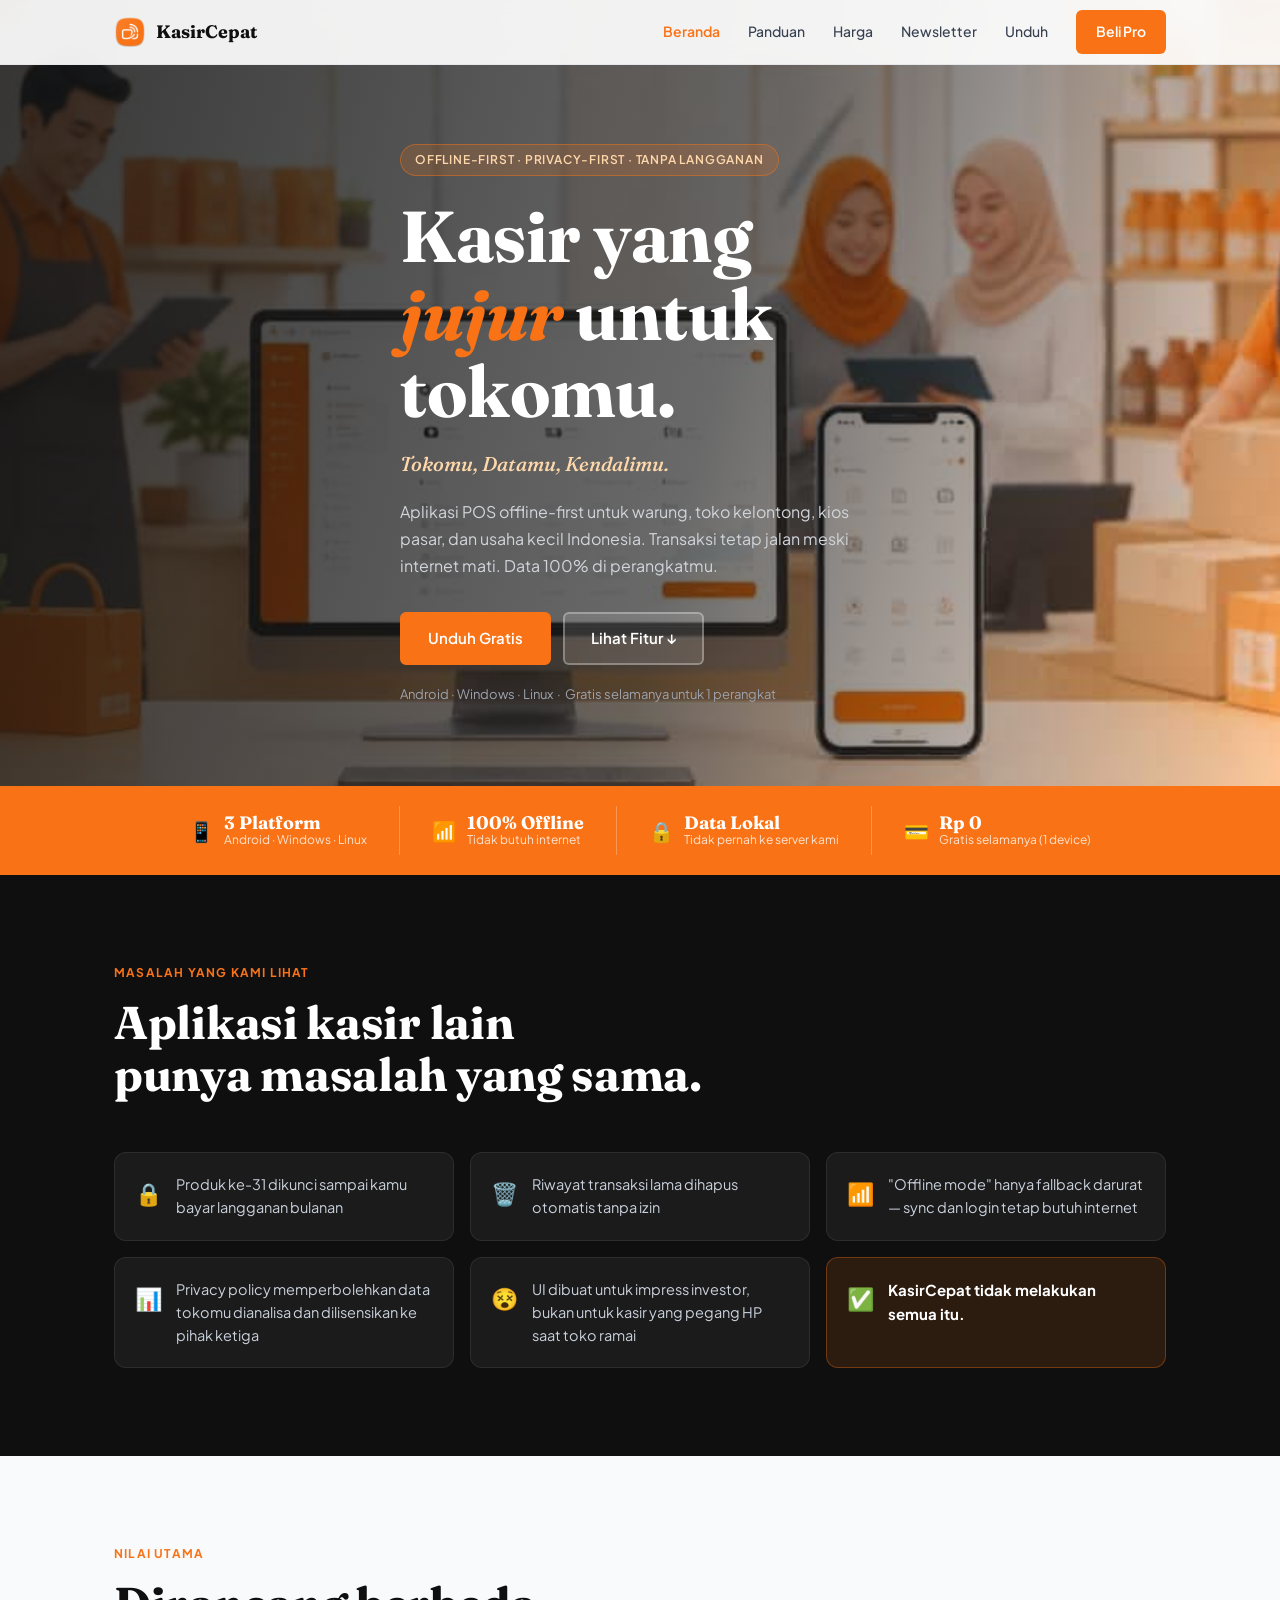
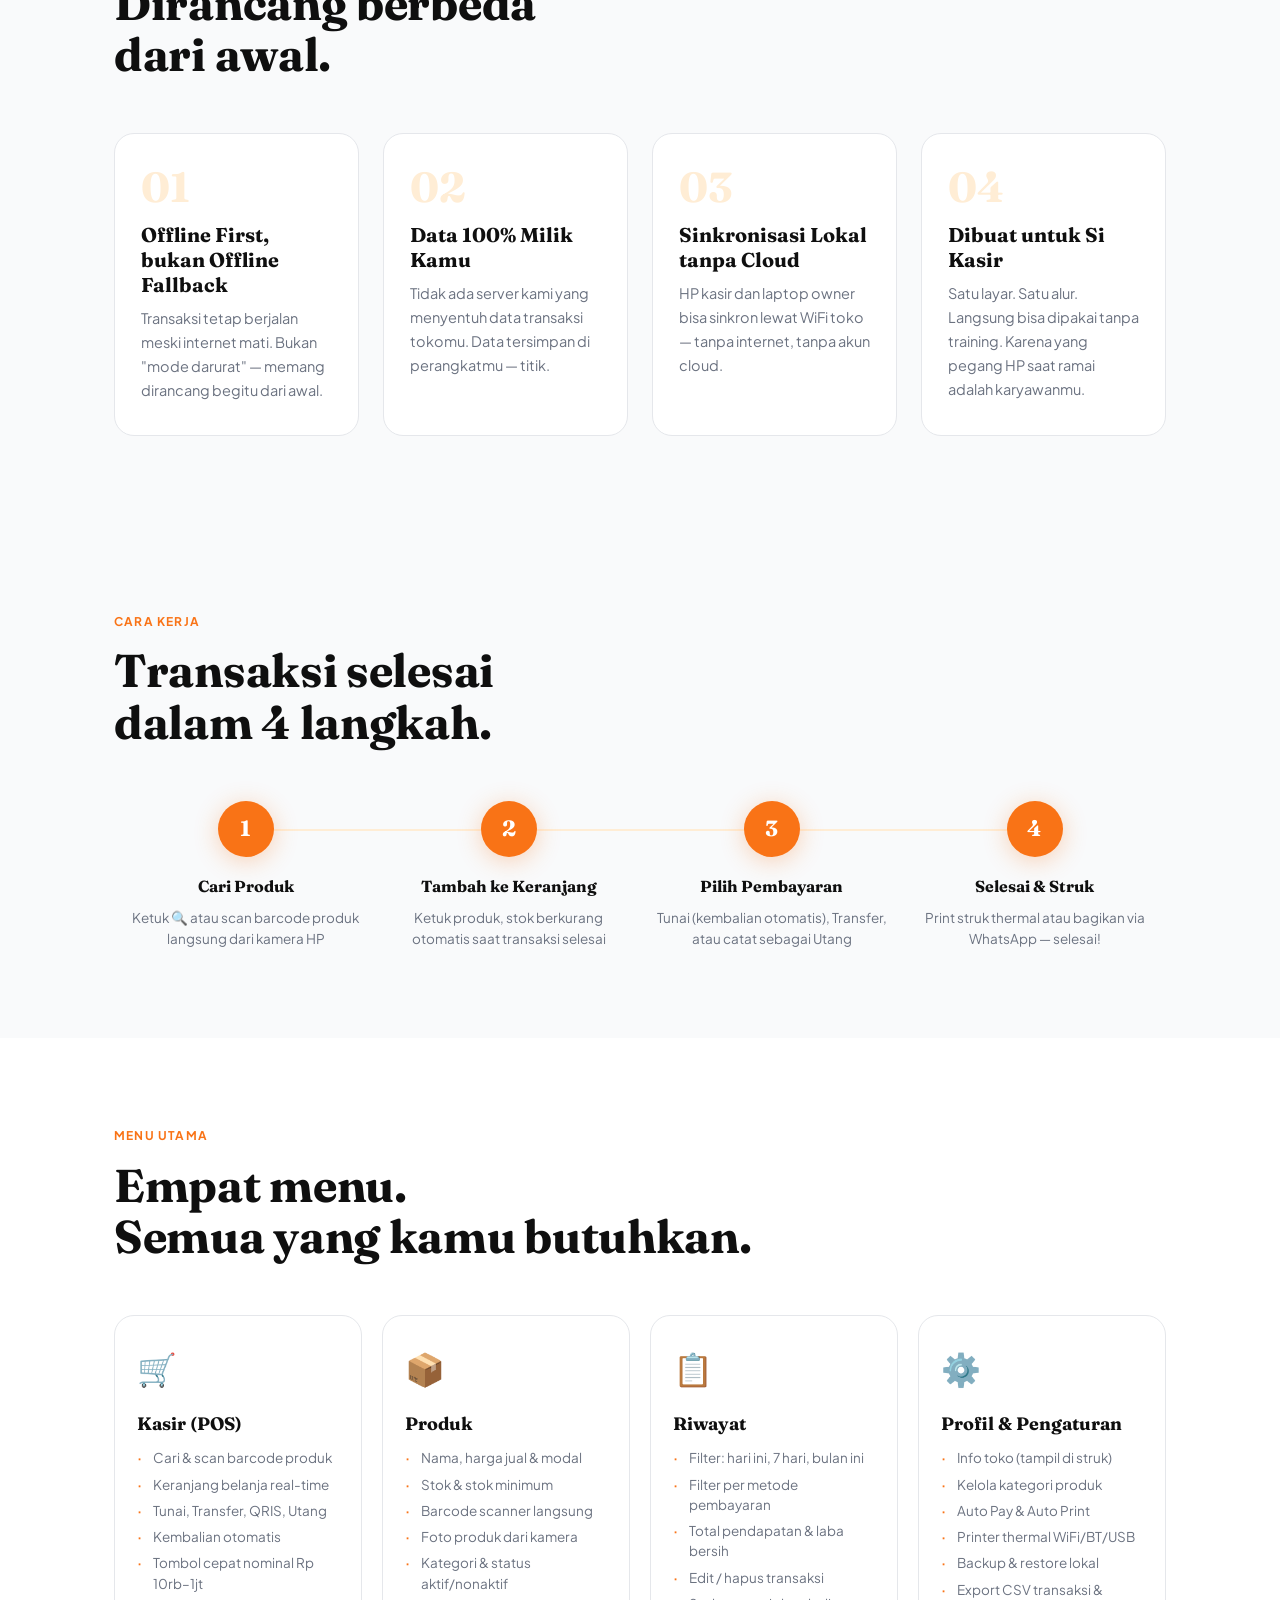
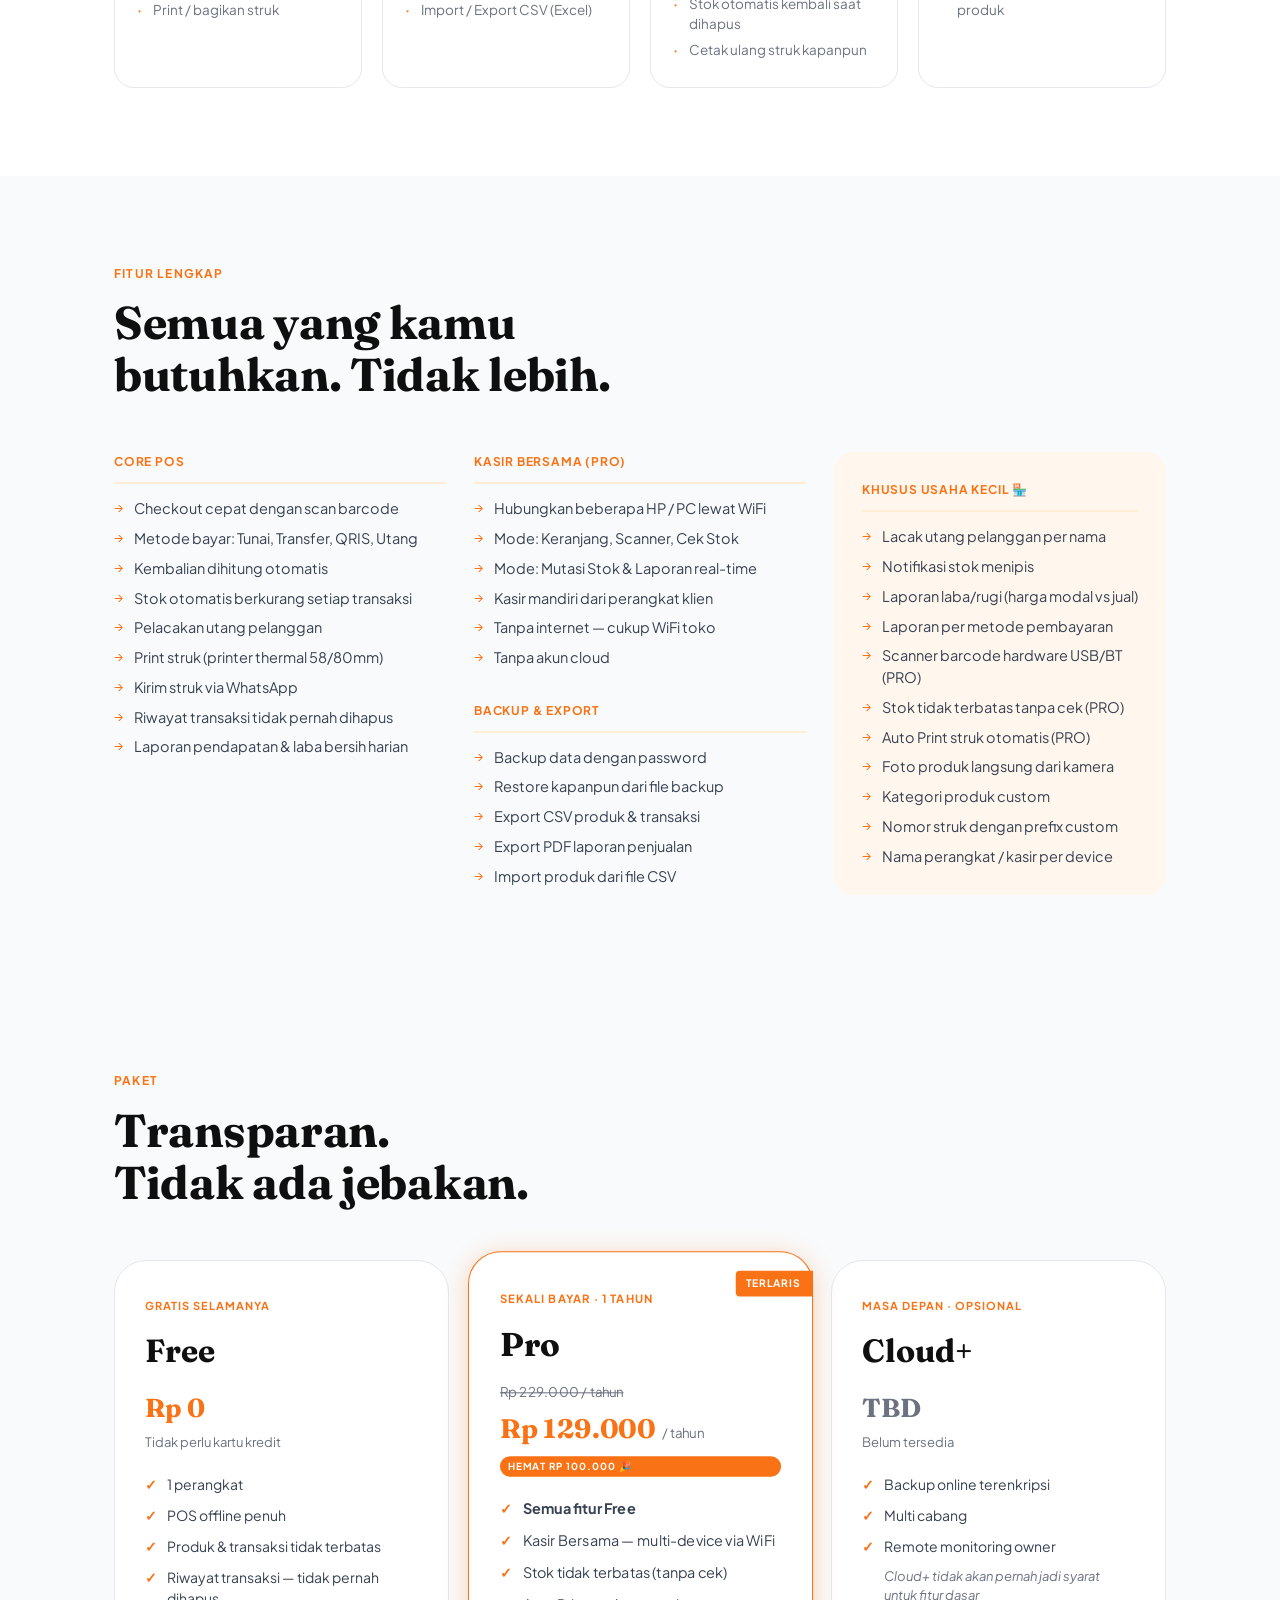
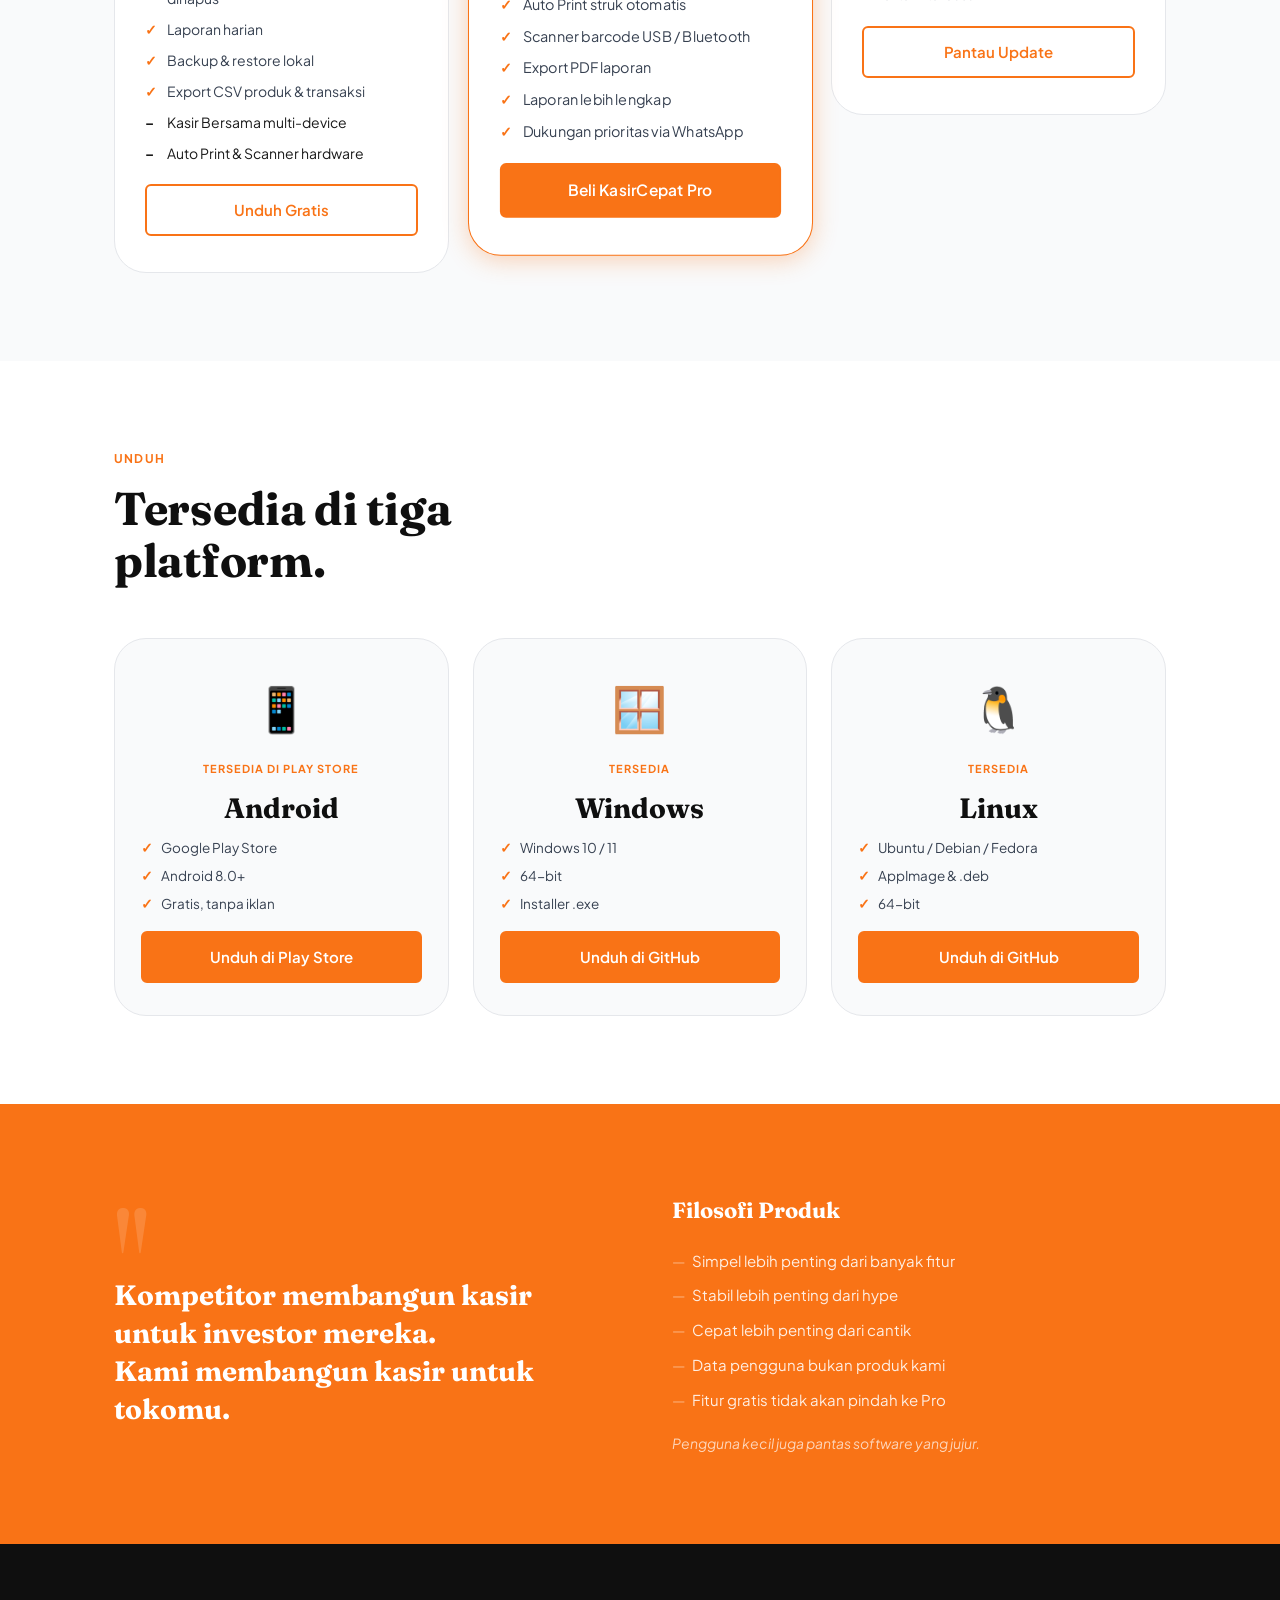
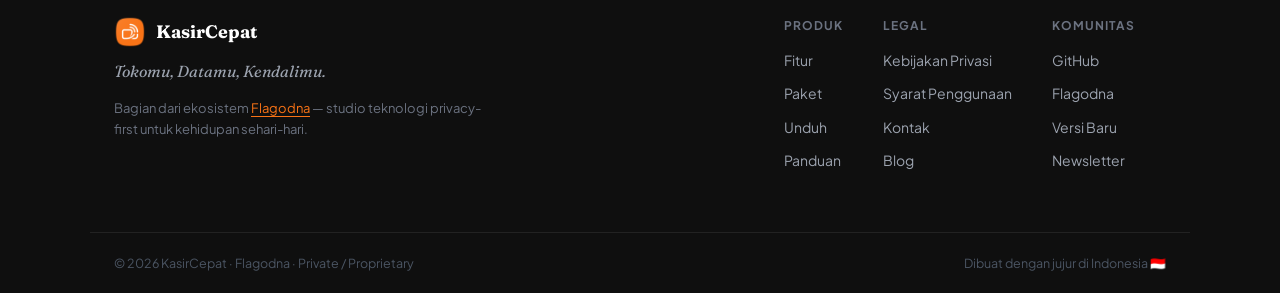
<file: index.html>
<head>
    <meta charset="UTF-8" />
    <meta name="viewport" content="width=device-width, initial-scale=1.0" />
    <title>KasirCepat — Tokomu, Datamu, Kendalimu</title>
    <meta
      name="description"
      content="Aplikasi kasir offline-first untuk warung, toko kelontong, kios pasar, dan usaha kecil Indonesia. Data 100% milik kamu."
    />
    <meta property="og:title" content="KasirCepat" />
    <meta
      property="og:description"
      content="Aplikasi kasir offline-first untuk warung, toko kelontong, kios pasar, dan usaha kecil Indonesia. Data 100% milik kamu."
    />
    <link
      rel="sitemap"
      type="application/xml"
      href="https://flagodna.com/kasir-cepat/sitemap.xml"
    />
    <link
      rel="icon"
      type="image/png"
      href="https://flagodna-developer.github.io/kasir-cepat/assets/icon/kasir-cepat.png"
    />
    <meta
      property="og:image"
      content="https://flagodna-developer.github.io/kasir-cepat/assets/images/banner.jpg"
    />
    <link rel="stylesheet" href="assets/css/home.css" />
    <link rel="preconnect" href="https://fonts.googleapis.com" />
    <link rel="preconnect" href="https://fonts.gstatic.com" crossorigin />
    <link
      href="https://fonts.googleapis.com/css2?family=Plus+Jakarta+Sans:wght@400;500;600;700;800&family=Fraunces:ital,opsz,wght@0,9..144,700;1,9..144,500&display=swap"
      rel="stylesheet"
    />

    <script type="application/ld+json">
{
  "@context": "https://schema.org",
  "@graph": [
    {
      "@type": "Organization",
      "@id": "https://flagodna.com/#organization",
      "name": "FlagoDNA",
      "url": "https://flagodna.com",
      "logo": {
        "@type": "ImageObject",
        "url": "https://flagodna-developer.github.io/data/icon/flagodna/flagodna_32.jpg"
      }
    },
    {
      "@type": "Person",
      "@id": "https://www.wikidata.org/wiki/Q138566666",
      "name": "Cahyanudien Aziz Saputra",
      "alternateName": [
        "Cahyanudien",
        "Introversoul"
      ],
      "url": "https://www.cahyanudien.site",
      "image": "https://avatars.githubusercontent.com/cas8398",
      "sameAs": [
        "https://github.com/cas8398",
        "https://linkedin.com/in/cahyanudien",
        "https://x.com/cas8398",
        "https://www.wikidata.org/wiki/Q138566666"
      ]
    },
    {
      "@type": "WebSite",
      "@id": "https://flagodna.com/kasir-cepat/#website",
      "url": "https://flagodna.com/kasir-cepat/",
      "name": "KasirCepat",
      "publisher": {
        "@id": "https://flagodna.com/#organization"
      },
      "inLanguage": "id-ID"
    },
    {
      "@type": "WebPage",
      "@id": "https://flagodna.com/kasir-cepat/#webpage",
      "url": "https://flagodna.com/kasir-cepat/",
      "name": "KasirCepat - Aplikasi Kasir Offline untuk UMKM Indonesia",
      "description": "Aplikasi kasir offline-first untuk warung, toko kelontong, kios pasar, dan UMKM Indonesia.",
      "isPartOf": {
        "@id": "https://flagodna.com/kasir-cepat/#website"
      },
      "about": {
        "@id": "https://flagodna.com/kasir-cepat/#app"
      },
      "inLanguage": "id-ID"
    },
    {
      "@type": "SoftwareApplication",
      "@id": "https://flagodna.com/kasir-cepat/#app",
      "name": "KasirCepat",
      "url": "https://flagodna.com/kasir-cepat/",
      "image": "https://flagodna.com/kasir-cepat/assets/icon/kasir-cepat.png",
      "applicationCategory": "BusinessApplication",
      "applicationSubCategory": "PointOfSale",
      "operatingSystem": [
        "Android",
        "Windows",
        "Linux"
      ],
      "description": "Aplikasi kasir offline-first untuk warung, toko kelontong, kios pasar, dan UMKM Indonesia. Kelola penjualan, stok barang, laporan, pelanggan, dan transaksi dalam satu aplikasi.",
      "author": {
        "@id": "https://www.wikidata.org/wiki/Q138566666"
      },
      "creator": {
        "@id": "https://www.wikidata.org/wiki/Q138566666"
      },
      "publisher": {
        "@id": "https://flagodna.com/#organization"
      },
      "installUrl": "https://play.google.com/store/apps/details?id=com.flagodna.kasircepat",
      "sameAs": [
        "https://flagodna.com/kasir-cepat/blog/",
        "https://www.instagram.com/kasircepat.app/",
        "https://www.tiktok.com/@kasircepat.app",
        "https://www.youtube.com/@kasircepat"
      ],
      "keywords": [
        "aplikasi kasir",
        "POS Android",
        "kasir offline",
        "point of sale",
        "manajemen stok",
        "stok barang",
        "UMKM Indonesia",
        "warung",
        "toko kelontong"
      ],
      "offers": {
        "@type": "Offer",
        "price": "0",
        "priceCurrency": "USD"
      },
      "featureList": [
        "Offline-first POS system",
        "Product management with categories",
        "Sales history and daily reports",
        "Debt tracking for customers",
        "Local Wi-Fi synchronization",
        "Bluetooth printer support",
        "WhatsApp receipt sharing",
        "Export to CSV",
        "Export to PDF",
        "Barcode scanner support",
        "Stock management with alerts",
        "Import products from CSV"
      ]
    }
  ]
}
</script>
  </head>
<body>

<!-- ░░ NAV ░░ -->
<nav class="nav">
  <div class="nav-inner container">
    <a href="#" class="nav-logo">
      <img src="./assets/icon/kasir-cepat.png" alt="KasirCepat Logo" class="logo-image" onerror="this.style.display='none';this.nextElementSibling.style.display='flex'" />
      <span style="display:none;width:36px;height:36px;border-radius:9px;background:var(--orange);color:#fff;font-family:var(--font-display);font-weight:700;font-size:14px;align-items:center;justify-content:center">KC</span>
      <span class="logo-text">KasirCepat</span>
    </a>
    <div class="nav-links">
      <a href="#" style="color:var(--orange);font-weight:600">Beranda</a>
      <a href="./panduan/index.html">Panduan</a>
      <a href="./harga/index.html">Harga</a> 
      <a href="./newsletter/index.html">Newsletter</a>
      <a href="#download">Unduh</a>
      <a href="./beli/index.html" class="nav-cta btn" style="padding:8px 18px;font-size:14px">Beli Pro</a>
    </div>
  </div>
</nav>

<!-- ░░ HERO ░░ -->
<header class="hero">
  <div class="hero-banner">
    <img src="assets/images/banner.jpg" alt="KasirCepat Banner" class="banner-img" />
    <div class="banner-overlay"></div>
  </div>
  <div class="hero-content container">
    <div class="hero-badge">Offline-First · Privacy-First · Tanpa Langganan</div>
    <h1 class="hero-title">
      Kasir yang<br />
      <em>jujur</em> untuk<br />
      tokomu.
    </h1>
    <p class="hero-tagline">Tokomu, Datamu, Kendalimu.</p>
    <p class="hero-sub">
      Aplikasi POS offline-first untuk warung, toko kelontong, kios pasar, dan usaha kecil Indonesia.
      Transaksi tetap jalan meski internet mati. Data 100% di perangkatmu.
    </p>
    <div class="hero-actions">
      <a href="#download" class="btn btn-primary">Unduh Gratis</a>
      <a href="#fitur" class="btn btn-ghost">Lihat Fitur ↓</a>
    </div>
    <p class="hero-note">Android · Windows · Linux &nbsp;·&nbsp; Gratis selamanya untuk 1 perangkat</p>
  </div>
</header>

<!-- ░░ STAT STRIP ░░ -->
<div class="stat-strip">
  <div class="container stat-inner">
    <div class="stat-item">
      <span class="stat-icon">📱</span>
      <div><div class="stat-val">3 Platform</div><div class="stat-desc">Android · Windows · Linux</div></div>
    </div>
    <div class="stat-item">
      <span class="stat-icon">📶</span>
      <div><div class="stat-val">100% Offline</div><div class="stat-desc">Tidak butuh internet</div></div>
    </div>
    <div class="stat-item">
      <span class="stat-icon">🔒</span>
      <div><div class="stat-val">Data Lokal</div><div class="stat-desc">Tidak pernah ke server kami</div></div>
    </div>
    <div class="stat-item">
      <span class="stat-icon">💳</span>
      <div><div class="stat-val">Rp 0</div><div class="stat-desc">Gratis selamanya (1 device)</div></div>
    </div>
  </div>
</div>

<!-- ░░ PROBLEMS ░░ -->
<section class="section problems">
  <div class="container">
    <div class="section-label">Masalah yang Kami Lihat</div>
    <h2 class="section-title">Aplikasi kasir lain<br />punya masalah yang sama.</h2>
    <div class="problems-grid">
      <div class="problem-item">
        <span class="problem-icon">🔒</span>
        <p>Produk ke-31 dikunci sampai kamu bayar langganan bulanan</p>
      </div>
      <div class="problem-item">
        <span class="problem-icon">🗑️</span>
        <p>Riwayat transaksi lama dihapus otomatis tanpa izin</p>
      </div>
      <div class="problem-item">
        <span class="problem-icon">📶</span>
        <p>"Offline mode" hanya fallback darurat — sync dan login tetap butuh internet</p>
      </div>
      <div class="problem-item">
        <span class="problem-icon">📊</span>
        <p>Privacy policy memperbolehkan data tokomu dianalisa dan dilisensikan ke pihak ketiga</p>
      </div>
      <div class="problem-item">
        <span class="problem-icon">😵</span>
        <p>UI dibuat untuk impress investor, bukan untuk kasir yang pegang HP saat toko ramai</p>
      </div>
      <div class="problem-item problem-answer">
        <span class="problem-icon">✅</span>
        <p><strong>KasirCepat tidak melakukan semua itu.</strong></p>
      </div>
    </div>
  </div>
</section>

<!-- ░░ VALUES ░░ -->
<section class="section values">
  <div class="container">
    <div class="section-label">Nilai Utama</div>
    <h2 class="section-title">Dirancang berbeda<br />dari awal.</h2>
    <div class="values-grid">
      <div class="value-card">
        <div class="value-num">01</div>
        <h3>Offline First, bukan Offline Fallback</h3>
        <p>Transaksi tetap berjalan meski internet mati. Bukan "mode darurat" — memang dirancang begitu dari awal.</p>
      </div>
      <div class="value-card">
        <div class="value-num">02</div>
        <h3>Data 100% Milik Kamu</h3>
        <p>Tidak ada server kami yang menyentuh data transaksi tokomu. Data tersimpan di perangkatmu — titik.</p>
      </div>
      <div class="value-card">
        <div class="value-num">03</div>
        <h3>Sinkronisasi Lokal tanpa Cloud</h3>
        <p>HP kasir dan laptop owner bisa sinkron lewat WiFi toko — tanpa internet, tanpa akun cloud.</p>
      </div>
      <div class="value-card">
        <div class="value-num">04</div>
        <h3>Dibuat untuk Si Kasir</h3>
        <p>Satu layar. Satu alur. Langsung bisa dipakai tanpa training. Karena yang pegang HP saat ramai adalah karyawanmu.</p>
      </div>
    </div>
  </div>
</section>

<!-- ░░ HOW IT WORKS ░░ -->
<section class="section how">
  <div class="container">
    <div class="section-label">Cara Kerja</div>
    <h2 class="section-title">Transaksi selesai<br />dalam 4 langkah.</h2>
    <div class="how-steps">
      <div class="how-step">
        <div class="how-step-num">1</div>
        <h4>Cari Produk</h4>
        <p>Ketuk 🔍 atau scan barcode produk langsung dari kamera HP</p>
      </div>
      <div class="how-step">
        <div class="how-step-num">2</div>
        <h4>Tambah ke Keranjang</h4>
        <p>Ketuk produk, stok berkurang otomatis saat transaksi selesai</p>
      </div>
      <div class="how-step">
        <div class="how-step-num">3</div>
        <h4>Pilih Pembayaran</h4>
        <p>Tunai (kembalian otomatis), Transfer, atau catat sebagai Utang</p>
      </div>
      <div class="how-step">
        <div class="how-step-num">4</div>
        <h4>Selesai &amp; Struk</h4>
        <p>Print struk thermal atau bagikan via WhatsApp — selesai!</p>
      </div>
    </div>
  </div>
</section>

<!-- ░░ MENU HIGHLIGHTS ░░ -->
<section class="section menus" id="fitur">
  <div class="container">
    <div class="section-label">Menu Utama</div>
    <h2 class="section-title">Empat menu.<br />Semua yang kamu butuhkan.</h2>
    <div class="menu-grid">
      <div class="menu-card">
        <div class="menu-card-icon">🛒</div>
        <h3>Kasir (POS)</h3>
        <ul>
          <li>Cari &amp; scan barcode produk</li>
          <li>Keranjang belanja real-time</li>
          <li>Tunai, Transfer, QRIS, Utang</li>
          <li>Kembalian otomatis</li>
          <li>Tombol cepat nominal Rp 10rb–1jt</li>
          <li>Print / bagikan struk</li>
        </ul>
      </div>
      <div class="menu-card">
        <div class="menu-card-icon">📦</div>
        <h3>Produk</h3>
        <ul>
          <li>Nama, harga jual &amp; modal</li>
          <li>Stok &amp; stok minimum</li>
          <li>Barcode scanner langsung</li>
          <li>Foto produk dari kamera</li>
          <li>Kategori &amp; status aktif/nonaktif</li>
          <li>Import / Export CSV (Excel)</li>
        </ul>
      </div>
      <div class="menu-card">
        <div class="menu-card-icon">📋</div>
        <h3>Riwayat</h3>
        <ul>
          <li>Filter: hari ini, 7 hari, bulan ini</li>
          <li>Filter per metode pembayaran</li>
          <li>Total pendapatan &amp; laba bersih</li>
          <li>Edit / hapus transaksi</li>
          <li>Stok otomatis kembali saat dihapus</li>
          <li>Cetak ulang struk kapanpun</li>
        </ul>
      </div>
      <div class="menu-card">
        <div class="menu-card-icon">⚙️</div>
        <h3>Profil &amp; Pengaturan</h3>
        <ul>
          <li>Info toko (tampil di struk)</li>
          <li>Kelola kategori produk</li>
          <li>Auto Pay &amp; Auto Print</li>
          <li>Printer thermal WiFi/BT/USB</li>
          <li>Backup &amp; restore lokal</li>
          <li>Export CSV transaksi &amp; produk</li>
        </ul>
      </div>
    </div>
  </div>
</section>

<!-- ░░ FEATURES DETAIL ░░ -->
<section class="section features" style="background:var(--gray-100)">
  <div class="container">
    <div class="section-label">Fitur Lengkap</div>
    <h2 class="section-title">Semua yang kamu<br />butuhkan. Tidak lebih.</h2>
    <div class="features-cols">
      <div>
        <h4 class="feature-col-title">Core POS</h4>
        <ul class="feature-list">
          <li>Checkout cepat dengan scan barcode</li>
          <li>Metode bayar: Tunai, Transfer, QRIS, Utang</li>
          <li>Kembalian dihitung otomatis</li>
          <li>Stok otomatis berkurang setiap transaksi</li>
          <li>Pelacakan utang pelanggan</li>
          <li>Print struk (printer thermal 58/80mm)</li>
          <li>Kirim struk via WhatsApp</li>
          <li>Riwayat transaksi tidak pernah dihapus</li>
          <li>Laporan pendapatan &amp; laba bersih harian</li>
        </ul>
      </div>
      <div>
        <h4 class="feature-col-title">Kasir Bersama (PRO)</h4>
        <ul class="feature-list">
          <li>Hubungkan beberapa HP / PC lewat WiFi</li>
          <li>Mode: Keranjang, Scanner, Cek Stok</li>
          <li>Mode: Mutasi Stok &amp; Laporan real-time</li>
          <li>Kasir mandiri dari perangkat klien</li>
          <li>Tanpa internet — cukup WiFi toko</li>
          <li>Tanpa akun cloud</li>
        </ul>
        <h4 class="feature-col-title" style="margin-top:2rem">Backup &amp; Export</h4>
        <ul class="feature-list">
          <li>Backup data dengan password</li>
          <li>Restore kapanpun dari file backup</li>
          <li>Export CSV produk &amp; transaksi</li>
          <li>Export PDF laporan penjualan</li>
          <li>Import produk dari file CSV</li>
        </ul>
      </div>
      <div class="feature-unique">
        <h4 class="feature-col-title">Khusus Usaha Kecil 🏪</h4>
        <ul class="feature-list">
          <li>Lacak utang pelanggan per nama</li>
          <li>Notifikasi stok menipis</li>
          <li>Laporan laba/rugi (harga modal vs jual)</li>
          <li>Laporan per metode pembayaran</li>
          <li>Scanner barcode hardware USB/BT (PRO)</li>
          <li>Stok tidak terbatas tanpa cek (PRO)</li>
          <li>Auto Print struk otomatis (PRO)</li>
          <li>Foto produk langsung dari kamera</li>
          <li>Kategori produk custom</li>
          <li>Nomor struk dengan prefix custom</li>
          <li>Nama perangkat / kasir per device</li>
        </ul>
      </div>
    </div>
  </div>
</section>

<!-- ░░ PRICING ░░ -->
<section class="section pricing" id="paket">
  <div class="container">
    <div class="section-label">Paket</div>
    <h2 class="section-title">Transparan.<br />Tidak ada jebakan.</h2>
    <div class="pricing-grid">

      <!-- FREE -->
      <div class="pricing-card">
        <div class="pricing-badge">Gratis Selamanya</div>
        <h3 class="pricing-name">Free</h3>
        <div class="pricing-price-wrap">
          <div class="pricing-price">Rp 0</div>
          <div class="pricing-period">Tidak perlu kartu kredit</div>
        </div>
        <ul class="pricing-features">
          <li>1 perangkat</li>
          <li>POS offline penuh</li>
          <li>Produk &amp; transaksi tidak terbatas</li>
          <li>Riwayat transaksi — tidak pernah dihapus</li>
          <li>Laporan harian</li>
          <li>Backup &amp; restore lokal</li>
          <li>Export CSV produk &amp; transaksi</li>
          <li class="pricing-na">Kasir Bersama multi-device</li>
          <li class="pricing-na">Auto Print &amp; Scanner hardware</li>
        </ul>
        <a href="#download" class="btn btn-outline">Unduh Gratis</a>
      </div>

      <!-- PRO -->
      <div class="pricing-card pricing-featured">
        <div style="position:absolute;top:18px;right:-1px;background:var(--orange);color:#fff;font-size:10px;font-weight:700;letter-spacing:.8px;text-transform:uppercase;padding:4px 12px 4px 10px;border-radius:4px 0 0 4px">TERLARIS</div>
        <div class="pricing-badge">Sekali Bayar · 1 Tahun</div>
        <h3 class="pricing-name">Pro</h3>
        <div class="pricing-price-wrap">
          <div class="pricing-price-original">Rp 229.000 / tahun</div>
          <div style="display:flex;align-items:baseline;gap:6px">
            <div class="pricing-price">Rp 129.000</div>
            <div class="pricing-period">/ tahun</div>
          </div>
          <span class="pricing-save">Hemat Rp 100.000 🎉</span>
        </div>
        <ul class="pricing-features">
          <li><strong>Semua fitur Free</strong></li>
          <li>Kasir Bersama — multi-device via WiFi</li>
          <li>Stok tidak terbatas (tanpa cek)</li>
          <li>Auto Print struk otomatis</li>
          <li>Scanner barcode USB / Bluetooth</li>
          <li>Export PDF laporan</li>
          <li>Laporan lebih lengkap</li>
          <li>Dukungan prioritas via WhatsApp</li>
        </ul>
        <a href="./beli/index.html" class="btn btn-primary">Beli KasirCepat Pro</a>
      </div>

      <!-- CLOUD+ -->
      <div class="pricing-card">
        <div class="pricing-badge">Masa Depan · Opsional</div>
        <h3 class="pricing-name">Cloud+</h3>
        <div class="pricing-price-wrap">
          <div class="pricing-price" style="color:var(--gray-500)">TBD</div>
          <div class="pricing-period">Belum tersedia</div>
        </div>
        <ul class="pricing-features">
          <li>Backup online terenkripsi</li>
          <li>Multi cabang</li>
          <li>Remote monitoring owner</li>
          <li class="pricing-note">Cloud+ tidak akan pernah jadi syarat untuk fitur dasar</li>
        </ul>
        <a href="https://github.com/Flagodna-Developer/kasir-cepat/releases" target="_blank" class="btn btn-outline">Pantau Update</a>
      </div>

    </div>
  </div>
</section>

<!-- ░░ DOWNLOAD ░░ -->
<section class="section download" id="download">
  <div class="container">
    <div class="section-label">Unduh</div>
    <h2 class="section-title">Tersedia di tiga<br />platform.</h2>
    <div class="download-grid">
      <div class="download-card">
        <div class="download-icon">📱</div>
        <div class="download-badge">Tersedia di Play Store</div>
        <h3 class="download-name">Android</h3>
        <ul class="download-specs">
          <li>Google Play Store</li>
          <li>Android 8.0+</li>
          <li>Gratis, tanpa iklan</li>
        </ul>
        <a href="https://play.google.com/store/apps/details?id=com.flagodna.kasircepat" target="_blank" rel="noopener" class="btn btn-primary" style="width:100%;justify-content:center">Unduh di Play Store</a>
      </div>
      <div class="download-card">
        <div class="download-icon">🪟</div>
        <div class="download-badge">Tersedia</div>
        <h3 class="download-name">Windows</h3>
        <ul class="download-specs">
          <li>Windows 10 / 11</li>
          <li>64-bit</li>
          <li>Installer .exe</li>
        </ul>
        <a href="https://github.com/Flagodna-Developer/kasir-cepat/releases" target="_blank" rel="noopener" class="btn btn-primary" style="width:100%;justify-content:center">Unduh di GitHub</a>
      </div>
      <div class="download-card">
        <div class="download-icon">🐧</div>
        <div class="download-badge">Tersedia</div>
        <h3 class="download-name">Linux</h3>
        <ul class="download-specs">
          <li>Ubuntu / Debian / Fedora</li>
          <li>AppImage &amp; .deb</li>
          <li>64-bit</li>
        </ul>
        <a href="https://github.com/Flagodna-Developer/kasir-cepat/releases" target="_blank" rel="noopener" class="btn btn-primary" style="width:100%;justify-content:center">Unduh di GitHub</a>
      </div>
    </div>
  </div>
</section>

<!-- ░░ PROMISE ░░ -->
<section class="section promise">
  <div class="container promise-inner">
    <div class="promise-quote">
      <span class="quote-mark">"</span>
      <blockquote>Kompetitor membangun kasir untuk investor mereka.<br />Kami membangun kasir untuk tokomu.</blockquote>
    </div>
    <div class="promise-text">
      <h3>Filosofi Produk</h3>
      <ul class="philosophy-list">
        <li>Simpel lebih penting dari banyak fitur</li>
        <li>Stabil lebih penting dari hype</li>
        <li>Cepat lebih penting dari cantik</li>
        <li>Data pengguna bukan produk kami</li>
        <li>Fitur gratis tidak akan pindah ke Pro</li>
      </ul>
      <p class="philosophy-close">Pengguna kecil juga pantas software yang jujur.</p>
    </div>
  </div>
</section>

<!-- ░░ FOOTER ░░ -->
<footer class="footer">
  <div class="container footer-inner">
    <div class="footer-brand">
      <a href="/" class="nav-logo">
        <img src="assets/icon/kasir-cepat.png" alt="KasirCepat Logo" class="logo-image" onerror="this.style.display='none'" />
        <span class="logo-text">KasirCepat</span>
      </a>
      <p class="footer-tagline">Tokomu, Datamu, Kendalimu.</p>
      <p class="footer-flagodna">Bagian dari ekosistem <a href="https://flagodna.com" target="_blank" rel="noopener">Flagodna</a> — studio teknologi privacy-first untuk kehidupan sehari-hari.</p>
    </div>
    <div class="footer-links">
      <div class="footer-col">
        <h5>Produk</h5>
        <a href="#fitur">Fitur</a>
        <a href="#paket">Paket</a>
        <a href="#download">Unduh</a>
        <a href="./panduan/index.html">Panduan</a>
      </div>
      <div class="footer-col">
        <h5>Legal</h5>
        <a href="./documents/kebijakan-privasi/index.html">Kebijakan Privasi</a>
        <a href="./documents/syarat-penggunaan/index.html">Syarat Penggunaan</a>
        <a href="./documents/kontak/index.html">Kontak</a>
        <a href="https://flagodna.com/kasir-cepat/blog/" target="_blank">Blog</a>
      </div>
      <div class="footer-col">
        <h5>Komunitas</h5>
        <a href="https://github.com/Flagodna-Developer/kasir-cepat" target="_blank" rel="noopener">GitHub</a>
        <a href="https://flagodna.com" target="_blank" rel="noopener">Flagodna</a>
        <a href="./versi-baru/index.html">Versi Baru</a>
        <a href="./newsletter/index.html">Newsletter</a>
      </div>
    </div>
  </div>
  <div class="footer-bottom container">
    <p>© 2026 KasirCepat · Flagodna · Private / Proprietary</p>
    <p>Dibuat dengan jujur di Indonesia 🇮🇩</p>
  </div>
</footer>

</body>
</html>
</file>
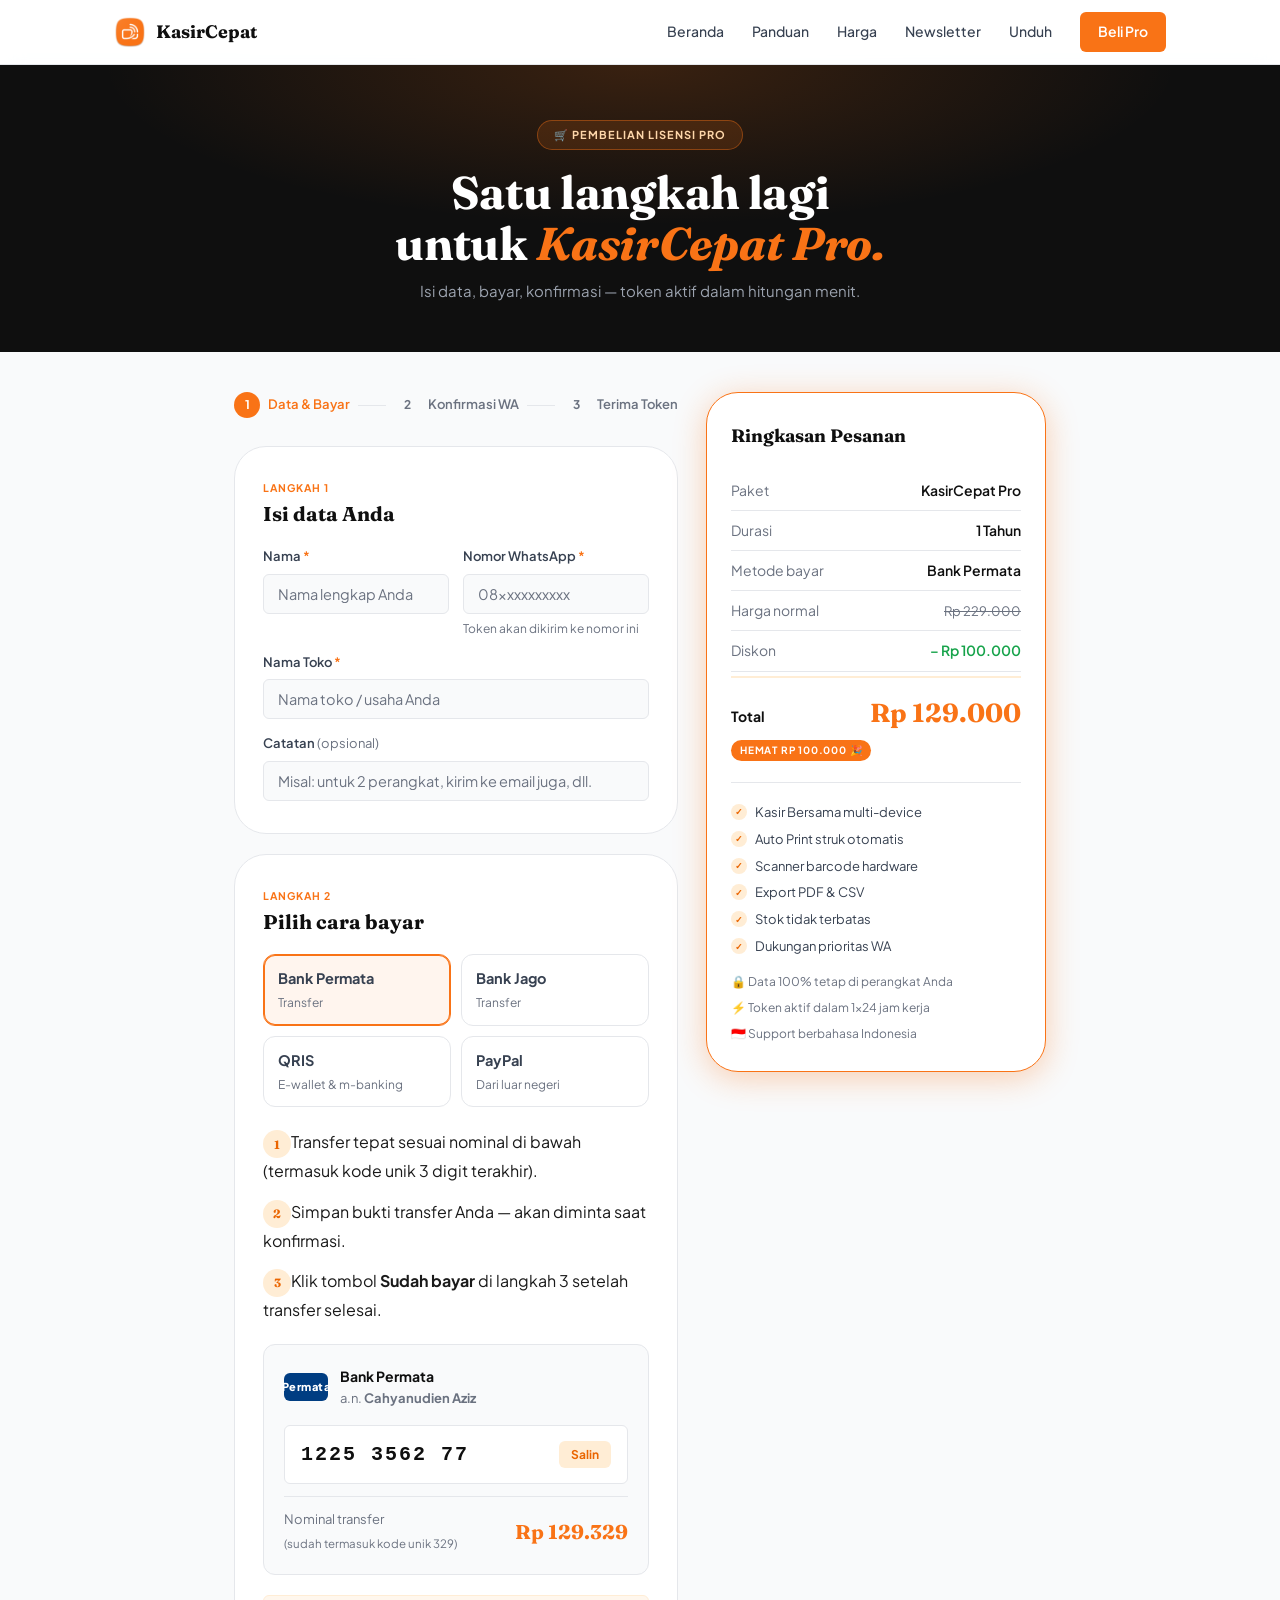
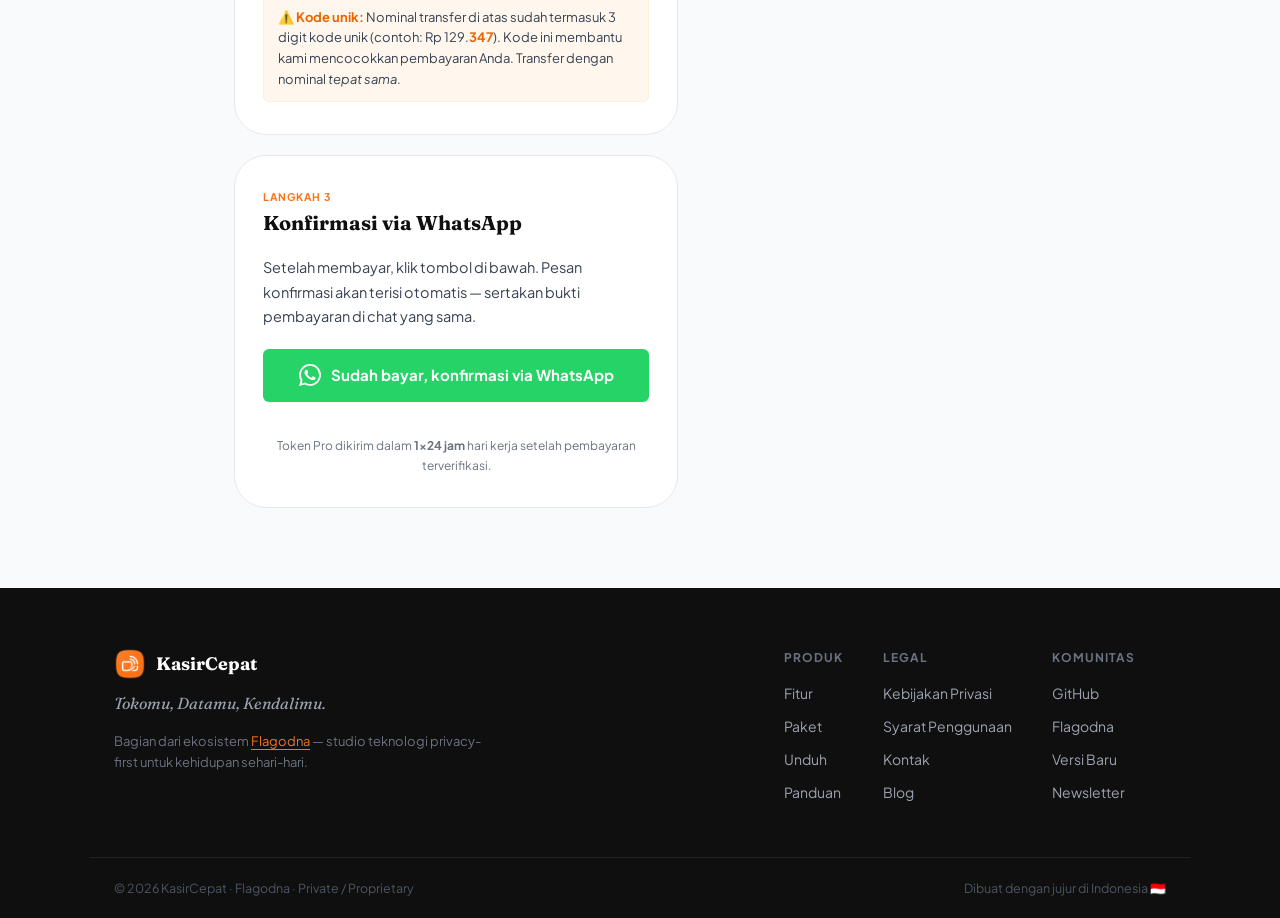
<file: beli/index.html>
<!DOCTYPE html>
<html lang="id">
  <head>
    <meta charset="UTF-8" />
    <meta name="viewport" content="width=device-width, initial-scale=1.0" />
    <title>Beli Pro — KasirCepat</title>
    <link rel="preconnect" href="https://fonts.googleapis.com" />
    <link rel="preconnect" href="https://fonts.gstatic.com" crossorigin />
    <link
      href="https://fonts.googleapis.com/css2?family=Fraunces:ital,wght@0,400;0,700;1,400;1,700&family=Plus+Jakarta+Sans:wght@400;500;600;700&display=swap"
      rel="stylesheet"
    />
    <link
      rel="icon"
      type="image/png"
      href="https://flagodna-developer.github.io/kasir-cepat/assets/icon/kasir-cepat.png"
    />
    <!-- CSS pemilih metode pembayaran (.pay-*) ada di bagian bawah buy.css -->
    <link rel="stylesheet" href="../assets/css/buy.css" />
  </head>
  <body>
    <!-- ░░ NAV ░░ -->
    <nav class="nav">
      <div class="container nav-inner">
        <a href="../index.html" class="nav-logo">
          <img
            src="https://flagodna-developer.github.io/kasir-cepat/assets/icon/kasir-cepat.png"
            alt="KasirCepat"
            class="logo-image"
            onerror="this.style.display='none';this.nextElementSibling.style.display='inline-flex'"
          />
          <span class="logo-mark" style="display: none">KC</span>
          <span class="logo-text">KasirCepat</span>
        </a>
        <div class="nav-links">
          <a href="../index.html">Beranda</a>
          <a href="../panduan/index.html">Panduan</a>
          <a href="../harga/index.html">Harga</a>
          <a href="../newsletter/index.html">Newsletter</a>
          <a href="../index.html#download">Unduh</a>
          <a href="#" class="nav-cta" style="padding: 8px 18px; font-size: 14px"
            >Beli Pro</a
          >
        </div>
      </div>
    </nav>

    <div class="page">
      <!-- ░░ HERO ░░ -->
      <div class="checkout-hero">
        <div class="container">
          <span class="checkout-hero-badge">🛒 Pembelian Lisensi Pro</span>
          <h1>Satu langkah lagi<br />untuk <em>KasirCepat Pro.</em></h1>
          <p>Isi data, bayar, konfirmasi — token aktif dalam hitungan menit.</p>
        </div>
      </div>

      <!-- ░░ CHECKOUT LAYOUT ░░ -->
      <div class="checkout-layout">
        <!-- ── LEFT: Main form ── -->
        <div>
          <!-- Steps -->
          <div class="steps">
            <div class="step active">
              <span class="step-num">1</span>Data &amp; Bayar
            </div>
            <div class="step-line"></div>
            <div class="step"><span class="step-num">2</span>Konfirmasi WA</div>
            <div class="step-line"></div>
            <div class="step"><span class="step-num">3</span>Terima Token</div>
          </div>

          <!-- ── LANGKAH 1: Data pembeli ── -->
          <div class="card" style="margin-bottom: 20px">
            <span class="card-label">Langkah 1</span>
            <div class="card-title">Isi data Anda</div>

            <div class="form-row">
              <div class="form-group" style="margin-bottom: 0">
                <label for="inputNama">Nama <span>*</span></label>
                <input
                  type="text"
                  class="form-control"
                  id="inputNama"
                  placeholder="Nama lengkap Anda"
                  autocomplete="name"
                />
              </div>
              <div class="form-group" style="margin-bottom: 0">
                <label for="inputWA">Nomor WhatsApp <span>*</span></label>
                <input
                  type="tel"
                  class="form-control"
                  id="inputWA"
                  placeholder="08xxxxxxxxxx"
                  autocomplete="tel"
                />
                <span class="form-hint">Token akan dikirim ke nomor ini</span>
              </div>
            </div>

            <div class="form-group">
              <label for="inputToko">Nama Toko <span>*</span></label>
              <input
                type="text"
                class="form-control"
                id="inputToko"
                placeholder="Nama toko / usaha Anda"
              />
            </div>

            <div class="form-group" style="margin-bottom: 0">
              <label for="inputCatatan"
                >Catatan
                <span style="color: var(--gray-500); font-weight: 400"
                  >(opsional)</span
                ></label
              >
              <input
                type="text"
                class="form-control"
                id="inputCatatan"
                placeholder="Misal: untuk 2 perangkat, kirim ke email juga, dll."
              />
            </div>
          </div>

          <!-- ── LANGKAH 2: Pilih metode & bayar ── -->
          <div class="card" style="margin-bottom: 20px">
            <span class="card-label">Langkah 2</span>
            <div class="card-title">Pilih cara bayar</div>

            <div class="pay-tabs" role="tablist" aria-label="Metode pembayaran">
              <button
                type="button"
                class="pay-tab"
                role="tab"
                id="tab-permata"
                data-method="permata"
                aria-selected="true"
                aria-controls="panel-permata"
              >
                <span class="pay-tab-name">Bank Permata</span>
                <span class="pay-tab-sub">Transfer</span>
              </button>
              <button
                type="button"
                class="pay-tab"
                role="tab"
                id="tab-jago"
                data-method="jago"
                aria-selected="false"
                aria-controls="panel-jago"
                tabindex="-1"
              >
                <span class="pay-tab-name">Bank Jago</span>
                <span class="pay-tab-sub">Transfer</span>
              </button>
              <button
                type="button"
                class="pay-tab"
                role="tab"
                id="tab-qris"
                data-method="qris"
                aria-selected="false"
                aria-controls="panel-qris"
                tabindex="-1"
              >
                <span class="pay-tab-name">QRIS</span>
                <span class="pay-tab-sub">E-wallet &amp; m-banking</span>
              </button>
              <button
                type="button"
                class="pay-tab"
                role="tab"
                id="tab-paypal"
                data-method="paypal"
                aria-selected="false"
                aria-controls="panel-paypal"
                tabindex="-1"
              >
                <span class="pay-tab-name">PayPal</span>
                <span class="pay-tab-sub">Dari luar negeri</span>
              </button>
            </div>

            <!-- Panel: Permata -->
            <div
              class="pay-panel"
              role="tabpanel"
              id="panel-permata"
              aria-labelledby="tab-permata"
            >
              <ul class="instr-list">
                <li>
                  <span class="instr-num">1</span>Transfer tepat sesuai nominal
                  di bawah (termasuk kode unik 3 digit terakhir).
                </li>
                <li>
                  <span class="instr-num">2</span>Simpan bukti transfer Anda —
                  akan diminta saat konfirmasi.
                </li>
                <li>
                  <span class="instr-num">3</span>Klik tombol
                  <strong>Sudah bayar</strong> di langkah 3 setelah transfer
                  selesai.
                </li>
              </ul>
              <div class="bank-card" data-bank="permata">
                <div class="bank-header">
                  <div class="bank-logo">Permata</div>
                  <div>
                    <div class="bank-name">Bank Permata</div>
                    <div class="bank-holder">
                      a.n. <strong data-field="holder"></strong>
                    </div>
                  </div>
                </div>
                <div class="bank-number-wrap">
                  <span class="bank-number" data-field="number"></span>
                  <button type="button" class="copy-btn" data-field="copy">
                    Salin
                  </button>
                </div>
                <div class="bank-amount-row">
                  <div>
                    <div class="bank-amount-label">Nominal transfer</div>
                    <div class="bank-amount-note" data-fill="unique"></div>
                  </div>
                  <div style="text-align: right">
                    <div class="bank-amount-value" data-fill="amount"></div>
                  </div>
                </div>
              </div>
              <div class="unique-notice">
                <strong>⚠️ Kode unik:</strong> Nominal transfer di atas sudah
                termasuk 3 digit kode unik (contoh: Rp
                129.<strong>347</strong>). Kode ini membantu kami mencocokkan
                pembayaran Anda. Transfer dengan nominal <em>tepat sama</em>.
              </div>
            </div>

            <!-- Panel: Jago -->
            <div
              class="pay-panel"
              role="tabpanel"
              id="panel-jago"
              aria-labelledby="tab-jago"
              hidden
            >
              <ul class="instr-list">
                <li>
                  <span class="instr-num">1</span>Transfer tepat sesuai nominal
                  di bawah (termasuk kode unik 3 digit terakhir).
                </li>
                <li>
                  <span class="instr-num">2</span>Simpan bukti transfer Anda —
                  akan diminta saat konfirmasi.
                </li>
                <li>
                  <span class="instr-num">3</span>Klik tombol
                  <strong>Sudah bayar</strong> di langkah 3 setelah transfer
                  selesai.
                </li>
              </ul>
              <div class="bank-card" data-bank="jago">
                <div class="bank-header">
                  <div class="bank-logo">Jago</div>
                  <div>
                    <div class="bank-name">Bank Jago</div>
                    <div class="bank-holder">
                      a.n. <strong data-field="holder"></strong>
                    </div>
                  </div>
                </div>
                <div class="bank-number-wrap">
                  <span class="bank-number" data-field="number"></span>
                  <button type="button" class="copy-btn" data-field="copy">
                    Salin
                  </button>
                </div>
                <div class="bank-amount-row">
                  <div>
                    <div class="bank-amount-label">Nominal transfer</div>
                    <div class="bank-amount-note" data-fill="unique"></div>
                  </div>
                  <div style="text-align: right">
                    <div class="bank-amount-value" data-fill="amount"></div>
                  </div>
                </div>
              </div>
              <div class="unique-notice">
                <strong>⚠️ Kode unik:</strong> Nominal transfer di atas sudah
                termasuk 3 digit kode unik (contoh: Rp
                129.<strong>347</strong>). Kode ini membantu kami mencocokkan
                pembayaran Anda. Transfer dengan nominal <em>tepat sama</em>.
              </div>
            </div>

            <!-- Panel: QRIS -->
            <div
              class="pay-panel"
              role="tabpanel"
              id="panel-qris"
              aria-labelledby="tab-qris"
              hidden
            >
              <ul class="instr-list">
                <li>
                  <span class="instr-num">1</span>Simpan atau screenshot gambar
                  QRIS di bawah ke galeri HP Anda.
                </li>
                <li>
                  <span class="instr-num">2</span>Buka aplikasi e-wallet atau
                  m-banking Anda (GoPay, OVO, Dana, ShopeePay, BCA, dll).
                </li>
                <li>
                  <span class="instr-num">3</span>Pilih menu Scan QR atau QRIS.
                </li>
                <li>
                  <span class="instr-num">4</span>Arahkan kamera ke kode QRIS di
                  bawah (atau pilih gambarnya dari galeri), lalu masukkan
                  nominal sesuai total di bawah.
                </li>
                <li>
                  <span class="instr-num">5</span>Selesaikan pembayaran, simpan
                  buktinya, lalu klik tombol <strong>Sudah bayar</strong> di
                  langkah 3.
                </li>
              </ul>

              <figure class="qris-box">
                <img
                  class="qris-img"
                  id="qrisImg"
                  src="https://cdn.flagodna.com/image/qr/donasi/qris-flagodna.jpeg"
                  alt="Kode QRIS atas nama FLAGODNA"
                  loading="lazy"
                />
                <figcaption class="qris-caption">
                  QRIS a.n. <strong>FLAGODNA</strong>
                </figcaption>
                <a
                  class="pay-link"
                  href="https://cdn.flagodna.com/image/qr/donasi/qris-flagodna.jpeg"
                  target="_blank"
                  rel="noopener"
                  >Buka gambar penuh</a
                >
              </figure>

              <div class="pay-amount">
                <div>
                  <div class="pay-amount-label">Nominal pembayaran</div>
                  <div class="pay-amount-note" data-fill="unique"></div>
                </div>
                <div class="pay-amount-value" data-fill="amount"></div>
              </div>

              <div class="unique-notice">
                <strong>⚠️ Periksa penerima:</strong> Sebelum membayar, pastikan
                nama penerima yang tampil di aplikasi Anda adalah
                <strong>FLAGODNA</strong>. Masukkan nominal yang
                <em>tepat sama</em>, termasuk kode unik.
              </div>
            </div>

            <!-- Panel: PayPal (tab ini disembunyikan otomatis jika CONFIG.paypal belum diisi) -->
            <div
              class="pay-panel"
              role="tabpanel"
              id="panel-paypal"
              aria-labelledby="tab-paypal"
              hidden
            >
              <ul class="instr-list">
                <li>
                  <span class="instr-num">1</span>Kirim pembayaran ke akun
                  PayPal di bawah dengan nominal yang tertera.
                </li>
                <li>
                  <span class="instr-num">2</span>Tulis nama toko Anda di
                  catatan pembayaran, lalu simpan bukti pembayarannya.
                </li>
                <li>
                  <span class="instr-num">3</span>Isi email PayPal Anda di
                  bawah, lalu klik tombol <strong>Sudah bayar</strong> di
                  langkah 3.
                </li>
              </ul>

              <div class="pay-recipient">
                <div>
                  <div class="pay-recipient-label">Kirim ke akun PayPal</div>
                  <div class="pay-recipient-value" id="paypalEmailText"></div>
                </div>
                <button type="button" class="copy-btn" id="paypalCopy">
                  Salin
                </button>
              </div>
              <a
                class="pay-link"
                id="paypalLink"
                href="#"
                target="_blank"
                rel="noopener"
                hidden
                >Buka halaman pembayaran PayPal</a
              >

              <div class="pay-amount" id="paypalAmountRow" hidden>
                <div>
                  <div class="pay-amount-label">Nominal pembayaran</div>
                  <div class="pay-amount-note">Setara dengan Rp 129.000</div>
                </div>
                <div class="pay-amount-value" id="paypalAmount"></div>
              </div>

              <div class="form-group">
                <label for="inputPaypalEmail"
                  >Email PayPal Anda <span>*</span></label
                >
                <input
                  type="email"
                  class="form-control"
                  id="inputPaypalEmail"
                  placeholder="email@paypal-anda.com"
                  autocomplete="email"
                />
                <span class="form-hint"
                  >Kami mencocokkan pembayaran lewat email ini. Kode unik tidak
                  dipakai untuk PayPal.</span
                >
              </div>
            </div>
          </div>

          <!-- ── LANGKAH 3: Konfirmasi WA ── -->
          <div class="card">
            <span class="card-label">Langkah 3</span>
            <div class="card-title">Konfirmasi via WhatsApp</div>
            <p
              style="
                font-size: 14.5px;
                color: var(--gray-700);
                line-height: 1.7;
                margin-bottom: 4px;
              "
            >
              Setelah membayar, klik tombol di bawah. Pesan konfirmasi akan
              terisi otomatis — sertakan bukti pembayaran di chat yang sama.
            </p>

            <a href="#" class="wa-btn" id="waBtn">
              <!-- WhatsApp SVG icon -->
              <svg
                class="wa-icon"
                viewBox="0 0 24 24"
                fill="white"
                xmlns="http://www.w3.org/2000/svg"
                aria-hidden="true"
              >
                <path
                  d="M17.472 14.382c-.297-.149-1.758-.867-2.03-.967-.273-.099-.471-.148-.67.15-.197.297-.767.966-.94 1.164-.173.199-.347.223-.644.075-.297-.15-1.255-.463-2.39-1.475-.883-.788-1.48-1.761-1.653-2.059-.173-.297-.018-.458.13-.606.134-.133.298-.347.446-.52.149-.174.198-.298.298-.497.099-.198.05-.371-.025-.52-.075-.149-.669-1.612-.916-2.207-.242-.579-.487-.5-.669-.51-.173-.008-.371-.01-.57-.01-.198 0-.52.074-.792.372-.272.297-1.04 1.016-1.04 2.479 0 1.462 1.065 2.875 1.213 3.074.149.198 2.096 3.2 5.077 4.487.709.306 1.262.489 1.694.625.712.227 1.36.195 1.871.118.571-.085 1.758-.719 2.006-1.413.248-.694.248-1.289.173-1.413-.074-.124-.272-.198-.57-.347m-5.421 7.403h-.004a9.87 9.87 0 01-5.031-1.378l-.361-.214-3.741.982.998-3.648-.235-.374a9.86 9.86 0 01-1.51-5.26c.001-5.45 4.436-9.884 9.888-9.884 2.64 0 5.122 1.03 6.988 2.898a9.825 9.825 0 012.893 6.994c-.003 5.45-4.437 9.884-9.885 9.884m8.413-18.297A11.815 11.815 0 0012.05 0C5.495 0 .16 5.335.157 11.892c0 2.096.547 4.142 1.588 5.945L.057 24l6.305-1.654a11.882 11.882 0 005.683 1.448h.005c6.554 0 11.89-5.335 11.893-11.893a11.821 11.821 0 00-3.48-8.413z"
                />
              </svg>
              Sudah bayar, konfirmasi via WhatsApp
            </a>
            <p class="wa-error" id="waError" role="alert"></p>
            <p
              style="
                font-size: 12px;
                color: var(--gray-500);
                margin-top: 4px;
                text-align: center;
              "
            >
              Token Pro dikirim dalam <strong>1×24 jam</strong> hari kerja
              setelah pembayaran terverifikasi.
            </p>
          </div>
        </div>

        <!-- ── RIGHT: Order summary ── -->
        <div>
          <div class="summary-card">
            <div class="summary-title">Ringkasan Pesanan</div>

            <div class="summary-item">
              <span class="summary-item-label">Paket</span>
              <span class="summary-item-val">KasirCepat Pro</span>
            </div>
            <div class="summary-item">
              <span class="summary-item-label">Durasi</span>
              <span class="summary-item-val">1 Tahun</span>
            </div>
            <div class="summary-item">
              <span class="summary-item-label">Metode bayar</span>
              <span class="summary-item-val" id="summaryMethod"
                >Bank Permata</span
              >
            </div>
            <div class="summary-item">
              <span class="summary-item-label">Harga normal</span>
              <span class="summary-strike">Rp 229.000</span>
            </div>
            <div class="summary-item">
              <span class="summary-item-label">Diskon</span>
              <span class="summary-item-val" style="color: var(--green)"
                >– Rp 100.000</span
              >
            </div>

            <div class="summary-total">
              <span class="summary-total-label">Total</span>
              <div style="text-align: right">
                <div class="summary-total-val">Rp 129.000</div>
              </div>
            </div>
            <span class="summary-save">Hemat Rp 100.000 🎉</span>

            <ul class="summary-features">
              <li><span class="sf-check">✓</span>Kasir Bersama multi-device</li>
              <li><span class="sf-check">✓</span>Auto Print struk otomatis</li>
              <li><span class="sf-check">✓</span>Scanner barcode hardware</li>
              <li><span class="sf-check">✓</span>Export PDF &amp; CSV</li>
              <li><span class="sf-check">✓</span>Stok tidak terbatas</li>
              <li><span class="sf-check">✓</span>Dukungan prioritas WA</li>
            </ul>

            <div class="summary-guarantee">
              <div class="g-row">🔒 Data 100% tetap di perangkat Anda</div>
              <div class="g-row">⚡ Token aktif dalam 1×24 jam kerja</div>
              <div class="g-row">🇮🇩 Support berbahasa Indonesia</div>
            </div>
          </div>
        </div>
      </div>
      <!-- /checkout-layout -->
    </div>
    <!-- /page -->

    <!-- ░░ FOOTER ░░ -->
    <footer class="footer">
      <div class="container footer-inner">
        <div>
          <a href="../index.html" class="nav-logo">
            <img
              src="https://flagodna-developer.github.io/kasir-cepat/assets/icon/kasir-cepat.png"
              alt="KasirCepat"
              class="logo-image"
              onerror="this.style.display='none';this.nextElementSibling.style.display='inline-flex'"
            />
            <span class="logo-mark" style="display: none">KC</span>
            <span class="logo-text">KasirCepat</span>
          </a>
          <p class="footer-tagline">Tokomu, Datamu, Kendalimu.</p>
          <p class="footer-flagodna">
            Bagian dari ekosistem
            <a href="https://flagodna.com" target="_blank" rel="noopener"
              >Flagodna</a
            >
            — studio teknologi privacy-first untuk kehidupan sehari-hari.
          </p>
        </div>
        <div class="footer-links">
          <div class="footer-col">
            <h5>Produk</h5>
            <a href="../index.html#fitur">Fitur</a>
            <a href="../harga/index.html">Paket</a>
            <a href="../index.html#download">Unduh</a>
            <a href="../panduan/index.html">Panduan</a>
          </div>
          <div class="footer-col">
            <h5>Legal</h5>
            <a href="../documents/kebijakan-privasi/index.html"
              >Kebijakan Privasi</a
            >
            <a href="../documents/syarat-penggunaan/index.html"
              >Syarat Penggunaan</a
            >
            <a href="../documents/kontak/index.html">Kontak</a>
            <a href="https://flagodna.com/kasir-cepat/blog/" target="_blank"
              >Blog</a
            >
          </div>
          <div class="footer-col">
            <h5>Komunitas</h5>
            <a
              href="https://github.com/Flagodna-Developer/kasir-cepat"
              target="_blank"
              rel="noopener"
              >GitHub</a
            >
            <a href="https://flagodna.com" target="_blank" rel="noopener"
              >Flagodna</a
            >
            <a href="../versi-baru/index.html">Versi Baru</a>
            <a href="../newsletter/index.html">Newsletter</a>
          </div>
        </div>
      </div>
      <div class="footer-bottom container">
        <p>© 2026 KasirCepat · Flagodna · Private / Proprietary</p>
        <p>Dibuat dengan jujur di Indonesia 🇮🇩</p>
      </div>
    </footer>

    <script>
      /* ─────────────────────────────────────────────
         PENGATURAN
         PayPal: isi email (dan/atau link PayPal.me) serta nominal USD.
         Selama email dan link kosong, tab PayPal disembunyikan otomatis.
      ───────────────────────────────────────────── */
      const CONFIG = {
        baseAmount: 129000, // harga dasar (Rp)
        waNumber: "6285781426568",
        banks: {
          permata: {
            label: "Bank Permata",
            number: "1225 3562 77",
            holder: "Cahyanudien Aziz",
          },
          jago: {
            label: "Bank Jago",
            number: "1068 4944 9829",
            holder: "Cahyanudien Aziz",
          },
        },
        qris: { label: "QRIS", holder: "FLAGODNA" },
        paypal: {
          label: "PayPal",
          holder: "Cahyanudien Aziz",
          email: "", // opsional, contoh: "pembayaran@domainanda.com"
          link: "https://www.paypal.com/paypalme/cas8398",
          usd: 8,
        },
      };

      const METHOD_LABELS = {
        permata: CONFIG.banks.permata.label,
        jago: CONFIG.banks.jago.label,
        qris: CONFIG.qris.label,
        paypal: CONFIG.paypal.label,
      };

      /* ── Kode unik per sesi (bank & QRIS) ── */
      const uniqueCode = Math.floor(Math.random() * 900) + 100; // 100–999
      const totalAmount = CONFIG.baseAmount + uniqueCode;
      const totalText = "Rp " + totalAmount.toLocaleString("id-ID");

      document
        .querySelectorAll('[data-fill="amount"]')
        .forEach((el) => (el.textContent = totalText));
      document
        .querySelectorAll('[data-fill="unique"]')
        .forEach(
          (el) => (el.textContent = `(sudah termasuk kode unik ${uniqueCode})`)
        );

      /* ── Salin ke clipboard (dengan cadangan untuk browser lama) ── */
      async function copyText(text) {
        try {
          await navigator.clipboard.writeText(text);
          return true;
        } catch (_) {
          const ta = document.createElement("textarea");
          ta.value = text;
          ta.style.position = "fixed";
          ta.style.opacity = "0";
          document.body.appendChild(ta);
          ta.select();
          let ok = false;
          try {
            ok = document.execCommand("copy");
          } catch (_) {}
          ta.remove();
          return ok;
        }
      }

      function bindCopy(btn, text) {
        btn.addEventListener("click", async () => {
          const ok = await copyText(text);
          btn.textContent = ok ? "✓ Disalin!" : "Gagal, salin manual";
          btn.classList.toggle("copied", ok);
          setTimeout(() => {
            btn.textContent = "Salin";
            btn.classList.remove("copied");
          }, 2000);
        });
      }

      /* ── Isi kartu bank ── */
      document.querySelectorAll("[data-bank]").forEach((card) => {
        const bank = CONFIG.banks[card.dataset.bank];
        card.querySelector('[data-field="number"]').textContent = bank.number;
        card.querySelector('[data-field="holder"]').textContent = bank.holder;
        bindCopy(
          card.querySelector('[data-field="copy"]'),
          bank.number.replace(/[^0-9]/g, "")
        );
      });

      /* ── PayPal ── */
      const pp = CONFIG.paypal;
      const paypalReady = Boolean(pp.email || pp.link);
      if (!paypalReady) {
        document.getElementById("tab-paypal").remove();
        document.getElementById("panel-paypal").remove();
      } else {
        const emailText = document.getElementById("paypalEmailText");
        const copyBtn = document.getElementById("paypalCopy");
        const shortLink = pp.link.replace(/^https?:\/\/(www\.)?/, "");
        // Nama penerima + akun (email jika ada, jika tidak tautan PayPal.me)
        emailText.textContent = pp.holder
          ? `${pp.holder} · ${pp.email || shortLink}`
          : pp.email || shortLink;
        bindCopy(copyBtn, pp.email || pp.link);
        if (pp.link) {
          const a = document.getElementById("paypalLink");
          // PayPal.me menerima nominal di ujung tautan, mis. .../cas8398/8USD
          a.href =
            pp.usd > 0
              ? pp.link.replace(/\/$/, "") + "/" + pp.usd + "USD"
              : pp.link;
          a.hidden = false;
        }
        if (pp.usd > 0) {
          document.getElementById("paypalAmount").textContent =
            "US$ " + pp.usd.toLocaleString("en-US");
          document.getElementById("paypalAmountRow").hidden = false;
        }
      }

      /* ── QRIS: pesan jika gambar gagal dimuat ── */
      document.getElementById("qrisImg").addEventListener("error", (e) => {
        const box = document.createElement("div");
        box.className = "qris-fallback";
        box.textContent =
          "Gambar QRIS gagal dimuat. Muat ulang halaman, atau pilih metode transfer bank.";
        e.target.replaceWith(box);
      });

      /* ── Tab metode pembayaran ── */
      const tabs = Array.from(document.querySelectorAll(".pay-tab"));
      let currentMethod = "permata";

      function selectMethod(method, focus) {
        currentMethod = method;
        tabs.forEach((tab) => {
          const active = tab.dataset.method === method;
          tab.setAttribute("aria-selected", active);
          tab.tabIndex = active ? 0 : -1;
          document.getElementById("panel-" + tab.dataset.method).hidden =
            !active;
          if (active && focus) tab.focus();
        });
        document.getElementById("summaryMethod").textContent =
          METHOD_LABELS[method];
        document.getElementById("waError").textContent = "";
      }

      tabs.forEach((tab, i) => {
        tab.addEventListener("click", () => selectMethod(tab.dataset.method));
        tab.addEventListener("keydown", (e) => {
          let next = null;
          if (e.key === "ArrowRight") next = (i + 1) % tabs.length;
          if (e.key === "ArrowLeft") next = (i - 1 + tabs.length) % tabs.length;
          if (e.key === "Home") next = 0;
          if (e.key === "End") next = tabs.length - 1;
          if (next !== null) {
            e.preventDefault();
            selectMethod(tabs[next].dataset.method, true);
          }
        });
      });

      /* ── WA konfirmasi ── */
      document.getElementById("waBtn").addEventListener("click", (e) => {
        e.preventDefault();
        const errEl = document.getElementById("waError");
        errEl.textContent = "";

        const nama = document.getElementById("inputNama").value.trim();
        const wa = document.getElementById("inputWA").value.trim();
        const toko = document.getElementById("inputToko").value.trim();
        const note = document.getElementById("inputCatatan").value.trim();
        const ppEmail =
          document.getElementById("inputPaypalEmail")?.value.trim() ?? "";

        if (!nama || !wa || !toko) {
          errEl.textContent =
            "Isi nama, nomor WhatsApp, dan nama toko di langkah 1 terlebih dahulu.";
          return;
        }
        if (currentMethod === "paypal" && !ppEmail) {
          errEl.textContent = "Isi email PayPal Anda di langkah 2.";
          return;
        }

        const paymentLines = [];
        if (currentMethod === "paypal") {
          paymentLines.push(`*Metode:* PayPal`);
          if (pp.usd > 0) paymentLines.push(`*Nominal:* US$ ${pp.usd}`);
          paymentLines.push(`*Email PayPal:* ${ppEmail}`);
        } else if (currentMethod === "qris") {
          paymentLines.push(`*Metode:* QRIS (a.n. ${CONFIG.qris.holder})`);
          paymentLines.push(`*Nominal:* ${totalText}`);
          paymentLines.push(`*Kode Unik:* ${uniqueCode}`);
        } else {
          paymentLines.push(
            `*Metode:* Transfer ${METHOD_LABELS[currentMethod]}`
          );
          paymentLines.push(`*Nominal Transfer:* ${totalText}`);
          paymentLines.push(`*Kode Unik:* ${uniqueCode}`);
        }

        const msg = [
          `Halo, saya ingin konfirmasi pembelian *KasirCepat Pro* 🧾`,
          ``,
          `*Nama:* ${nama}`,
          `*WhatsApp:* ${wa}`,
          `*Nama Toko:* ${toko}`,
          note ? `*Catatan:* ${note}` : null,
          ``,
          ...paymentLines,
          ``,
          `_(Bukti pembayaran terlampir)_`,
        ]
          .filter((l) => l !== null)
          .join("\n");

        const url = `https://wa.me/${CONFIG.waNumber}?text=${encodeURIComponent(
          msg
        )}`;
        window.open(url, "_blank", "noopener");
      });
    </script>
  </body>
</html>
</file>
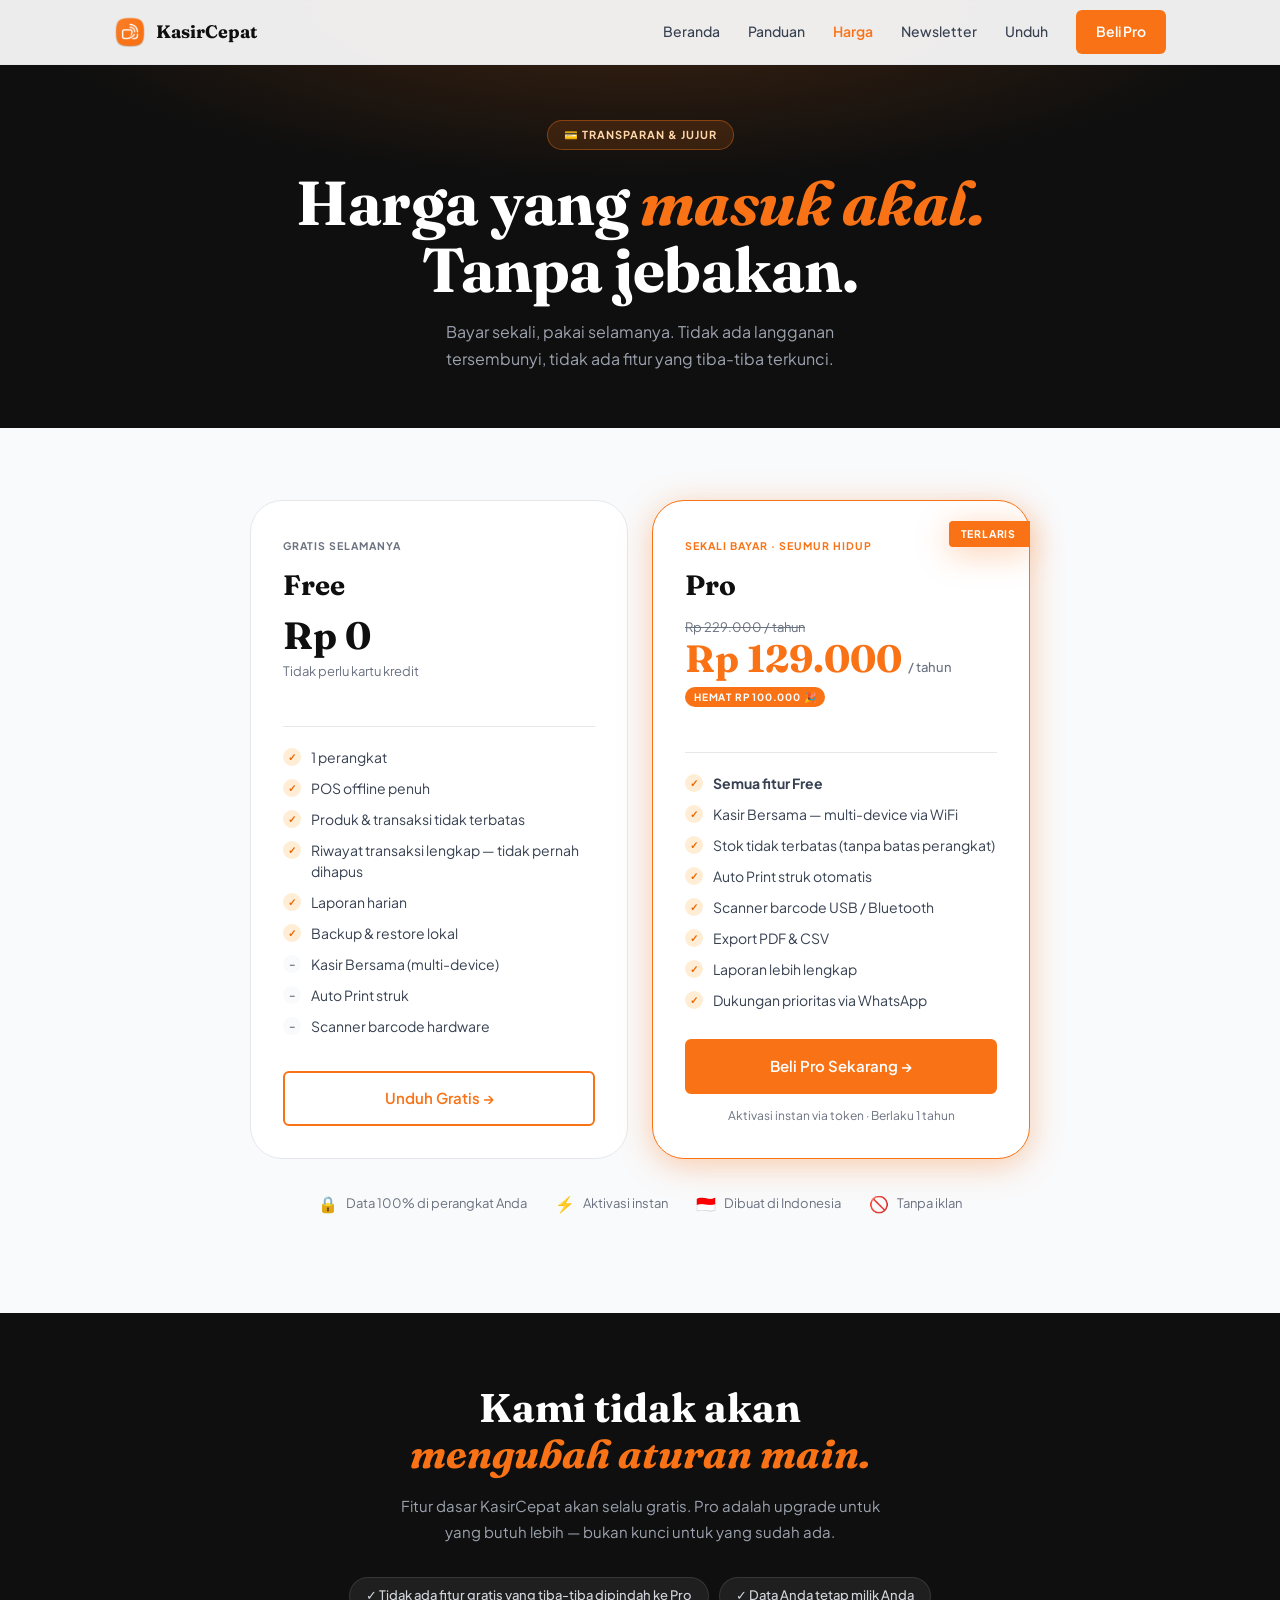
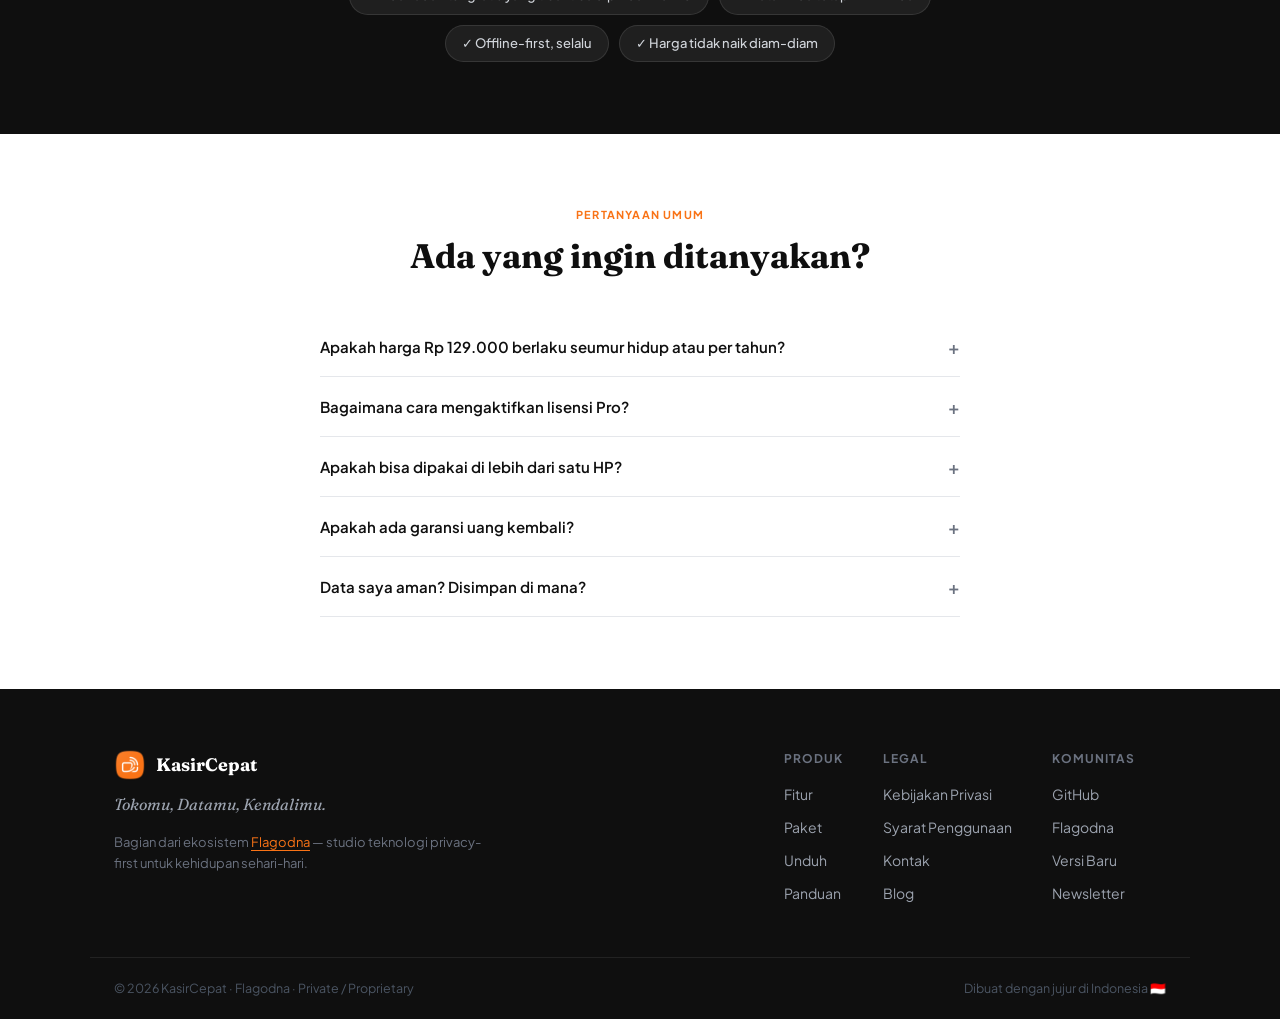
<file: harga/index.html>
<!DOCTYPE html>
<html lang="id">
  <head>
    <meta charset="UTF-8" />
    <meta name="viewport" content="width=device-width, initial-scale=1.0" />
    <title>Harga — KasirCepat</title>
    <link rel="preconnect" href="https://fonts.googleapis.com" />
    <link rel="preconnect" href="https://fonts.gstatic.com" crossorigin />
    <link
      href="https://fonts.googleapis.com/css2?family=Fraunces:ital,wght@0,400;0,700;1,400;1,700&family=Plus+Jakarta+Sans:wght@400;500;600;700&display=swap"
      rel="stylesheet"
    />
    <link
      rel="icon"
      type="image/png"
      href="https://flagodna-developer.github.io/kasir-cepat/assets/icon/kasir-cepat.png"
    />
    <link rel="stylesheet" href="../assets/css/pricing.css" />
  </head>
  <body>
    <!-- ░░ NAV ░░ -->
    <nav class="nav">
      <div class="container nav-inner">
        <a href="../index.html" class="nav-logo">
          <img
            src="https://flagodna-developer.github.io/kasir-cepat/assets/icon/kasir-cepat.png"
            alt="KasirCepat"
            class="logo-image"
            onerror="this.style.display='none';this.nextElementSibling.style.display='inline-flex'"
          />
          <span class="logo-mark" style="display: none">KC</span>
          <span class="logo-text">KasirCepat</span>
        </a>
        <div class="nav-links">
          <a href="../index.html">Beranda</a>
          <a href="../panduan/index.html">Panduan</a>
          <a href="#" style="color: var(--orange); font-weight: 600">Harga</a>
          <a href="../newsletter/index.html">Newsletter</a>
          <a href="../index.html#download">Unduh</a>
          <a
            href="../beli/index.html"
            class="nav-cta btn"
            style="padding: 8px 18px; font-size: 14px"
            >Beli Pro</a
          >
        </div>
      </div>
    </nav>

    <!-- ░░ HERO ░░ -->
    <div class="price-hero">
      <div class="container">
        <span class="price-hero-badge">💳 Transparan &amp; Jujur</span>
        <h1>Harga yang <em>masuk akal.</em><br />Tanpa jebakan.</h1>
        <p>
          Bayar sekali, pakai selamanya. Tidak ada langganan tersembunyi, tidak
          ada fitur yang tiba-tiba terkunci.
        </p>
      </div>
    </div>

    <!-- ░░ PRICING ░░ -->
    <section class="pricing-section" id="paket">
      <div class="container">
        <div class="pricing-grid">
          <!-- FREE CARD -->
          <div class="p-card">
            <span class="p-badge">Gratis Selamanya</span>
            <div class="p-name">Free</div>
            <div class="p-price-block">
              <div class="p-price-row">
                <span class="p-price-free">Rp 0</span>
              </div>
              <div
                style="font-size: 13px; color: var(--gray-500); margin-top: 6px"
              >
                Tidak perlu kartu kredit
              </div>
            </div>
            <hr class="p-divider" />
            <ul class="p-features">
              <li><span class="p-check">✓</span>1 perangkat</li>
              <li><span class="p-check">✓</span>POS offline penuh</li>
              <li>
                <span class="p-check">✓</span>Produk &amp; transaksi tidak
                terbatas
              </li>
              <li>
                <span class="p-check">✓</span>Riwayat transaksi lengkap — tidak
                pernah dihapus
              </li>
              <li><span class="p-check">✓</span>Laporan harian</li>
              <li><span class="p-check">✓</span>Backup &amp; restore lokal</li>
              <li>
                <span class="p-check-plain">–</span
                ><span style="color: var(--gray-400)"
                  >Kasir Bersama (multi-device)</span
                >
              </li>
              <li>
                <span class="p-check-plain">–</span
                ><span style="color: var(--gray-400)">Auto Print struk</span>
              </li>
              <li>
                <span class="p-check-plain">–</span
                ><span style="color: var(--gray-400)"
                  >Scanner barcode hardware</span
                >
              </li>
            </ul>
            <a href="../index.html#download" class="btn btn-outline btn-full"
              >Unduh Gratis →</a
            >
          </div>

          <!-- PRO CARD -->
          <div class="p-card p-card-featured">
            <!-- Ribbon -->
            <div
              style="
                position: absolute;
                top: 20px;
                right: -1px;
                background: var(--orange);
                color: var(--white);
                font-size: 10.5px;
                font-weight: 700;
                letter-spacing: 0.8px;
                text-transform: uppercase;
                padding: 4px 14px 4px 12px;
                border-radius: 4px 0 0 4px;
                box-shadow: var(--shadow-orange);
              "
            >
              TERLARIS
            </div>

            <span class="p-badge p-badge-hot">Sekali Bayar · Seumur Hidup</span>
            <div class="p-name">Pro</div>
            <div class="p-price-block">
              <div class="p-price-original">Rp 229.000 / tahun</div>
              <div class="p-price-row">
                <span class="p-price-amount">Rp 129.000</span>
                <span class="p-price-period">/ tahun</span>
              </div>
              <span class="p-price-save">Hemat Rp 100.000 🎉</span>
            </div>
            <hr class="p-divider" />
            <ul class="p-features">
              <li>
                <span class="p-check">✓</span><strong>Semua fitur Free</strong>
              </li>
              <li>
                <span class="p-check">✓</span>Kasir Bersama — multi-device via
                WiFi
              </li>
              <li>
                <span class="p-check">✓</span>Stok tidak terbatas (tanpa batas
                perangkat)
              </li>
              <li><span class="p-check">✓</span>Auto Print struk otomatis</li>
              <li>
                <span class="p-check">✓</span>Scanner barcode USB / Bluetooth
              </li>
              <li><span class="p-check">✓</span>Export PDF &amp; CSV</li>
              <li><span class="p-check">✓</span>Laporan lebih lengkap</li>
              <li>
                <span class="p-check">✓</span>Dukungan prioritas via WhatsApp
              </li>
            </ul>
            <a href="../beli/index.html" class="btn btn-primary btn-full"
              >Beli Pro Sekarang →</a
            >
            <p
              style="
                font-size: 12px;
                color: var(--gray-500);
                text-align: center;
                margin-top: 12px;
              "
            >
              Aktivasi instan via token · Berlaku 1 tahun
            </p>
          </div>
        </div>

        <!-- Guarantee strip -->
        <div class="guarantee">
          <div class="g-item">
            <span class="g-icon">🔒</span>Data 100% di perangkat Anda
          </div>
          <div class="g-item">
            <span class="g-icon">⚡</span>Aktivasi instan
          </div>
          <div class="g-item">
            <span class="g-icon">🇮🇩</span>Dibuat di Indonesia
          </div>
          <div class="g-item"><span class="g-icon">🚫</span>Tanpa iklan</div>
        </div>
      </div>
    </section>

    <!-- ░░ PROMISE ░░ -->
    <section class="promise-section">
      <div class="container">
        <div class="promise-inner">
          <h2>Kami tidak akan<br /><em>mengubah aturan main.</em></h2>
          <p>
            Fitur dasar KasirCepat akan selalu gratis. Pro adalah upgrade untuk
            yang butuh lebih — bukan kunci untuk yang sudah ada.
          </p>
          <div class="promise-pills">
            <span class="p-pill"
              >✓ Tidak ada fitur gratis yang tiba-tiba dipindah ke Pro</span
            >
            <span class="p-pill">✓ Data Anda tetap milik Anda</span>
            <span class="p-pill">✓ Offline-first, selalu</span>
            <span class="p-pill">✓ Harga tidak naik diam-diam</span>
          </div>
        </div>
      </div>
    </section>

    <!-- ░░ FAQ ░░ -->
    <section class="faq-section">
      <div class="container">
        <div class="faq-inner">
          <span class="faq-label">Pertanyaan Umum</span>
          <h2 class="faq-title">Ada yang ingin ditanyakan?</h2>

          <div class="faq-item">
            <button class="faq-q">
              Apakah harga Rp 129.000 berlaku seumur hidup atau per tahun?<span
                class="faq-icon"
                >+</span
              >
            </button>
            <div class="faq-a">
              Harga ini berlaku per tahun. Setelah satu tahun, Anda dapat
              memperbarui dengan harga yang sama atau harga yang berlaku saat
              itu. Fitur Free tetap bisa digunakan tanpa batas waktu meski tidak
              memperbarui Pro.
            </div>
          </div>
          <div class="faq-item">
            <button class="faq-q">
              Bagaimana cara mengaktifkan lisensi Pro?<span class="faq-icon"
                >+</span
              >
            </button>
            <div class="faq-a">
              Setelah pembelian, Anda akan menerima token format
              <strong>KASIR-XXXX-XXXX-XXXX</strong>. Masukkan token tersebut di
              Profil → Aktifkan Lisensi Pro. Aplikasi akan restart otomatis dan
              semua fitur Pro langsung aktif.
            </div>
          </div>
          <div class="faq-item">
            <button class="faq-q">
              Apakah bisa dipakai di lebih dari satu HP?<span class="faq-icon"
                >+</span
              >
            </button>
            <div class="faq-a">
              Ya. Fitur Kasir Bersama di paket Pro memungkinkan Anda
              menghubungkan beberapa perangkat dalam satu jaringan WiFi yang
              sama. Satu token Pro berlaku untuk satu "toko" (jaringan kasir
              bersama).
            </div>
          </div>
          <div class="faq-item">
            <button class="faq-q">
              Apakah ada garansi uang kembali?<span class="faq-icon">+</span>
            </button>
            <div class="faq-a">
              Silakan coba versi Free terlebih dahulu sebelum membeli — semua
              fitur dasar bisa diuji tanpa batas. Karena token langsung
              diaktifkan secara digital, kami tidak menyediakan pengembalian
              dana setelah aktivasi.
            </div>
          </div>
          <div class="faq-item">
            <button class="faq-q">
              Data saya aman? Disimpan di mana?<span class="faq-icon">+</span>
            </button>
            <div class="faq-a">
              Semua data disimpan sepenuhnya di perangkat Anda secara lokal.
              KasirCepat tidak mengirim data transaksi atau produk ke server
              manapun. Backup cloud bersifat opsional dan ada di tangan Anda.
            </div>
          </div>
        </div>
      </div>
    </section>

    <!-- ░░ FOOTER ░░ -->
    <footer class="footer">
      <div class="container footer-inner">
        <div>
          <a href="../index.html" class="nav-logo">
            <img
              src="https://flagodna-developer.github.io/kasir-cepat/assets/icon/kasir-cepat.png"
              alt="KasirCepat"
              class="logo-image"
              onerror="this.style.display='none';this.nextElementSibling.style.display='inline-flex'"
            />
            <span class="logo-mark" style="display: none">KC</span>
            <span class="logo-text">KasirCepat</span>
          </a>
          <p class="footer-tagline">Tokomu, Datamu, Kendalimu.</p>
          <p class="footer-flagodna">
            Bagian dari ekosistem
            <a href="https://flagodna.com" target="_blank" rel="noopener"
              >Flagodna</a
            >
            — studio teknologi privacy-first untuk kehidupan sehari-hari.
          </p>
        </div>
        <div class="footer-links">
          <div class="footer-col">
            <h5>Produk</h5>
            <a href="../index.html#fitur">Fitur</a>
            <a href="#paket">Paket</a>
            <a href="../index.html#download">Unduh</a>
            <a href="../panduan/index.html">Panduan</a>
          </div>
          <div class="footer-col">
            <h5>Legal</h5>
            <a href="../documents/kebijakan-privasi/index.html"
              >Kebijakan Privasi</a
            >
            <a href="../documents/syarat-penggunaan/index.html"
              >Syarat Penggunaan</a
            >
            <a href="../documents/kontak/index.html">Kontak</a>
            <a href="https://flagodna.com/kasir-cepat/blog/" target="_blank"
              >Blog</a
            >
          </div>
          <div class="footer-col">
            <h5>Komunitas</h5>
            <a
              href="https://github.com/Flagodna-Developer/kasir-cepat"
              target="_blank"
              rel="noopener"
              >GitHub</a
            >
            <a href="https://flagodna.com" target="_blank" rel="noopener"
              >Flagodna</a
            >
            <a href="../versi-baru/index.html">Versi Baru</a>
            <a href="../newsletter/index.html">Newsletter</a>
          </div>
        </div>
      </div>
      <div class="footer-bottom container">
        <p>© 2026 KasirCepat · Flagodna · Private / Proprietary</p>
        <p>Dibuat dengan jujur di Indonesia 🇮🇩</p>
      </div>
    </footer>

    <script>
      /* FAQ accordion */
      document.querySelectorAll(".faq-q").forEach((btn) => {
        btn.addEventListener("click", () => {
          const item = btn.closest(".faq-item");
          const isOpen = item.classList.contains("open");
          document
            .querySelectorAll(".faq-item.open")
            .forEach((i) => i.classList.remove("open"));
          if (!isOpen) item.classList.add("open");
        });
      });
    </script>
  </body>
</html>
</file>
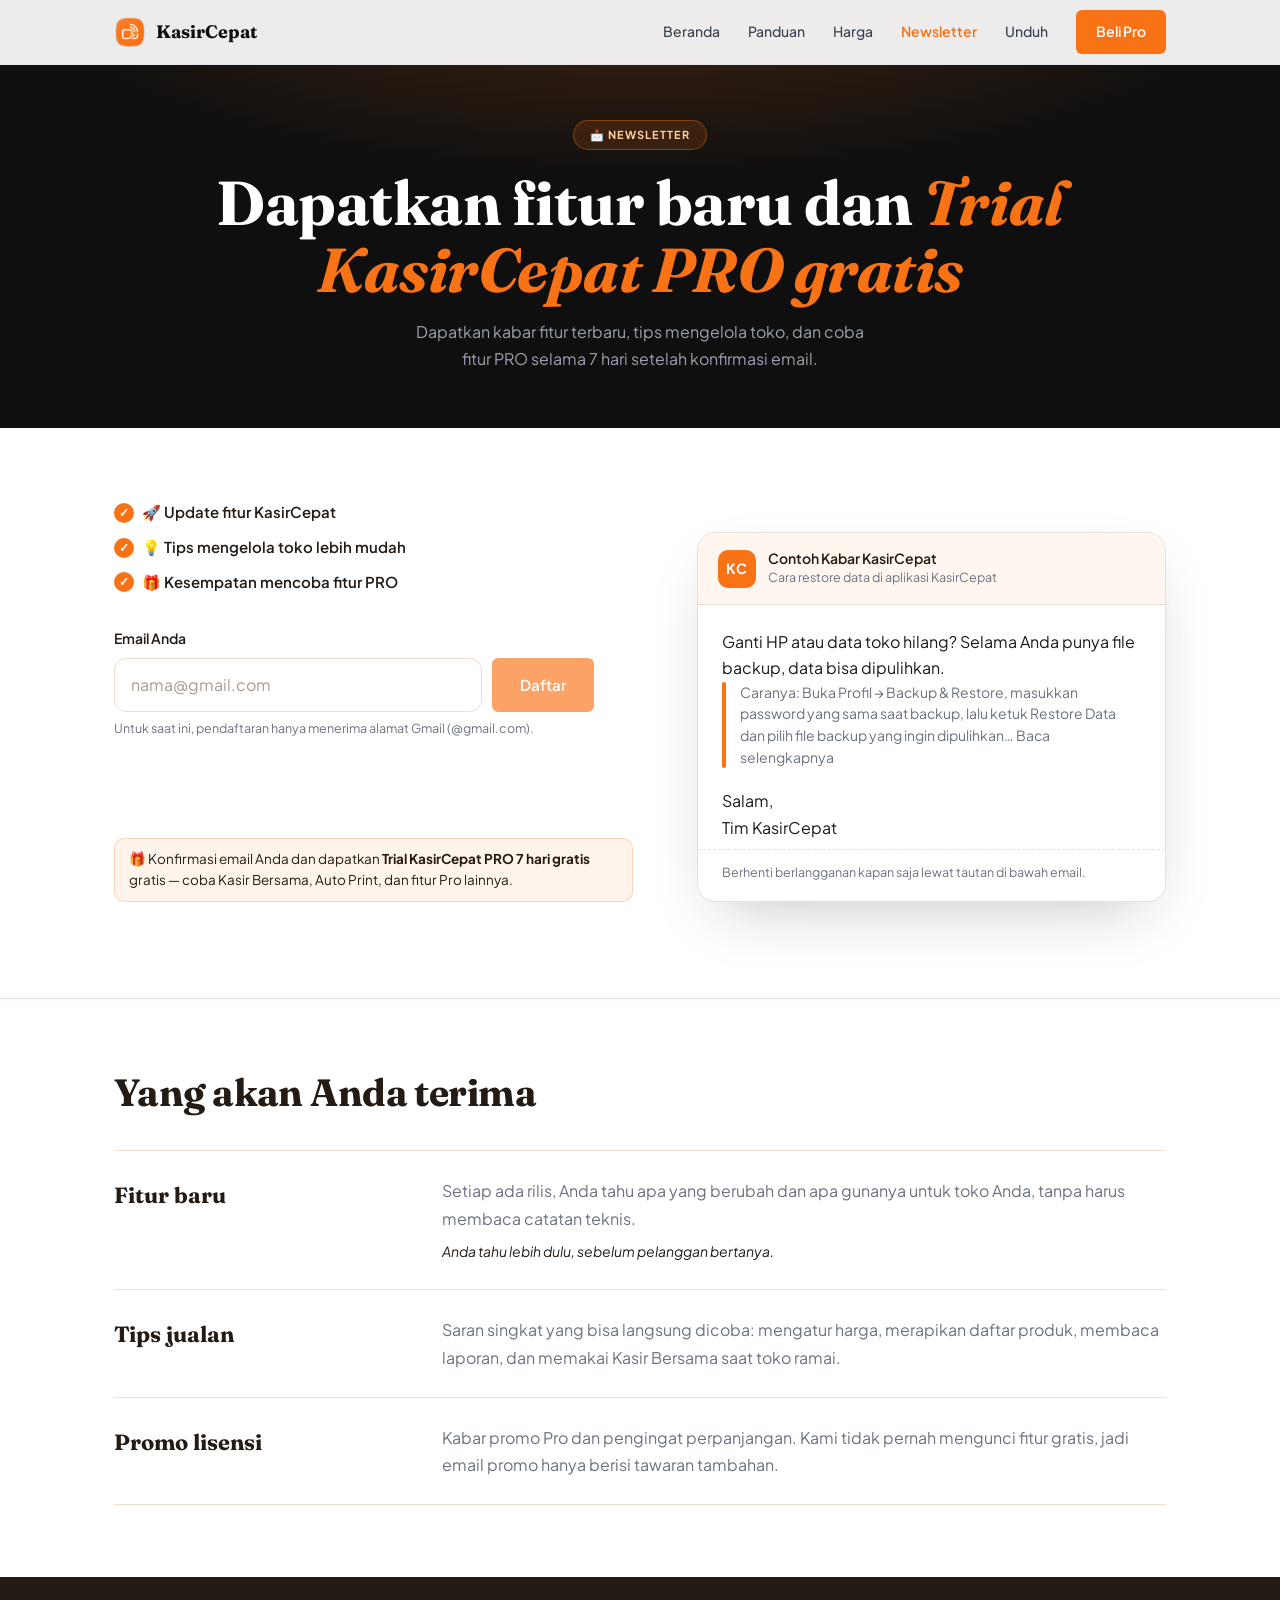
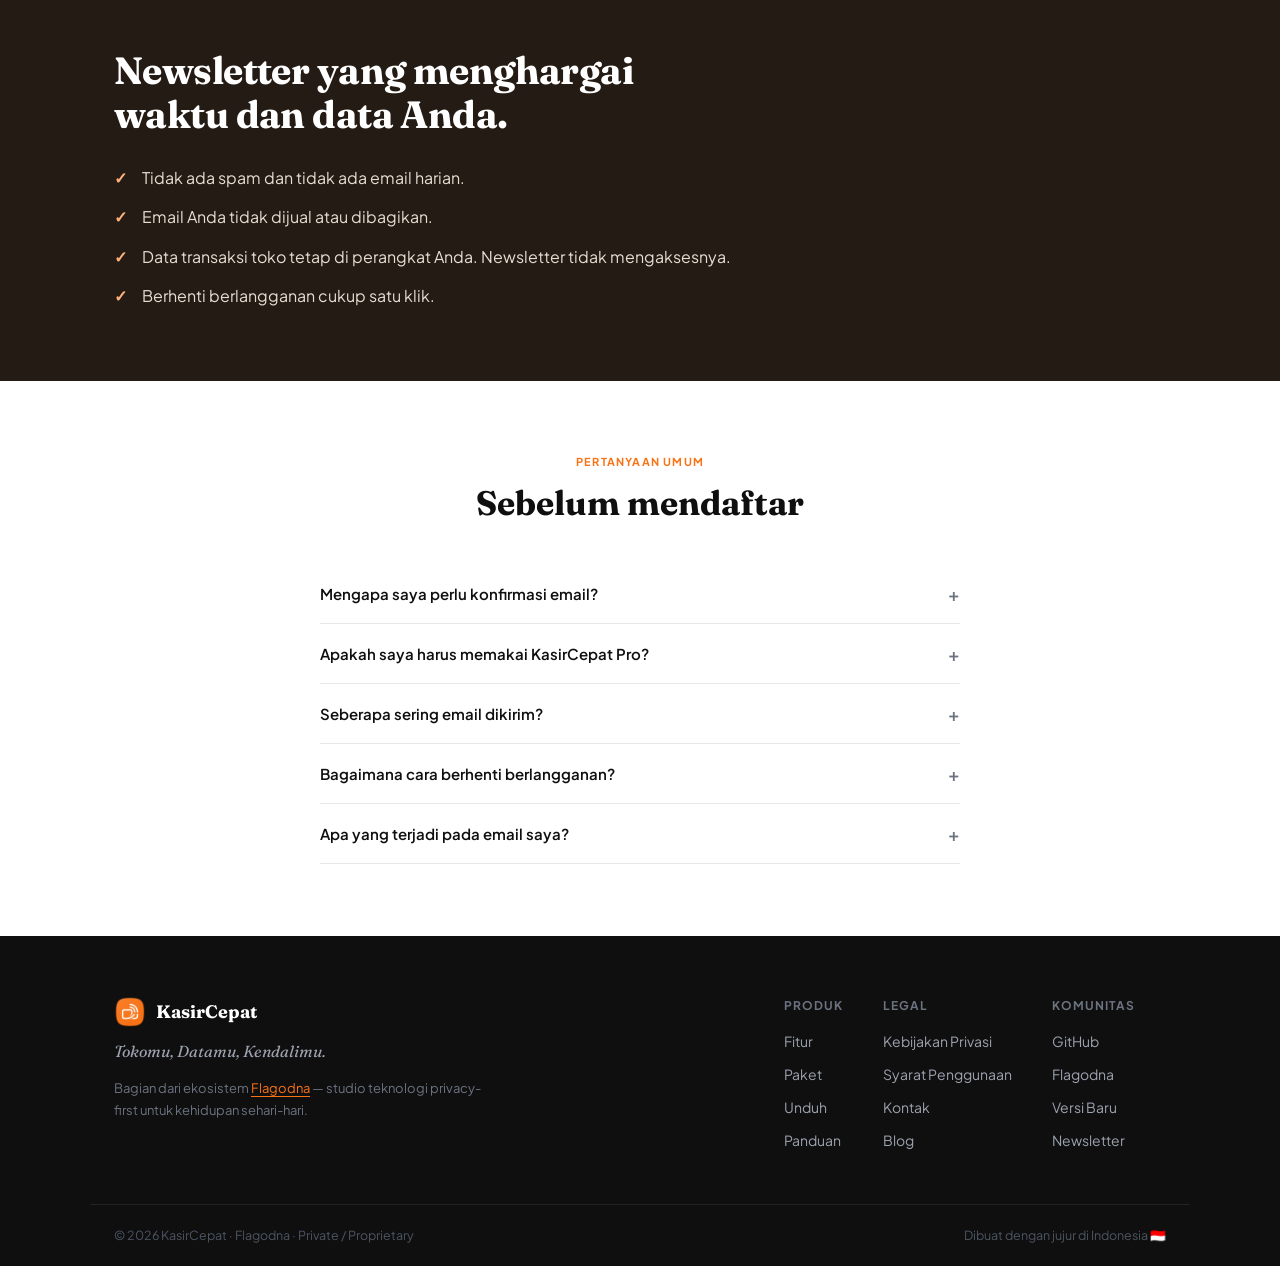
<file: newsletter/index.html>
<!DOCTYPE html>
<html lang="id">
  <head>
    <meta charset="UTF-8" />
    <meta name="viewport" content="width=device-width, initial-scale=1.0" />
    <title>Newsletter — KasirCepat</title>
    <meta
      name="description"
      content="Daftar newsletter KasirCepat: kabar fitur baru, tips jualan, dan promo lisensi Pro langsung ke email Anda."
    />
    <link rel="preconnect" href="https://fonts.googleapis.com" />
    <link rel="preconnect" href="https://fonts.gstatic.com" crossorigin />
    <link
      href="https://fonts.googleapis.com/css2?family=Fraunces:ital,wght@0,400;0,700;1,400;1,700&family=Plus+Jakarta+Sans:wght@400;500;600;700&display=swap"
      rel="stylesheet"
    />
    <script
      src="https://challenges.cloudflare.com/turnstile/v0/api.js"
      async
      defer
    ></script>
    <link rel="preconnect" href="https://challenges.cloudflare.com" />
    <link
      rel="icon"
      type="image/png"
      href="https://flagodna-developer.github.io/kasir-cepat/assets/icon/kasir-cepat.png"
    />
    <link rel="stylesheet" href="../assets/css/pricing.css" />
    <link rel="stylesheet" href="../assets/css/newsletter.css" />
  </head>
  <body>
    <!-- ░░ NAV ░░ -->
    <nav class="nav">
      <div class="container nav-inner">
        <a href="../index.html" class="nav-logo">
          <img
            src="https://flagodna-developer.github.io/kasir-cepat/assets/icon/kasir-cepat.png"
            alt="KasirCepat"
            class="logo-image"
            onerror="this.style.display='none';this.nextElementSibling.style.display='inline-flex'"
          />
          <span class="logo-mark" style="display: none">KC</span>
          <span class="logo-text">KasirCepat</span>
        </a>
        <div class="nav-links">
          <a href="../index.html">Beranda</a>
          <a href="../panduan/index.html">Panduan</a>
          <a href="../harga/index.html">Harga</a>
          <a href="#" style="color: var(--orange); font-weight: 600"
            >Newsletter</a
          >
          <a href="../index.html#download">Unduh</a>
          <a
            href="../beli/index.html"
            class="nav-cta btn"
            style="padding: 8px 18px; font-size: 14px"
            >Beli Pro</a
          >
        </div>
      </div>
    </nav>

    <main>
      <!-- ░░ HERO ░░ -->
      <div class="main-hero">
        <div class="container">
          <span class="main-hero-badge">📩 Newsletter</span>
          <h1>
            Dapatkan fitur baru dan
            <em>Trial KasirCepat PRO gratis</em>
          </h1>

          <p>
            Dapatkan kabar fitur terbaru, tips mengelola toko, dan coba fitur
            PRO selama 7 hari setelah konfirmasi email.
          </p>
        </div>
      </div>
      <!-- ░░ HERO + FORM ░░ -->
      <section class="nl-hero">
        <div class="container nl-hero-grid">
          <div>
            <ul class="nl-checks" aria-label="Isi newsletter">
              <li>🚀 Update fitur KasirCepat</li>
              <li>💡 Tips mengelola toko lebih mudah</li>
              <li>🎁 Kesempatan mencoba fitur PRO</li>
            </ul>

            <form id="nl-form" novalidate>
              <label class="nl-form-label" for="nl-email">Email Anda</label>
              <div class="nl-form-row">
                <input
                  class="nl-input"
                  id="nl-email"
                  name="email"
                  type="email"
                  inputmode="email"
                  autocomplete="email"
                  placeholder="nama@gmail.com"
                  required
                  aria-describedby="nl-status nl-gmail-hint"
                />

                <button
                  class="btn btn-primary nl-submit"
                  type="submit"
                  disabled
                >
                  Daftar
                </button>
              </div>
              <p class="nl-gmail-hint" id="nl-gmail-hint">
                Untuk saat ini, pendaftaran hanya menerima alamat Gmail
                (@gmail.com).
              </p>
              <!-- Honeypot -->
              <div class="nl-hp" aria-hidden="true">
                <label
                  >Jangan diisi
                  <input
                    type="text"
                    name="_gotcha"
                    tabindex="-1"
                    autocomplete="off"
                /></label>
              </div>

              <div class="nl-turnstile">
                <div
                  class="cf-turnstile"
                  data-sitekey="0x4AAAAAAE_HbIV7EN3wkzYs"
                  data-language="id"
                  data-callback="onTurnstileSuccess"
                  data-expired-callback="onTurnstileExpired"
                  data-error-callback="onTurnstileError"
                ></div>
              </div>
              <p class="nl-trial-note">
                🎁 Konfirmasi email Anda dan dapatkan
                <strong>Trial KasirCepat PRO 7 hari gratis</strong>
                gratis — coba Kasir Bersama, Auto Print, dan fitur Pro lainnya.
              </p>
              <p
                class="nl-status"
                id="nl-status"
                role="status"
                aria-live="polite"
              ></p>
            </form>

            <div class="nl-success" id="nl-success" hidden tabindex="-1">
              <h2>Satu langkah lagi</h2>
              <p>
                Kami sudah mengirim email konfirmasi. Buka email itu dan klik
                tautannya untuk menyelesaikan pendaftaran. Belum masuk? Cek
                folder spam.
              </p>
            </div>
          </div>

          <!-- Contoh isi email -->
          <aside aria-label="Contoh isi newsletter">
            <div class="nl-mail">
              <div class="nl-mail-bar">
                <span class="nl-avatar" aria-hidden="true">KC</span>
                <div>
                  <div class="nl-mail-from">Contoh Kabar KasirCepat</div>
                  <div class="nl-mail-meta">
                    Cara restore data di aplikasi KasirCepat
                  </div>
                </div>
              </div>
              <div class="nl-mail-body">
                <p class="nl-mail-hello">
                  Ganti HP atau data toko hilang? Selama Anda punya file backup,
                  data bisa dipulihkan.
                </p>
                <div class="nl-item">
                  <div>
                    <p>
                      Caranya: Buka Profil → Backup &amp; Restore, masukkan
                      password yang sama saat backup, lalu ketuk Restore Data
                      dan pilih file backup yang ingin dipulihkan…
                      <a href="../panduan/index.html#backup"
                        >Baca selengkapnya</a
                      >
                    </p>
                  </div>
                </div>
                <p class="nl-mail-sign">Salam,<br />Tim KasirCepat</p>
              </div>
              <div class="nl-mail-foot">
                Berhenti berlangganan kapan saja lewat tautan di bawah email.
              </div>
            </div>
          </aside>
        </div>
      </section>

      <!-- ░░ ISI NEWSLETTER ░░ -->
      <section class="nl-topics">
        <div class="container">
          <h2>Yang akan Anda terima</h2>

          <div class="nl-topic">
            <h3>Fitur baru</h3>
            <p>
              Setiap ada rilis, Anda tahu apa yang berubah dan apa gunanya untuk
              toko Anda, tanpa harus membaca catatan teknis.
              <em>Anda tahu lebih dulu, sebelum pelanggan bertanya.</em>
            </p>
          </div>
          <div class="nl-topic">
            <h3>Tips jualan</h3>
            <p>
              Saran singkat yang bisa langsung dicoba: mengatur harga, merapikan
              daftar produk, membaca laporan, dan memakai Kasir Bersama saat
              toko ramai.
            </p>
          </div>
          <div class="nl-topic">
            <h3>Promo lisensi</h3>
            <p>
              Kabar promo Pro dan pengingat perpanjangan. Kami tidak pernah
              mengunci fitur gratis, jadi email promo hanya berisi tawaran
              tambahan.
            </p>
          </div>
        </div>
      </section>

      <!-- ░░ JANJI ░░ -->
      <section class="nl-promise">
        <div class="container">
          <h2>Newsletter yang menghargai waktu dan data Anda.</h2>
          <ul>
            <li>Tidak ada spam dan tidak ada email harian.</li>
            <li>Email Anda tidak dijual atau dibagikan.</li>
            <li>
              Data transaksi toko tetap di perangkat Anda. Newsletter tidak
              mengaksesnya.
            </li>
            <li>Berhenti berlangganan cukup satu klik.</li>
          </ul>
        </div>
      </section>

      <!-- ░░ FAQ ░░ -->
      <section class="faq-section">
        <div class="container">
          <div class="faq-inner">
            <span class="faq-label">Pertanyaan Umum</span>
            <h2 class="faq-title">Sebelum mendaftar</h2>
            <div class="faq-item">
              <button class="faq-q">
                Mengapa saya perlu konfirmasi email?<span class="faq-icon"
                  >+</span
                >
              </button>
              <div class="faq-a">
                Kami melakukan konfirmasi untuk memastikan email yang digunakan
                benar-benar milik Anda. Setelah email dikonfirmasi, Anda akan
                mendapatkan akses
                <strong>Trial KasirCepat PRO selama 7 hari</strong> sebagai
                ucapan terima kasih.
              </div>
            </div>
            <div class="faq-item">
              <button class="faq-q">
                Apakah saya harus memakai KasirCepat Pro?<span class="faq-icon"
                  >+</span
                >
              </button>
              <div class="faq-a">
                Tidak. Newsletter terbuka untuk semua pengguna, termasuk versi
                Free, dan tidak mempengaruhi lisensi Anda.
              </div>
            </div>
            <div class="faq-item">
              <button class="faq-q">
                Seberapa sering email dikirim?<span class="faq-icon">+</span>
              </button>
              <div class="faq-a">
                Maksimal 2 kali sebulan. Jika belum ada kabar penting, kami
                tidak mengirim apa-apa.
              </div>
            </div>
            <div class="faq-item">
              <button class="faq-q">
                Bagaimana cara berhenti berlangganan?<span class="faq-icon"
                  >+</span
                >
              </button>
              <div class="faq-a">
                Klik tautan "Berhenti berlangganan" di bagian bawah setiap
                email. Prosesnya langsung, tanpa perlu login atau alasan.
              </div>
            </div>
            <div class="faq-item">
              <button class="faq-q">
                Apa yang terjadi pada email saya?<span class="faq-icon">+</span>
              </button>
              <div class="faq-a">
                Email hanya dipakai untuk mengirim newsletter KasirCepat. Kami
                tidak menjualnya dan tidak membagikannya ke pihak lain.
              </div>
            </div>
          </div>
        </div>
      </section>
    </main>

    <!-- ░░ FOOTER ░░ -->
    <footer class="footer">
      <div class="container footer-inner">
        <div>
          <a href="../index.html" class="nav-logo">
            <img
              src="https://flagodna-developer.github.io/kasir-cepat/assets/icon/kasir-cepat.png"
              alt="KasirCepat"
              class="logo-image"
              onerror="this.style.display='none';this.nextElementSibling.style.display='inline-flex'"
            />
            <span class="logo-mark" style="display: none">KC</span>
            <span class="logo-text">KasirCepat</span>
          </a>
          <p class="footer-tagline">Tokomu, Datamu, Kendalimu.</p>
          <p class="footer-flagodna">
            Bagian dari ekosistem
            <a href="https://flagodna.com" target="_blank" rel="noopener"
              >Flagodna</a
            >
            — studio teknologi privacy-first untuk kehidupan sehari-hari.
          </p>
        </div>
        <div class="footer-links">
          <div class="footer-col">
            <h5>Produk</h5>
            <a href="../index.html#fitur">Fitur</a>
            <a href="../harga/index.html#paket">Paket</a>
            <a href="../index.html#download">Unduh</a>
            <a href="../panduan/index.html">Panduan</a>
          </div>
          <div class="footer-col">
            <h5>Legal</h5>
            <a href="../documents/kebijakan-privasi/index.html"
              >Kebijakan Privasi</a
            >
            <a href="../documents/syarat-penggunaan/index.html"
              >Syarat Penggunaan</a
            >
            <a href="../documents/kontak/index.html">Kontak</a>
            <a href="https://flagodna.com/kasir-cepat/blog/" target="_blank"
              >Blog</a
            >
          </div>
          <div class="footer-col">
            <h5>Komunitas</h5>
            <a
              href="https://github.com/Flagodna-Developer/kasir-cepat"
              target="_blank"
              rel="noopener"
              >GitHub</a
            >
            <a href="https://flagodna.com" target="_blank" rel="noopener"
              >Flagodna</a
            >
            <a href="../versi-baru/index.html">Versi Baru</a>
            <a href="#">Newsletter</a>
          </div>
        </div>
      </div>
      <div class="footer-bottom container">
        <p>© 2026 KasirCepat · Flagodna · Private / Proprietary</p>
        <p>Dibuat dengan jujur di Indonesia 🇮🇩</p>
      </div>
    </footer>

    <script>
      const ENDPOINT =
        "https://api.flagodna.my.id/api/kasircepat/newsletter/subscribe";

      const form = document.getElementById("nl-form");
      const emailInput = document.getElementById("nl-email");
      const statusEl = document.getElementById("nl-status");
      const successEl = document.getElementById("nl-success");
      const submitBtn = form.querySelector(".nl-submit");

      function showError(msg) {
        statusEl.textContent = msg;
        emailInput.setAttribute("aria-invalid", "true");
        emailInput.focus();
      }

      function showSuccess() {
        form.hidden = true;
        successEl.hidden = false;
        successEl.focus();
      }

      /* Turnstile: tombol Daftar hanya aktif saat verifikasi valid */
      function onTurnstileSuccess() {
        statusEl.textContent = "";
        submitBtn.disabled = false;
      }
      function onTurnstileExpired() {
        submitBtn.disabled = true;
      }
      function onTurnstileError() {
        submitBtn.disabled = true;
        statusEl.textContent =
          "Verifikasi gagal dimuat. Muat ulang halaman lalu coba lagi.";
      }

      form.addEventListener("submit", async (e) => {
        e.preventDefault();
        statusEl.textContent = "";
        emailInput.removeAttribute("aria-invalid");

        const email = emailInput.value.trim();
        if (!email) return showError("Masukkan alamat email Anda.");
        if (!/^[^\s@]+@[^\s@]+\.[^\s@]{2,}$/.test(email)) {
          return showError("Format email belum benar. Contoh: nama@email.com");
        }
        if (!/@gmail\.com$/i.test(email)) {
          return showError(
            "Saat ini pendaftaran hanya menerima alamat Gmail (@gmail.com). Dukungan email lain menyusul."
          );
        }
        if (form.elements["_gotcha"]?.value) return showSuccess();

        const turnstileToken = form.elements["cf-turnstile-response"]?.value;
        if (!turnstileToken) {
          return showError("Tunggu verifikasi selesai, lalu coba lagi.");
        }

        submitBtn.disabled = true;
        submitBtn.textContent = "Mengirim…";
        try {
          const res = await fetch(ENDPOINT, {
            method: "POST",
            headers: {
              "Content-Type": "application/json",
              Accept: "application/json",
            },
            body: JSON.stringify({
              email: email,
              token: turnstileToken,
            }),
          });

          // Baca pesan error dari backend kalau ada
          let data = null;
          try {
            data = await res.json();
          } catch (_) {}

          if (!res.ok) {
            throw new Error(
              data?.message || data?.error || "HTTP " + res.status
            );
          }
          showSuccess();
        } catch (err) {
          showError(
            err.message ||
              "Pendaftaran belum berhasil. Periksa koneksi internet Anda lalu coba lagi."
          );
        } finally {
          submitBtn.textContent = "Daftar";
          submitBtn.disabled = true;
          if (window.turnstile) turnstile.reset();
        }
      });

      /* FAQ accordion */
      document.querySelectorAll(".faq-q").forEach((btn) => {
        btn.addEventListener("click", () => {
          const item = btn.closest(".faq-item");
          const isOpen = item.classList.contains("open");
          document
            .querySelectorAll(".faq-item.open")
            .forEach((i) => i.classList.remove("open"));
          if (!isOpen) item.classList.add("open");
        });
      });
    </script>
  </body>
</html>
</file>
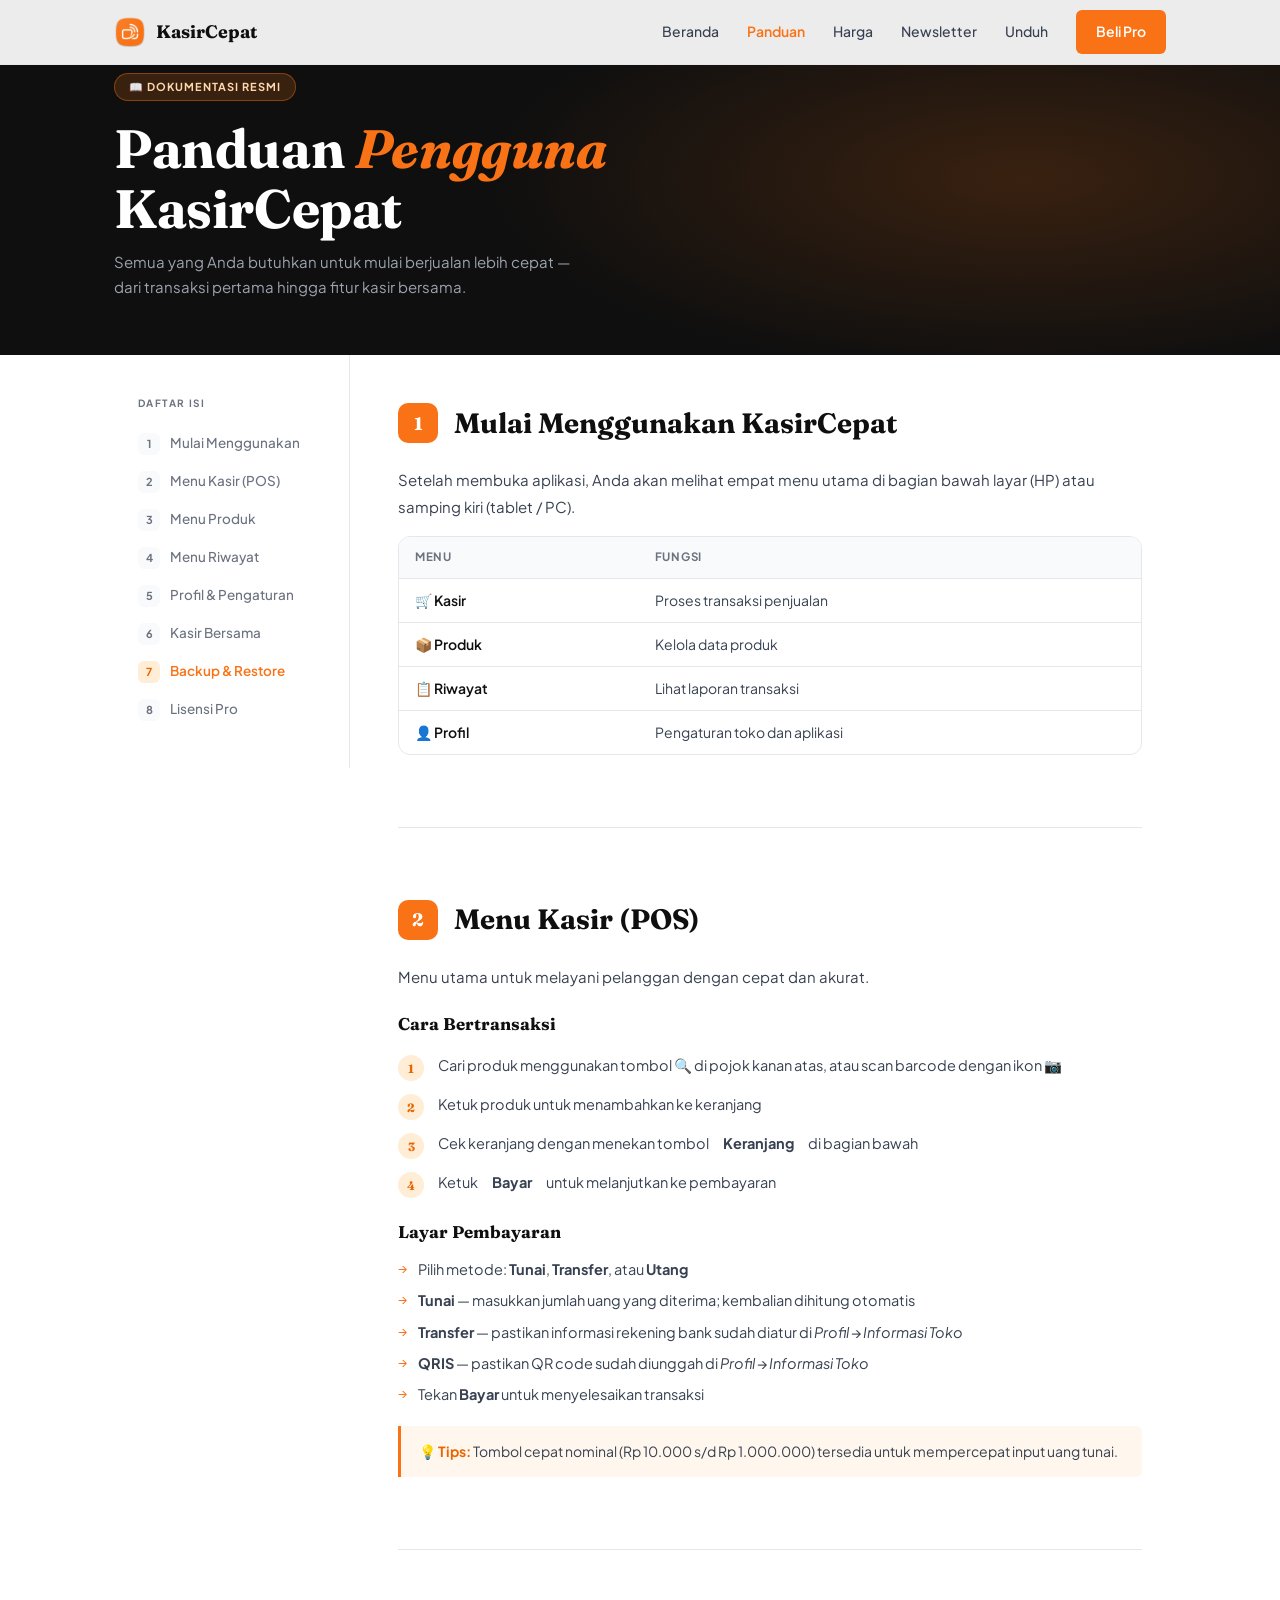
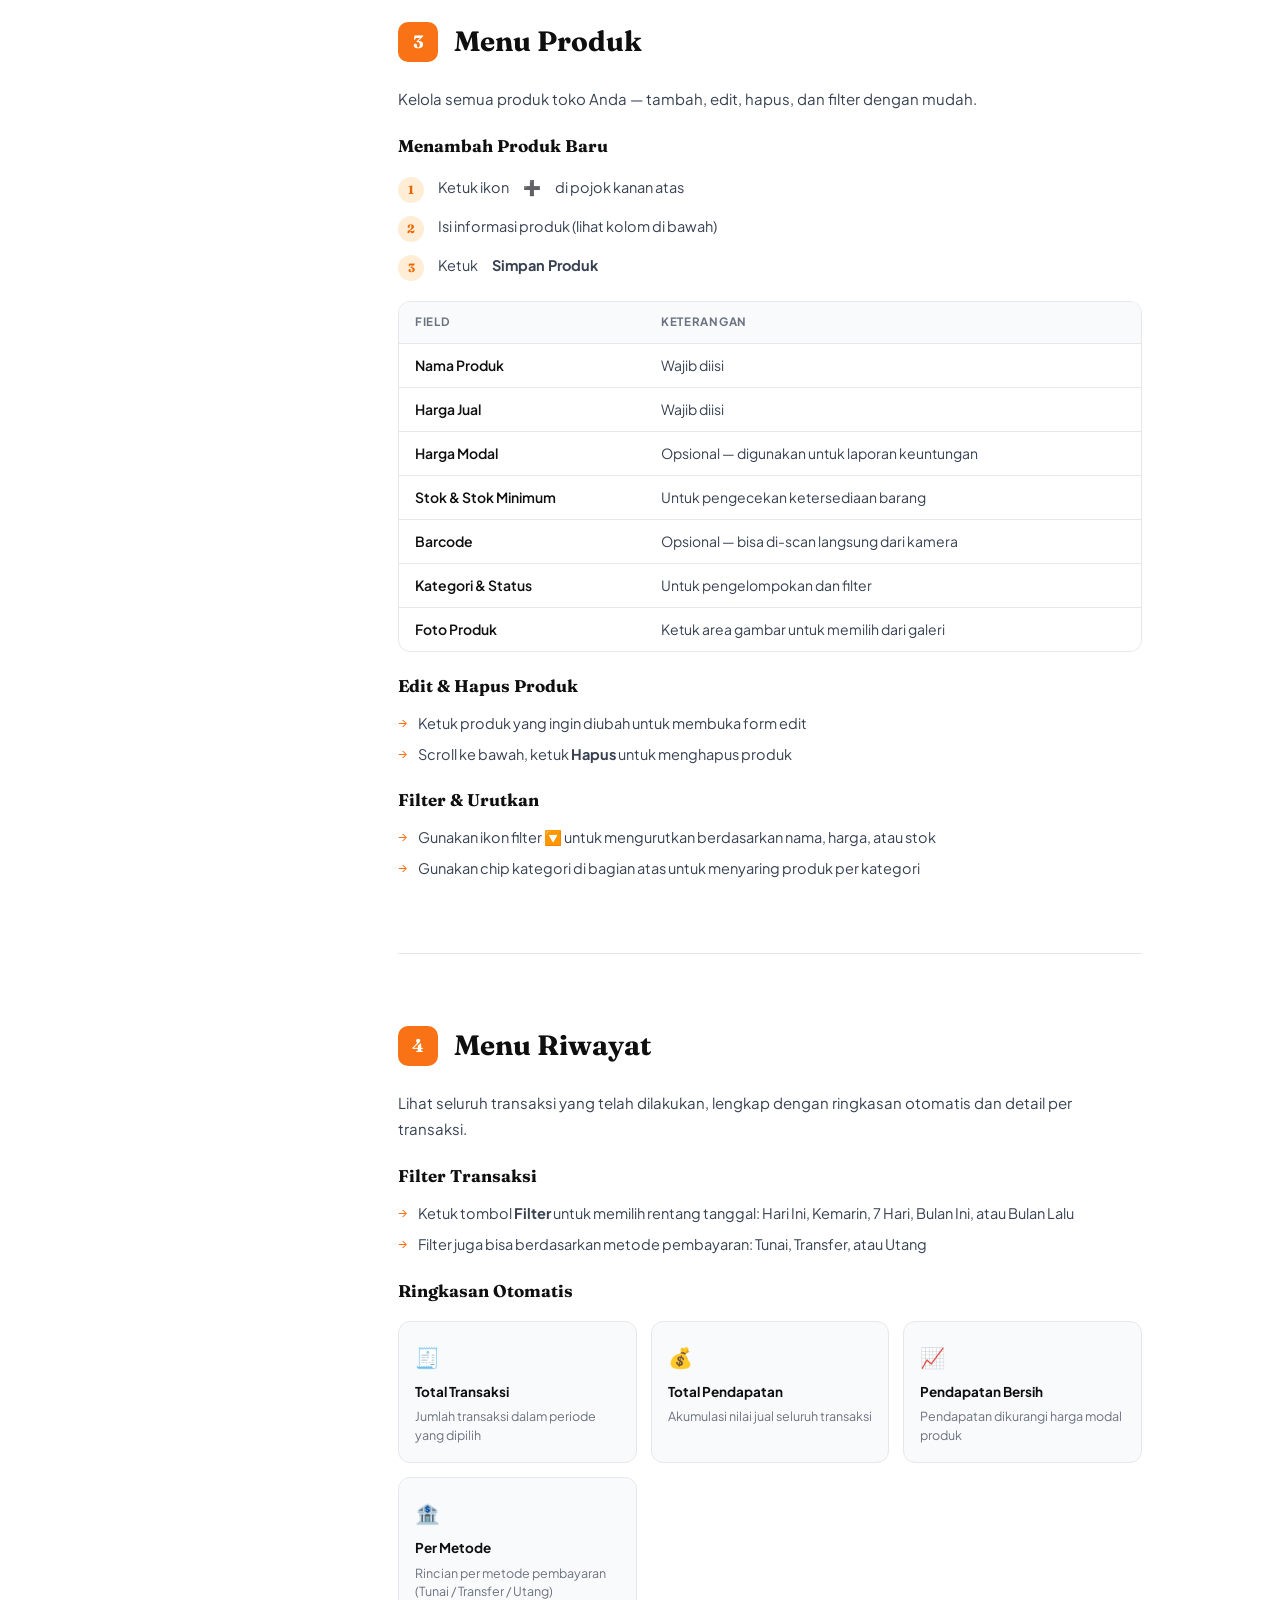
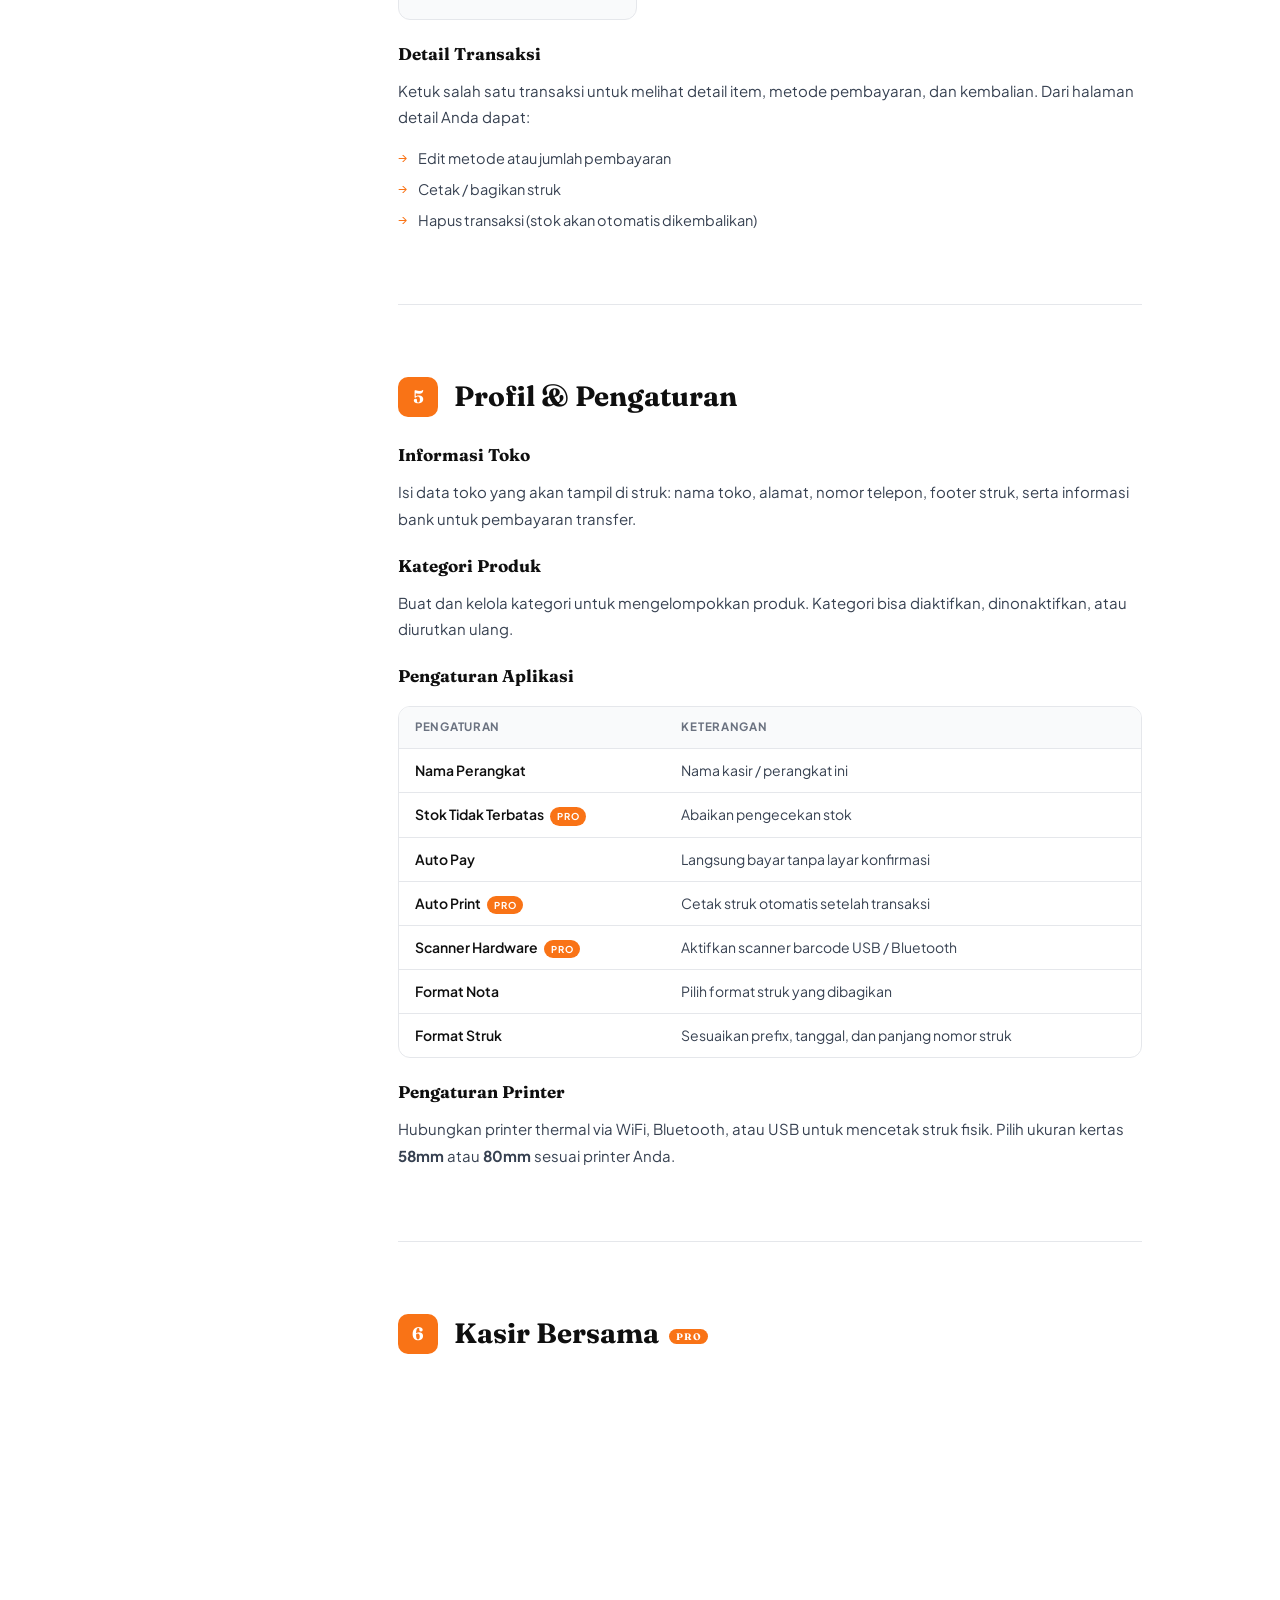
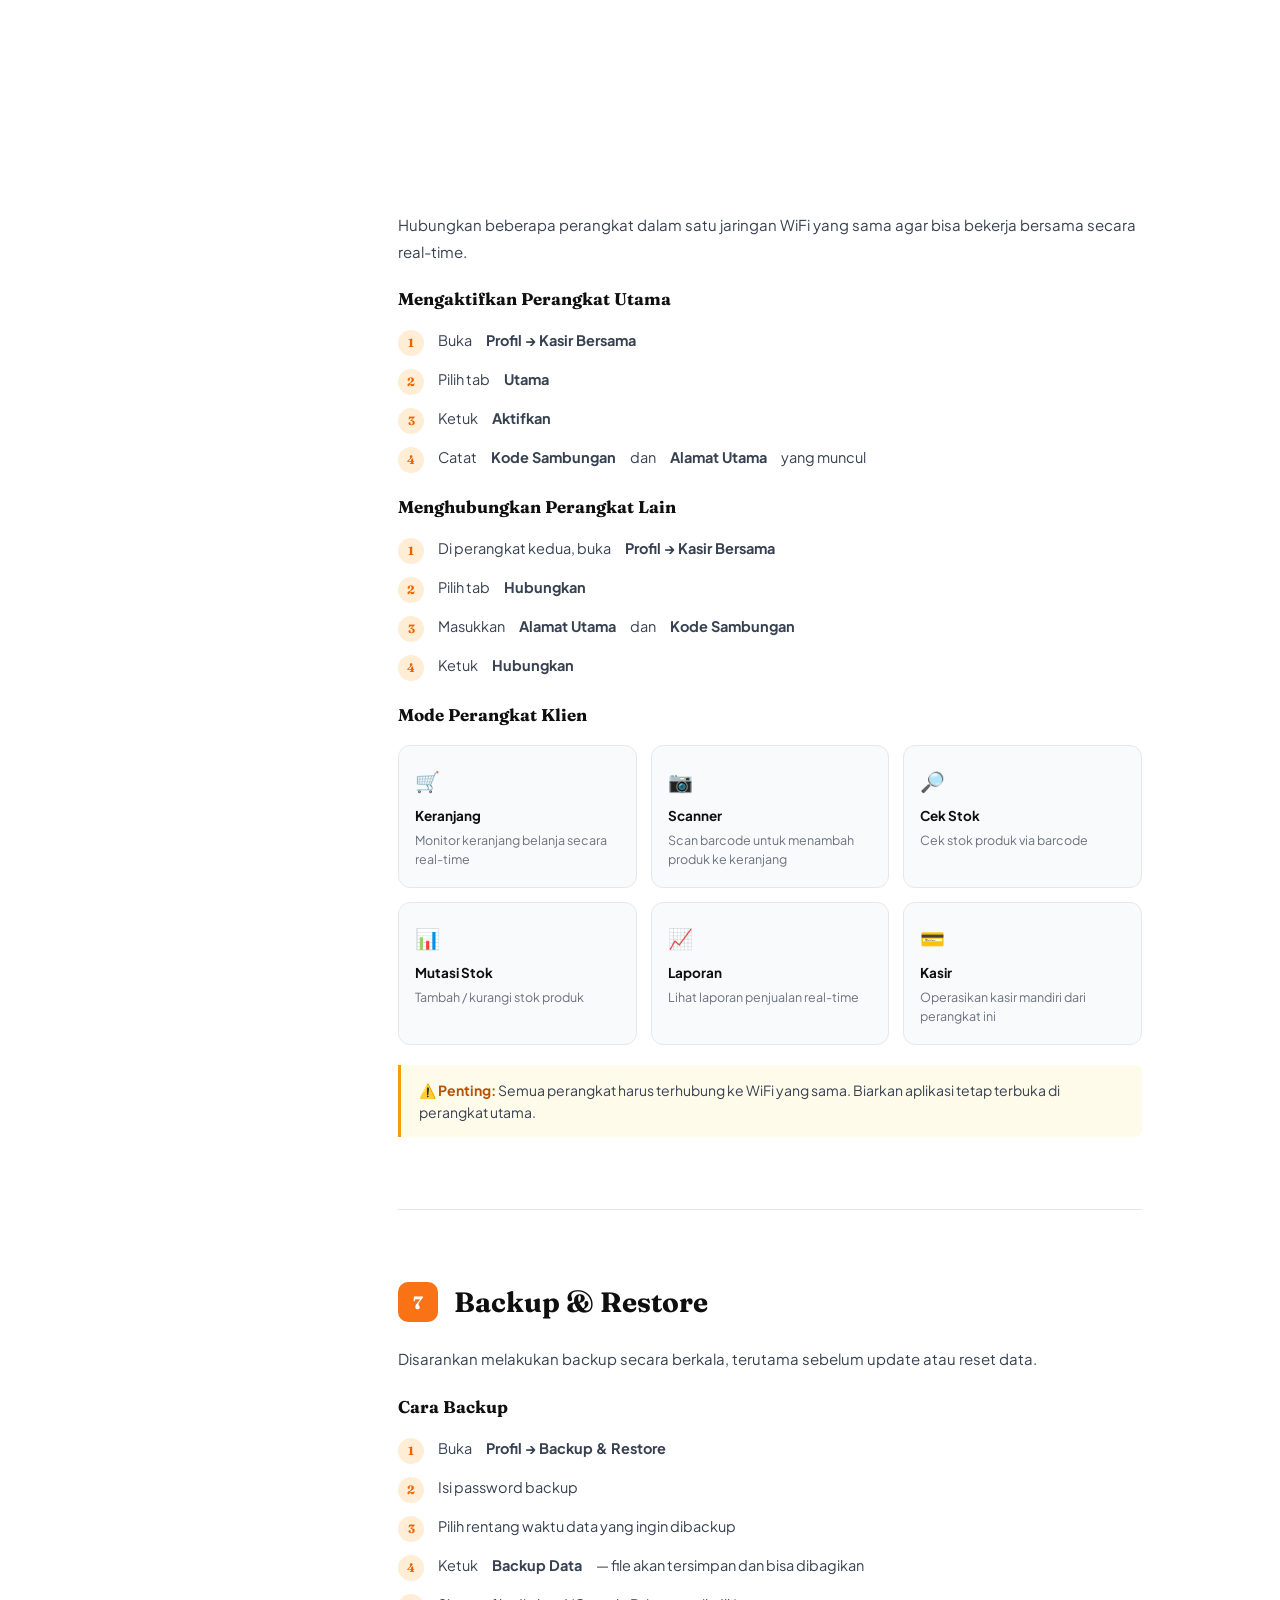
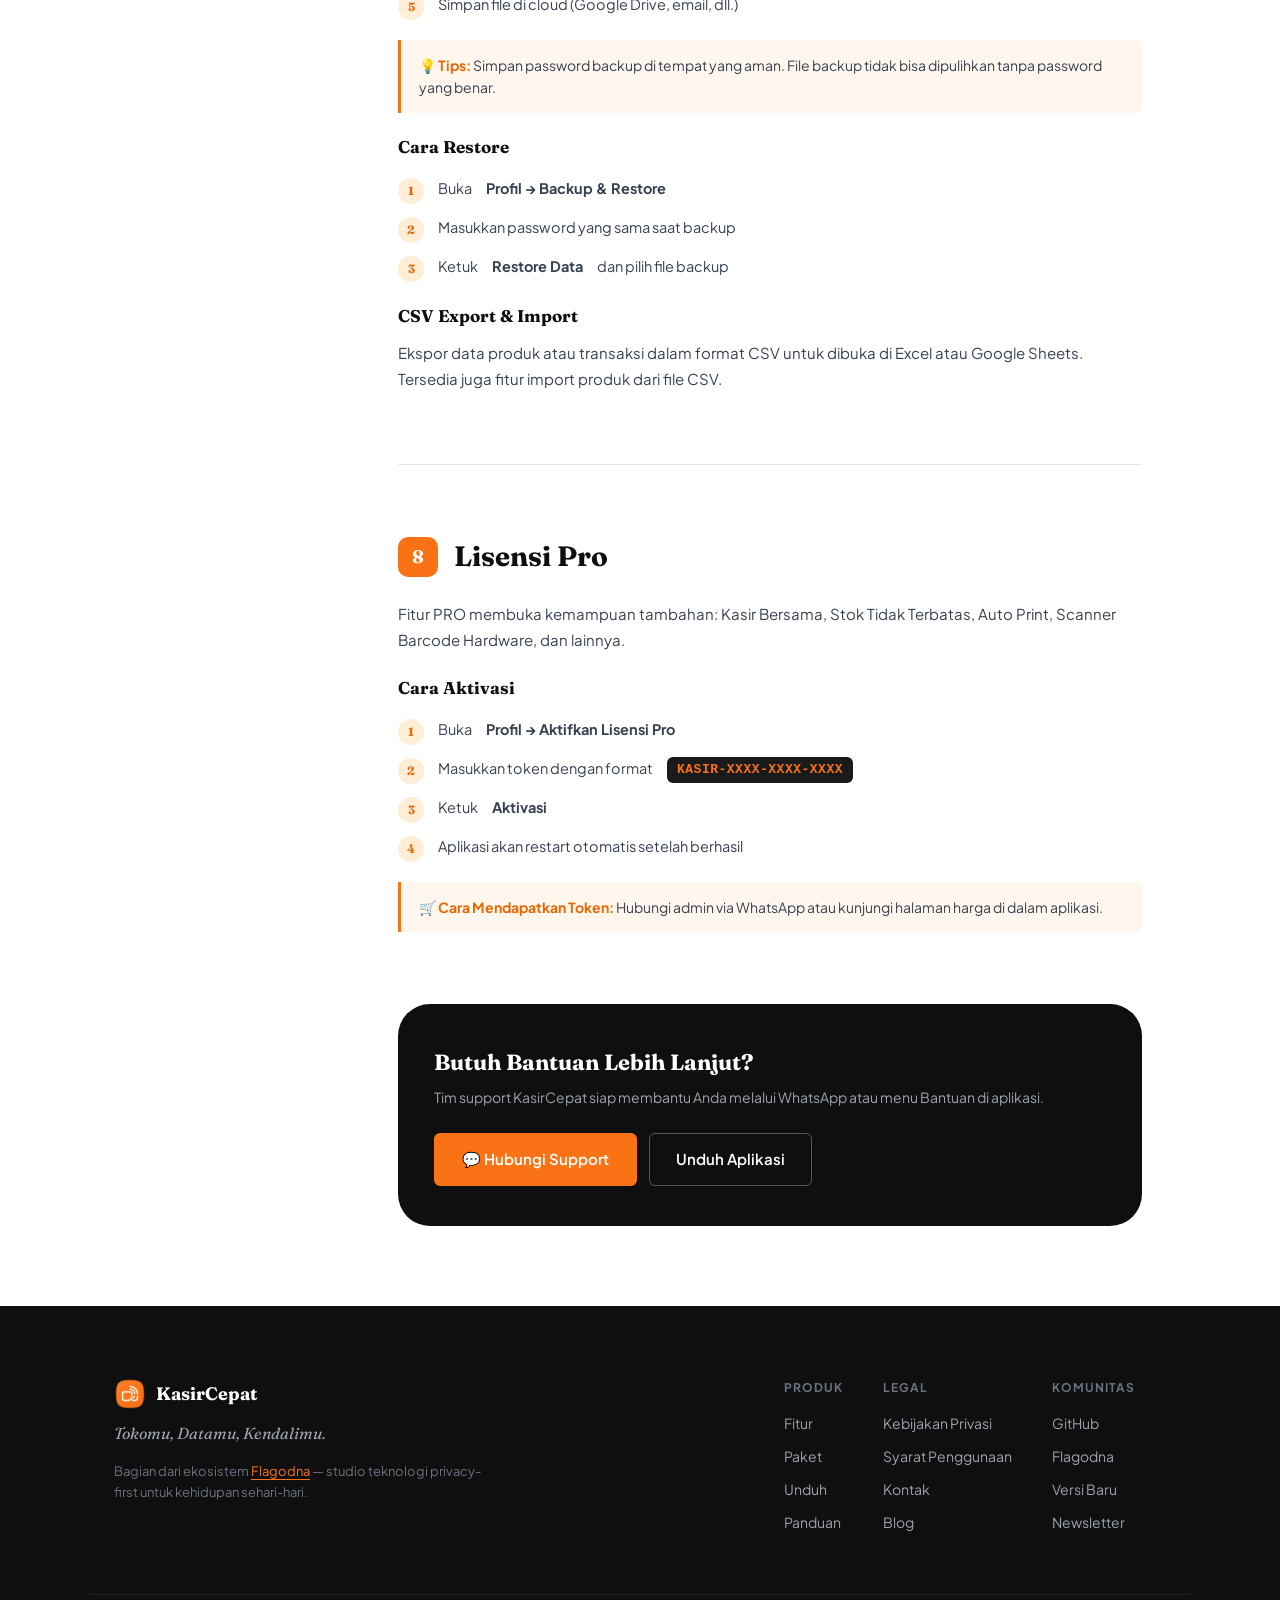
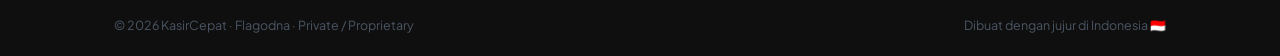
<file: panduan/index.html>
<!DOCTYPE html>
<html lang="id">
  <head>
    <meta charset="UTF-8" />
    <meta name="viewport" content="width=device-width, initial-scale=1.0" />
    <title>Panduan Pengguna — KasirCepat</title>
    <link rel="preconnect" href="https://fonts.googleapis.com" />
    <link rel="preconnect" href="https://fonts.gstatic.com" crossorigin />
    <link
      href="https://fonts.googleapis.com/css2?family=Fraunces:ital,wght@0,400;0,700;1,400;1,700&family=Plus+Jakarta+Sans:wght@400;500;600;700&display=swap"
      rel="stylesheet"
    />
    <link
      rel="icon"
      type="image/png"
      href="https://flagodna-developer.github.io/kasir-cepat/assets/icon/kasir-cepat.png"
    />

    <link rel="stylesheet" href="../assets/css/tutorial.css" />
    <link rel="stylesheet" href="../assets/css/style.css" />
  </head>
  <body>
    <!-- ░░ NAVIGATION ░░ -->
    <nav class="nav">
      <div class="container nav-inner">
        <a href="../index.html" class="nav-logo">
          <img
            src="../assets/icon/kasir-cepat.png"
            alt="KasirCepat Logo"
            class="logo-image"
          />
          <span class="logo-text">KasirCepat</span>
        </a>
        <div class="nav-links">
          <a href="../index.html">Beranda</a>
          <a href="#" style="color: var(--orange); font-weight: 600">Panduan</a>
          <a href="../harga/index.html">Harga</a>
          <a href="../newsletter/index.html">Newsletter</a>
          <a href="../index.html#download">Unduh</a>
          <a
            href="../beli/index.html"
            class="nav-cta btn"
            style="padding: 8px 18px; font-size: 14px"
            >Beli Pro</a
          >
        </div>
      </div>
    </nav>

    <!-- ░░ READ PROGRESS BAR ░░ -->
    <div class="tut-progress" id="progressBar"></div>

    <!-- ░░ HERO ░░ -->
    <div class="tut-hero">
      <div class="container">
        <span class="tut-hero-badge">📖 Dokumentasi Resmi</span>
        <h1>Panduan <em>Pengguna</em><br />KasirCepat</h1>
        <p>
          Semua yang Anda butuhkan untuk mulai berjualan lebih cepat — dari
          transaksi pertama hingga fitur kasir bersama.
        </p>
      </div>
    </div>

    <!-- ░░ LAYOUT ░░ -->
    <div class="container">
      <div class="tut-layout">
        <!-- ── SIDEBAR TOC ── -->
        <aside class="tut-sidebar">
          <span class="tut-sidebar-label">Daftar Isi</span>
          <ul class="tut-nav" id="tocNav">
            <li>
              <a href="#mulai"
                ><span class="tut-nav-num">1</span>Mulai Menggunakan</a
              >
            </li>
            <li>
              <a href="#kasir"
                ><span class="tut-nav-num">2</span>Menu Kasir (POS)</a
              >
            </li>
            <li>
              <a href="#produk"
                ><span class="tut-nav-num">3</span>Menu Produk</a
              >
            </li>
            <li>
              <a href="#riwayat"
                ><span class="tut-nav-num">4</span>Menu Riwayat</a
              >
            </li>
            <li>
              <a href="#profil"
                ><span class="tut-nav-num">5</span>Profil & Pengaturan</a
              >
            </li>
            <li>
              <a href="#kasir-bersama"
                ><span class="tut-nav-num">6</span>Kasir Bersama</a
              >
            </li>
            <li>
              <a href="#backup"
                ><span class="tut-nav-num">7</span>Backup & Restore</a
              >
            </li>
            <li>
              <a href="#lisensi"
                ><span class="tut-nav-num">8</span>Lisensi Pro</a
              >
            </li>
          </ul>
        </aside>

        <!-- ── MAIN CONTENT ── -->
        <main class="tut-content">
          <!-- ─────────────────────────────────────
           SECTION 1 — MULAI
           ───────────────────────────────────── -->
          <section class="tut-section" id="mulai">
            <div class="tut-section-header">
              <span class="tut-section-num">1</span>
              <h2>Mulai Menggunakan KasirCepat</h2>
            </div>
            <p>
              Setelah membuka aplikasi, Anda akan melihat empat menu utama di
              bagian bawah layar (HP) atau samping kiri (tablet / PC).
            </p>

            <div class="tut-table-wrap">
              <table class="tut-table">
                <thead>
                  <tr>
                    <th>Menu</th>
                    <th>Fungsi</th>
                  </tr>
                </thead>
                <tbody>
                  <tr>
                    <td>🛒 Kasir</td>
                    <td>Proses transaksi penjualan</td>
                  </tr>
                  <tr>
                    <td>📦 Produk</td>
                    <td>Kelola data produk</td>
                  </tr>
                  <tr>
                    <td>📋 Riwayat</td>
                    <td>Lihat laporan transaksi</td>
                  </tr>
                  <tr>
                    <td>👤 Profil</td>
                    <td>Pengaturan toko dan aplikasi</td>
                  </tr>
                </tbody>
              </table>
            </div>
          </section>
          <hr class="tut-divider" />

          <!-- ─────────────────────────────────────
           SECTION 2 — KASIR
           ───────────────────────────────────── -->
          <section class="tut-section" id="kasir">
            <div class="tut-section-header">
              <span class="tut-section-num">2</span>
              <h2>Menu Kasir (POS)</h2>
            </div>
            <p>Menu utama untuk melayani pelanggan dengan cepat dan akurat.</p>

            <h3
              style="
                font-family: var(--font-display);
                font-size: 17px;
                font-weight: 700;
                color: var(--black);
                margin: 20px 0 10px;
              "
            >
              Cara Bertransaksi
            </h3>
            <ol class="tut-steps">
              <li>
                <span class="tut-step-num">1</span>Cari produk menggunakan
                tombol 🔍 di pojok kanan atas, atau scan barcode dengan ikon 📷
              </li>
              <li>
                <span class="tut-step-num">2</span>Ketuk produk untuk
                menambahkan ke keranjang
              </li>
              <li>
                <span class="tut-step-num">3</span>Cek keranjang dengan menekan
                tombol <strong>Keranjang</strong> di bagian bawah
              </li>
              <li>
                <span class="tut-step-num">4</span>Ketuk
                <strong>Bayar</strong> untuk melanjutkan ke pembayaran
              </li>
            </ol>

            <h3
              style="
                font-family: var(--font-display);
                font-size: 17px;
                font-weight: 700;
                color: var(--black);
                margin: 20px 0 10px;
              "
            >
              Layar Pembayaran
            </h3>
            <ul class="tut-bullets">
              <li>
                Pilih metode: <strong>Tunai</strong>, <strong>Transfer</strong>,
                atau <strong>Utang</strong>
              </li>
              <li>
                <strong>Tunai</strong> — masukkan jumlah uang yang diterima;
                kembalian dihitung otomatis
              </li>
              <li>
                <strong>Transfer</strong> — pastikan informasi rekening bank
                sudah diatur di <em>Profil → Informasi Toko</em>
              </li>
              <li>
                <strong>QRIS</strong> — pastikan QR code sudah diunggah di
                <em>Profil → Informasi Toko</em>
              </li>
              <li>
                Tekan <strong>Bayar</strong> untuk menyelesaikan transaksi
              </li>
            </ul>

            <div class="tut-tip">
              <strong>💡 Tips:</strong> Tombol cepat nominal (Rp 10.000 s/d Rp
              1.000.000) tersedia untuk mempercepat input uang tunai.
            </div>
          </section>
          <hr class="tut-divider" />

          <!-- ─────────────────────────────────────
           SECTION 3 — PRODUK
           ───────────────────────────────────── -->
          <section class="tut-section" id="produk">
            <div class="tut-section-header">
              <span class="tut-section-num">3</span>
              <h2>Menu Produk</h2>
            </div>
            <p>
              Kelola semua produk toko Anda — tambah, edit, hapus, dan filter
              dengan mudah.
            </p>

            <h3
              style="
                font-family: var(--font-display);
                font-size: 17px;
                font-weight: 700;
                color: var(--black);
                margin: 20px 0 10px;
              "
            >
              Menambah Produk Baru
            </h3>
            <ol class="tut-steps">
              <li>
                <span class="tut-step-num">1</span>Ketuk ikon
                <strong>➕</strong> di pojok kanan atas
              </li>
              <li>
                <span class="tut-step-num">2</span>Isi informasi produk (lihat
                kolom di bawah)
              </li>
              <li>
                <span class="tut-step-num">3</span>Ketuk
                <strong>Simpan Produk</strong>
              </li>
            </ol>

            <div class="tut-table-wrap">
              <table class="tut-table">
                <thead>
                  <tr>
                    <th>Field</th>
                    <th>Keterangan</th>
                  </tr>
                </thead>
                <tbody>
                  <tr>
                    <td>Nama Produk</td>
                    <td>Wajib diisi</td>
                  </tr>
                  <tr>
                    <td>Harga Jual</td>
                    <td>Wajib diisi</td>
                  </tr>
                  <tr>
                    <td>Harga Modal</td>
                    <td>Opsional — digunakan untuk laporan keuntungan</td>
                  </tr>
                  <tr>
                    <td>Stok & Stok Minimum</td>
                    <td>Untuk pengecekan ketersediaan barang</td>
                  </tr>
                  <tr>
                    <td>Barcode</td>
                    <td>Opsional — bisa di-scan langsung dari kamera</td>
                  </tr>
                  <tr>
                    <td>Kategori & Status</td>
                    <td>Untuk pengelompokan dan filter</td>
                  </tr>
                  <tr>
                    <td>Foto Produk</td>
                    <td>Ketuk area gambar untuk memilih dari galeri</td>
                  </tr>
                </tbody>
              </table>
            </div>

            <h3
              style="
                font-family: var(--font-display);
                font-size: 17px;
                font-weight: 700;
                color: var(--black);
                margin: 20px 0 10px;
              "
            >
              Edit & Hapus Produk
            </h3>
            <ul class="tut-bullets">
              <li>Ketuk produk yang ingin diubah untuk membuka form edit</li>
              <li>
                Scroll ke bawah, ketuk <strong>Hapus</strong> untuk menghapus
                produk
              </li>
            </ul>

            <h3
              style="
                font-family: var(--font-display);
                font-size: 17px;
                font-weight: 700;
                color: var(--black);
                margin: 20px 0 10px;
              "
            >
              Filter & Urutkan
            </h3>
            <ul class="tut-bullets">
              <li>
                Gunakan ikon filter 🔽 untuk mengurutkan berdasarkan nama,
                harga, atau stok
              </li>
              <li>
                Gunakan chip kategori di bagian atas untuk menyaring produk per
                kategori
              </li>
            </ul>
          </section>
          <hr class="tut-divider" />

          <!-- ─────────────────────────────────────
           SECTION 4 — RIWAYAT
           ───────────────────────────────────── -->
          <section class="tut-section" id="riwayat">
            <div class="tut-section-header">
              <span class="tut-section-num">4</span>
              <h2>Menu Riwayat</h2>
            </div>
            <p>
              Lihat seluruh transaksi yang telah dilakukan, lengkap dengan
              ringkasan otomatis dan detail per transaksi.
            </p>

            <h3
              style="
                font-family: var(--font-display);
                font-size: 17px;
                font-weight: 700;
                color: var(--black);
                margin: 20px 0 10px;
              "
            >
              Filter Transaksi
            </h3>
            <ul class="tut-bullets">
              <li>
                Ketuk tombol <strong>Filter</strong> untuk memilih rentang
                tanggal: Hari Ini, Kemarin, 7 Hari, Bulan Ini, atau Bulan Lalu
              </li>
              <li>
                Filter juga bisa berdasarkan metode pembayaran: Tunai, Transfer,
                atau Utang
              </li>
            </ul>

            <h3
              style="
                font-family: var(--font-display);
                font-size: 17px;
                font-weight: 700;
                color: var(--black);
                margin: 20px 0 10px;
              "
            >
              Ringkasan Otomatis
            </h3>
            <div class="tut-card-grid">
              <div class="tut-card">
                <div class="tut-card-icon">🧾</div>
                <h4>Total Transaksi</h4>
                <p>Jumlah transaksi dalam periode yang dipilih</p>
              </div>
              <div class="tut-card">
                <div class="tut-card-icon">💰</div>
                <h4>Total Pendapatan</h4>
                <p>Akumulasi nilai jual seluruh transaksi</p>
              </div>
              <div class="tut-card">
                <div class="tut-card-icon">📈</div>
                <h4>Pendapatan Bersih</h4>
                <p>Pendapatan dikurangi harga modal produk</p>
              </div>
              <div class="tut-card">
                <div class="tut-card-icon">🏦</div>
                <h4>Per Metode</h4>
                <p>Rincian per metode pembayaran (Tunai / Transfer / Utang)</p>
              </div>
            </div>

            <h3
              style="
                font-family: var(--font-display);
                font-size: 17px;
                font-weight: 700;
                color: var(--black);
                margin: 20px 0 10px;
              "
            >
              Detail Transaksi
            </h3>
            <p>
              Ketuk salah satu transaksi untuk melihat detail item, metode
              pembayaran, dan kembalian. Dari halaman detail Anda dapat:
            </p>
            <ul class="tut-bullets">
              <li>Edit metode atau jumlah pembayaran</li>
              <li>Cetak / bagikan struk</li>
              <li>Hapus transaksi (stok akan otomatis dikembalikan)</li>
            </ul>
          </section>
          <hr class="tut-divider" />

          <!-- ─────────────────────────────────────
           SECTION 5 — PROFIL
           ───────────────────────────────────── -->
          <section class="tut-section" id="profil">
            <div class="tut-section-header">
              <span class="tut-section-num">5</span>
              <h2>Profil & Pengaturan</h2>
            </div>

            <h3
              style="
                font-family: var(--font-display);
                font-size: 17px;
                font-weight: 700;
                color: var(--black);
                margin: 0 0 10px;
              "
            >
              Informasi Toko
            </h3>
            <p>
              Isi data toko yang akan tampil di struk: nama toko, alamat, nomor
              telepon, footer struk, serta informasi bank untuk pembayaran
              transfer.
            </p>

            <h3
              style="
                font-family: var(--font-display);
                font-size: 17px;
                font-weight: 700;
                color: var(--black);
                margin: 20px 0 10px;
              "
            >
              Kategori Produk
            </h3>
            <p>
              Buat dan kelola kategori untuk mengelompokkan produk. Kategori
              bisa diaktifkan, dinonaktifkan, atau diurutkan ulang.
            </p>

            <h3
              style="
                font-family: var(--font-display);
                font-size: 17px;
                font-weight: 700;
                color: var(--black);
                margin: 20px 0 10px;
              "
            >
              Pengaturan Aplikasi
            </h3>
            <div class="tut-table-wrap">
              <table class="tut-table">
                <thead>
                  <tr>
                    <th>Pengaturan</th>
                    <th>Keterangan</th>
                  </tr>
                </thead>
                <tbody>
                  <tr>
                    <td>Nama Perangkat</td>
                    <td>Nama kasir / perangkat ini</td>
                  </tr>
                  <tr>
                    <td>
                      Stok Tidak Terbatas <span class="tut-badge-pro">PRO</span>
                    </td>
                    <td>Abaikan pengecekan stok</td>
                  </tr>
                  <tr>
                    <td>Auto Pay</td>
                    <td>Langsung bayar tanpa layar konfirmasi</td>
                  </tr>
                  <tr>
                    <td>Auto Print <span class="tut-badge-pro">PRO</span></td>
                    <td>Cetak struk otomatis setelah transaksi</td>
                  </tr>
                  <tr>
                    <td>
                      Scanner Hardware <span class="tut-badge-pro">PRO</span>
                    </td>
                    <td>Aktifkan scanner barcode USB / Bluetooth</td>
                  </tr>
                  <tr>
                    <td>Format Nota</td>
                    <td>Pilih format struk yang dibagikan</td>
                  </tr>
                  <tr>
                    <td>Format Struk</td>
                    <td>Sesuaikan prefix, tanggal, dan panjang nomor struk</td>
                  </tr>
                </tbody>
              </table>
            </div>

            <h3
              style="
                font-family: var(--font-display);
                font-size: 17px;
                font-weight: 700;
                color: var(--black);
                margin: 20px 0 10px;
              "
            >
              Pengaturan Printer
            </h3>
            <p>
              Hubungkan printer thermal via WiFi, Bluetooth, atau USB untuk
              mencetak struk fisik. Pilih ukuran kertas
              <strong>58mm</strong> atau <strong>80mm</strong> sesuai printer
              Anda.
            </p>
          </section>
          <hr class="tut-divider" />

          <!-- ─────────────────────────────────────
           SECTION 6 — KASIR BERSAMA
           ───────────────────────────────────── -->
          <section class="tut-section" id="kasir-bersama">
            <div class="tut-section-header">
              <span class="tut-section-num">6</span>
              <h2>
                Kasir Bersama
                <span class="tut-badge-pro" style="vertical-align: middle"
                  >PRO</span
                >
              </h2>
            </div>
            <div class="tut-video-wrap">
              <iframe
                src="https://www.youtube.com/embed/JkC6kgYaEYM"
                title="Tutorial Kasir Bersama"
                frameborder="0"
                allow="accelerometer; autoplay; clipboard-write; encrypted-media; gyroscope; picture-in-picture; web-share"
                referrerpolicy="strict-origin-when-cross-origin"
                allowfullscreen
              ></iframe>
            </div>
            <p>
              Hubungkan beberapa perangkat dalam satu jaringan WiFi yang sama
              agar bisa bekerja bersama secara real-time.
            </p>

            <h3
              style="
                font-family: var(--font-display);
                font-size: 17px;
                font-weight: 700;
                color: var(--black);
                margin: 20px 0 10px;
              "
            >
              Mengaktifkan Perangkat Utama
            </h3>
            <ol class="tut-steps">
              <li>
                <span class="tut-step-num">1</span>Buka
                <strong>Profil → Kasir Bersama</strong>
              </li>
              <li>
                <span class="tut-step-num">2</span>Pilih tab
                <strong>Utama</strong>
              </li>
              <li>
                <span class="tut-step-num">3</span>Ketuk
                <strong>Aktifkan</strong>
              </li>
              <li>
                <span class="tut-step-num">4</span>Catat
                <strong>Kode Sambungan</strong> dan
                <strong>Alamat Utama</strong> yang muncul
              </li>
            </ol>

            <h3
              style="
                font-family: var(--font-display);
                font-size: 17px;
                font-weight: 700;
                color: var(--black);
                margin: 20px 0 10px;
              "
            >
              Menghubungkan Perangkat Lain
            </h3>
            <ol class="tut-steps">
              <li>
                <span class="tut-step-num">1</span>Di perangkat kedua, buka
                <strong>Profil → Kasir Bersama</strong>
              </li>
              <li>
                <span class="tut-step-num">2</span>Pilih tab
                <strong>Hubungkan</strong>
              </li>
              <li>
                <span class="tut-step-num">3</span>Masukkan
                <strong>Alamat Utama</strong> dan
                <strong>Kode Sambungan</strong>
              </li>
              <li>
                <span class="tut-step-num">4</span>Ketuk
                <strong>Hubungkan</strong>
              </li>
            </ol>

            <h3
              style="
                font-family: var(--font-display);
                font-size: 17px;
                font-weight: 700;
                color: var(--black);
                margin: 20px 0 10px;
              "
            >
              Mode Perangkat Klien
            </h3>
            <div class="tut-card-grid">
              <div class="tut-card">
                <div class="tut-card-icon">🛒</div>
                <h4>Keranjang</h4>
                <p>Monitor keranjang belanja secara real-time</p>
              </div>
              <div class="tut-card">
                <div class="tut-card-icon">📷</div>
                <h4>Scanner</h4>
                <p>Scan barcode untuk menambah produk ke keranjang</p>
              </div>
              <div class="tut-card">
                <div class="tut-card-icon">🔎</div>
                <h4>Cek Stok</h4>
                <p>Cek stok produk via barcode</p>
              </div>
              <div class="tut-card">
                <div class="tut-card-icon">📊</div>
                <h4>Mutasi Stok</h4>
                <p>Tambah / kurangi stok produk</p>
              </div>
              <div class="tut-card">
                <div class="tut-card-icon">📈</div>
                <h4>Laporan</h4>
                <p>Lihat laporan penjualan real-time</p>
              </div>
              <div class="tut-card">
                <div class="tut-card-icon">💳</div>
                <h4>Kasir</h4>
                <p>Operasikan kasir mandiri dari perangkat ini</p>
              </div>
            </div>

            <div class="tut-warning">
              <strong>⚠️ Penting:</strong> Semua perangkat harus terhubung ke
              WiFi yang sama. Biarkan aplikasi tetap terbuka di perangkat utama.
            </div>
          </section>
          <hr class="tut-divider" />

          <!-- ─────────────────────────────────────
           SECTION 7 — BACKUP
           ───────────────────────────────────── -->
          <section class="tut-section" id="backup">
            <div class="tut-section-header">
              <span class="tut-section-num">7</span>
              <h2>Backup & Restore</h2>
            </div>
            <p>
              Disarankan melakukan backup secara berkala, terutama sebelum
              update atau reset data.
            </p>

            <h3
              style="
                font-family: var(--font-display);
                font-size: 17px;
                font-weight: 700;
                color: var(--black);
                margin: 20px 0 10px;
              "
            >
              Cara Backup
            </h3>
            <ol class="tut-steps">
              <li>
                <span class="tut-step-num">1</span>Buka
                <strong>Profil → Backup &amp; Restore</strong>
              </li>
              <li><span class="tut-step-num">2</span>Isi password backup</li>
              <li>
                <span class="tut-step-num">3</span>Pilih rentang waktu data yang
                ingin dibackup
              </li>
              <li>
                <span class="tut-step-num">4</span>Ketuk
                <strong>Backup Data</strong> — file akan tersimpan dan bisa
                dibagikan
              </li>
              <li>
                <span class="tut-step-num">5</span>Simpan file di cloud (Google
                Drive, email, dll.)
              </li>
            </ol>

            <div class="tut-tip">
              <strong>💡 Tips:</strong> Simpan password backup di tempat yang
              aman. File backup tidak bisa dipulihkan tanpa password yang benar.
            </div>

            <h3
              style="
                font-family: var(--font-display);
                font-size: 17px;
                font-weight: 700;
                color: var(--black);
                margin: 20px 0 10px;
              "
            >
              Cara Restore
            </h3>
            <ol class="tut-steps">
              <li>
                <span class="tut-step-num">1</span>Buka
                <strong>Profil → Backup &amp; Restore</strong>
              </li>
              <li>
                <span class="tut-step-num">2</span>Masukkan password yang sama
                saat backup
              </li>
              <li>
                <span class="tut-step-num">3</span>Ketuk
                <strong>Restore Data</strong> dan pilih file backup
              </li>
            </ol>

            <h3
              style="
                font-family: var(--font-display);
                font-size: 17px;
                font-weight: 700;
                color: var(--black);
                margin: 20px 0 10px;
              "
            >
              CSV Export &amp; Import
            </h3>
            <p>
              Ekspor data produk atau transaksi dalam format CSV untuk dibuka di
              Excel atau Google Sheets. Tersedia juga fitur import produk dari
              file CSV.
            </p>
          </section>
          <hr class="tut-divider" />

          <!-- ─────────────────────────────────────
           SECTION 8 — LISENSI
           ───────────────────────────────────── -->
          <section class="tut-section" id="lisensi">
            <div class="tut-section-header">
              <span class="tut-section-num">8</span>
              <h2>Lisensi Pro</h2>
            </div>
            <p>
              Fitur PRO membuka kemampuan tambahan: Kasir Bersama, Stok Tidak
              Terbatas, Auto Print, Scanner Barcode Hardware, dan lainnya.
            </p>

            <h3
              style="
                font-family: var(--font-display);
                font-size: 17px;
                font-weight: 700;
                color: var(--black);
                margin: 20px 0 10px;
              "
            >
              Cara Aktivasi
            </h3>
            <ol class="tut-steps">
              <li>
                <span class="tut-step-num">1</span>Buka
                <strong>Profil → Aktifkan Lisensi Pro</strong>
              </li>
              <li>
                <span class="tut-step-num">2</span>Masukkan token dengan format
                <span class="tut-code">KASIR-XXXX-XXXX-XXXX</span>
              </li>
              <li>
                <span class="tut-step-num">3</span>Ketuk
                <strong>Aktivasi</strong>
              </li>
              <li>
                <span class="tut-step-num">4</span>Aplikasi akan restart
                otomatis setelah berhasil
              </li>
            </ol>

            <div class="tut-tip">
              <strong>🛒 Cara Mendapatkan Token:</strong> Hubungi admin via
              WhatsApp atau kunjungi halaman harga di dalam aplikasi.
            </div>
          </section>

          <!-- ─────────────────────────────────────
           CTA BANNER
           ───────────────────────────────────── -->
          <div class="tut-cta">
            <div>
              <h3>Butuh Bantuan Lebih Lanjut?</h3>
              <p>
                Tim support KasirCepat siap membantu Anda melalui WhatsApp atau
                menu Bantuan di aplikasi.
              </p>
            </div>
            <div style="display: flex; gap: 12px; flex-wrap: wrap">
              <a href="../documents/kontak/index.html" class="btn btn-primary"
                >💬 Hubungi Support</a
              >
              <a
                href="../index.html#download"
                class="btn btn-outline"
                style="
                  border-color: rgba(255, 255, 255, 0.3);
                  color: var(--white);
                "
                >Unduh Aplikasi</a
              >
            </div>
          </div>
        </main>
      </div>
      <!-- /tut-layout -->
    </div>
    <!-- /container -->

    <!-- FOOTER -->
    <footer class="footer">
      <div class="container footer-inner">
        <div class="footer-brand">
          <a href="/" class="nav-logo">
            <img
              src="../assets/icon/kasir-cepat.png"
              alt="KasirCepat Logo"
              class="logo-image"
            />
            <span class="logo-text">KasirCepat</span>
          </a>
          <p class="footer-tagline">Tokomu, Datamu, Kendalimu.</p>
          <p class="footer-flagodna">
            Bagian dari ekosistem
            <a href="https://flagodna.com" target="_blank" rel="noopener"
              >Flagodna</a
            >
            — studio teknologi privacy-first untuk kehidupan sehari-hari.
          </p>
        </div>
        <div class="footer-links">
          <div class="footer-col">
            <h5>Produk</h5>
            <a href="../index.html#fitur">Fitur</a>
            <a href="../index.html#paket">Paket</a>
            <a href="../index.html#download">Unduh</a>
            <a href="#">Panduan</a>
          </div>
          <div class="footer-col">
            <h5>Legal</h5>
            <a href="../documents/kebijakan-privasi/index.html"
              >Kebijakan Privasi</a
            >
            <a href="../documents/syarat-penggunaan/index.html"
              >Syarat Penggunaan</a
            >
            <a href="./documents/kontak/index.html">Kontak</a>
            <a href="https://flagodna.com/kasir-cepat/blog/" target="_blank"
              >Blog</a
            >
          </div>
          <div class="footer-col">
            <h5>Komunitas</h5>
            <a
              href="https://github.com/Flagodna-Developer/kasir-cepat"
              target="_blank"
              rel="noopener"
              >GitHub</a
            >
            <a href="https://flagodna.com" target="_blank" rel="noopener"
              >Flagodna</a
            >
            <a href="../versi-baru/index.html">Versi Baru</a>
            <a href="../newsletter/index.html">Newsletter</a>
          </div>
        </div>
      </div>
      <div class="footer-bottom container">
        <p>© 2026 KasirCepat · Flagodna · Private / Proprietary</p>
        <p>Dibuat dengan jujur di Indonesia 🇮🇩</p>
      </div>
    </footer>

    <script>
      /* ── Progress bar ── */
      const bar = document.getElementById("progressBar");
      window.addEventListener("scroll", () => {
        const scrolled = window.scrollY;
        const maxScroll = document.body.scrollHeight - window.innerHeight;
        bar.style.width = (scrolled / maxScroll) * 100 + "%";
      });

      /* ── Active TOC link on scroll ── */
      const sections = document.querySelectorAll(".tut-section");
      const navLinks = document.querySelectorAll(".tut-nav a");
      const observer = new IntersectionObserver(
        (entries) => {
          entries.forEach((entry) => {
            if (entry.isIntersecting) {
              navLinks.forEach((a) => a.classList.remove("active"));
              const id = entry.target.getAttribute("id");
              const link = document.querySelector(`.tut-nav a[href="#${id}"]`);
              if (link) link.classList.add("active");
            }
          });
        },
        { rootMargin: "-30% 0px -60% 0px" }
      );
      sections.forEach((s) => observer.observe(s));

      /* ── Simple search/highlight ── */
      const searchInput = document.getElementById("searchInput");
      searchInput.addEventListener("input", () => {
        const q = searchInput.value.toLowerCase().trim();
        sections.forEach((sec) => {
          if (!q) {
            sec.style.opacity = "1";
            return;
          }
          const text = sec.textContent.toLowerCase();
          sec.style.opacity = text.includes(q) ? "1" : "0.25";
        });
      });
    </script>
  </body>
</html>
</file>
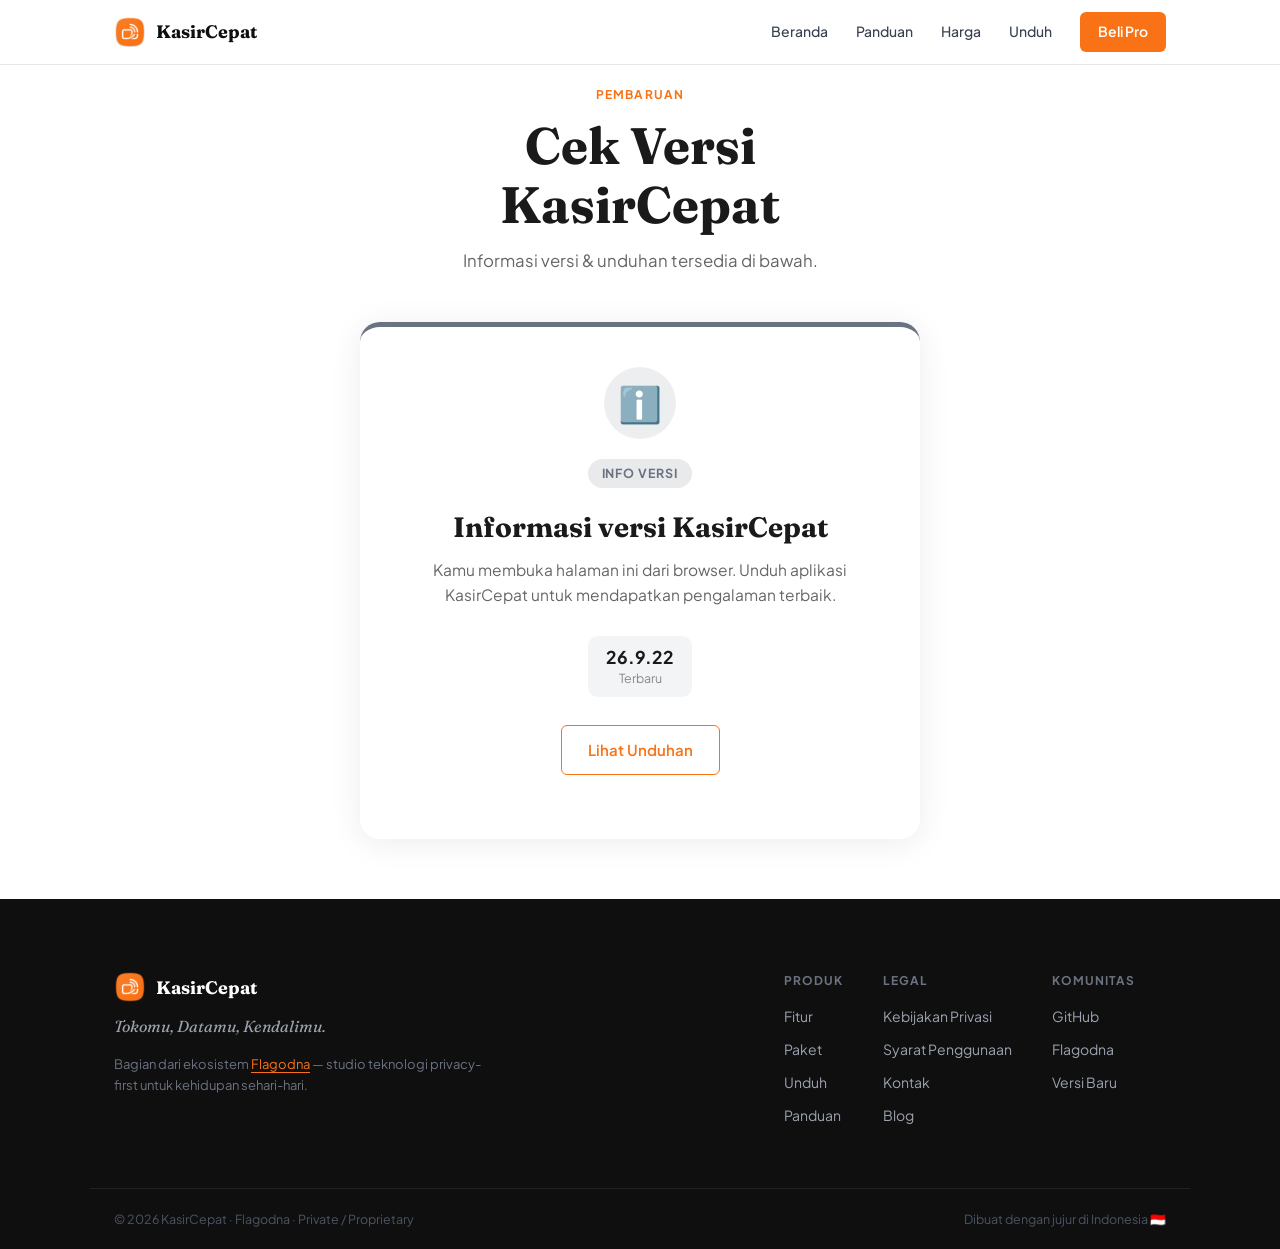
<file: versi-baru/index.html>
<!DOCTYPE html>
<html lang="id">
  <head>
    <meta charset="UTF-8" />
    <meta name="viewport" content="width=device-width, initial-scale=1.0" />
    <title>Versi Baru — KasirCepat</title>
    <link rel="preconnect" href="https://fonts.googleapis.com" />
    <link rel="preconnect" href="https://fonts.gstatic.com" crossorigin />
    <link
      href="https://fonts.googleapis.com/css2?family=Fraunces:ital,wght@0,400;0,700;1,400;1,700&family=Plus+Jakarta+Sans:wght@400;500;600;700&display=swap"
      rel="stylesheet"
    />
    <link
      rel="icon"
      type="image/png"
      href="https://flagodna-developer.github.io/kasir-cepat/assets/icon/kasir-cepat.png"
    />
    <link rel="stylesheet" href="../assets/css/style.css" />
    <link rel="stylesheet" href="../assets/css/version.css" />
  </head>

  <body>
    <!-- NAVIGATION -->
    <nav class="nav">
      <div class="container nav-inner">
        <a href="../index.html" class="nav-logo">
          <img
            src="../assets/icon/kasir-cepat.png"
            alt="KasirCepat Logo"
            class="logo-image"
          />
          <span class="logo-text">KasirCepat</span>
        </a>
        <div class="nav-links">
          <a href="../index.html">Beranda</a>
          <a href="../panduan/index.html">Panduan</a>
          <a href="../harga/index.html">Harga</a>
          <a href="../index.html#download">Unduh</a>
          <a
            href="../beli/index.html"
            class="nav-cta"
            style="padding: 8px 18px; font-size: 14px"
            >Beli Pro</a
          >
        </div>
      </div>
    </nav>

    <!-- HERO -->
    <section class="vc-hero">
      <div class="container">
        <div class="section-label">Pembaruan</div>
        <h1>Cek Versi<br />KasirCepat</h1>
        <p id="vc-subtitle">Memuat informasi versi…</p>
      </div>
    </section>

    <!-- STATUS CARD -->
    <div class="container">
      <!-- loading state -->
      <div class="vc-loading" id="vc-loading">
        <div class="spinner"></div>
        <span>Memeriksa versi…</span>
      </div>

      <!-- populated by JS -->
      <div class="vc-card" id="vc-card" style="display: none">
        <div class="vc-status-icon" id="vc-icon"></div>
        <div class="vc-status-label" id="vc-badge"></div>
        <div class="vc-title" id="vc-title"></div>
        <p class="vc-desc" id="vc-desc"></p>

        <div class="vc-versions" id="vc-versions"></div>
        <div class="vc-actions" id="vc-actions"></div>
        <p class="vc-platform-note" id="vc-platform-note"></p>
      </div>
    </div>

    <!-- FOOTER -->
    <footer class="footer">
      <div class="container footer-inner">
        <div class="footer-brand">
          <a href="/" class="nav-logo">
            <img
              src="../assets/icon/kasir-cepat.png"
              alt="KasirCepat Logo"
              class="logo-image"
            />
            <span class="logo-text">KasirCepat</span>
          </a>
          <p class="footer-tagline">Tokomu, Datamu, Kendalimu.</p>
          <p class="footer-flagodna">
            Bagian dari ekosistem
            <a href="https://flagodna.com" target="_blank" rel="noopener"
              >Flagodna</a
            >
            — studio teknologi privacy-first untuk kehidupan sehari-hari.
          </p>
        </div>
        <div class="footer-links">
          <div class="footer-col">
            <h5>Produk</h5>
            <a href="../index.html#fitur">Fitur</a>
            <a href="../index.html#paket">Paket</a>
            <a href="../index.html#download">Unduh</a>
            <a href="../panduan/index.html">Panduan</a>
          </div>
          <div class="footer-col">
            <h5>Legal</h5>
            <a href="../documents/kebijakan-privasi/index.html"
              >Kebijakan Privasi</a
            >
            <a href="../documents/syarat-penggunaan/index.html"
              >Syarat Penggunaan</a
            >
            <a href="../documents/kontak/index.html">Kontak</a>
            <a href="https://flagodna.com/kasir-cepat/blog/" target="_blank"
              >Blog</a
            >
          </div>
          <div class="footer-col">
            <h5>Komunitas</h5>
            <a
              href="https://github.com/Flagodna-Developer/kasir-cepat"
              target="_blank"
              rel="noopener"
              >GitHub</a
            >
            <a href="https://flagodna.com" target="_blank" rel="noopener"
              >Flagodna</a
            >
            <a href="#">Versi Baru</a>
          </div>
        </div>
      </div>
      <div class="footer-bottom container">
        <p>© 2026 KasirCepat · Flagodna · Private / Proprietary</p>
        <p>Dibuat dengan jujur di Indonesia 🇮🇩</p>
      </div>
    </footer>

    <script>
      // ─────────────────────────────────────────────
      // CONFIG
      // ─────────────────────────────────────────────
      const VERSIONS = {
        // latest stable per platform  (semver strings)
        android: "26.9.22",
        windows: "26.9.22",
        linux: "26.9.22",
        ios: null, // not released yet
        ios: null, // not released yet
        web: null,
        default: "26.9.22", // fallback when platform unknown
      };

      // download links per platform
      const DOWNLOAD_LINKS = {
        android:
          "https://play.google.com/store/apps/details?id=com.flagodna.kasircepat",
        windows: "https://flagodna-developer.github.io/kasir-cepat/#download",
        linux: "https://flagodna-developer.github.io/kasir-cepat/#download",
        macos: "https://flagodna-developer.github.io/kasir-cepat/#download",
        default: "https://flagodna-developer.github.io/kasir-cepat/#download",
      };

      // versions considered "critical" (security / data-loss fixes) — force update notice
      const CRITICAL_BELOW = {
        android: "1.0.0",
        windows: "1.0.0",
        linux: "1.0.0",
        macos: "1.0.0",
      };

      // platform display names
      const PLATFORM_NAMES = {
        android: "Android",
        windows: "Windows",
        linux: "Linux",
        macos: "macOS",
        ios: "iOS",
        web: "Web",
      };

      // ─────────────────────────────────────────────
      // SEMVER helpers
      // ─────────────────────────────────────────────
      function parseSemver(v) {
        if (!v) return null;
        const m = String(v)
          .trim()
          .replace(/^v/i, "")
          .match(/^(\d+)\.(\d+)\.(\d+)/);
        return m ? m.slice(1).map(Number) : null;
      }

      function compareSemver(a, b) {
        // returns -1, 0, 1
        for (let i = 0; i < 3; i++) {
          if (a[i] < b[i]) return -1;
          if (a[i] > b[i]) return 1;
        }
        return 0;
      }

      // ─────────────────────────────────────────────
      // STATUS DEFINITIONS
      // ─────────────────────────────────────────────
      const STATUS = {
        latest: {
          color: "#16a34a",
          icon: "✅",
          badge: "Sudah Terbaru",
          title: "Aplikasimu sudah versi terbaru!",
          desc: "Tidak ada pembaruan yang perlu dilakukan. Kamu sudah menggunakan versi paling mutakhir dari KasirCepat.",
        },
        update: {
          color: "#d97706",
          icon: "🔄",
          badge: "Ada Pembaruan",
          title: "Versi baru tersedia",
          desc: "Ada pembaruan yang direkomendasikan. Yuk perbarui untuk mendapatkan fitur dan perbaikan terbaru.",
        },
        critical: {
          color: "#dc2626",
          icon: "⚠️",
          badge: "Update Penting",
          title: "Pembaruan kritis diperlukan",
          desc: "Versi yang kamu pakai memiliki masalah penting (keamanan atau data). Segera perbarui aplikasi.",
        },
        unreleased: {
          color: "#7c3aed",
          icon: "🚀",
          badge: "Belum Dirilis",
          title: "Platform ini belum tersedia",
          desc: "KasirCepat belum tersedia untuk platform ini. Pantau update kami untuk mengetahui kapan dirilis.",
        },
        unknown: {
          color: "#6b7280",
          icon: "❓",
          badge: "Versi Tidak Dikenal",
          title: "Versi tidak dapat dikenali",
          desc: "Versi yang terdeteksi tidak dapat kami kenali. Pastikan kamu mengunduh aplikasi dari sumber resmi.",
        },
        browse: {
          color: "#6b7280",
          icon: "ℹ️",
          badge: "Info Versi",
          title: "Informasi versi KasirCepat",
          desc: "Kamu membuka halaman ini dari browser. Unduh aplikasi KasirCepat untuk mendapatkan pengalaman terbaik.",
        },
      };

      // ─────────────────────────────────────────────
      // RENDER
      // ─────────────────────────────────────────────
      function versionChip(label, version) {
        return `
          <div class="vc-ver-chip">
            <strong>${version ?? "—"}</strong>
            <span>${label}</span>
          </div>`;
      }

      function downloadBtn(platform) {
        const url = DOWNLOAD_LINKS[platform] ?? DOWNLOAD_LINKS.default;
        return `<a href="${url}" class="btn btn-primary">Unduh Sekarang</a>`;
      }

      function renderStatus(
        statusKey,
        { currentVersion, latestVersion, platform }
      ) {
        const s = STATUS[statusKey];

        // apply color
        document
          .querySelector(".vc-card")
          .style.setProperty("--status-color", s.color);

        document.getElementById("vc-icon").textContent = s.icon;
        document.getElementById("vc-badge").textContent = s.badge;
        document.getElementById("vc-title").textContent = s.title;
        document.getElementById("vc-desc").textContent = s.desc;

        // version chips
        const chips = [];
        if (currentVersion) chips.push(versionChip("Versimu", currentVersion));
        if (latestVersion) chips.push(versionChip("Terbaru", latestVersion));
        document.getElementById("vc-versions").innerHTML = chips.join("");

        // action buttons
        const btns = [];
        if (statusKey === "update" || statusKey === "critical") {
          btns.push(downloadBtn(platform));
        }
        if (statusKey === "unreleased" || statusKey === "browse") {
          btns.push(
            `<a href="${DOWNLOAD_LINKS.default}" class="btn btn-outline">Lihat Unduhan</a>`
          );
        }
        if (statusKey === "latest") {
          btns.push(
            `<a href="../index.html" class="btn btn-outline">Kembali ke Beranda</a>`
          );
        }
        document.getElementById("vc-actions").innerHTML = btns.join("");

        // platform note
        const pName = PLATFORM_NAMES[platform];
        document.getElementById("vc-platform-note").textContent = pName
          ? `Platform terdeteksi: ${pName}`
          : "";

        // subtitle
        document.getElementById("vc-subtitle").textContent =
          statusKey === "browse"
            ? "Informasi versi & unduhan tersedia di bawah."
            : `Status aplikasimu di ${pName ?? "perangkatmu"}.`;

        // show card, hide loader
        document.getElementById("vc-loading").style.display = "none";
        document.getElementById("vc-card").style.display = "";
      }

      // ─────────────────────────────────────────────
      // MAIN LOGIC
      // ─────────────────────────────────────────────
      (function () {
        const params = new URLSearchParams(window.location.search);
        const rawVer = params.get("version");
        const rawPlat = (params.get("platform") ?? "").toLowerCase().trim();

        // normalise platform key
        const platform = Object.keys(VERSIONS).includes(rawPlat)
          ? rawPlat
          : "default";

        const latestVersion = VERSIONS[platform];

        // no params → opened from browser directly
        if (!rawVer && !rawPlat) {
          renderStatus("browse", {
            currentVersion: null,
            latestVersion: VERSIONS.default,
            platform: "default",
          });
          return;
        }

        // platform not yet released
        if (latestVersion === null) {
          renderStatus("unreleased", {
            currentVersion: rawVer,
            latestVersion: null,
            platform,
          });
          return;
        }

        const current = parseSemver(rawVer);
        const latest = parseSemver(latestVersion);

        // version string unrecognisable
        if (!current) {
          renderStatus("unknown", {
            currentVersion: rawVer,
            latestVersion,
            platform,
          });
          return;
        }

        const cmp = compareSemver(current, latest);

        if (cmp >= 0) {
          // user is on latest (or somehow ahead — edge case)
          renderStatus("latest", {
            currentVersion: rawVer,
            latestVersion,
            platform,
          });
        } else {
          // check if critical
          const critFloor = parseSemver(CRITICAL_BELOW[platform]);
          const isCritical = critFloor && compareSemver(current, critFloor) < 0;

          renderStatus(isCritical ? "critical" : "update", {
            currentVersion: rawVer,
            latestVersion,
            platform,
          });
        }
      })();
    </script>
  </body>
</html>
</file>
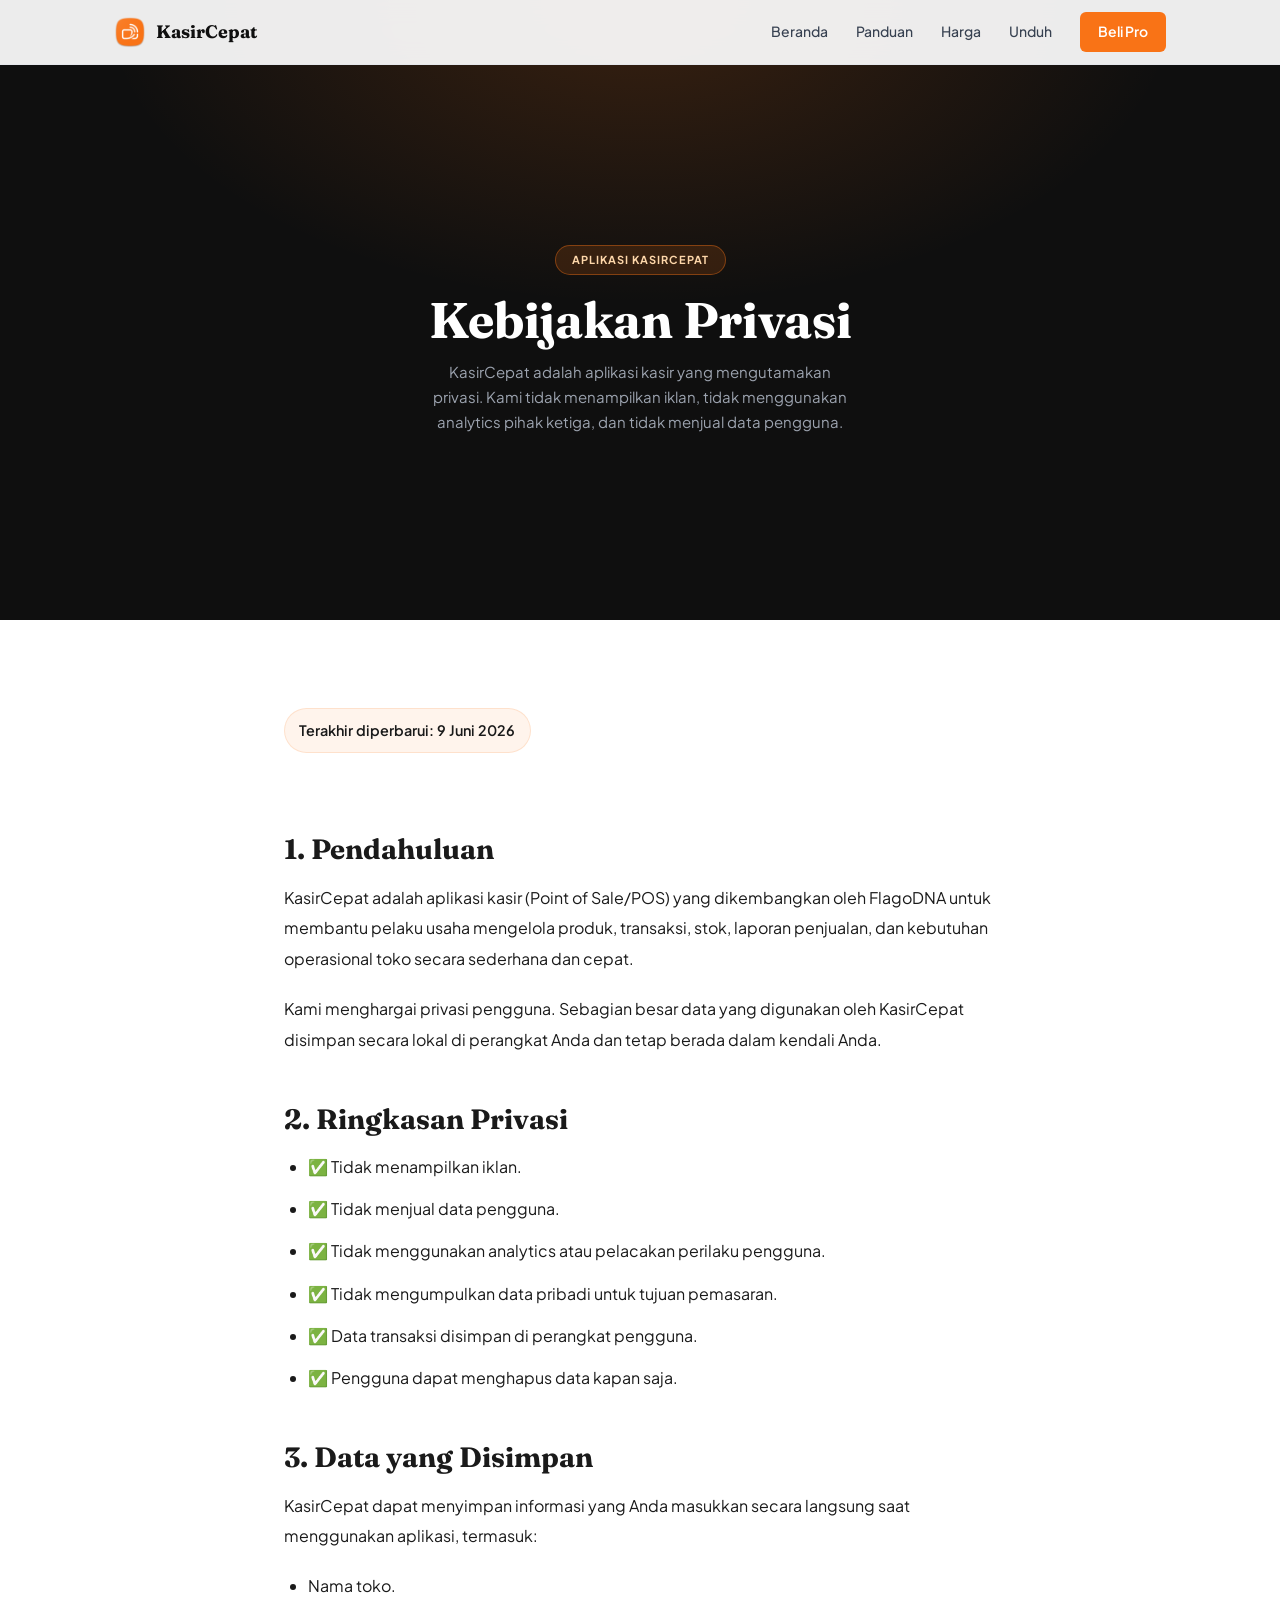
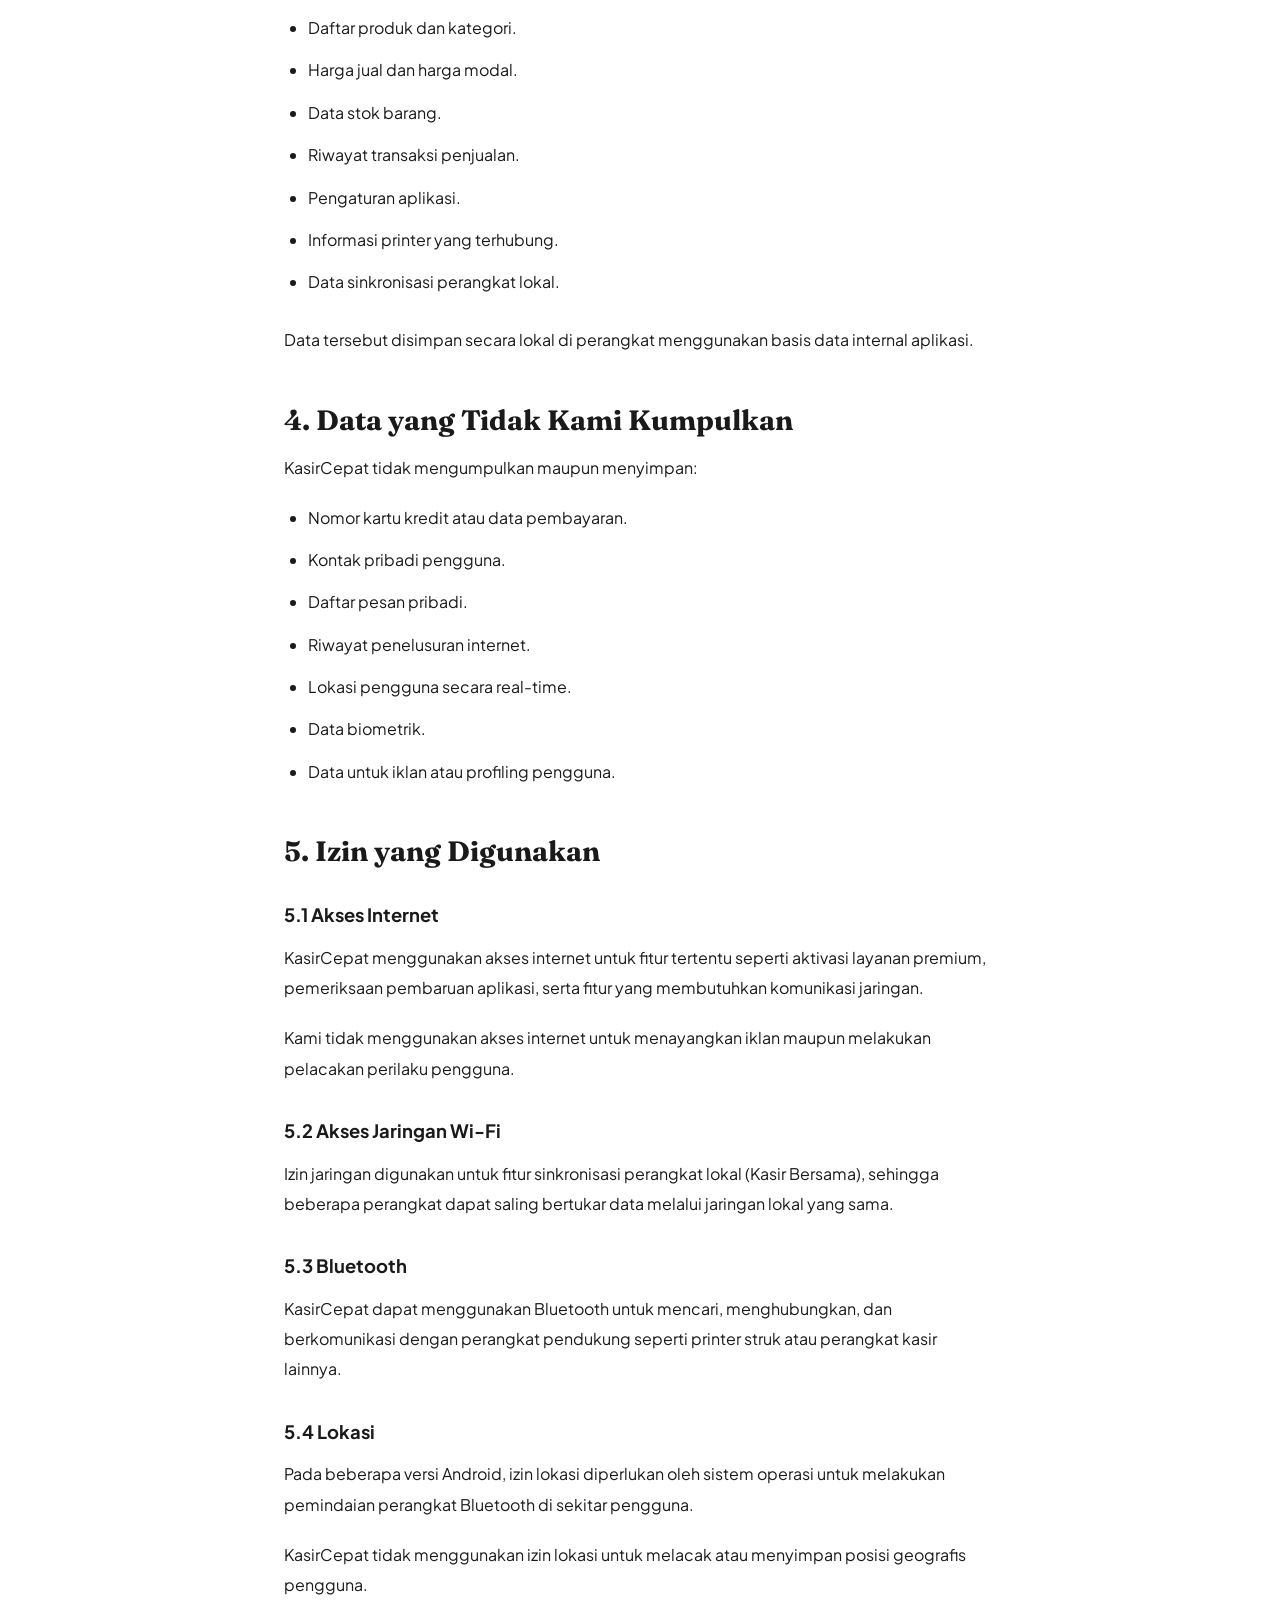
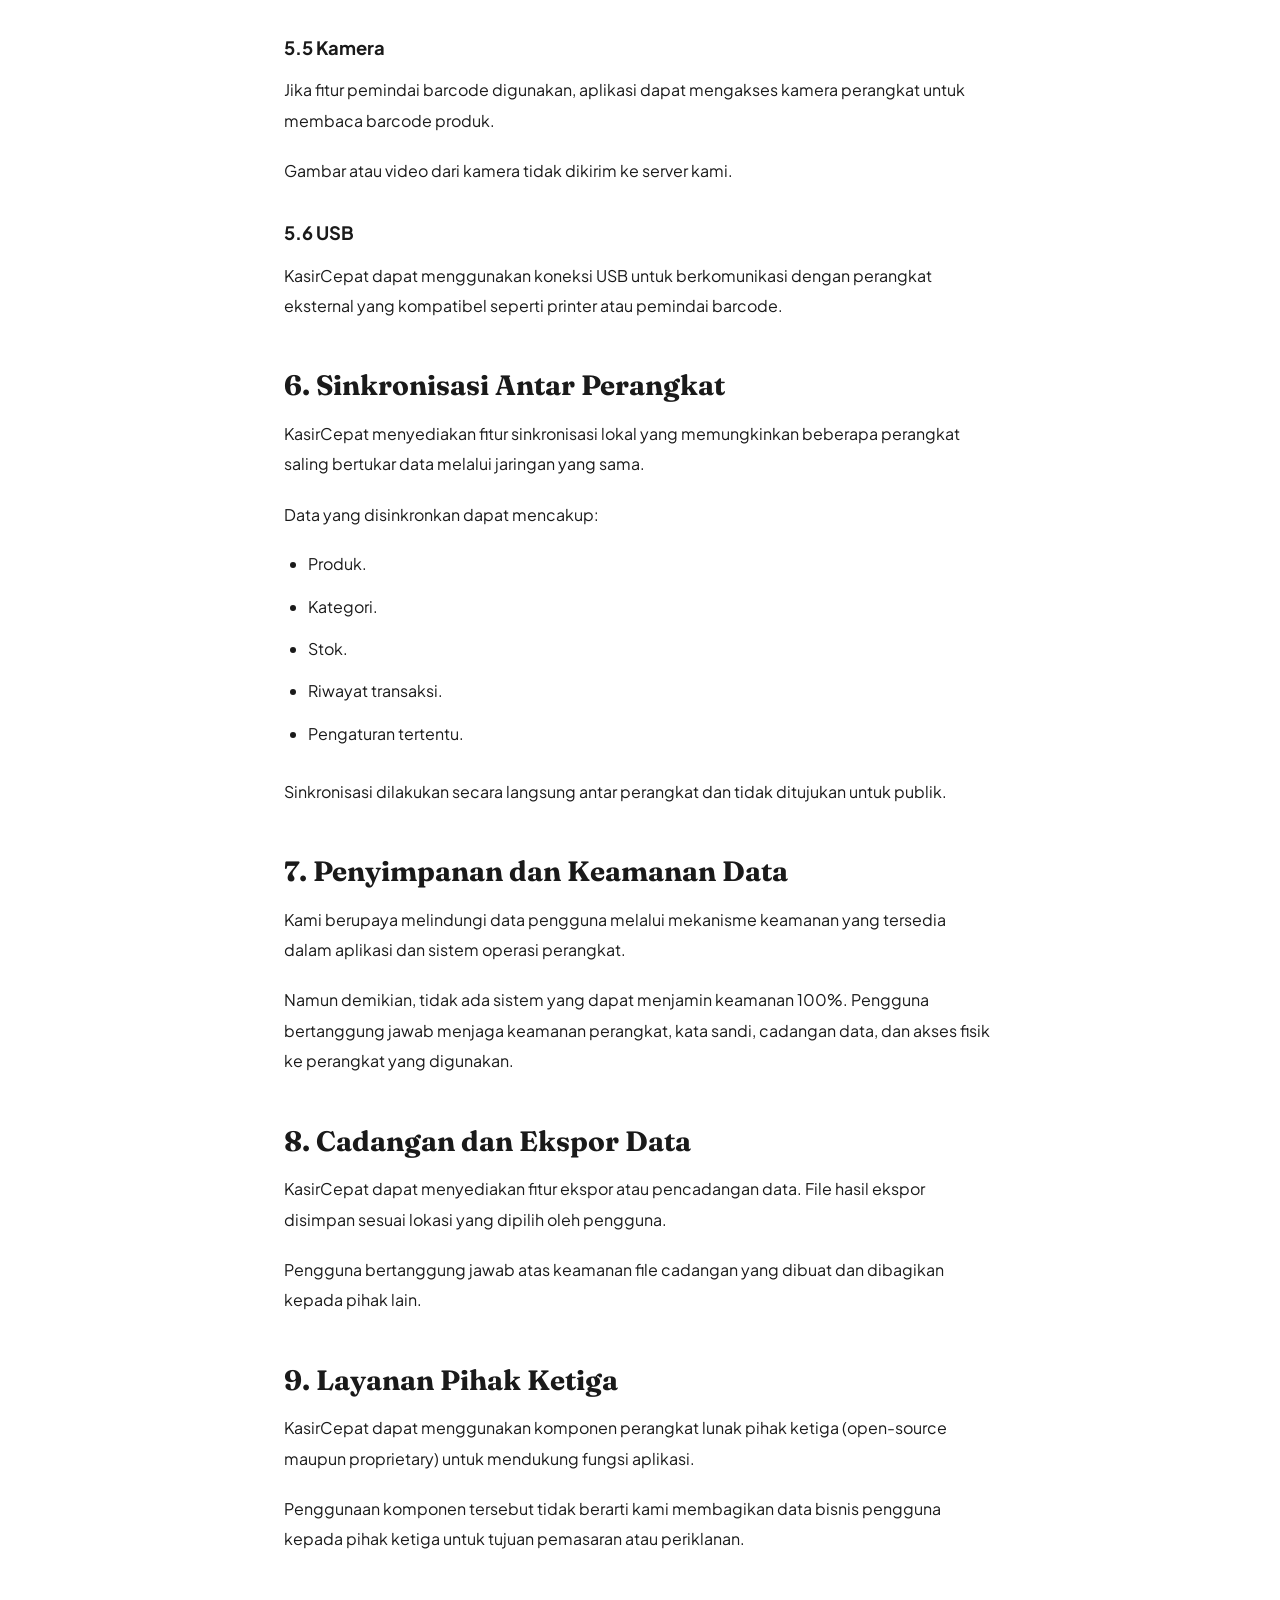
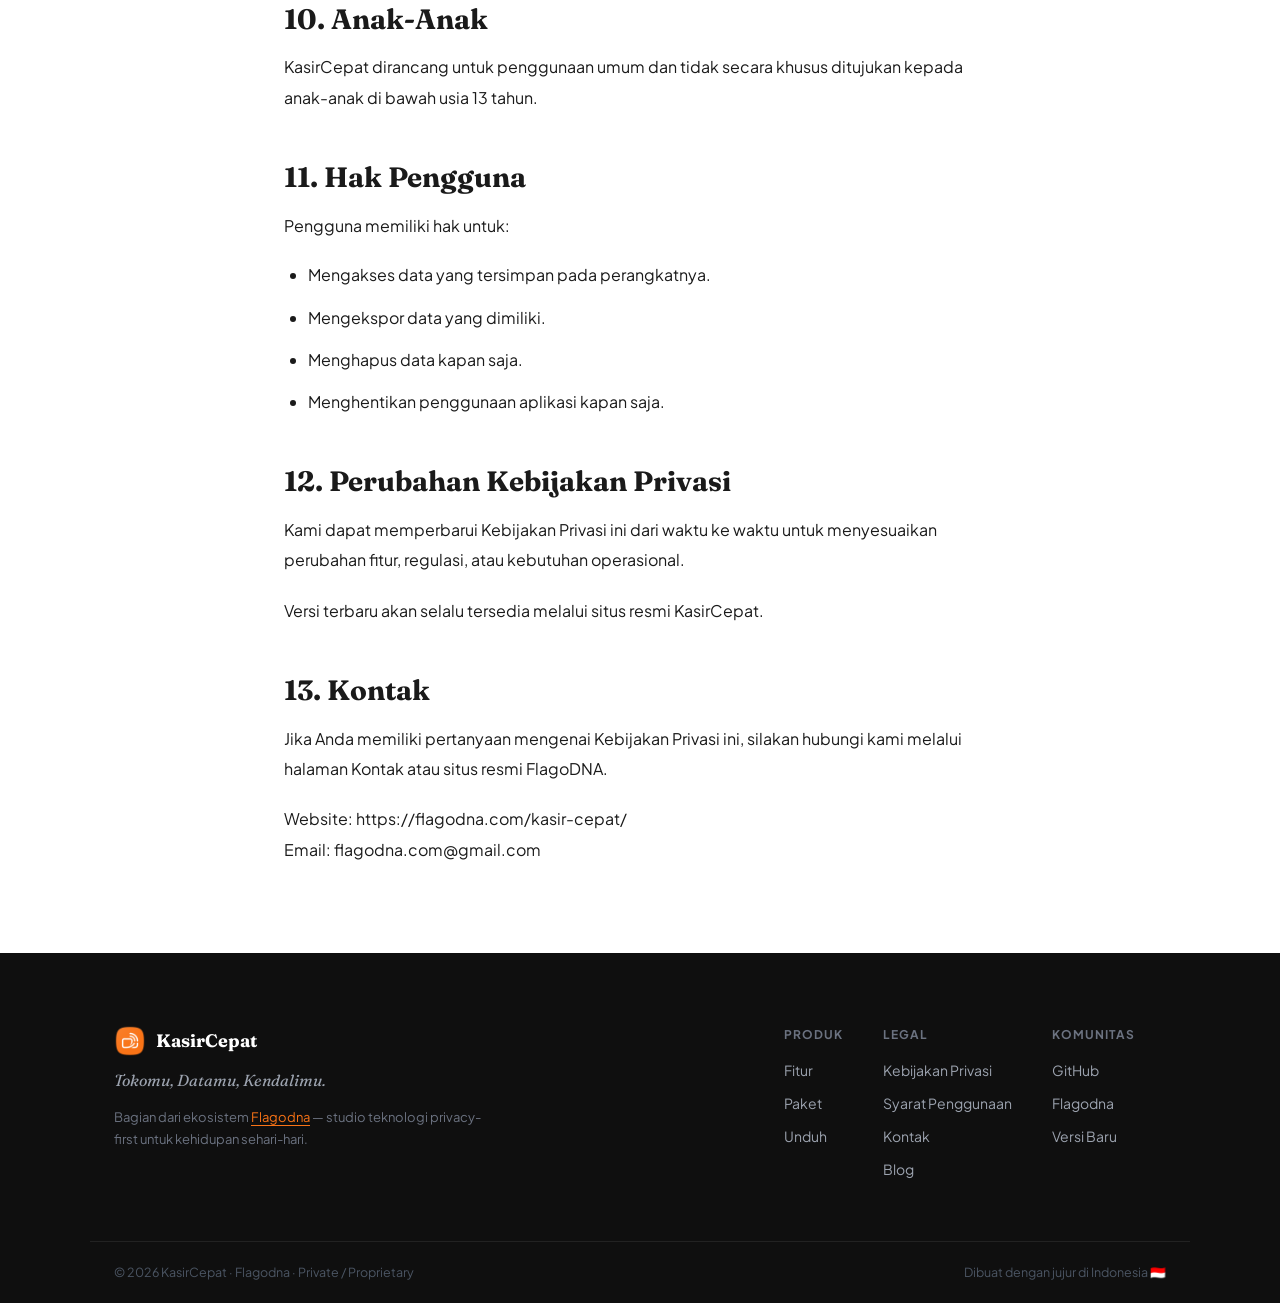
<file: documents/kebijakan-privasi/index.html>
<!DOCTYPE html>
<html lang="id">
  <head>
    <meta charset="UTF-8" />
    <meta name="viewport" content="width=device-width, initial-scale=1.0" />
    <title>Kebijakan Privasi — KasirCepat</title>
    <link rel="preconnect" href="https://fonts.googleapis.com" />
    <link rel="preconnect" href="https://fonts.gstatic.com" crossorigin />
    <link
      href="https://fonts.googleapis.com/css2?family=Fraunces:ital,wght@0,400;0,700;1,400;1,700&family=Plus+Jakarta+Sans:wght@400;500;600;700&display=swap"
      rel="stylesheet"
    />
    <link
      rel="icon"
      type="image/png"
      href="https://flagodna-developer.github.io/kasir-cepat/assets/icon/kasir-cepat.png"
    />

    <link rel="stylesheet" href="../../assets/css/style.css" />
    <link rel="stylesheet" href="../../assets/css/privacy.css" />
  </head>
  <body>
    <!-- ░░ NAV ░░ -->
    <nav class="nav">
      <div class="container nav-inner">
        <a href="../../index.html" class="nav-logo">
          <img
            src="https://flagodna-developer.github.io/kasir-cepat/assets/icon/kasir-cepat.png"
            alt="KasirCepat"
            class="logo-image"
            onerror="this.style.display='none';this.nextElementSibling.style.display='inline-flex'"
          />
          <span class="logo-mark" style="display: none">KC</span>
          <span class="logo-text">KasirCepat</span>
        </a>
        <div class="nav-links">
          <a href="../../index.html">Beranda</a>
          <a href="../../panduan/index.html">Panduan</a>
          <a href="../../harga/index.html">Harga</a>
          <a href="../../index.html#download">Unduh</a>
          <a href="../../beli/index.html" class="nav-cta">Beli Pro</a>
        </div>
      </div>
    </nav>

    <!-- ░░ HERO ░░ -->
    <div class="hero">
      <div class="container">
        <span class="hero-badge">Aplikasi KasirCepat</span>
        <h1>Kebijakan Privasi</h1>
        <p>
          KasirCepat adalah aplikasi kasir yang mengutamakan privasi. Kami tidak
          menampilkan iklan, tidak menggunakan analytics pihak ketiga, dan tidak
          menjual data pengguna.
        </p>
      </div>
    </div>

    <section class="section">
      <div class="container privacy-content">
        <p class="last-updated">Terakhir diperbarui: 9 Juni 2026</p>

        <h2>1. Pendahuluan</h2>
        <p>
          KasirCepat adalah aplikasi kasir (Point of Sale/POS) yang dikembangkan
          oleh FlagoDNA untuk membantu pelaku usaha mengelola produk, transaksi,
          stok, laporan penjualan, dan kebutuhan operasional toko secara
          sederhana dan cepat.
        </p>

        <p>
          Kami menghargai privasi pengguna. Sebagian besar data yang digunakan
          oleh KasirCepat disimpan secara lokal di perangkat Anda dan tetap
          berada dalam kendali Anda.
        </p>

        <h2>2. Ringkasan Privasi</h2>

        <ul>
          <li>✅ Tidak menampilkan iklan.</li>
          <li>✅ Tidak menjual data pengguna.</li>
          <li>
            ✅ Tidak menggunakan analytics atau pelacakan perilaku pengguna.
          </li>
          <li>✅ Tidak mengumpulkan data pribadi untuk tujuan pemasaran.</li>
          <li>✅ Data transaksi disimpan di perangkat pengguna.</li>
          <li>✅ Pengguna dapat menghapus data kapan saja.</li>
        </ul>

        <h2>3. Data yang Disimpan</h2>

        <p>
          KasirCepat dapat menyimpan informasi yang Anda masukkan secara
          langsung saat menggunakan aplikasi, termasuk:
        </p>

        <ul>
          <li>Nama toko.</li>
          <li>Daftar produk dan kategori.</li>
          <li>Harga jual dan harga modal.</li>
          <li>Data stok barang.</li>
          <li>Riwayat transaksi penjualan.</li>
          <li>Pengaturan aplikasi.</li>
          <li>Informasi printer yang terhubung.</li>
          <li>Data sinkronisasi perangkat lokal.</li>
        </ul>

        <p>
          Data tersebut disimpan secara lokal di perangkat menggunakan basis
          data internal aplikasi.
        </p>

        <h2>4. Data yang Tidak Kami Kumpulkan</h2>

        <p>KasirCepat tidak mengumpulkan maupun menyimpan:</p>

        <ul>
          <li>Nomor kartu kredit atau data pembayaran.</li>
          <li>Kontak pribadi pengguna.</li>
          <li>Daftar pesan pribadi.</li>
          <li>Riwayat penelusuran internet.</li>
          <li>Lokasi pengguna secara real-time.</li>
          <li>Data biometrik.</li>
          <li>Data untuk iklan atau profiling pengguna.</li>
        </ul>

        <h2>5. Izin yang Digunakan</h2>

        <h3>5.1 Akses Internet</h3>

        <p>
          KasirCepat menggunakan akses internet untuk fitur tertentu seperti
          aktivasi layanan premium, pemeriksaan pembaruan aplikasi, serta fitur
          yang membutuhkan komunikasi jaringan.
        </p>

        <p>
          Kami tidak menggunakan akses internet untuk menayangkan iklan maupun
          melakukan pelacakan perilaku pengguna.
        </p>

        <h3>5.2 Akses Jaringan Wi-Fi</h3>

        <p>
          Izin jaringan digunakan untuk fitur sinkronisasi perangkat lokal
          (Kasir Bersama), sehingga beberapa perangkat dapat saling bertukar
          data melalui jaringan lokal yang sama.
        </p>

        <h3>5.3 Bluetooth</h3>

        <p>
          KasirCepat dapat menggunakan Bluetooth untuk mencari, menghubungkan,
          dan berkomunikasi dengan perangkat pendukung seperti printer struk
          atau perangkat kasir lainnya.
        </p>

        <h3>5.4 Lokasi</h3>

        <p>
          Pada beberapa versi Android, izin lokasi diperlukan oleh sistem
          operasi untuk melakukan pemindaian perangkat Bluetooth di sekitar
          pengguna.
        </p>

        <p>
          KasirCepat tidak menggunakan izin lokasi untuk melacak atau menyimpan
          posisi geografis pengguna.
        </p>

        <h3>5.5 Kamera</h3>

        <p>
          Jika fitur pemindai barcode digunakan, aplikasi dapat mengakses kamera
          perangkat untuk membaca barcode produk.
        </p>

        <p>Gambar atau video dari kamera tidak dikirim ke server kami.</p>

        <h3>5.6 USB</h3>

        <p>
          KasirCepat dapat menggunakan koneksi USB untuk berkomunikasi dengan
          perangkat eksternal yang kompatibel seperti printer atau pemindai
          barcode.
        </p>

        <h2>6. Sinkronisasi Antar Perangkat</h2>

        <p>
          KasirCepat menyediakan fitur sinkronisasi lokal yang memungkinkan
          beberapa perangkat saling bertukar data melalui jaringan yang sama.
        </p>

        <p>Data yang disinkronkan dapat mencakup:</p>

        <ul>
          <li>Produk.</li>
          <li>Kategori.</li>
          <li>Stok.</li>
          <li>Riwayat transaksi.</li>
          <li>Pengaturan tertentu.</li>
        </ul>

        <p>
          Sinkronisasi dilakukan secara langsung antar perangkat dan tidak
          ditujukan untuk publik.
        </p>

        <h2>7. Penyimpanan dan Keamanan Data</h2>

        <p>
          Kami berupaya melindungi data pengguna melalui mekanisme keamanan yang
          tersedia dalam aplikasi dan sistem operasi perangkat.
        </p>

        <p>
          Namun demikian, tidak ada sistem yang dapat menjamin keamanan 100%.
          Pengguna bertanggung jawab menjaga keamanan perangkat, kata sandi,
          cadangan data, dan akses fisik ke perangkat yang digunakan.
        </p>

        <h2>8. Cadangan dan Ekspor Data</h2>

        <p>
          KasirCepat dapat menyediakan fitur ekspor atau pencadangan data. File
          hasil ekspor disimpan sesuai lokasi yang dipilih oleh pengguna.
        </p>

        <p>
          Pengguna bertanggung jawab atas keamanan file cadangan yang dibuat dan
          dibagikan kepada pihak lain.
        </p>

        <h2>9. Layanan Pihak Ketiga</h2>

        <p>
          KasirCepat dapat menggunakan komponen perangkat lunak pihak ketiga
          (open-source maupun proprietary) untuk mendukung fungsi aplikasi.
        </p>

        <p>
          Penggunaan komponen tersebut tidak berarti kami membagikan data bisnis
          pengguna kepada pihak ketiga untuk tujuan pemasaran atau periklanan.
        </p>

        <h2>10. Anak-Anak</h2>

        <p>
          KasirCepat dirancang untuk penggunaan umum dan tidak secara khusus
          ditujukan kepada anak-anak di bawah usia 13 tahun.
        </p>

        <h2>11. Hak Pengguna</h2>

        <p>Pengguna memiliki hak untuk:</p>

        <ul>
          <li>Mengakses data yang tersimpan pada perangkatnya.</li>
          <li>Mengekspor data yang dimiliki.</li>
          <li>Menghapus data kapan saja.</li>
          <li>Menghentikan penggunaan aplikasi kapan saja.</li>
        </ul>

        <h2>12. Perubahan Kebijakan Privasi</h2>

        <p>
          Kami dapat memperbarui Kebijakan Privasi ini dari waktu ke waktu untuk
          menyesuaikan perubahan fitur, regulasi, atau kebutuhan operasional.
        </p>

        <p>
          Versi terbaru akan selalu tersedia melalui situs resmi KasirCepat.
        </p>

        <h2>13. Kontak</h2>

        <p>
          Jika Anda memiliki pertanyaan mengenai Kebijakan Privasi ini, silakan
          hubungi kami melalui halaman Kontak atau situs resmi FlagoDNA.
        </p>

        <p>
          Website: https://flagodna.com/kasir-cepat/<br />
          Email: flagodna.com@gmail.com
        </p>
      </div>
    </section>

    <!-- FOOTER -->
    <footer class="footer">
      <div class="container footer-inner">
        <div class="footer-brand">
          <a href="/" class="nav-logo">
            <img
              src="../../assets/icon/kasir-cepat.png"
              alt="KasirCepat Logo"
              class="logo-image"
            />
            <span class="logo-text">KasirCepat</span>
          </a>
          <p class="footer-tagline">Tokomu, Datamu, Kendalimu.</p>
          <p class="footer-flagodna">
            Bagian dari ekosistem
            <a href="https://flagodna.com" target="_blank" rel="noopener"
              >Flagodna</a
            >
            — studio teknologi privacy-first untuk kehidupan sehari-hari.
          </p>
        </div>
        <div class="footer-links">
          <div class="footer-col">
            <h5>Produk</h5>
            <a href="../../index.html#fitur">Fitur</a>
            <a href="../../index.html#paket">Paket</a>
            <a href="../../index.html#download">Unduh</a>
          </div>
          <div class="footer-col">
            <h5>Legal</h5>
            <a href="#">Kebijakan Privasi</a>
            <a href="../syarat-penggunaan/index.html">Syarat Penggunaan</a>
            <a href="../kontak/index.html">Kontak</a>
            <a href="https://flagodna.com/kasir-cepat/blog/" target="_blank"
              >Blog</a
            >
          </div>
          <div class="footer-col">
            <h5>Komunitas</h5>
            <a
              href="https://github.com/Flagodna-Developer/kasir-cepat"
              target="_blank"
              rel="noopener"
              >GitHub</a
            >
            <a href="https://flagodna.com" target="_blank" rel="noopener"
              >Flagodna</a
            >
            <a href="../../versi-baru/index.html">Versi Baru</a>
          </div>
        </div>
      </div>
      <div class="footer-bottom container">
        <p>© 2026 KasirCepat · Flagodna · Private / Proprietary</p>
        <p>Dibuat dengan jujur di Indonesia 🇮🇩</p>
      </div>
    </footer>
  </body>
</html>
</file>
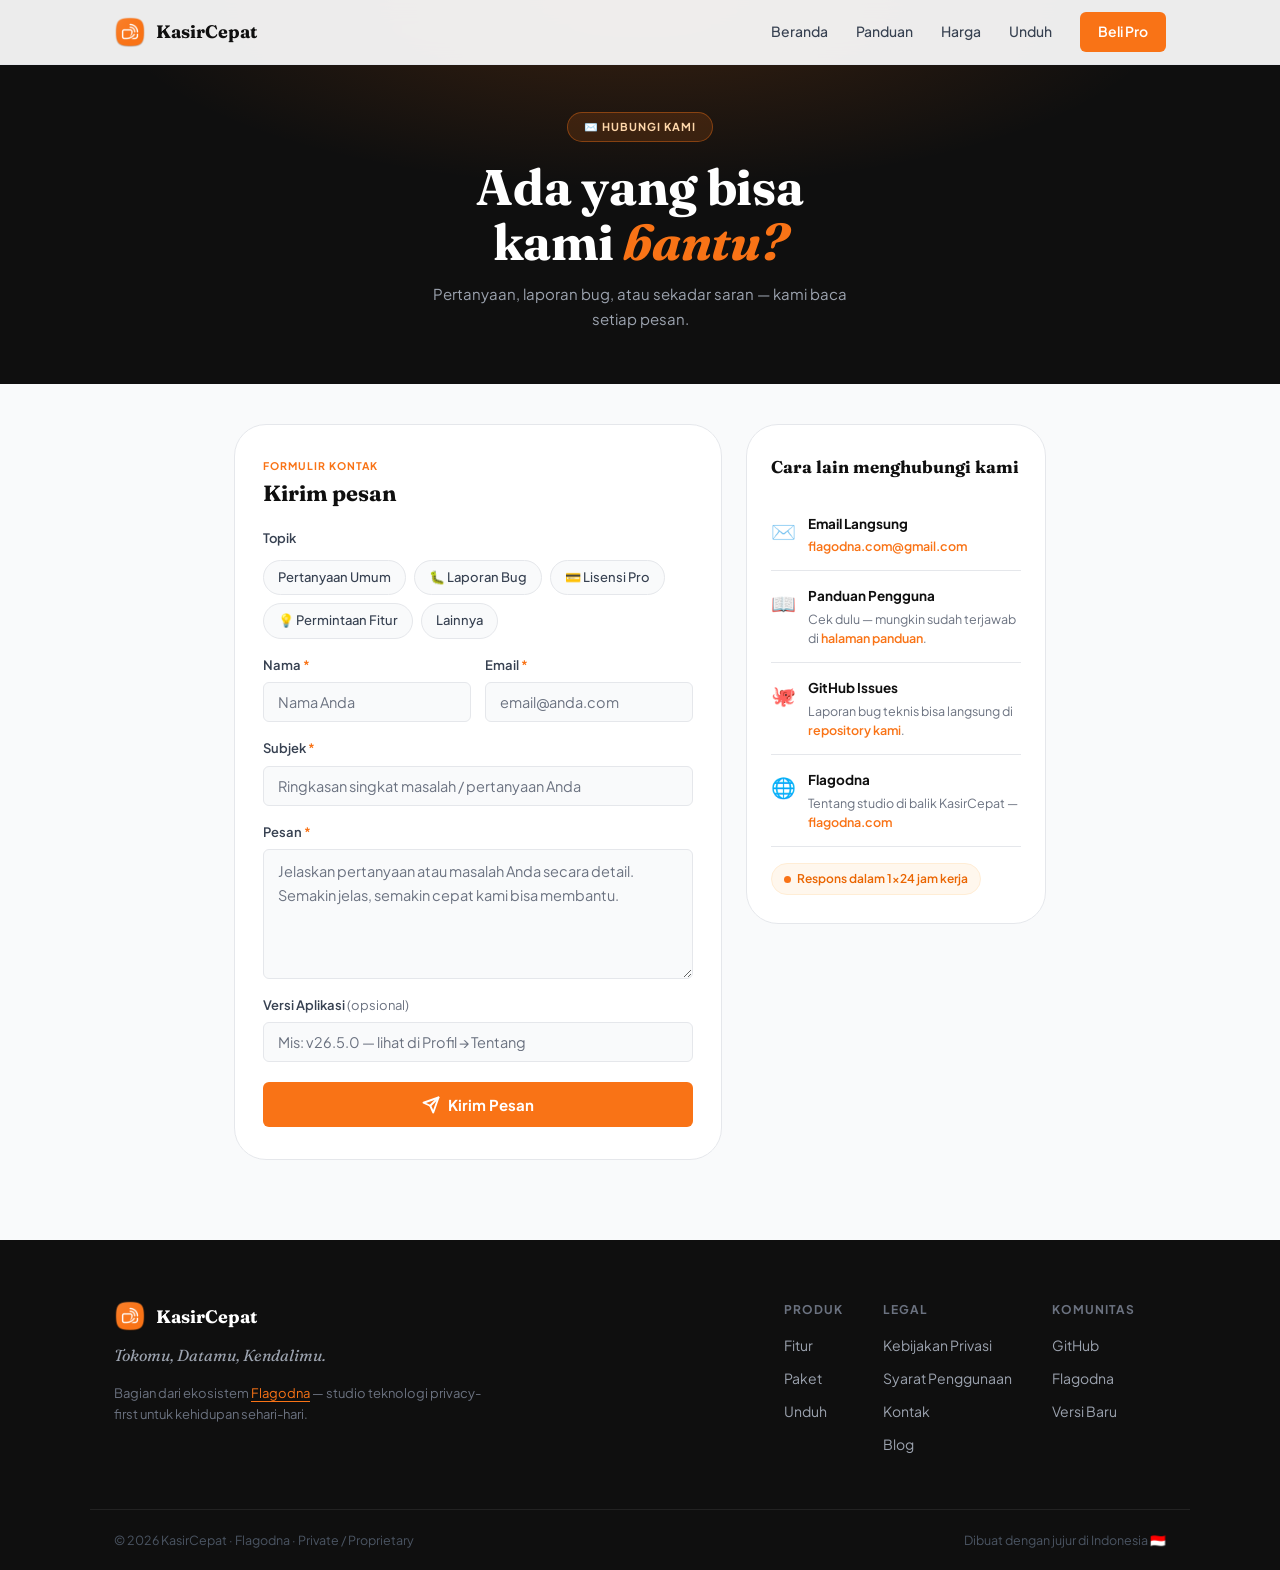
<file: documents/kontak/index.html>
<!DOCTYPE html>
<html lang="id">
  <head>
    <meta charset="UTF-8" />
    <meta name="viewport" content="width=device-width, initial-scale=1.0" />
    <title>Kontak — KasirCepat</title>
    <link rel="preconnect" href="https://fonts.googleapis.com" />
    <link rel="preconnect" href="https://fonts.gstatic.com" crossorigin />
    <link
      href="https://fonts.googleapis.com/css2?family=Fraunces:ital,wght@0,400;0,700;1,400;1,700&family=Plus+Jakarta+Sans:wght@400;500;600;700&display=swap"
      rel="stylesheet"
    />
    <link
      rel="icon"
      type="image/png"
      href="https://flagodna-developer.github.io/kasir-cepat/assets/icon/kasir-cepat.png"
    />
    <link rel="stylesheet" href="../../assets/css/contact.css" />
  </head>
  <body>
    <!-- ░░ NAV ░░ -->
    <nav class="nav">
      <div class="container nav-inner">
        <a href="../../index.html" class="nav-logo">
          <img
            src="https://flagodna-developer.github.io/kasir-cepat/assets/icon/kasir-cepat.png"
            alt="KasirCepat"
            class="logo-image"
            onerror="this.style.display='none';this.nextElementSibling.style.display='inline-flex'"
          />
          <span class="logo-mark" style="display: none">KC</span>
          <span class="logo-text">KasirCepat</span>
        </a>
        <div class="nav-links">
          <a href="../../index.html">Beranda</a>
          <a href="../../panduan/index.html">Panduan</a>
          <a href="../../harga/index.html">Harga</a>
          <a href="../../index.html#download">Unduh</a>
          <a href="../../beli/index.html" class="nav-cta">Beli Pro</a>
        </div>
      </div>
    </nav>

    <!-- ░░ HERO ░░ -->
    <div class="contact-hero">
      <div class="container">
        <span class="hero-badge">✉️ Hubungi Kami</span>
        <h1>Ada yang bisa<br />kami <em>bantu?</em></h1>
        <p>
          Pertanyaan, laporan bug, atau sekadar saran — kami baca setiap pesan.
        </p>
      </div>
    </div>

    <!-- ░░ LAYOUT ░░ -->
    <div class="contact-layout">
      <!-- ── LEFT: Form ── -->
      <div class="card">
        <span class="card-label">Formulir Kontak</span>
        <div class="card-title">Kirim pesan</div>

        <!-- Topik -->
        <div class="form-group">
          <label>Topik</label>
          <div class="topic-group" id="topicGroup">
            <span class="topic-chip" data-val="Pertanyaan Umum"
              >Pertanyaan Umum</span
            >
            <span class="topic-chip" data-val="Laporan Bug"
              >🐛 Laporan Bug</span
            >
            <span class="topic-chip" data-val="Lisensi Pro"
              >💳 Lisensi Pro</span
            >
            <span class="topic-chip" data-val="Permintaan Fitur"
              >💡 Permintaan Fitur</span
            >
            <span class="topic-chip" data-val="Lainnya">Lainnya</span>
          </div>
        </div>

        <!-- Nama & Email -->
        <div class="form-row">
          <div class="form-group" style="margin-bottom: 0">
            <label>Nama <span>*</span></label>
            <input
              type="text"
              class="form-control"
              id="inputNama"
              placeholder="Nama Anda"
            />
          </div>
          <div class="form-group" style="margin-bottom: 0">
            <label>Email <span>*</span></label>
            <input
              type="email"
              class="form-control"
              id="inputEmail"
              placeholder="email@anda.com"
            />
          </div>
        </div>

        <!-- Subjek -->
        <div class="form-group" style="margin-top: 16px">
          <label>Subjek <span>*</span></label>
          <input
            type="text"
            class="form-control"
            id="inputSubjek"
            placeholder="Ringkasan singkat masalah / pertanyaan Anda"
          />
        </div>

        <!-- Pesan -->
        <div class="form-group">
          <label>Pesan <span>*</span></label>
          <textarea
            class="form-control"
            id="inputPesan"
            placeholder="Jelaskan pertanyaan atau masalah Anda secara detail. Semakin jelas, semakin cepat kami bisa membantu."
          ></textarea>
        </div>

        <!-- Versi app (opsional) -->
        <div class="form-group">
          <label
            >Versi Aplikasi
            <span style="color: var(--gray-500); font-weight: 400"
              >(opsional)</span
            ></label
          >
          <input
            type="text"
            class="form-control"
            id="inputVersi"
            placeholder="Mis: v26.5.0 — lihat di Profil → Tentang"
          />
        </div>

        <button class="submit-btn" id="submitBtn" onclick="sendEmail()">
          <svg
            width="18"
            height="18"
            viewBox="0 0 24 24"
            fill="none"
            stroke="currentColor"
            stroke-width="2.5"
            stroke-linecap="round"
            stroke-linejoin="round"
          >
            <path d="M22 2 11 13" />
            <path d="M22 2 15 22 11 13 2 9l20-7z" />
          </svg>
          Kirim Pesan
        </button>

        <!-- Success box -->
        <div class="success-box" id="successBox">
          <div class="s-icon">✅</div>
          <h4>Pesan siap dikirim!</h4>
          <p>
            Klien email Anda akan terbuka. Klik <strong>Kirim</strong> di
            aplikasi email untuk menyelesaikan pengiriman.
          </p>
        </div>
      </div>

      <!-- ── RIGHT: Info sidebar ── -->
      <div>
        <div class="info-card">
          <div class="info-card-title">Cara lain menghubungi kami</div>

          <div class="info-item">
            <span class="info-icon">✉️</span>
            <div>
              <h5>Email Langsung</h5>
              <p>
                <a href="mailto:flagodna.com@gmail.com"
                  >flagodna.com@gmail.com</a
                >
              </p>
            </div>
          </div>

          <div class="info-item">
            <span class="info-icon">📖</span>
            <div>
              <h5>Panduan Pengguna</h5>
              <p>
                Cek dulu — mungkin sudah terjawab di
                <a href="../../panduan/index.html">halaman panduan</a>.
              </p>
            </div>
          </div>

          <div class="info-item">
            <span class="info-icon">🐙</span>
            <div>
              <h5>GitHub Issues</h5>
              <p>
                Laporan bug teknis bisa langsung di
                <a
                  href="https://github.com/Flagodna-Developer/kasir-cepat"
                  target="_blank"
                  rel="noopener"
                  >repository kami</a
                >.
              </p>
            </div>
          </div>

          <div class="info-item">
            <span class="info-icon">🌐</span>
            <div>
              <h5>Flagodna</h5>
              <p>
                Tentang studio di balik KasirCepat —
                <a href="https://flagodna.com" target="_blank" rel="noopener"
                  >flagodna.com</a
                >
              </p>
            </div>
          </div>

          <div class="resp-badge">
            <span class="resp-dot"></span>
            Respons dalam 1×24 jam kerja
          </div>
        </div>
      </div>
    </div>

    <!-- ░░ FOOTER ░░ -->
    <footer class="footer">
      <div class="container footer-inner">
        <div>
          <a href="../../index.html" class="nav-logo">
            <img
              src="https://flagodna-developer.github.io/kasir-cepat/assets/icon/kasir-cepat.png"
              alt="KasirCepat"
              class="logo-image"
              onerror="this.style.display='none';this.nextElementSibling.style.display='inline-flex'"
            />
            <span class="logo-mark" style="display: none">KC</span>
            <span class="logo-text">KasirCepat</span>
          </a>
          <p class="footer-tagline">Tokomu, Datamu, Kendalimu.</p>
          <p class="footer-flagodna">
            Bagian dari ekosistem
            <a href="https://flagodna.com" target="_blank" rel="noopener"
              >Flagodna</a
            >
            — studio teknologi privacy-first untuk kehidupan sehari-hari.
          </p>
        </div>
        <div class="footer-links">
          <div class="footer-col">
            <h5>Produk</h5>
            <a href="../../index.html#fitur">Fitur</a>
            <a href="../../harga/index.html">Paket</a>
            <a href="../../index.html#download">Unduh</a>
          </div>
          <div class="footer-col">
            <h5>Legal</h5>
            <a href="../kebijakan-privasi/index.html">Kebijakan Privasi</a>
            <a href="../syarat-penggunaan/index.html">Syarat Penggunaan</a>
            <a href="#">Kontak</a>
            <a href="https://flagodna.com/kasir-cepat/blog/" target="_blank"
              >Blog</a
            >
          </div>
          <div class="footer-col">
            <h5>Komunitas</h5>
            <a
              href="https://github.com/Flagodna-Developer/kasir-cepat"
              target="_blank"
              rel="noopener"
              >GitHub</a
            >
            <a href="https://flagodna.com" target="_blank" rel="noopener"
              >Flagodna</a
            >
            <a href="../../versi-baru/index.html">Versi Baru</a>
          </div>
        </div>
      </div>
      <div class="footer-bottom container">
        <p>© 2026 KasirCepat · Flagodna · Private / Proprietary</p>
        <p>Dibuat dengan jujur di Indonesia 🇮🇩</p>
      </div>
    </footer>

    <script>
      const RECIPIENT = "flagodna.com@gmail.com";

      /* ── Topic chip selection ── */
      let selectedTopic = "";
      document.querySelectorAll(".topic-chip").forEach((chip) => {
        chip.addEventListener("click", () => {
          document
            .querySelectorAll(".topic-chip")
            .forEach((c) => c.classList.remove("selected"));
          chip.classList.add("selected");
          selectedTopic = chip.dataset.val;
        });
      });

      /* ── Send via mailto ── */
      function sendEmail() {
        const nama = document.getElementById("inputNama").value.trim();
        const email = document.getElementById("inputEmail").value.trim();
        const subjek = document.getElementById("inputSubjek").value.trim();
        const pesan = document.getElementById("inputPesan").value.trim();
        const versi = document.getElementById("inputVersi").value.trim();

        if (!nama || !email || !subjek || !pesan) {
          alert(
            "Mohon lengkapi nama, email, subjek, dan pesan terlebih dahulu."
          );
          return;
        }
        if (!/^[^\s@]+@[^\s@]+\.[^\s@]+$/.test(email)) {
          alert("Format email tidak valid.");
          return;
        }

        const topicLine = selectedTopic ? `Topik     : ${selectedTopic}\n` : "";
        const versiLine = versi ? `\nVersi App : ${versi}` : "";

        const body = [
          `Halo Tim KasirCepat,`,
          ``,
          `${pesan}`,
          ``,
          `──────────────────`,
          `${topicLine}Nama      : ${nama}`,
          `Email     : ${email}${versiLine}`,
          `──────────────────`,
          `Dikirim via halaman kontak KasirCepat`,
        ].join("\n");

        const prefixedSubject = selectedTopic
          ? `[${selectedTopic}] ${subjek}`
          : subjek;

        const mailtoURL =
          `mailto:${RECIPIENT}` +
          `?subject=${encodeURIComponent(prefixedSubject)}` +
          `&body=${encodeURIComponent(body)}`;

        window.location.href = mailtoURL;

        /* Show success hint */
        document.getElementById("successBox").classList.add("show");
        const btn = document.getElementById("submitBtn");
        btn.textContent = "✓ Klien email terbuka";
        btn.disabled = true;
        setTimeout(() => {
          btn.innerHTML = `<svg width="18" height="18" viewBox="0 0 24 24" fill="none" stroke="currentColor" stroke-width="2.5" stroke-linecap="round" stroke-linejoin="round"><path d="M22 2 11 13"/><path d="M22 2 15 22 11 13 2 9l20-7z"/></svg> Kirim Pesan`;
          btn.disabled = false;
        }, 5000);
      }
    </script>
  </body>
</html>
</file>
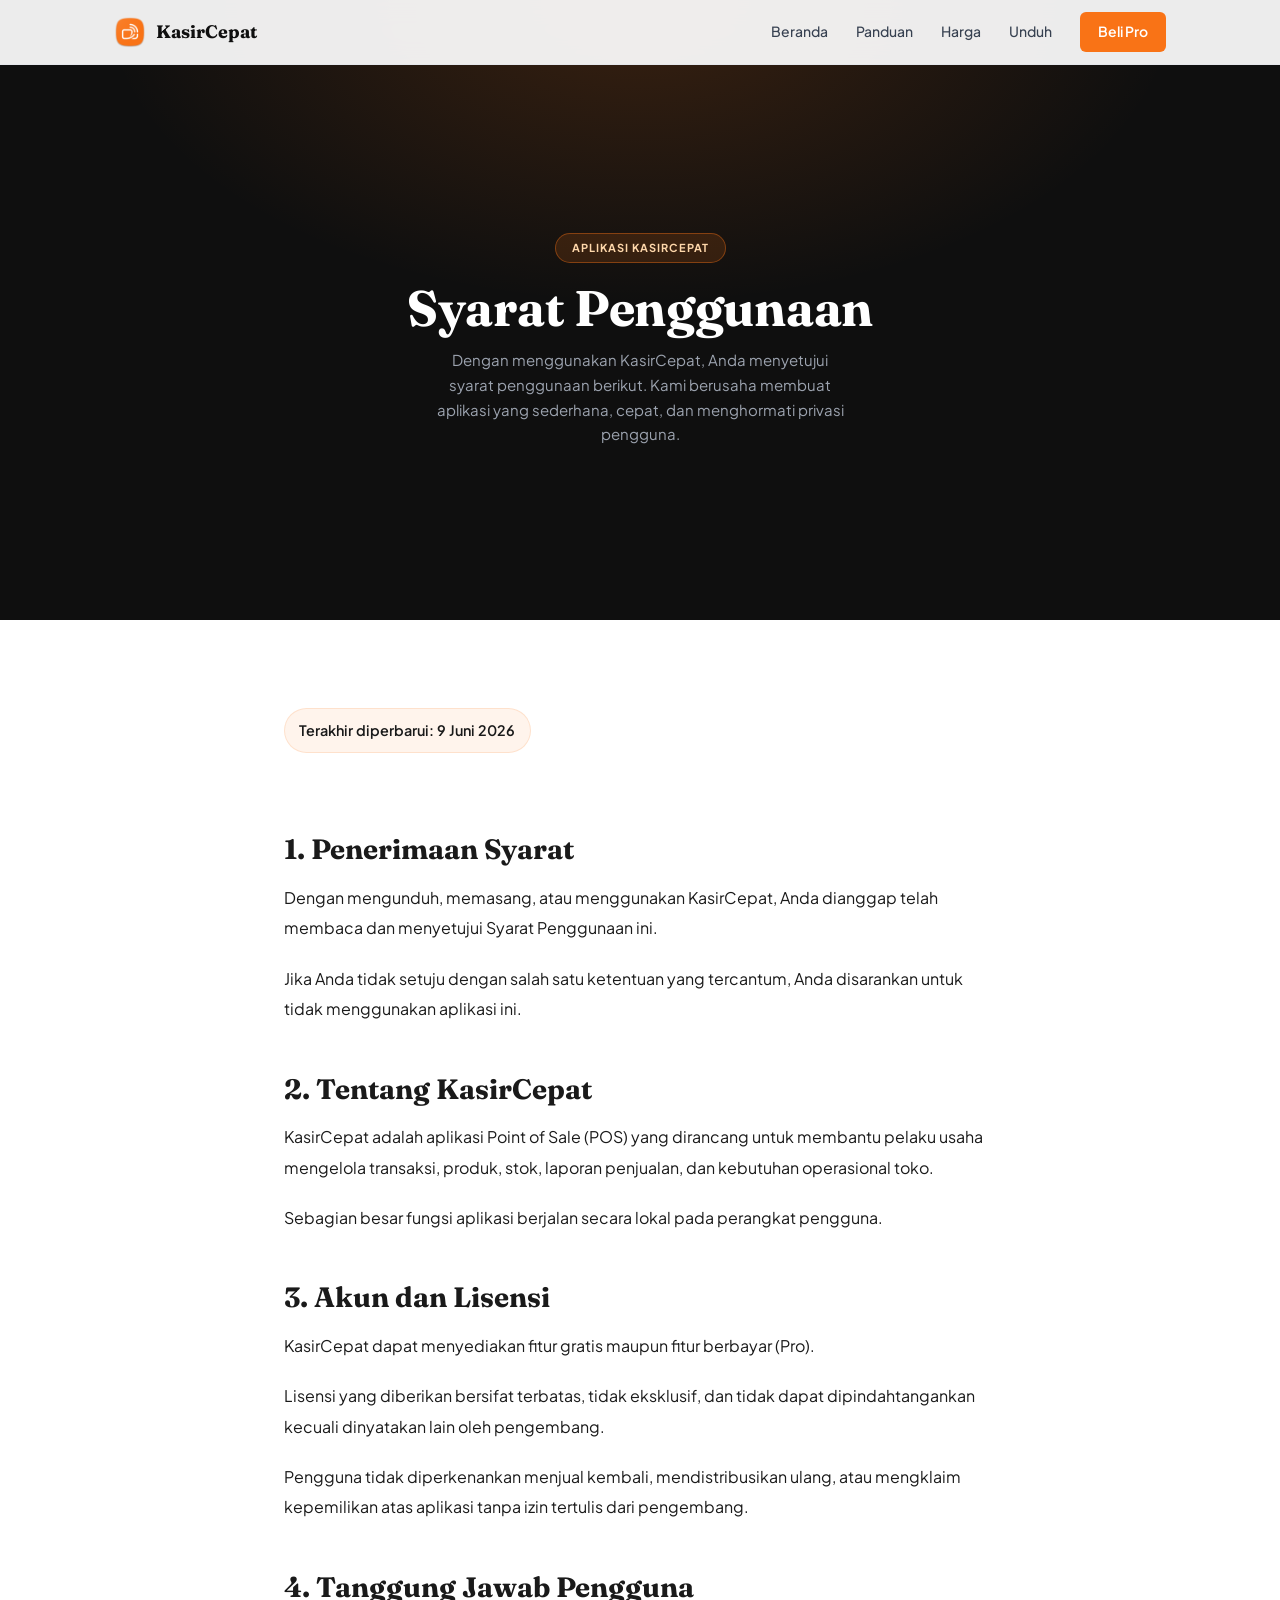
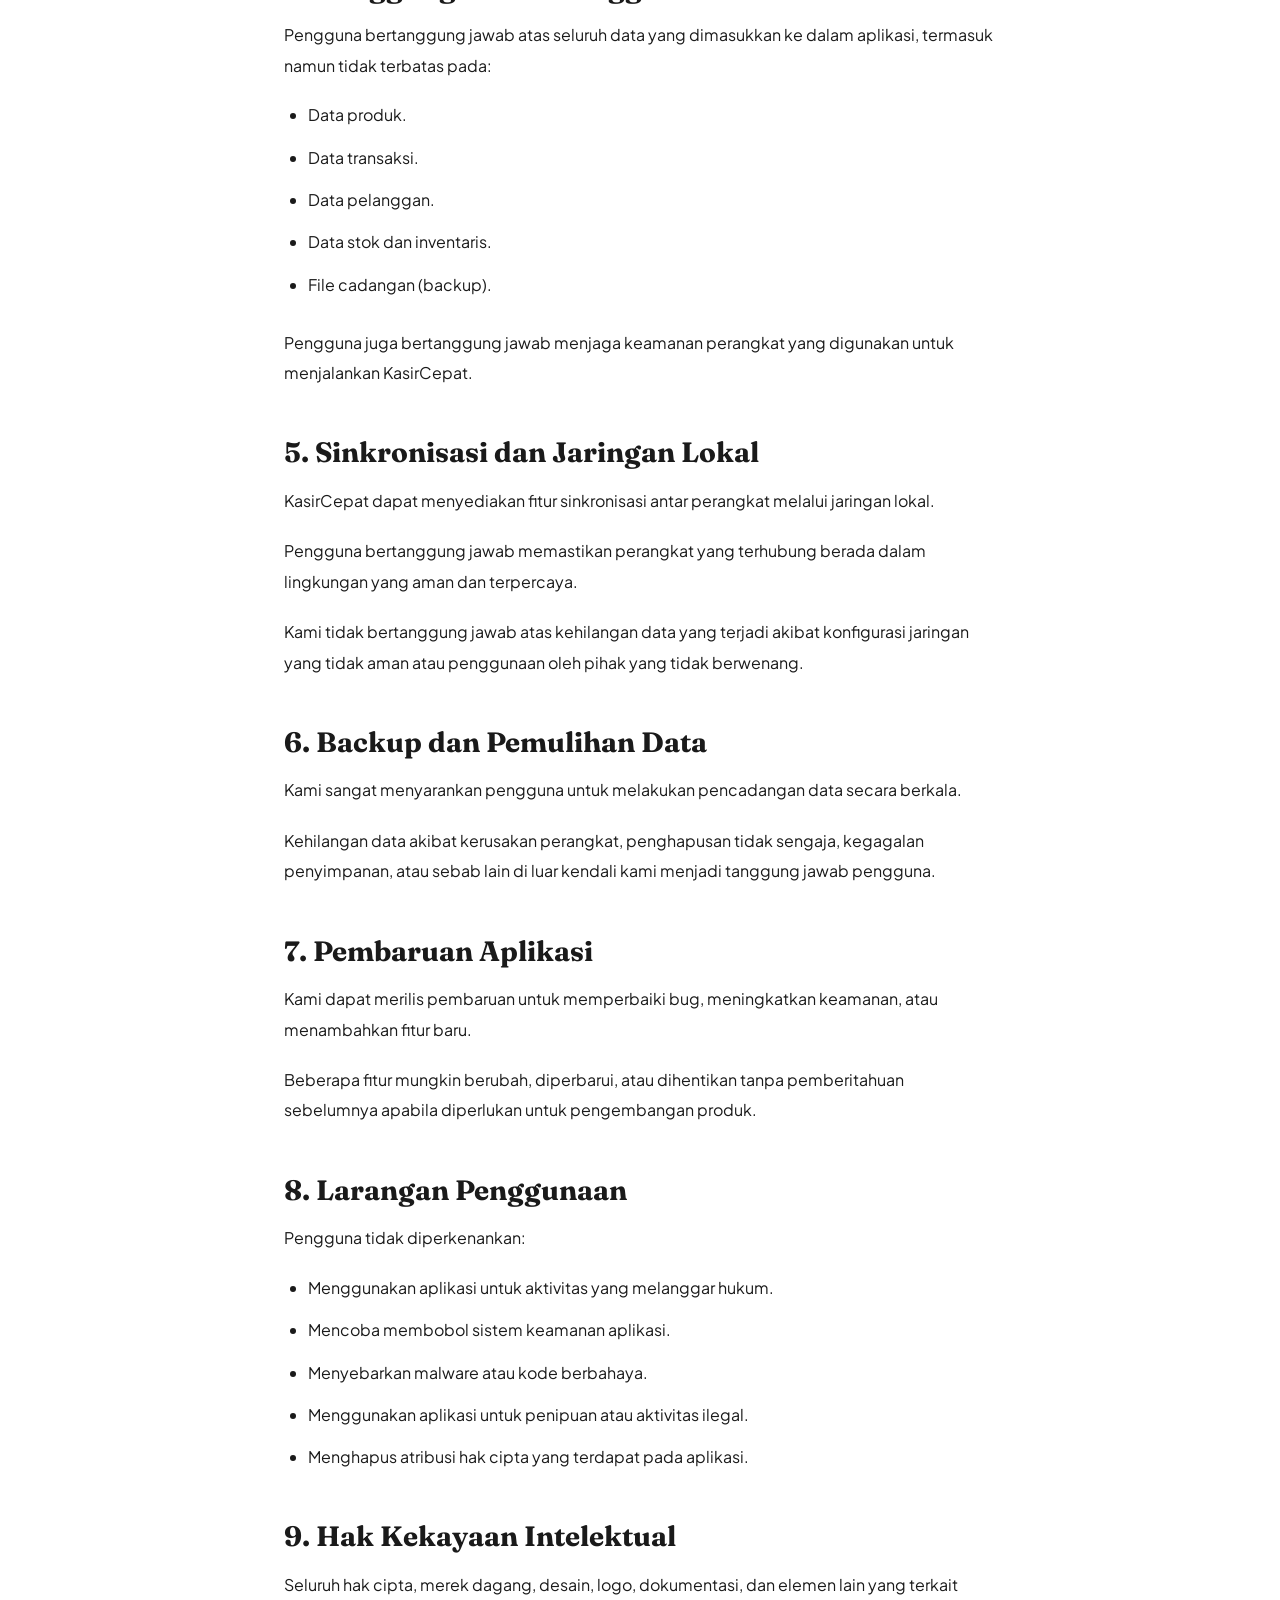
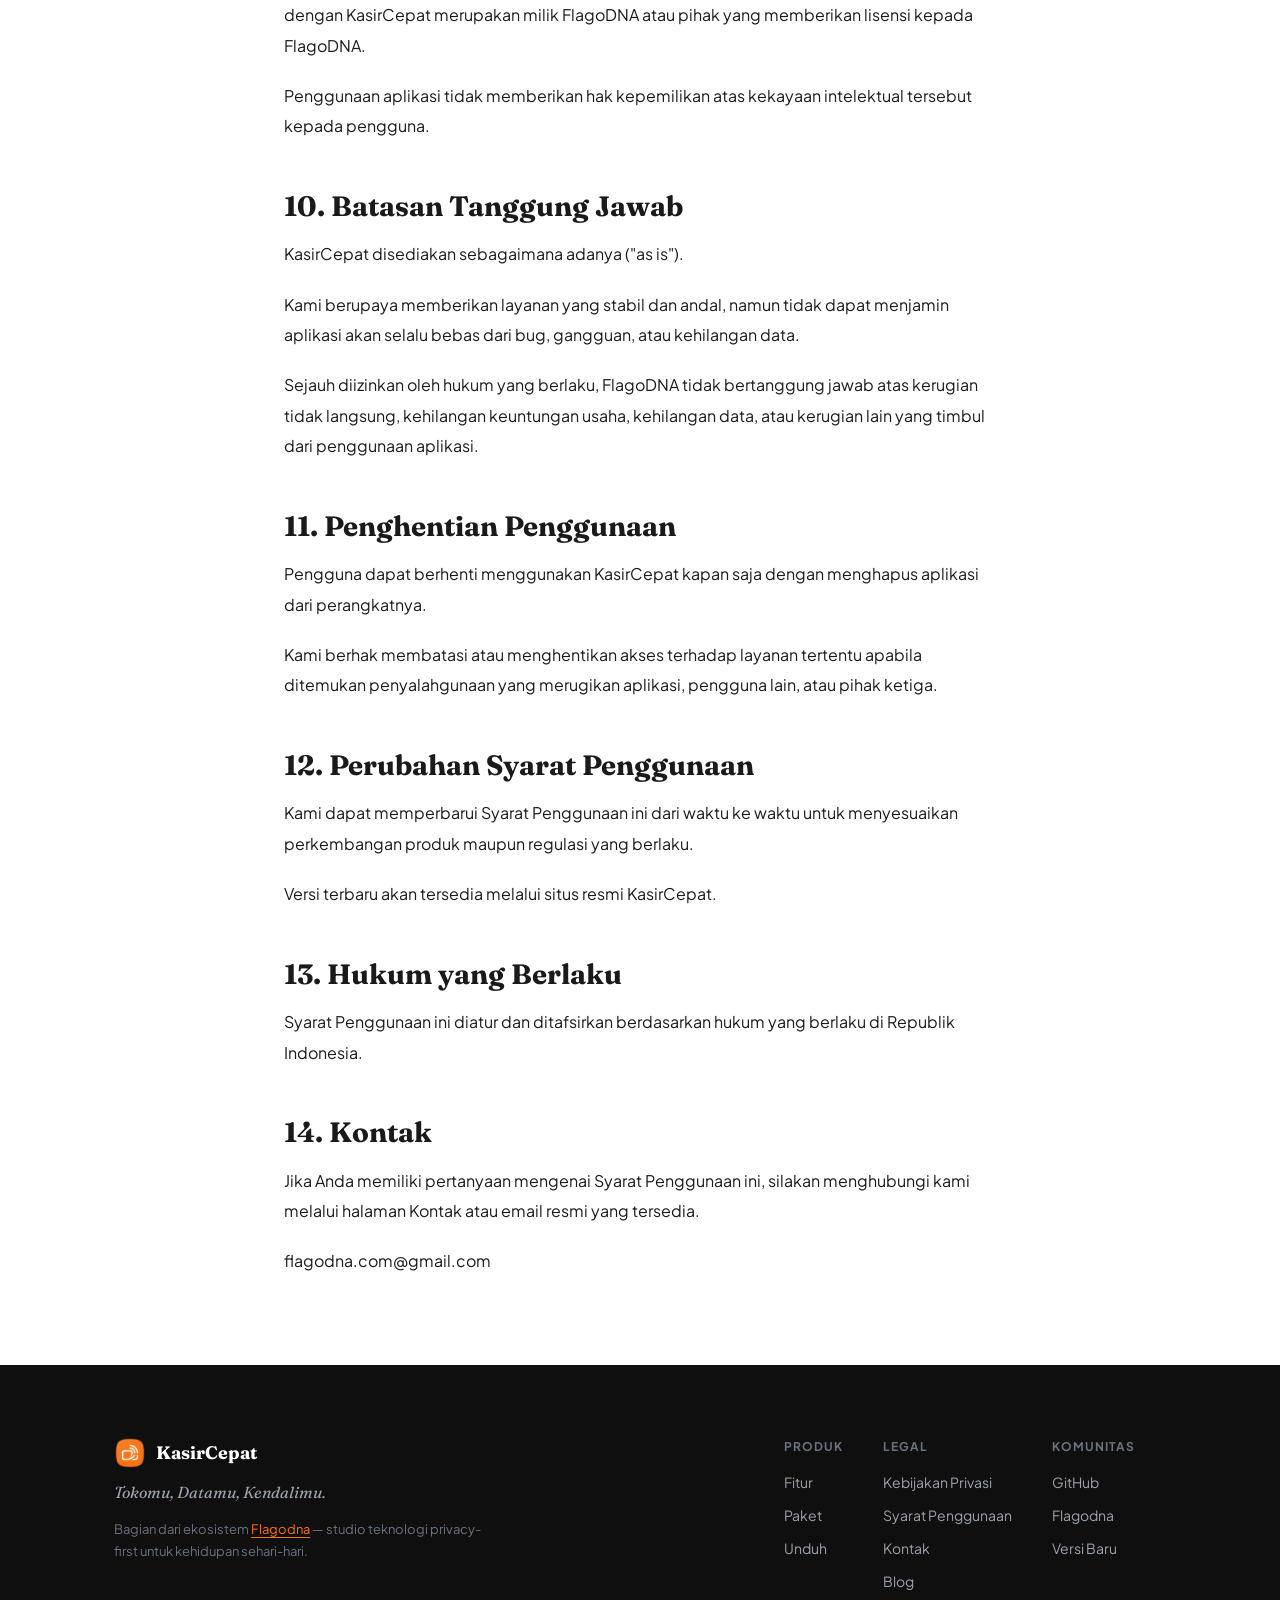
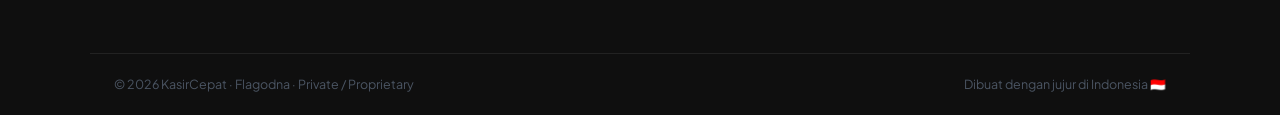
<file: documents/syarat-penggunaan/index.html>
<!DOCTYPE html>
<html lang="id">
  <head>
    <meta charset="UTF-8" />
    <meta name="viewport" content="width=device-width, initial-scale=1.0" />
    <title>Syarat Penggunaan — KasirCepat</title>
    <link rel="preconnect" href="https://fonts.googleapis.com" />
    <link rel="preconnect" href="https://fonts.gstatic.com" crossorigin />
    <link
      href="https://fonts.googleapis.com/css2?family=Fraunces:ital,wght@0,400;0,700;1,400;1,700&family=Plus+Jakarta+Sans:wght@400;500;600;700&display=swap"
      rel="stylesheet"
    />
    <link
      rel="icon"
      type="image/png"
      href="https://flagodna-developer.github.io/kasir-cepat/assets/icon/kasir-cepat.png"
    />

    <link rel="stylesheet" href="../../assets/css/style.css" />
    <link rel="stylesheet" href="../../assets/css/privacy.css" />
  </head>
  <body>
    <!-- ░░ NAV ░░ -->
    <nav class="nav">
      <div class="container nav-inner">
        <a href="../../index.html" class="nav-logo">
          <img
            src="https://flagodna-developer.github.io/kasir-cepat/assets/icon/kasir-cepat.png"
            alt="KasirCepat"
            class="logo-image"
            onerror="this.style.display='none';this.nextElementSibling.style.display='inline-flex'"
          />
          <span class="logo-mark" style="display: none">KC</span>
          <span class="logo-text">KasirCepat</span>
        </a>
        <div class="nav-links">
          <a href="../../index.html">Beranda</a>
          <a href="../../panduan/index.html">Panduan</a>
          <a href="../../harga/index.html">Harga</a>
          <a href="../../index.html#download">Unduh</a>
          <a href="../../beli/index.html" class="nav-cta">Beli Pro</a>
        </div>
      </div>
    </nav>

    <!-- ░░ HERO ░░ -->
    <div class="hero">
      <div class="container">
        <span class="hero-badge">Aplikasi KasirCepat</span>
        <h1>Syarat Penggunaan</h1>
        <p>
          Dengan menggunakan KasirCepat, Anda menyetujui syarat penggunaan
          berikut. Kami berusaha membuat aplikasi yang sederhana, cepat, dan
          menghormati privasi pengguna.
        </p>
      </div>
    </div>

    <section class="section">
      <div class="container privacy-content">
        <p class="last-updated">Terakhir diperbarui: 9 Juni 2026</p>

        <h2>1. Penerimaan Syarat</h2>

        <p>
          Dengan mengunduh, memasang, atau menggunakan KasirCepat, Anda dianggap
          telah membaca dan menyetujui Syarat Penggunaan ini.
        </p>

        <p>
          Jika Anda tidak setuju dengan salah satu ketentuan yang tercantum,
          Anda disarankan untuk tidak menggunakan aplikasi ini.
        </p>

        <h2>2. Tentang KasirCepat</h2>

        <p>
          KasirCepat adalah aplikasi Point of Sale (POS) yang dirancang untuk
          membantu pelaku usaha mengelola transaksi, produk, stok, laporan
          penjualan, dan kebutuhan operasional toko.
        </p>

        <p>
          Sebagian besar fungsi aplikasi berjalan secara lokal pada perangkat
          pengguna.
        </p>

        <h2>3. Akun dan Lisensi</h2>

        <p>
          KasirCepat dapat menyediakan fitur gratis maupun fitur berbayar (Pro).
        </p>

        <p>
          Lisensi yang diberikan bersifat terbatas, tidak eksklusif, dan tidak
          dapat dipindahtangankan kecuali dinyatakan lain oleh pengembang.
        </p>

        <p>
          Pengguna tidak diperkenankan menjual kembali, mendistribusikan ulang,
          atau mengklaim kepemilikan atas aplikasi tanpa izin tertulis dari
          pengembang.
        </p>

        <h2>4. Tanggung Jawab Pengguna</h2>

        <p>
          Pengguna bertanggung jawab atas seluruh data yang dimasukkan ke dalam
          aplikasi, termasuk namun tidak terbatas pada:
        </p>

        <ul>
          <li>Data produk.</li>
          <li>Data transaksi.</li>
          <li>Data pelanggan.</li>
          <li>Data stok dan inventaris.</li>
          <li>File cadangan (backup).</li>
        </ul>

        <p>
          Pengguna juga bertanggung jawab menjaga keamanan perangkat yang
          digunakan untuk menjalankan KasirCepat.
        </p>

        <h2>5. Sinkronisasi dan Jaringan Lokal</h2>

        <p>
          KasirCepat dapat menyediakan fitur sinkronisasi antar perangkat
          melalui jaringan lokal.
        </p>

        <p>
          Pengguna bertanggung jawab memastikan perangkat yang terhubung berada
          dalam lingkungan yang aman dan terpercaya.
        </p>

        <p>
          Kami tidak bertanggung jawab atas kehilangan data yang terjadi akibat
          konfigurasi jaringan yang tidak aman atau penggunaan oleh pihak yang
          tidak berwenang.
        </p>

        <h2>6. Backup dan Pemulihan Data</h2>

        <p>
          Kami sangat menyarankan pengguna untuk melakukan pencadangan data
          secara berkala.
        </p>

        <p>
          Kehilangan data akibat kerusakan perangkat, penghapusan tidak sengaja,
          kegagalan penyimpanan, atau sebab lain di luar kendali kami menjadi
          tanggung jawab pengguna.
        </p>

        <h2>7. Pembaruan Aplikasi</h2>

        <p>
          Kami dapat merilis pembaruan untuk memperbaiki bug, meningkatkan
          keamanan, atau menambahkan fitur baru.
        </p>

        <p>
          Beberapa fitur mungkin berubah, diperbarui, atau dihentikan tanpa
          pemberitahuan sebelumnya apabila diperlukan untuk pengembangan produk.
        </p>

        <h2>8. Larangan Penggunaan</h2>

        <p>Pengguna tidak diperkenankan:</p>

        <ul>
          <li>Menggunakan aplikasi untuk aktivitas yang melanggar hukum.</li>
          <li>Mencoba membobol sistem keamanan aplikasi.</li>
          <li>Menyebarkan malware atau kode berbahaya.</li>
          <li>Menggunakan aplikasi untuk penipuan atau aktivitas ilegal.</li>
          <li>Menghapus atribusi hak cipta yang terdapat pada aplikasi.</li>
        </ul>

        <h2>9. Hak Kekayaan Intelektual</h2>

        <p>
          Seluruh hak cipta, merek dagang, desain, logo, dokumentasi, dan elemen
          lain yang terkait dengan KasirCepat merupakan milik FlagoDNA atau
          pihak yang memberikan lisensi kepada FlagoDNA.
        </p>

        <p>
          Penggunaan aplikasi tidak memberikan hak kepemilikan atas kekayaan
          intelektual tersebut kepada pengguna.
        </p>

        <h2>10. Batasan Tanggung Jawab</h2>

        <p>KasirCepat disediakan sebagaimana adanya ("as is").</p>

        <p>
          Kami berupaya memberikan layanan yang stabil dan andal, namun tidak
          dapat menjamin aplikasi akan selalu bebas dari bug, gangguan, atau
          kehilangan data.
        </p>

        <p>
          Sejauh diizinkan oleh hukum yang berlaku, FlagoDNA tidak bertanggung
          jawab atas kerugian tidak langsung, kehilangan keuntungan usaha,
          kehilangan data, atau kerugian lain yang timbul dari penggunaan
          aplikasi.
        </p>

        <h2>11. Penghentian Penggunaan</h2>

        <p>
          Pengguna dapat berhenti menggunakan KasirCepat kapan saja dengan
          menghapus aplikasi dari perangkatnya.
        </p>

        <p>
          Kami berhak membatasi atau menghentikan akses terhadap layanan
          tertentu apabila ditemukan penyalahgunaan yang merugikan aplikasi,
          pengguna lain, atau pihak ketiga.
        </p>

        <h2>12. Perubahan Syarat Penggunaan</h2>

        <p>
          Kami dapat memperbarui Syarat Penggunaan ini dari waktu ke waktu untuk
          menyesuaikan perkembangan produk maupun regulasi yang berlaku.
        </p>

        <p>Versi terbaru akan tersedia melalui situs resmi KasirCepat.</p>

        <h2>13. Hukum yang Berlaku</h2>

        <p>
          Syarat Penggunaan ini diatur dan ditafsirkan berdasarkan hukum yang
          berlaku di Republik Indonesia.
        </p>

        <h2>14. Kontak</h2>

        <p>
          Jika Anda memiliki pertanyaan mengenai Syarat Penggunaan ini, silakan
          menghubungi kami melalui halaman Kontak atau email resmi yang
          tersedia.
        </p>

        <p>flagodna.com@gmail.com</p>
      </div>
    </section>

    <!-- FOOTER -->
    <footer class="footer">
      <div class="container footer-inner">
        <div class="footer-brand">
          <a href="/" class="nav-logo">
            <img
              src="../../assets/icon/kasir-cepat.png"
              alt="KasirCepat Logo"
              class="logo-image"
            />
            <span class="logo-text">KasirCepat</span>
          </a>
          <p class="footer-tagline">Tokomu, Datamu, Kendalimu.</p>
          <p class="footer-flagodna">
            Bagian dari ekosistem
            <a href="https://flagodna.com" target="_blank" rel="noopener"
              >Flagodna</a
            >
            — studio teknologi privacy-first untuk kehidupan sehari-hari.
          </p>
        </div>
        <div class="footer-links">
          <div class="footer-col">
            <h5>Produk</h5>
            <a href="../../index.html#fitur">Fitur</a>
            <a href="../../index.html#paket">Paket</a>
            <a href="../../index.html#download">Unduh</a>
          </div>
          <div class="footer-col">
            <h5>Legal</h5>
            <a href="../kebijakan-privasi/index.html">Kebijakan Privasi</a>
            <a href="#">Syarat Penggunaan</a>
            <a href="../kontak/index.html">Kontak</a>
            <a href="https://flagodna.com/kasir-cepat/blog/" target="_blank"
              >Blog</a
            >
          </div>
          <div class="footer-col">
            <h5>Komunitas</h5>
            <a
              href="https://github.com/Flagodna-Developer/kasir-cepat"
              target="_blank"
              rel="noopener"
              >GitHub</a
            >
            <a href="https://flagodna.com" target="_blank" rel="noopener"
              >Flagodna</a
            >
            <a href="../../versi-baru/index.html">Versi Baru</a>
          </div>
        </div>
      </div>
      <div class="footer-bottom container">
        <p>© 2026 KasirCepat · Flagodna · Private / Proprietary</p>
        <p>Dibuat dengan jujur di Indonesia 🇮🇩</p>
      </div>
    </footer>
  </body>
</html>
</file>
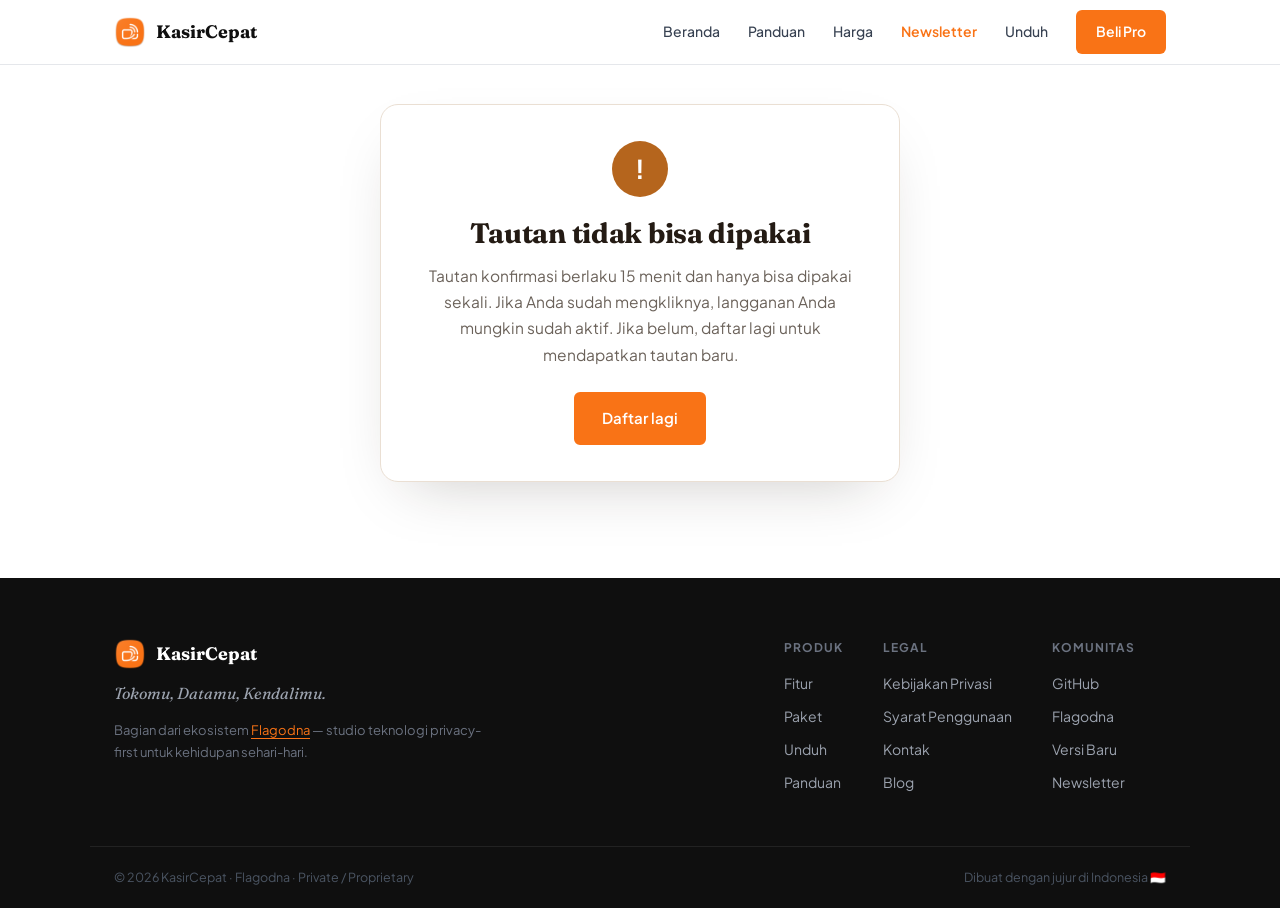
<file: newsletter/confirm/index.html>
<!DOCTYPE html>
<html lang="id">
  <head>
    <meta charset="UTF-8" />
    <meta name="viewport" content="width=device-width, initial-scale=1.0" />
    <title>Konfirmasi Langganan — KasirCepat</title>
    <meta name="referrer" content="no-referrer" />
    <meta name="robots" content="noindex, nofollow" />
    <link rel="preconnect" href="https://fonts.googleapis.com" />
    <link rel="preconnect" href="https://fonts.gstatic.com" crossorigin />
    <link
      href="https://fonts.googleapis.com/css2?family=Fraunces:ital,wght@0,400;0,700;1,400;1,700&family=Plus+Jakarta+Sans:wght@400;500;600;700&display=swap"
      rel="stylesheet"
    />
    <link
      rel="icon"
      type="image/png"
      href="https://flagodna-developer.github.io/kasir-cepat/assets/icon/kasir-cepat.png"
    />
    <link rel="stylesheet" href="../../assets/css/pricing.css" />

    <style>
      .cn-wrap {
        padding: 72px 0 96px;
        min-height: 60vh;
      }
      .cn-card {
        max-width: 520px;
        margin: 0 auto;
        padding: 36px 32px;
        border: 1px solid #eadfd3;
        border-radius: 18px;
        background: #fff;
        box-shadow: 0 24px 60px -28px rgba(36, 27, 20, 0.25);
        text-align: center;
      }
      .cn-state[hidden] {
        display: none;
      }
      .cn-icon {
        display: grid;
        place-items: center;
        width: 56px;
        height: 56px;
        margin: 0 auto 20px;
        border-radius: 50%;
        font-size: 26px;
        font-weight: 700;
        color: #fff;
      }
      .cn-icon-ok {
        background: #16794c;
      }
      .cn-icon-warn {
        background: #b5651d;
      }
      .cn-icon-err {
        background: #b42318;
      }
      .cn-spinner {
        width: 44px;
        height: 44px;
        margin: 0 auto 20px;
        border: 4px solid #eadfd3;
        border-top-color: var(--orange, #f97316);
        border-radius: 50%;
        animation: cn-spin 0.8s linear infinite;
      }
      @keyframes cn-spin {
        to {
          transform: rotate(360deg);
        }
      }
      .cn-card h1 {
        font-family: "Fraunces", Georgia, serif;
        font-weight: 700;
        font-size: 28px;
        line-height: 1.2;
        letter-spacing: -0.01em;
        color: #241b14;
        margin: 0 0 12px;
      }
      .cn-card h1:focus {
        outline: none;
      }
      .cn-card p {
        margin: 0 0 24px;
        font-size: 15.5px;
        line-height: 1.7;
        color: #6b625a;
      }
      .cn-actions {
        display: flex;
        flex-wrap: wrap;
        justify-content: center;
        gap: 10px;
      }
      @media (max-width: 480px) {
        .cn-wrap {
          padding: 40px 0 64px;
        }
        .cn-card {
          padding: 28px 20px;
        }
      }
      @media (prefers-reduced-motion: reduce) {
        .cn-spinner {
          animation-duration: 2.4s;
        }
      }
    </style>
  </head>
  <body>
    <!-- ░░ NAV ░░ -->
    <nav class="nav">
      <div class="container nav-inner">
        <a href="../../index.html" class="nav-logo">
          <img
            src="https://flagodna-developer.github.io/kasir-cepat/assets/icon/kasir-cepat.png"
            alt="KasirCepat"
            class="logo-image"
            onerror="this.style.display='none';this.nextElementSibling.style.display='inline-flex'"
          />
          <span class="logo-mark" style="display: none">KC</span>
          <span class="logo-text">KasirCepat</span>
        </a>
        <div class="nav-links">
          <a href="../../index.html">Beranda</a>
          <a href="../../panduan/index.html">Panduan</a>
          <a href="../../harga/index.html">Harga</a>
          <a href="../index.html" style="color: var(--orange); font-weight: 600"
            >Newsletter</a
          >
          <a href="../../index.html#download">Unduh</a>
          <a
            href="../../beli/index.html"
            class="nav-cta btn"
            style="padding: 8px 18px; font-size: 14px"
            >Beli Pro</a
          >
        </div>
      </div>
    </nav>

    <main class="cn-wrap">
      <div class="container" style="padding-top: 32px">
        <div class="cn-card" aria-live="polite">
          <!-- Memproses -->
          <section class="cn-state" id="state-loading">
            <div class="cn-spinner" aria-hidden="true"></div>
            <h1 tabindex="-1">Mengaktifkan langganan…</h1>
            <p class="cn-msg">Mohon tunggu sebentar.</p>
          </section>

          <!-- Berhasil -->
          <section class="cn-state" id="state-success" hidden>
            <div class="cn-icon cn-icon-ok" aria-hidden="true">✓</div>
            <h1 tabindex="-1">Langganan aktif</h1>
            <p class="cn-msg">
              Terima kasih. Newsletter KasirCepat akan dikirim ke email Anda.
              Anda bisa berhenti kapan saja lewat tautan di setiap email.
            </p>
            <div class="cn-actions">
              <a href="../../index.html" class="btn btn-primary"
                >Kembali ke beranda</a
              >
              <a href="../../panduan/index.html" class="btn btn-outline"
                >Baca panduan</a
              >
            </div>
          </section>

          <!-- Tautan tidak valid / kedaluwarsa / sudah dipakai -->
          <section class="cn-state" id="state-invalid" hidden>
            <div class="cn-icon cn-icon-warn" aria-hidden="true">!</div>
            <h1 tabindex="-1">Tautan tidak bisa dipakai</h1>
            <p class="cn-msg">
              Tautan konfirmasi berlaku 15 menit dan hanya bisa dipakai sekali.
              Jika Anda sudah mengkliknya, langganan Anda mungkin sudah aktif.
              Jika belum, daftar lagi untuk mendapatkan tautan baru.
            </p>
            <div class="cn-actions">
              <a href="../index.html" class="btn btn-primary">Daftar lagi</a>
            </div>
          </section>

          <!-- Gagal (jaringan / server) -->
          <section class="cn-state" id="state-error" hidden>
            <div class="cn-icon cn-icon-err" aria-hidden="true">×</div>
            <h1 tabindex="-1">Belum berhasil</h1>
            <p class="cn-msg">
              Kami tidak bisa menghubungi server. Periksa koneksi internet Anda,
              lalu coba lagi. Tautan Anda masih berlaku selama 15 menit sejak
              email dikirim.
            </p>
            <div class="cn-actions">
              <button type="button" class="btn btn-primary" id="retryBtn">
                Coba lagi
              </button>
              <a href="../index.html" class="btn btn-outline">Daftar lagi</a>
            </div>
          </section>

          <noscript>
            <h1>JavaScript diperlukan</h1>
            <p>
              Aktifkan JavaScript di browser Anda untuk menyelesaikan konfirmasi
              langganan.
            </p>
          </noscript>
        </div>
      </div>
    </main>

    <!-- ░░ FOOTER ░░ -->
    <footer class="footer">
      <div class="container footer-inner">
        <div>
          <a href="../index.html" class="nav-logo">
            <img
              src="https://flagodna-developer.github.io/kasir-cepat/assets/icon/kasir-cepat.png"
              alt="KasirCepat"
              class="logo-image"
              onerror="this.style.display='none';this.nextElementSibling.style.display='inline-flex'"
            />
            <span class="logo-mark" style="display: none">KC</span>
            <span class="logo-text">KasirCepat</span>
          </a>
          <p class="footer-tagline">Tokomu, Datamu, Kendalimu.</p>
          <p class="footer-flagodna">
            Bagian dari ekosistem
            <a href="https://flagodna.com" target="_blank" rel="noopener"
              >Flagodna</a
            >
            — studio teknologi privacy-first untuk kehidupan sehari-hari.
          </p>
        </div>
        <div class="footer-links">
          <div class="footer-col">
            <h5>Produk</h5>
            <a href="../../index.html#fitur">Fitur</a>
            <a href="../../harga/index.html#paket">Paket</a>
            <a href="../../index.html#download">Unduh</a>
            <a href="../../panduan/index.html">Panduan</a>
          </div>
          <div class="footer-col">
            <h5>Legal</h5>
            <a href="../../documents/kebijakan-privasi/index.html"
              >Kebijakan Privasi</a
            >
            <a href="../../documents/syarat-penggunaan/index.html"
              >Syarat Penggunaan</a
            >
            <a href="../../documents/kontak/index.html">Kontak</a>
            <a href="https://flagodna.com/kasir-cepat/blog/" target="_blank"
              >Blog</a
            >
          </div>
          <div class="footer-col">
            <h5>Komunitas</h5>
            <a
              href="https://github.com/Flagodna-Developer/kasir-cepat"
              target="_blank"
              rel="noopener"
              >GitHub</a
            >
            <a href="https://flagodna.com" target="_blank" rel="noopener"
              >Flagodna</a
            >
            <a href="../../versi-baru/index.html">Versi Baru</a>
            <a href="#">Newsletter</a>
          </div>
        </div>
      </div>
      <div class="footer-bottom container">
        <p>© 2026 KasirCepat · Flagodna · Private / Proprietary</p>
        <p>Dibuat dengan jujur di Indonesia 🇮🇩</p>
      </div>
    </footer>

    <script>
      const CONFIRM_ENDPOINT =
        "https://api.flagodna.my.id/api/kasircepat/newsletter/confirm";

      const states = ["loading", "success", "invalid", "error"];

      // Default copy per state — restored when API doesn't provide a message
      const defaults = {
        success:
          "Terima kasih. Newsletter KasirCepat akan dikirim ke email Anda. Anda bisa berhenti kapan saja lewat tautan di setiap email.",
        invalid:
          "Tautan konfirmasi berlaku 15 menit dan hanya bisa dipakai sekali. Jika Anda sudah mengkliknya, langganan Anda mungkin sudah aktif. Jika belum, daftar lagi untuk mendapatkan tautan baru.",
        error:
          "Kami tidak bisa menghubungi server. Periksa koneksi internet Anda, lalu coba lagi. Tautan Anda masih berlaku selama 15 menit sejak email dikirim.",
      };

      function show(name, message) {
        states.forEach((s) => {
          document.getElementById("state-" + s).hidden = s !== name;
        });

        const p = document.querySelector("#state-" + name + " .cn-msg");
        if (p) {
          p.textContent = message || defaults[name] || p.textContent;
        }

        document.querySelector("#state-" + name + " h1").focus();
      }

      const token = new URLSearchParams(location.search).get("token");

      async function confirmSubscription() {
        if (!token || token.length > 200) return show("invalid");

        show("loading");
        try {
          const res = await fetch(CONFIRM_ENDPOINT, {
            method: "POST",
            headers: {
              "Content-Type": "application/json",
              Accept: "application/json",
            },
            body: JSON.stringify({ token }),
          });

          let payload = null;
          try {
            payload = await res.json();
          } catch {
            // non-JSON — fall through to status handling
          }

          // The Worker returns { error: "..." } on failures and
          // { success: true, message: "..." } on success.
          const apiMessage = payload?.error || payload?.message || null;

          if (res.ok) {
            return show("success", apiMessage);
          }

          // 4xx meaning "bad token"
          if ([400, 404, 410, 422].includes(res.status)) {
            return show("invalid", apiMessage);
          }

          // Everything else (403, 500, 502, ...)
          show("error", apiMessage);
        } catch (_) {
          show("error");
        }
      }

      document
        .getElementById("retryBtn")
        .addEventListener("click", confirmSubscription);

      confirmSubscription();
    </script>
  </body>
</html>
</file>
<file: assets/css/home.css>
*,
 ::after,
 ::before {
     box-sizing: border-box;
     margin: 0;
     padding: 0
 }

 :root {
     --orange: #F97316;
     --orange-dark: #EA6500;
     --orange-light: #FFF7ED;
     --orange-mid: #FFEDD5;
     --black: #0F0F0F;
     --gray-900: #1A1A1A;
     --gray-700: #374151;
     --gray-500: #6B7280;
     --gray-200: #E5E7EB;
     --gray-100: #F9FAFB;
     --white: #FFFFFF;
     --font-display: 'Fraunces', Georgia, serif;
     --font-body: 'Plus Jakarta Sans', sans-serif;
     --radius-sm: 6px;
     --radius-md: 12px;
     --radius-lg: 20px;
     --radius-xl: 32px;
     --shadow-sm: 0 1px 3px rgba(0, 0, 0, .08);
     --shadow-md: 0 4px 16px rgba(0, 0, 0, .10);
     --shadow-lg: 0 8px 32px rgba(0, 0, 0, .14);
     --shadow-orange: 0 4px 24px rgba(249, 115, 22, .30);
 }

 html {
     scroll-behavior: smooth
 }

 body {
     font-family: var(--font-body);
     font-size: 16px;
     line-height: 1.65;
     color: var(--gray-900);
     background: var(--white);
     -webkit-font-smoothing: antialiased
 }

 .container {
     max-width: 1100px;
     margin: 0 auto;
     padding: 0 24px
 }

 a {
     color: inherit;
     text-decoration: none
 }

 img {
     display: block;
     max-width: 100%
 }

 /* ═══════════════════════════════════════
       NAV
    ═══════════════════════════════════════ */
 .nav {
     position: fixed;
     top: 0;
     left: 0;
     right: 0;
     z-index: 100;
     background: rgba(255, 255, 255, .92);
     backdrop-filter: blur(12px);
     border-bottom: 1px solid var(--gray-200)
 }

 .nav-inner {
     display: flex;
     align-items: center;
     justify-content: space-between;
     height: 64px
 }

 .logo-image {
     height: 32px;
     width: auto;
     display: block
 }

 .nav-logo {
     display: flex;
     align-items: center;
     gap: 10px
 }

 .logo-text {
     font-family: var(--font-display);
     font-weight: 700;
     font-size: 18px;
     color: var(--black)
 }

 .nav-links {
     display: flex;
     align-items: center;
     gap: 28px
 }

 .nav-links a {
     font-size: 14px;
     font-weight: 500;
     color: var(--gray-700);
     transition: color .2s
 }

 .nav-links a:hover {
     color: var(--orange)
 }

 .btn {
     display: inline-flex;
     align-items: center;
     justify-content: center;
     gap: 8px;
     font-family: var(--font-body);
     font-weight: 600;
     font-size: 15px;
     padding: 12px 26px;
     border-radius: var(--radius-sm);
     border: 2px solid transparent;
     cursor: pointer;
     transition: all .22s ease;
     text-decoration: none
 }

 .btn-primary {
     background: var(--orange);
     color: var(--white);
     border-color: var(--orange)
 }

 .btn-primary:hover {
     background: var(--orange-dark);
     border-color: var(--orange-dark);
     box-shadow: var(--shadow-orange);
     transform: translateY(-1px)
 }

 .btn-ghost {
     background: rgba(255, 255, 255, .12);
     color: var(--white);
     border-color: rgba(255, 255, 255, .3);
     backdrop-filter: blur(4px)
 }

 .btn-ghost:hover {
     background: rgba(255, 255, 255, .22);
     border-color: rgba(255, 255, 255, .5)
 }

 .btn-outline {
     background: transparent;
     color: var(--orange);
     border-color: var(--orange)
 }

 .btn-outline:hover {
     background: var(--orange);
     color: var(--white);
     box-shadow: var(--shadow-orange)
 }

 .nav-cta {
     background: var(--orange) !important;
     color: var(--white) !important;
     padding: 8px 18px;
     border-radius: var(--radius-sm);
     font-weight: 600 !important
 }

 .nav-cta:hover {
     background: var(--orange-dark) !important;
     box-shadow: var(--shadow-orange)
 }

 @media(max-width:860px) {
     .nav-links {
         display: none
     }
 }

 /* ═══════════════════════════════════════
       HERO
    ═══════════════════════════════════════ */
 .hero {
     position: relative;
     padding-top: 64px;
     min-height: 620px;
     display: flex;
     align-items: center;
     overflow: hidden
 }

 .hero-banner {
     position: absolute;
     inset: 0
 }

 .banner-img {
     width: 100%;
     height: 100%;
     object-fit: cover;
     object-position: center
 }

 .banner-overlay {
     position: absolute;
     inset: 0;
     background: linear-gradient(105deg, rgba(15, 15, 15, .84) 0, rgba(15, 15, 15, .62) 55%, rgba(249, 115, 22, .16) 100%)
 }

 .hero-content {
     position: relative;
     z-index: 2;
     padding-top: 80px;
     padding-bottom: 80px;
     max-width: 640px
 }

 .hero-badge {
     display: inline-block;
     background: rgba(249, 115, 22, .18);
     border: 1px solid rgba(249, 115, 22, .45);
     color: #fed7aa;
     font-size: 12px;
     font-weight: 600;
     letter-spacing: .8px;
     text-transform: uppercase;
     padding: 5px 14px;
     border-radius: 100px;
     margin-bottom: 22px
 }

 .hero-title {
     font-family: var(--font-display);
     font-size: clamp(40px, 7vw, 72px);
     font-weight: 700;
     line-height: 1.08;
     color: var(--white);
     margin-bottom: 16px;
     letter-spacing: -.5px
 }

 .hero-title em {
     font-style: italic;
     color: var(--orange)
 }

 .hero-tagline {
     font-family: var(--font-display);
     font-size: 20px;
     font-weight: 500;
     font-style: italic;
     color: #fed7aa;
     margin-bottom: 18px
 }

 .hero-sub {
     color: #d1d5db;
     font-size: 16px;
     line-height: 1.7;
     margin-bottom: 32px;
     max-width: 480px
 }

 .hero-actions {
     display: flex;
     gap: 12px;
     flex-wrap: wrap;
     margin-bottom: 20px
 }

 .hero-note {
     font-size: 13px;
     color: #9ca3af
 }

 /* ═══════════════════════════════════════
       STAT STRIP
    ═══════════════════════════════════════ */
 .stat-strip {
     background: var(--orange);
     padding: 20px 0
 }

 .stat-inner {
     display: flex;
     align-items: center;
     justify-content: center;
     gap: 0;
     flex-wrap: wrap
 }

 .stat-item {
     display: flex;
     align-items: center;
     gap: 10px;
     padding: 8px 32px;
     border-right: 1px solid rgba(255, 255, 255, .25)
 }

 .stat-item:last-child {
     border-right: none
 }

 .stat-icon {
     font-size: 20px
 }

 .stat-val {
     font-family: var(--font-display);
     font-size: 18px;
     font-weight: 700;
     color: var(--white);
     line-height: 1
 }

 .stat-desc {
     font-size: 12px;
     color: rgba(255, 255, 255, .8);
     line-height: 1.3
 }

 @media(max-width:600px) {
     .stat-item {
         padding: 8px 20px;
         border-right: none;
         border-bottom: 1px solid rgba(255, 255, 255, .15)
     }

     .stat-item:last-child {
         border-bottom: none
     }
 }

 /* ═══════════════════════════════════════
       SECTION BASE
    ═══════════════════════════════════════ */
 .section {
     padding: 88px 0
 }

 .section-label {
     display: inline-block;
     font-size: 12px;
     font-weight: 700;
     letter-spacing: 1.2px;
     text-transform: uppercase;
     color: var(--orange);
     margin-bottom: 14px
 }

 .section-title {
     font-family: var(--font-display);
     font-size: clamp(28px, 4.5vw, 46px);
     font-weight: 700;
     line-height: 1.12;
     color: var(--black);
     margin-bottom: 52px;
     letter-spacing: -.3px
 }

 /* ═══════════════════════════════════════
       PROBLEMS
    ═══════════════════════════════════════ */
 .problems {
     background: var(--black)
 }

 .problems .section-label {
     color: #f97316
 }

 .problems .section-title {
     color: var(--white)
 }

 .problems-grid {
     display: grid;
     grid-template-columns: repeat(auto-fit, minmax(280px, 1fr));
     gap: 16px
 }

 .problem-item {
     display: flex;
     align-items: flex-start;
     gap: 14px;
     background: rgba(255, 255, 255, .05);
     border: 1px solid rgba(255, 255, 255, .08);
     border-radius: var(--radius-md);
     padding: 20px;
     transition: border-color .2s
 }

 .problem-item:hover {
     border-color: rgba(249, 115, 22, .35)
 }

 .problem-icon {
     font-size: 22px;
     flex-shrink: 0;
     margin-top: 2px
 }

 .problem-item p {
     color: #c9d1dc;
     font-size: 14.5px;
     line-height: 1.6
 }

 .problem-answer {
     background: rgba(249, 115, 22, .12);
     border-color: rgba(249, 115, 22, .35) !important
 }

 .problem-answer p {
     color: var(--white);
     font-size: 15px
 }

 /* ═══════════════════════════════════════
       VALUES
    ═══════════════════════════════════════ */
 .values {
     background: var(--gray-100)
 }

 .values-grid {
     display: grid;
     grid-template-columns: repeat(auto-fit, minmax(230px, 1fr));
     gap: 24px
 }

 .value-card {
     background: var(--white);
     border: 1px solid var(--gray-200);
     border-radius: var(--radius-lg);
     padding: 32px 26px;
     transition: box-shadow .22s, transform .22s
 }

 .value-card:hover {
     box-shadow: var(--shadow-md);
     transform: translateY(-3px)
 }

 .value-num {
     font-family: var(--font-display);
     font-size: 42px;
     font-weight: 700;
     color: var(--orange-mid);
     line-height: 1;
     margin-bottom: 14px
 }

 .value-card h3 {
     font-family: var(--font-display);
     font-size: 20px;
     font-weight: 700;
     margin-bottom: 10px;
     color: var(--black);
     line-height: 1.25
 }

 .value-card p {
     font-size: 14.5px;
     color: var(--gray-500);
     line-height: 1.65
 }

 /* ═══════════════════════════════════════
       FEATURES
    ═══════════════════════════════════════ */
 .features {
     background: var(--white)
 }

 .features-cols {
     display: grid;
     grid-template-columns: 1fr 1fr 1fr;
     gap: 28px
 }

 @media(max-width:768px) {
     .features-cols {
         grid-template-columns: 1fr
     }
 }

 .feature-col-title {
     font-size: 12px;
     font-weight: 700;
     letter-spacing: .8px;
     text-transform: uppercase;
     color: var(--orange);
     margin-bottom: 14px;
     padding-bottom: 10px;
     border-bottom: 2px solid var(--orange-mid)
 }

 .feature-list {
     list-style: none;
     display: flex;
     flex-direction: column;
     gap: 8px
 }

 .feature-list li {
     font-size: 14.5px;
     color: var(--gray-700);
     padding-left: 20px;
     position: relative;
     line-height: 1.5
 }

 .feature-list li::before {
     content: '→';
     position: absolute;
     left: 0;
     color: var(--orange);
     font-size: 13px
 }

 .feature-unique {
     background: var(--orange-light);
     border-radius: var(--radius-lg);
     padding: 28px
 }

 /* ═══════════════════════════════════════
       HOW IT WORKS
    ═══════════════════════════════════════ */
 .how {
     background: var(--gray-100)
 }

 .how-steps {
     display: grid;
     grid-template-columns: repeat(auto-fit, minmax(200px, 1fr));
     gap: 0;
     counter-reset: steps;
     position: relative
 }

 .how-steps::before {
     content: '';
     position: absolute;
     top: 28px;
     left: 10%;
     right: 10%;
     height: 2px;
     background: var(--orange-mid);
     z-index: 0
 }

 @media(max-width:600px) {
     .how-steps::before {
         display: none
     }
 }

 .how-step {
     position: relative;
     z-index: 1;
     text-align: center;
     padding: 0 16px
 }

 .how-step-num {
     width: 56px;
     height: 56px;
     border-radius: 50%;
     background: var(--orange);
     color: var(--white);
     font-family: var(--font-display);
     font-size: 22px;
     font-weight: 700;
     display: inline-flex;
     align-items: center;
     justify-content: center;
     margin-bottom: 16px;
     box-shadow: var(--shadow-orange)
 }

 .how-step h4 {
     font-family: var(--font-display);
     font-size: 16px;
     font-weight: 700;
     color: var(--black);
     margin-bottom: 8px
 }

 .how-step p {
     font-size: 13.5px;
     color: var(--gray-500);
     line-height: 1.6
 }

 /* ═══════════════════════════════════════
       MENU HIGHLIGHTS (from user guide)
    ═══════════════════════════════════════ */
 .menus {
     background: var(--white)
 }

 .menu-grid {
     display: grid;
     grid-template-columns: repeat(auto-fit, minmax(240px, 1fr));
     gap: 20px
 }

 .menu-card {
     border: 1.5px solid var(--gray-200);
     border-radius: var(--radius-lg);
     padding: 26px 22px;
     transition: border-color .2s, box-shadow .2s, transform .2s;
     position: relative;
     overflow: hidden
 }

 .menu-card:hover {
     border-color: var(--orange);
     box-shadow: var(--shadow-md);
     transform: translateY(-3px)
 }

 .menu-card::before {
     content: '';
     position: absolute;
     top: 0;
     left: 0;
     right: 0;
     height: 3px;
     background: var(--orange);
     transform: scaleX(0);
     transition: transform .25s ease;
     transform-origin: left
 }

 .menu-card:hover::before {
     transform: scaleX(1)
 }

 .menu-card-icon {
     font-size: 32px;
     margin-bottom: 14px
 }

 .menu-card h3 {
     font-family: var(--font-display);
     font-size: 18px;
     font-weight: 700;
     color: var(--black);
     margin-bottom: 10px
 }

 .menu-card ul {
     list-style: none;
     display: flex;
     flex-direction: column;
     gap: 6px
 }

 .menu-card ul li {
     font-size: 13.5px;
     color: var(--gray-500);
     padding-left: 16px;
     position: relative;
     line-height: 1.5
 }

 .menu-card ul li::before {
     content: '·';
     position: absolute;
     left: 0;
     color: var(--orange);
     font-weight: 700
 }

 /* ═══════════════════════════════════════
       PRICING
    ═══════════════════════════════════════ */
 .pricing {
     background: var(--gray-100)
 }

 .pricing-grid {
     display: grid;
     grid-template-columns: repeat(auto-fit, minmax(280px, 1fr));
     gap: 24px;
     align-items: start
 }

 .pricing-card {
     background: var(--white);
     border: 1.5px solid var(--gray-200);
     border-radius: var(--radius-xl);
     padding: 36px 30px;
     display: flex;
     flex-direction: column;
     gap: 20px
 }

 .pricing-featured {
     border-color: var(--orange);
     box-shadow: var(--shadow-orange);
     position: relative;
     transform: scale(1.03)
 }

 .pricing-badge {
     font-size: 11px;
     font-weight: 700;
     letter-spacing: 1px;
     text-transform: uppercase;
     color: var(--orange)
 }

 .pricing-name {
     font-family: var(--font-display);
     font-size: 32px;
     font-weight: 700;
     color: var(--black);
     line-height: 1
 }

 .pricing-price-wrap {
     display: flex;
     flex-direction: column;
     gap: 2px
 }

 .pricing-price-original {
     font-size: 13px;
     color: var(--gray-500);
     text-decoration: line-through
 }

 .pricing-price {
     font-family: var(--font-display);
     font-size: 26px;
     font-weight: 700;
     color: var(--orange)
 }

 .pricing-period {
     font-size: 13px;
     color: var(--gray-500)
 }

 .pricing-save {
     display: inline-block;
     background: var(--orange);
     color: var(--white);
     font-size: 9.5px;
     font-weight: 700;
     letter-spacing: .8px;
     text-transform: uppercase;
     padding: 2px 8px;
     border-radius: 100px;
     margin-top: 4px
 }

 .pricing-features {
     list-style: none;
     display: flex;
     flex-direction: column;
     gap: 10px;
     flex: 1
 }

 .pricing-features li {
     font-size: 14px;
     color: var(--gray-700);
     padding-left: 22px;
     position: relative;
     line-height: 1.5
 }

 .pricing-features li::before {
     content: '✓';
     position: absolute;
     left: 0;
     color: var(--orange);
     font-weight: 700
 }

 .pricing-note {
     color: var(--gray-500) !important;
     font-style: italic;
     font-size: 13px !important
 }

 .pricing-note::before {
     display: none !important
 }

 .pricing-na {
     color: var(--gray-400) !important
 }

 .pricing-na::before {
     content: '–' !important;
     color: var(--gray-300) !important
 }

 @media(max-width:860px) {
     .pricing-featured {
         transform: none
     }
 }

 /* ═══════════════════════════════════════
       DOWNLOAD
    ═══════════════════════════════════════ */
 .download {
     background: var(--white)
 }

 .download-grid {
     display: grid;
     grid-template-columns: repeat(auto-fit, minmax(260px, 1fr));
     gap: 24px;
     margin-top: 0
 }

 .download-card {
     background: var(--gray-100);
     border: 1.5px solid var(--gray-200);
     border-radius: var(--radius-xl);
     padding: 32px 26px;
     display: flex;
     flex-direction: column;
     align-items: center;
     text-align: center;
     gap: 16px;
     transition: transform .2s, box-shadow .2s
 }

 .download-card:hover {
     transform: translateY(-4px);
     box-shadow: var(--shadow-md)
 }

 .download-icon {
     font-size: 44px
 }

 .download-badge {
     font-size: 11px;
     font-weight: 700;
     letter-spacing: 1px;
     text-transform: uppercase;
     color: var(--orange)
 }

 .download-name {
     font-family: var(--font-display);
     font-size: 28px;
     font-weight: 700;
     color: var(--black);
     line-height: 1
 }

 .download-specs {
     list-style: none;
     display: flex;
     flex-direction: column;
     gap: 8px;
     flex: 1;
     width: 100%
 }

 .download-specs li {
     font-size: 13.5px;
     color: var(--gray-700);
     padding-left: 20px;
     position: relative;
     line-height: 1.5;
     text-align: left
 }

 .download-specs li::before {
     content: '✓';
     position: absolute;
     left: 0;
     color: var(--orange);
     font-weight: 700
 }

 /* ═══════════════════════════════════════
       PROMISE
    ═══════════════════════════════════════ */
 .promise {
     background: var(--orange);
     padding: 88px 0
 }

 .promise-inner {
     display: grid;
     grid-template-columns: 1fr 1fr;
     gap: 64px;
     align-items: center
 }

 @media(max-width:768px) {
     .promise-inner {
         grid-template-columns: 1fr;
         gap: 40px
     }
 }

 .quote-mark {
     font-family: var(--font-display);
     font-size: 140px;
     line-height: .7;
     color: rgba(255, 255, 255, .15);
     display: block;
     margin-bottom: -40px
 }

 blockquote {
     font-family: var(--font-display);
     font-size: clamp(20px, 3vw, 28px);
     font-weight: 700;
     color: var(--white);
     line-height: 1.35
 }

 .promise-text h3 {
     font-family: var(--font-display);
     font-size: 22px;
     font-weight: 700;
     color: var(--white);
     margin-bottom: 20px
 }

 .philosophy-list {
     list-style: none;
     display: flex;
     flex-direction: column;
     gap: 10px;
     margin-bottom: 20px
 }

 .philosophy-list li {
     font-size: 15px;
     color: rgba(255, 255, 255, .88);
     padding-left: 20px;
     position: relative
 }

 .philosophy-list li::before {
     content: '—';
     position: absolute;
     left: 0;
     opacity: .5
 }

 .philosophy-close {
     font-size: 14px;
     color: rgba(255, 255, 255, .7);
     font-style: italic
 }

 /* ═══════════════════════════════════════
       FOOTER
    ═══════════════════════════════════════ */
 .footer {
     background: var(--black);
     padding-top: 72px;
     padding-bottom: 0
 }

 .footer-inner {
     display: grid;
     grid-template-columns: 1.6fr 1fr;
     gap: 60px;
     padding-bottom: 60px;
     border-bottom: 1px solid rgba(255, 255, 255, .08)
 }

 @media(max-width:680px) {
     .footer-inner {
         grid-template-columns: 1fr;
         gap: 40px
     }
 }

 .footer .logo-text {
     color: var(--white)
 }

 .footer-tagline {
     font-family: var(--font-display);
     font-size: 16px;
     font-style: italic;
     color: #9ca3af;
     margin-top: 10px;
     margin-bottom: 14px
 }

 .footer-flagodna {
     font-size: 13px;
     color: #6b7280;
     line-height: 1.65;
     max-width: 380px
 }

 .footer-flagodna a {
     color: var(--orange);
     text-decoration: underline;
     text-underline-offset: 3px
 }

 .footer-links {
     display: flex;
     gap: 40px
 }

 .footer-col {
     display: flex;
     flex-direction: column;
     gap: 10px
 }

 .footer-col h5 {
     font-size: 12px;
     font-weight: 700;
     letter-spacing: 1px;
     text-transform: uppercase;
     color: #6b7280;
     margin-bottom: 4px
 }

 .footer-col a {
     font-size: 14px;
     color: #9ca3af;
     transition: color .2s
 }

 .footer-col a:hover {
     color: var(--orange)
 }

 .footer-bottom {
     display: flex;
     justify-content: space-between;
     align-items: center;
     padding: 20px 24px;
     font-size: 12.5px;
     color: #4b5563;
     flex-wrap: wrap;
     gap: 8px
 }

 /* ═══════════════════════════════════════
       ANIMATIONS
    ═══════════════════════════════════════ */
 @keyframes fadeUp {
     from {
         opacity: 0;
         transform: translateY(20px)
     }

     to {
         opacity: 1;
         transform: translateY(0)
     }
 }

 .hero-badge {
     animation: fadeUp .5s ease .1s both
 }

 .hero-title {
     animation: fadeUp .5s ease .2s both
 }

 .hero-tagline {
     animation: fadeUp .5s ease .3s both
 }

 .hero-sub {
     animation: fadeUp .5s ease .4s both
 }

 .hero-actions {
     animation: fadeUp .5s ease .5s both
 }

 .hero-note {
     animation: fadeUp .5s ease .6s both
 }

 @media(max-width:600px) {
     .hero-content {
         padding-top: 40px;
         padding-bottom: 60px
     }

     .section {
         padding: 64px 0
     }

     .hero-title {
         font-size: 38px
     }

     .promise-inner {
         grid-template-columns: 1fr
     }

     .how-steps {
         grid-template-columns: 1fr 1fr
     }
 }
</file>
<file: assets/css/buy.css>
*,
 ::after,
 ::before {
     box-sizing: border-box;
     margin: 0;
     padding: 0
 }

 :root {
     --orange: #F97316;
     --orange-dark: #EA6500;
     --orange-light: #FFF7ED;
     --orange-mid: #FFEDD5;
     --black: #0F0F0F;
     --gray-900: #1A1A1A;
     --gray-700: #374151;
     --gray-500: #6B7280;
     --gray-200: #E5E7EB;
     --gray-100: #F9FAFB;
     --white: #FFFFFF;
     --green: #16a34a;
     --green-light: #f0fdf4;
     --green-mid: #dcfce7;
     --font-display: 'Fraunces', Georgia, serif;
     --font-body: 'Plus Jakarta Sans', sans-serif;
     --radius-sm: 6px;
     --radius-md: 12px;
     --radius-lg: 20px;
     --radius-xl: 32px;
     --shadow-sm: 0 1px 3px rgba(0, 0, 0, .08);
     --shadow-md: 0 4px 16px rgba(0, 0, 0, .10);
     --shadow-orange: 0 6px 32px rgba(249, 115, 22, .32);
 }

 html {
     scroll-behavior: smooth
 }

 body {
     font-family: var(--font-body);
     font-size: 16px;
     line-height: 1.65;
     color: var(--gray-900);
     background: var(--gray-100);
     -webkit-font-smoothing: antialiased
 }

 .container {
     max-width: 1100px;
     margin: 0 auto;
     padding: 0 24px
 }

 a {
     color: inherit;
     text-decoration: none
 }

 img {
     display: block;
     max-width: 100%
 }

 /* ── Nav ── */
 .nav {
     position: fixed;
     top: 0;
     left: 0;
     right: 0;
     z-index: 100;
     background: rgba(255, 255, 255, .92);
     backdrop-filter: blur(12px);
     border-bottom: 1px solid var(--gray-200)
 }

 .nav-inner {
     display: flex;
     align-items: center;
     justify-content: space-between;
     height: 64px
 }

 .logo-image {
     height: 32px;
     width: auto;
     display: block
 }

 .nav-logo {
     display: flex;
     align-items: center;
     gap: 10px
 }

 .logo-mark {
     display: inline-flex;
     align-items: center;
     justify-content: center;
     width: 36px;
     height: 36px;
     border-radius: 9px;
     background: var(--orange);
     color: var(--white);
     font-family: var(--font-display);
     font-weight: 700;
     font-size: 14px
 }

 .logo-text {
     font-family: var(--font-display);
     font-weight: 700;
     font-size: 18px;
     color: var(--black)
 }

 .nav-links {
     display: flex;
     align-items: center;
     gap: 28px
 }

 .nav-links a {
     font-size: 14px;
     font-weight: 500;
     color: var(--gray-700);
     transition: color .2s
 }

 .nav-links a:hover {
     color: var(--orange)
 }

 .nav-cta {
     background: var(--orange) !important;
     color: var(--white) !important;
     padding: 8px 18px;
     border-radius: var(--radius-sm);
     font-weight: 600 !important;
     font-size: 14px
 }

 @media(max-width:860px) {
     .nav-links {
         display: none
     }
 }

 /* ── Page shell ── */
 .page {
     padding-top: 64px;
     min-height: 100vh
 }

 /* ── Checkout hero ── */
 .checkout-hero {
     background: var(--black);
     padding: 56px 0 48px;
     text-align: center;
     position: relative;
     overflow: hidden
 }

 .checkout-hero::before {
     content: '';
     position: absolute;
     inset: 0;
     background: radial-gradient(ellipse 60% 80% at 50% 0%, rgba(249, 115, 22, .18) 0%, transparent 70%);
     pointer-events: none
 }

 .checkout-hero-badge {
     display: inline-block;
     background: rgba(249, 115, 22, .15);
     border: 1px solid rgba(249, 115, 22, .4);
     color: #fed7aa;
     font-size: 11px;
     font-weight: 700;
     letter-spacing: 1px;
     text-transform: uppercase;
     padding: 5px 16px;
     border-radius: 100px;
     margin-bottom: 18px
 }

 .checkout-hero h1 {
     font-family: var(--font-display);
     font-size: clamp(28px, 5vw, 46px);
     font-weight: 700;
     color: var(--white);
     line-height: 1.1;
     letter-spacing: -.3px;
     margin-bottom: 10px
 }

 .checkout-hero h1 em {
     font-style: italic;
     color: var(--orange)
 }

 .checkout-hero p {
     color: #9ca3af;
     font-size: 15px
 }

 /* ── Layout ── */
 .checkout-layout {
     max-width: 860px;
     margin: 0 auto;
     padding: 40px 24px 80px;
     display: grid;
     grid-template-columns: 1fr 340px;
     gap: 28px;
     align-items: start
 }

 @media(max-width:760px) {
     .checkout-layout {
         grid-template-columns: 1fr
     }
 }

 /* ── Card base ── */
 .card {
     background: var(--white);
     border: 1.5px solid var(--gray-200);
     border-radius: var(--radius-xl);
     padding: 32px 28px
 }

 /* ── Steps indicator ── */
 .steps {
     display: flex;
     align-items: center;
     gap: 0;
     margin-bottom: 28px
 }

 .step {
     display: flex;
     align-items: center;
     gap: 8px;
     font-size: 13px;
     font-weight: 600;
     color: var(--gray-500)
 }

 .step.active {
     color: var(--orange)
 }

 .step.done {
     color: var(--green)
 }

 .step-num {
     width: 26px;
     height: 26px;
     border-radius: 50%;
     display: inline-flex;
     align-items: center;
     justify-content: center;
     font-size: 12px;
     font-weight: 700;
     background: var(--gray-100);
     color: var(--gray-500);
     flex-shrink: 0
 }

 .step.active .step-num {
     background: var(--orange);
     color: var(--white)
 }

 .step.done .step-num {
     background: var(--green-mid);
     color: var(--green)
 }

 .step-line {
     flex: 1;
     height: 1px;
     background: var(--gray-200);
     margin: 0 8px
 }

 .step-line.done {
     background: var(--green)
 }

 /* ── Section heading inside card ── */
 .card-label {
     font-size: 10.5px;
     font-weight: 700;
     letter-spacing: 1px;
     text-transform: uppercase;
     color: var(--orange);
     margin-bottom: 6px;
     display: block
 }

 .card-title {
     font-family: var(--font-display);
     font-size: 20px;
     font-weight: 700;
     color: var(--black);
     margin-bottom: 20px;
     line-height: 1.2
 }

 /* ── Form ── */
 .form-row {
     display: grid;
     grid-template-columns: 1fr 1fr;
     gap: 14px;
     margin-bottom: 14px
 }

 @media(max-width:500px) {
     .form-row {
         grid-template-columns: 1fr
     }
 }

 .form-group {
     display: flex;
     flex-direction: column;
     gap: 6px;
     margin-bottom: 14px
 }

 .form-group label {
     font-size: 13px;
     font-weight: 600;
     color: var(--gray-700)
 }

 .form-group label span {
     color: var(--orange)
 }

 .form-control {
     font-family: var(--font-body);
     font-size: 14.5px;
     color: var(--black);
     background: var(--gray-100);
     border: 1.5px solid var(--gray-200);
     border-radius: var(--radius-sm);
     padding: 10px 14px;
     outline: none;
     transition: border-color .18s, background .18s;
     width: 100%
 }

 .form-control:focus {
     border-color: var(--orange);
     background: var(--white)
 }

 .form-control::placeholder {
     color: var(--gray-500)
 }

 .form-hint {
     font-size: 12px;
     color: var(--gray-500);
     line-height: 1.5
 }

 /* ── Bank transfer card ── */
 .bank-card {
     background: var(--gray-100);
     border: 1.5px solid var(--gray-200);
     border-radius: var(--radius-md);
     padding: 20px 20px;
     margin: 20px 0
 }

 .bank-header {
     display: flex;
     align-items: center;
     gap: 12px;
     margin-bottom: 16px
 }

 .bank-logo {
     width: 44px;
     height: 28px;
     background: var(--blue, #003d82);
     border-radius: 6px;
     display: flex;
     align-items: center;
     justify-content: center;
     font-size: 11px;
     font-weight: 900;
     color: white;
     letter-spacing: .5px;
     flex-shrink: 0;
     background: #003d82
 }

 .bank-name {
     font-size: 14px;
     font-weight: 700;
     color: var(--black)
 }

 .bank-holder {
     font-size: 13px;
     color: var(--gray-500)
 }

 .bank-number-wrap {
     background: var(--white);
     border: 1.5px solid var(--gray-200);
     border-radius: var(--radius-sm);
     padding: 12px 16px;
     display: flex;
     align-items: center;
     justify-content: space-between;
     gap: 12px
 }

 .bank-number {
     font-family: 'Courier New', monospace;
     font-size: 20px;
     font-weight: 700;
     color: var(--black);
     letter-spacing: 2px
 }

 .copy-btn {
     background: var(--orange-mid);
     border: none;
     color: var(--orange-dark);
     font-size: 12px;
     font-weight: 700;
     padding: 6px 12px;
     border-radius: var(--radius-sm);
     cursor: pointer;
     transition: background .18s;
     white-space: nowrap;
     font-family: var(--font-body)
 }

 .copy-btn:hover {
     background: var(--orange);
     color: var(--white)
 }

 .copy-btn.copied {
     background: var(--green-mid);
     color: var(--green)
 }

 .bank-amount-row {
     margin-top: 12px;
     display: flex;
     align-items: center;
     justify-content: space-between;
     gap: 12px;
     padding-top: 12px;
     border-top: 1px solid var(--gray-200)
 }

 .bank-amount-label {
     font-size: 13px;
     color: var(--gray-500)
 }

 .bank-amount-value {
     font-family: var(--font-display);
     font-size: 20px;
     font-weight: 700;
     color: var(--orange)
 }

 .bank-amount-note {
     font-size: 11.5px;
     color: var(--gray-500);
     margin-top: 4px;
     text-align: right
 }

 /* ── Unique code notice ── */
 .unique-notice {
     background: var(--orange-light);
     border: 1px solid var(--orange-mid);
     border-radius: var(--radius-sm);
     padding: 11px 14px;
     font-size: 13px;
     color: var(--gray-700);
     line-height: 1.6;
     margin-top: 14px
 }

 .unique-notice strong {
     color: var(--orange-dark)
 }

 /* ── WA button ── */
 .wa-btn {
     display: flex;
     align-items: center;
     justify-content: center;
     gap: 10px;
     width: 100%;
     padding: 14px 20px;
     background: #25D366;
     color: var(--white);
     border: none;
     border-radius: var(--radius-sm);
     font-family: var(--font-body);
     font-size: 15px;
     font-weight: 700;
     cursor: pointer;
     text-decoration: none;
     transition: background .2s, transform .2s, box-shadow .2s;
     margin-top: 20px
 }

 .wa-btn:hover {
     background: #1ebe5d;
     transform: translateY(-1px);
     box-shadow: 0 6px 24px rgba(37, 211, 102, .35)
 }

 .wa-icon {
     width: 22px;
     height: 22px;
     flex-shrink: 0
 }

 /* ── Order summary (sidebar) ── */
 .summary-card {
     background: var(--white);
     border: 1.5px solid var(--orange);
     border-radius: var(--radius-xl);
     padding: 28px 24px;
     box-shadow: var(--shadow-orange);
     position: sticky;
     top: 84px
 }

 .summary-title {
     font-family: var(--font-display);
     font-size: 18px;
     font-weight: 700;
     color: var(--black);
     margin-bottom: 20px
 }

 .summary-item {
     display: flex;
     justify-content: space-between;
     align-items: baseline;
     gap: 12px;
     font-size: 14px;
     color: var(--gray-700);
     padding: 8px 0;
     border-bottom: 1px solid var(--gray-200)
 }

 .summary-item:last-of-type {
     border-bottom: none
 }

 .summary-item-label {
     color: var(--gray-500)
 }

 .summary-item-val {
     font-weight: 600;
     color: var(--black)
 }

 .summary-strike {
     text-decoration: line-through;
     color: var(--gray-500);
     font-weight: 400;
     font-size: 13px
 }

 .summary-total {
     display: flex;
     justify-content: space-between;
     align-items: baseline;
     gap: 12px;
     padding: 14px 0 0;
     margin-top: 4px;
     border-top: 2px solid var(--orange-mid)
 }

 .summary-total-label {
     font-size: 14px;
     font-weight: 700;
     color: var(--black)
 }

 .summary-total-val {
     font-family: var(--font-display);
     font-size: 26px;
     font-weight: 700;
     color: var(--orange)
 }

 .summary-save {
     display: inline-block;
     background: var(--orange);
     color: var(--white);
     font-size: 10px;
     font-weight: 700;
     letter-spacing: .8px;
     text-transform: uppercase;
     padding: 2px 9px;
     border-radius: 100px;
     margin-top: 6px
 }

 .summary-features {
     list-style: none;
     margin-top: 20px;
     display: flex;
     flex-direction: column;
     gap: 8px;
     padding-top: 20px;
     border-top: 1px solid var(--gray-200)
 }

 .summary-features li {
     display: flex;
     align-items: flex-start;
     gap: 8px;
     font-size: 13px;
     color: var(--gray-700);
     line-height: 1.45
 }

 .sf-check {
     width: 16px;
     height: 16px;
     min-width: 16px;
     border-radius: 50%;
     background: var(--orange-mid);
     display: inline-flex;
     align-items: center;
     justify-content: center;
     font-size: 9px;
     color: var(--orange-dark);
     font-weight: 700;
     margin-top: 1px
 }

 .summary-guarantee {
     margin-top: 16px;
     display: flex;
     flex-direction: column;
     gap: 6px
 }

 .g-row {
     display: flex;
     align-items: center;
     gap: 7px;
     font-size: 12px;
     color: var(--gray-500)
 }

 /* ── Instruction steps ── */
 .instr-list {
     list-style: none;
     display: flex;
     flex-direction: column;
     gap: 14px;
     margin-top: 16px
 }

 .instr-item {
     display: flex;
     gap: 14px;
     align-items: flex-start;
     font-size: 14px;
     color: var(--gray-700);
     line-height: 1.6
 }

 .instr-num {
     width: 28px;
     height: 28px;
     min-width: 28px;
     border-radius: 50%;
     background: var(--orange-mid);
     color: var(--orange-dark);
     font-size: 12px;
     font-weight: 700;
     font-family: var(--font-display);
     display: inline-flex;
     align-items: center;
     justify-content: center;
     margin-top: 1px
 }

 /* ── Footer ── */
 .footer {
     background: var(--black);
     padding-top: 60px;
     padding-bottom: 0
 }

 .footer-inner {
     display: grid;
     grid-template-columns: 1.6fr 1fr;
     gap: 60px;
     padding-bottom: 52px;
     border-bottom: 1px solid rgba(255, 255, 255, .08)
 }

 @media(max-width:640px) {
     .footer-inner {
         grid-template-columns: 1fr;
         gap: 32px
     }
 }

 .footer .logo-text {
     color: var(--white)
 }

 .footer-tagline {
     font-family: var(--font-display);
     font-size: 16px;
     font-style: italic;
     color: #9ca3af;
     margin-top: 10px;
     margin-bottom: 14px
 }

 .footer-flagodna {
     font-size: 13px;
     color: #6b7280;
     line-height: 1.65;
     max-width: 380px
 }

 .footer-flagodna a {
     color: var(--orange);
     text-decoration: underline;
     text-underline-offset: 3px
 }

 .footer-links {
     display: flex;
     gap: 40px
 }

 .footer-col {
     display: flex;
     flex-direction: column;
     gap: 10px
 }

 .footer-col h5 {
     font-size: 12px;
     font-weight: 700;
     letter-spacing: 1px;
     text-transform: uppercase;
     color: #6b7280;
     margin-bottom: 4px
 }

 .footer-col a {
     font-size: 14px;
     color: #9ca3af;
     transition: color .2s
 }

 .footer-col a:hover {
     color: var(--orange)
 }

 .footer-bottom {
     display: flex;
     justify-content: space-between;
     align-items: center;
     padding: 20px 24px;
     font-size: 12.5px;
     color: #4b5563;
     flex-wrap: wrap;
     gap: 8px
 }

 /* ── Animations ── */
 @keyframes fadeUp {
     from {
         opacity: 0;
         transform: translateY(16px)
     }

     to {
         opacity: 1;
         transform: translateY(0)
     }
 }

 .checkout-hero-badge {
     animation: fadeUp .4s ease .1s both
 }

 .checkout-hero h1 {
     animation: fadeUp .4s ease .2s both
 }

 .checkout-layout {
     animation: fadeUp .4s ease .3s both
 }


 /* ── Tab metode ── */
 .pay-tabs {
     display: grid;
     grid-template-columns: repeat(auto-fit, minmax(130px, 1fr));
     gap: 10px;
     margin: 4px 0 22px;
 }

 .pay-tab {
     font: inherit;
     text-align: left;
     display: flex;
     flex-direction: column;
     gap: 2px;
     padding: 12px 14px;
     border: 1.5px solid var(--gray-200, #e7dfd6);
     border-radius: 12px;
     background: var(--white, #fff);
     color: var(--gray-700, #4a4038);
     cursor: pointer;
     transition: border-color 0.15s, background 0.15s;
 }

 .pay-tab:hover {
     border-color: var(--orange, #f97316);
 }

 .pay-tab[aria-selected="true"] {
     border-color: var(--orange, #f97316);
     background: rgba(249, 115, 22, 0.07);
     box-shadow: 0 0 0 1px var(--orange, #f97316) inset;
 }

 .pay-tab:focus-visible {
     outline: 3px solid rgba(249, 115, 22, 0.35);
     outline-offset: 2px;
 }

 .pay-tab-name {
     font-weight: 700;
     font-size: 14.5px;
 }

 .pay-tab-sub {
     font-size: 12px;
     color: var(--gray-500, #6b625a);
 }

 /* ── Panel ── */
 .pay-panel[hidden] {
     display: none;
 }

 /* ── Blok nominal (QRIS & PayPal) ── */
 .pay-amount {
     display: flex;
     justify-content: space-between;
     align-items: center;
     gap: 16px;
     margin-top: 18px;
     padding: 16px 18px;
     border: 1.5px dashed var(--gray-200, #e7dfd6);
     border-radius: 12px;
 }

 .pay-amount-label {
     font-size: 13px;
     color: var(--gray-500, #6b625a);
 }

 .pay-amount-note {
     font-size: 12px;
     color: var(--gray-500, #6b625a);
     margin-top: 2px;
 }

 .pay-amount-value {
     font-family: "Fraunces", Georgia, serif;
     font-weight: 700;
     font-size: 24px;
     color: var(--orange, #f97316);
     text-align: right;
     white-space: nowrap;
 }

 /* ── QRIS ── */
 .qris-box {
     margin: 18px auto 0;
     max-width: 320px;
     text-align: center;
 }

 .qris-img {
     display: block;
     width: 100%;
     height: auto;
     border: 1px solid var(--gray-200, #e7dfd6);
     border-radius: 14px;
     background: #fff;
 }

 .qris-caption {
     margin-top: 10px;
     font-size: 14px;
     color: var(--gray-700, #4a4038);
 }

 .qris-fallback {
     padding: 28px 16px;
     border: 1.5px dashed var(--gray-200, #e7dfd6);
     border-radius: 14px;
     font-size: 14px;
     color: var(--gray-500, #6b625a);
 }

 .pay-link {
     display: inline-block;
     margin-top: 8px;
     font-size: 13.5px;
     font-weight: 600;
     color: var(--orange, #f97316);
     text-decoration: none;
 }

 .pay-link:hover {
     text-decoration: underline;
 }

 /* ── PayPal: penerima ── */
 .pay-recipient {
     display: flex;
     justify-content: space-between;
     align-items: center;
     gap: 12px;
     margin-top: 18px;
     padding: 14px 16px;
     border: 1.5px solid var(--gray-200, #e7dfd6);
     border-radius: 12px;
 }

 .pay-recipient-label {
     font-size: 12.5px;
     color: var(--gray-500, #6b625a);
 }

 .pay-recipient-value {
     font-weight: 700;
     font-size: 15px;
     word-break: break-all;
 }

 .pay-panel .form-group {
     margin-top: 18px;
     margin-bottom: 0;
 }

 /* ── Pesan kesalahan konfirmasi ── */
 .wa-error {
     min-height: 20px;
     margin: 10px 0 0;
     font-size: 13.5px;
     text-align: center;
     color: #b42318;
 }

 @media (max-width: 480px) {
     .pay-amount {
         flex-direction: column;
         align-items: flex-start;
     }

     .pay-amount-value {
         text-align: left;
     }
 }

 @media (prefers-reduced-motion: reduce) {
     .pay-tab {
         transition: none;
     }
 }
</file>
<file: assets/css/pricing.css>
/* ── Reset & Tokens ── */
  *,
  ::after,
  ::before {
      box-sizing: border-box;
      margin: 0;
      padding: 0;
  }

  :root {
      --orange: #f97316;
      --orange-dark: #ea6500;
      --orange-light: #fff7ed;
      --orange-mid: #ffedd5;
      --black: #0f0f0f;
      --gray-900: #1a1a1a;
      --gray-700: #374151;
      --gray-500: #6b7280;
      --gray-200: #e5e7eb;
      --gray-100: #f9fafb;
      --white: #ffffff;
      --font-display: "Fraunces", Georgia, serif;
      --font-body: "Plus Jakarta Sans", sans-serif;
      --radius-sm: 6px;
      --radius-md: 12px;
      --radius-lg: 20px;
      --radius-xl: 32px;
      --shadow-sm: 0 1px 3px rgba(0, 0, 0, 0.08);
      --shadow-md: 0 4px 16px rgba(0, 0, 0, 0.1);
      --shadow-lg: 0 8px 32px rgba(0, 0, 0, 0.14);
      --shadow-orange: 0 6px 32px rgba(249, 115, 22, 0.35);
  }

  html {
      scroll-behavior: smooth;
  }

  body {
      font-family: var(--font-body);
      font-size: 16px;
      line-height: 1.65;
      color: var(--gray-900);
      background: var(--white);
      -webkit-font-smoothing: antialiased;
  }

  .container {
      max-width: 1100px;
      margin: 0 auto;
      padding: 0 24px;
  }

  a {
      color: inherit;
      text-decoration: none;
  }

  /* ── Nav ── */
  .nav {
      position: fixed;
      top: 0;
      left: 0;
      right: 0;
      z-index: 100;
      background: rgba(255, 255, 255, 0.92);
      backdrop-filter: blur(12px);
      border-bottom: 1px solid var(--gray-200);
  }

  .nav-inner {
      display: flex;
      align-items: center;
      justify-content: space-between;
      height: 64px;
  }

  .logo-image {
      height: 32px;
      width: auto;
      display: block;
  }

  .nav-logo {
      display: flex;
      align-items: center;
      gap: 10px;
  }

  .logo-mark {
      display: inline-flex;
      align-items: center;
      justify-content: center;
      width: 36px;
      height: 36px;
      border-radius: 9px;
      background: var(--orange);
      color: var(--white);
      font-family: var(--font-display);
      font-weight: 700;
      font-size: 14px;
  }

  .logo-text {
      font-family: var(--font-display);
      font-weight: 700;
      font-size: 18px;
      color: var(--black);
  }

  .nav-links {
      display: flex;
      align-items: center;
      gap: 28px;
  }

  .nav-links a {
      font-size: 14px;
      font-weight: 500;
      color: var(--gray-700);
      transition: color 0.2s;
  }

  .nav-links a:hover {
      color: var(--orange);
  }

  .btn {
      display: inline-flex;
      align-items: center;
      justify-content: center;
      gap: 8px;
      font-family: var(--font-body);
      font-weight: 600;
      font-size: 15px;
      padding: 12px 26px;
      border-radius: var(--radius-sm);
      border: 2px solid transparent;
      cursor: pointer;
      transition: all 0.22s ease;
      text-decoration: none;
  }

  .btn-primary {
      background: var(--orange);
      color: var(--white);
      border-color: var(--orange);
  }

  .btn-primary:hover {
      background: var(--orange-dark);
      border-color: var(--orange-dark);
      box-shadow: var(--shadow-orange);
      transform: translateY(-1px);
  }

  .btn-outline {
      background: transparent;
      color: var(--orange);
      border-color: var(--orange);
  }

  .btn-outline:hover {
      background: var(--orange);
      color: var(--white);
      box-shadow: var(--shadow-orange);
  }

  .nav-cta {
      background: var(--orange) !important;
      color: var(--white) !important;
      padding: 8px 18px;
      border-radius: var(--radius-sm);
      font-weight: 600 !important;
  }

  @media (max-width: 860px) {
      .nav-links {
          display: none;
      }
  }

  /* ── Hero ── */
  .price-hero {
      padding: 120px 0 56px;
      background: var(--black);
      position: relative;
      overflow: hidden;
      text-align: center;
  }

  .price-hero::before {
      content: "";
      position: absolute;
      inset: 0;
      background: radial-gradient(ellipse 70% 60% at 50% 0%,
              rgba(249, 115, 22, 0.2) 0%,
              transparent 70%);
      pointer-events: none;
  }

  .price-hero-badge {
      display: inline-block;
      background: rgba(249, 115, 22, 0.15);
      border: 1px solid rgba(249, 115, 22, 0.4);
      color: #fed7aa;
      font-size: 11px;
      font-weight: 700;
      letter-spacing: 1px;
      text-transform: uppercase;
      padding: 5px 16px;
      border-radius: 100px;
      margin-bottom: 20px;
  }

  .price-hero h1 {
      font-family: var(--font-display);
      font-size: clamp(36px, 6vw, 62px);
      font-weight: 700;
      color: var(--white);
      line-height: 1.08;
      letter-spacing: -0.5px;
      margin-bottom: 14px;
  }

  .price-hero h1 em {
      font-style: italic;
      color: var(--orange);
  }

  .price-hero p {
      color: #9ca3af;
      font-size: 16px;
      max-width: 460px;
      margin: 0 auto;
      line-height: 1.7;
  }

  /* ── Pricing Section ── */
  .pricing-section {
      padding: 72px 0 96px;
      background: var(--gray-100);
  }

  .pricing-grid {
      display: grid;
      grid-template-columns: 1fr 1fr;
      gap: 24px;
      max-width: 780px;
      margin: 0 auto;
  }

  @media (max-width: 640px) {
      .pricing-grid {
          grid-template-columns: 1fr;
      }
  }

  /* ── Card base ── */
  .p-card {
      background: var(--white);
      border: 1.5px solid var(--gray-200);
      border-radius: var(--radius-xl);
      padding: 36px 32px 32px;
      display: flex;
      flex-direction: column;
      gap: 0;
      transition: box-shadow 0.22s, transform 0.22s;
      position: relative;
  }

  .p-card:hover {
      box-shadow: var(--shadow-md);
      transform: translateY(-3px);
  }

  /* ── Featured (Pro) card ── */
  .p-card-featured {
      border-color: var(--orange);
      box-shadow: var(--shadow-orange);
      transform: scale(1.025);
  }

  .p-card-featured:hover {
      transform: scale(1.025) translateY(-3px);
      box-shadow: 0 10px 40px rgba(249, 115, 22, 0.4);
  }

  /* ── Card internals ── */
  .p-badge {
      font-size: 10.5px;
      font-weight: 700;
      letter-spacing: 1px;
      text-transform: uppercase;
      color: var(--gray-500);
      margin-bottom: 16px;
      display: block;
  }

  .p-badge-hot {
      color: var(--orange);
  }

  .p-name {
      font-family: var(--font-display);
      font-size: 28px;
      font-weight: 700;
      color: var(--black);
      line-height: 1;
      margin-bottom: 18px;
  }

  /* ── Price block ── */
  .p-price-block {
      margin-bottom: 24px;
  }

  .p-price-original {
      font-size: 13px;
      color: var(--gray-500);
      text-decoration: line-through;
      margin-bottom: 2px;
  }

  .p-price-row {
      display: flex;
      align-items: baseline;
      gap: 6px;
  }

  .p-price-amount {
      font-family: var(--font-display);
      font-size: 38px;
      font-weight: 700;
      color: var(--orange);
      line-height: 1;
  }

  .p-price-free {
      font-family: var(--font-display);
      font-size: 38px;
      font-weight: 700;
      color: var(--black);
      line-height: 1;
  }

  .p-price-period {
      font-size: 13px;
      color: var(--gray-500);
      font-weight: 500;
  }

  .p-price-save {
      display: inline-block;
      background: var(--orange);
      color: var(--white);
      font-size: 10px;
      font-weight: 700;
      letter-spacing: 0.8px;
      text-transform: uppercase;
      padding: 2px 9px;
      border-radius: 100px;
      margin-top: 8px;
  }

  /* ── Divider ── */
  .p-divider {
      border: none;
      border-top: 1px solid var(--gray-200);
      margin: 20px 0;
  }

  /* ── Feature list ── */
  .p-features {
      list-style: none;
      display: flex;
      flex-direction: column;
      gap: 10px;
      flex: 1;
      margin-bottom: 28px;
  }

  .p-features li {
      display: flex;
      align-items: flex-start;
      gap: 10px;
      font-size: 14px;
      color: var(--gray-700);
      line-height: 1.5;
  }

  .p-check {
      width: 18px;
      height: 18px;
      min-width: 18px;
      border-radius: 50%;
      background: var(--orange-mid);
      display: inline-flex;
      align-items: center;
      justify-content: center;
      font-size: 10px;
      color: var(--orange-dark);
      font-weight: 700;
      margin-top: 1px;
  }

  .p-check-plain {
      width: 18px;
      height: 18px;
      min-width: 18px;
      border-radius: 50%;
      background: var(--gray-100);
      display: inline-flex;
      align-items: center;
      justify-content: center;
      font-size: 10px;
      color: var(--gray-500);
      font-weight: 700;
      margin-top: 1px;
  }

  .p-features .p-note {
      font-size: 12.5px;
      color: var(--gray-500);
      font-style: italic;
      padding-left: 28px;
  }

  .p-features .p-note::before {
      display: none;
  }

  .p-section-label {
      font-size: 10.5px;
      font-weight: 700;
      letter-spacing: 0.8px;
      text-transform: uppercase;
      color: var(--gray-500);
      margin: 4px 0 6px;
  }

  /* ── CTA button full ── */
  .btn-full {
      width: 100%;
      justify-content: center;
      font-size: 15px;
      padding: 13px 20px;
  }

  /* ── Guarantee strip ── */
  .guarantee {
      max-width: 780px;
      margin: 32px auto 0;
      display: flex;
      align-items: center;
      justify-content: center;
      gap: 28px;
      flex-wrap: wrap;
  }

  .g-item {
      display: flex;
      align-items: center;
      gap: 8px;
      font-size: 13px;
      color: var(--gray-500);
  }

  .g-icon {
      font-size: 16px;
  }

  /* ── FAQ / promise ── */
  .promise-section {
      background: var(--black);
      padding: 72px 0;
  }

  .promise-inner {
      max-width: 680px;
      margin: 0 auto;
      text-align: center;
  }

  .promise-inner h2 {
      font-family: var(--font-display);
      font-size: clamp(26px, 4vw, 40px);
      font-weight: 700;
      color: var(--white);
      line-height: 1.15;
      margin-bottom: 16px;
  }

  .promise-inner h2 em {
      font-style: italic;
      color: var(--orange);
  }

  .promise-inner p {
      color: #9ca3af;
      font-size: 15px;
      line-height: 1.75;
      max-width: 500px;
      margin: 0 auto 32px;
  }

  .promise-pills {
      display: flex;
      flex-wrap: wrap;
      gap: 10px;
      justify-content: center;
  }

  .p-pill {
      background: rgba(255, 255, 255, 0.07);
      border: 1px solid rgba(255, 255, 255, 0.1);
      color: #d1d5db;
      font-size: 13px;
      font-weight: 500;
      padding: 7px 16px;
      border-radius: 100px;
  }

  /* ── FAQ ── */
  .faq-section {
      padding: 72px 0;
      background: var(--white);
  }

  .faq-inner {
      max-width: 640px;
      margin: 0 auto;
  }

  .faq-label {
      font-size: 11px;
      font-weight: 700;
      letter-spacing: 1.2px;
      text-transform: uppercase;
      color: var(--orange);
      margin-bottom: 12px;
      display: block;
      text-align: center;
  }

  .faq-title {
      font-family: var(--font-display);
      font-size: clamp(24px, 3.5vw, 34px);
      font-weight: 700;
      color: var(--black);
      text-align: center;
      margin-bottom: 40px;
      line-height: 1.2;
  }

  .faq-item {
      border-bottom: 1px solid var(--gray-200);
  }

  .faq-q {
      width: 100%;
      background: none;
      border: none;
      text-align: left;
      font-family: var(--font-body);
      font-size: 15px;
      font-weight: 600;
      color: var(--black);
      padding: 18px 0;
      cursor: pointer;
      display: flex;
      justify-content: space-between;
      align-items: center;
      gap: 12px;
  }

  .faq-q:hover {
      color: var(--orange);
  }

  .faq-icon {
      font-size: 18px;
      color: var(--gray-500);
      flex-shrink: 0;
      transition: transform 0.22s;
  }

  .faq-item.open .faq-icon {
      transform: rotate(45deg);
      color: var(--orange);
  }

  .faq-a {
      font-size: 14.5px;
      color: var(--gray-500);
      line-height: 1.75;
      max-height: 0;
      overflow: hidden;
      transition: max-height 0.3s ease, padding 0.3s ease;
  }

  .faq-item.open .faq-a {
      max-height: 200px;
      padding-bottom: 18px;
  }

  /* ── Footer ── */
  .footer {
      background: var(--black);
      padding-top: 60px;
      padding-bottom: 0;
  }

  .footer-inner {
      display: grid;
      grid-template-columns: 1.6fr 1fr;
      gap: 60px;
      padding-bottom: 52px;
      border-bottom: 1px solid rgba(255, 255, 255, 0.08);
  }

  @media (max-width: 640px) {
      .footer-inner {
          grid-template-columns: 1fr;
          gap: 32px;
      }
  }

  .footer .logo-text {
      color: var(--white);
  }

  .footer-tagline {
      font-family: var(--font-display);
      font-size: 16px;
      font-style: italic;
      color: #9ca3af;
      margin-top: 10px;
      margin-bottom: 14px;
  }

  .footer-flagodna {
      font-size: 13px;
      color: #6b7280;
      line-height: 1.65;
      max-width: 380px;
  }

  .footer-flagodna a {
      color: var(--orange);
      text-decoration: underline;
      text-underline-offset: 3px;
  }

  .footer-links {
      display: flex;
      gap: 40px;
  }

  .footer-col {
      display: flex;
      flex-direction: column;
      gap: 10px;
  }

  .footer-col h5 {
      font-size: 12px;
      font-weight: 700;
      letter-spacing: 1px;
      text-transform: uppercase;
      color: #6b7280;
      margin-bottom: 4px;
  }

  .footer-col a {
      font-size: 14px;
      color: #9ca3af;
      transition: color 0.2s;
  }

  .footer-col a:hover {
      color: var(--orange);
  }

  .footer-bottom {
      display: flex;
      justify-content: space-between;
      align-items: center;
      padding: 20px 24px;
      font-size: 12.5px;
      color: #4b5563;
      flex-wrap: wrap;
      gap: 8px
  }

  /* ── Animations ── */
  @keyframes fadeUp {
      from {
          opacity: 0;
          transform: translateY(20px);
      }

      to {
          opacity: 1;
          transform: translateY(0);
      }
  }

  .price-hero-badge {
      animation: fadeUp 0.45s ease 0.1s both;
  }

  .price-hero h1 {
      animation: fadeUp 0.45s ease 0.2s both;
  }

  .price-hero p {
      animation: fadeUp 0.45s ease 0.3s both;
  }

  .p-card {
      animation: fadeUp 0.45s ease both;
  }

  .p-card:nth-child(1) {
      animation-delay: 0.1s;
  }

  .p-card:nth-child(2) {
      animation-delay: 0.2s;
  }
</file>
<file: assets/css/newsletter.css>
:root {
    --nl-orange: var(--orange, #f97316);
    --nl-ink: #241b14;
    --nl-muted: var(--gray-500, #6b625a);
    --nl-line: #eadfd3;
    --nl-soft: #fff7ef;
    --nl-danger: #b42318;
    --nl-ok: #16794c;
}


/* ── Hero ───────────────────────────── */
.main-hero {
    padding: 120px 0 56px;
    background: var(--black);
    position: relative;
    overflow: hidden;
    text-align: center;
}

.main-hero::before {
    content: "";
    position: absolute;
    inset: 0;
    background: radial-gradient(ellipse 70% 60% at 50% 0%,
            rgba(249, 115, 22, 0.2) 0%,
            transparent 70%);
    pointer-events: none;
}

.main-hero-badge {
    display: inline-block;
    background: rgba(249, 115, 22, 0.15);
    border: 1px solid rgba(249, 115, 22, 0.4);
    color: #fed7aa;
    font-size: 11px;
    font-weight: 700;
    letter-spacing: 1px;
    text-transform: uppercase;
    padding: 5px 16px;
    border-radius: 100px;
    margin-bottom: 20px;
}

.main-hero h1 {
    font-family: var(--font-display);
    font-size: clamp(36px, 6vw, 62px);
    font-weight: 700;
    color: var(--white);
    line-height: 1.08;
    letter-spacing: -0.5px;
    margin-bottom: 14px;
}

.main-hero h1 em {
    font-style: italic;
    color: var(--orange);
}

.main-hero p {
    color: #9ca3af;
    font-size: 16px;
    max-width: 460px;
    margin: 0 auto;
    line-height: 1.7;
}

.nl-trial-note {
    margin: 14px 0 4px;
    padding: 10px 14px;
    border-radius: 10px;
    background: rgba(249, 115, 22, 0.08);
    border: 1px solid rgba(249, 115, 22, 0.25);
    font-size: 13.5px;
    line-height: 1.55;
    color: var(--nl-ink, #241b14);
}

.nl-gmail-hint {
    margin: 6px 0 0;
    font-size: 12.5px;
    color: var(--nl-muted, #6b625a);
}

.nl-hero {
    padding: 72px 0 64px;
}

.nl-hero-grid {
    display: grid;
    grid-template-columns: minmax(0, 1.05fr) minmax(0, 0.95fr);
    gap: 64px;
    align-items: center;
}

.nl-hero h1 {
    font-family: "Fraunces", Georgia, serif;
    font-weight: 700;
    font-size: clamp(34px, 5vw, 54px);
    line-height: 1.08;
    letter-spacing: -0.02em;
    color: var(--nl-ink);
    margin: 0 0 18px;
}

.nl-lead {
    font-size: 17px;
    line-height: 1.65;
    color: var(--nl-muted);
    max-width: 46ch;
    margin: 0 0 24px;
}

.nl-checks {
    list-style: none;
    margin: 0 0 32px;
    padding: 0;
    display: flex;
    flex-wrap: wrap;
    gap: 10px 22px;
}

.nl-checks li {
    display: flex;
    align-items: center;
    gap: 8px;
    font-weight: 600;
    font-size: 15px;
    color: var(--nl-ink);
}

.nl-checks li::before {
    content: "✓";
    display: inline-grid;
    place-items: center;
    width: 20px;
    height: 20px;
    border-radius: 50%;
    background: var(--nl-orange);
    color: #fff;
    font-size: 12px;
    font-weight: 700;
}

/* ── Formulir ───────────────────────── */
.nl-form-label {
    display: block;
    font-size: 14px;
    font-weight: 600;
    color: var(--nl-ink);
    margin-bottom: 8px;
}

.nl-form-row {
    display: flex;
    gap: 10px;
    max-width: 480px;
}

.nl-turnstile {
    margin: 20px 0 10px;
    min-height: 65px;
    /* tinggi widget, supaya halaman tidak melompat saat widget dimuat */
    max-width: 100%;
    overflow: hidden;
}

.nl-submit:disabled {
    opacity: 0.1;
    cursor: not-allowed;
}

.nl-submit:disabled:hover {
    transform: none;
    box-shadow: none;
}

.nl-input {
    flex: 1 1 auto;
    min-width: 0;
    font: inherit;
    font-size: 16px;
    /* 16px mencegah zoom otomatis di iOS */
    padding: 13px 16px;
    border: 1.5px solid var(--nl-line);
    border-radius: 12px;
    background: #fff;
    color: var(--nl-ink);
}

.nl-input::placeholder {
    color: #a89d92;
}

.nl-input:focus-visible {
    outline: 3px solid rgba(249, 115, 22, 0.35);
    border-color: var(--nl-orange);
}

.nl-input[aria-invalid="true"] {
    border-color: var(--nl-danger);
}

.nl-submit {
    flex: 0 0 auto;
    white-space: nowrap;
    cursor: pointer;
}

.nl-submit:disabled {
    opacity: 0.65;
    cursor: progress;
}

.nl-hp {
    position: absolute;
    left: -9999px;
    width: 1px;
    height: 1px;
    overflow: hidden;
}

.nl-status {
    min-height: 22px;
    margin: 10px 0 0;
    font-size: 14px;
    color: var(--nl-danger);
}

.nl-fine {
    font-size: 13px;
    line-height: 1.6;
    color: var(--nl-muted);
    max-width: 480px;
    margin: 4px 0 0;
}

.nl-fine a {
    color: inherit;
    text-decoration: underline;
}

.nl-success {
    max-width: 480px;
    padding: 22px 24px;
    border: 1.5px solid var(--nl-ok);
    border-radius: 14px;
    background: #f0faf5;
}

.nl-success h2 {
    font-family: "Fraunces", Georgia, serif;
    font-size: 22px;
    margin: 0 0 6px;
    color: var(--nl-ink);
}

.nl-success p {
    margin: 0;
    font-size: 15px;
    line-height: 1.6;
    color: var(--nl-muted);
}

/* ── Contoh isi email ───────────────── */
.nl-mail {
    background: #fff;
    border: 1px solid var(--nl-line);
    border-radius: 18px;
    box-shadow: 0 24px 60px -24px rgba(36, 27, 20, 0.28);
    overflow: hidden;
}

.nl-mail-bar {
    display: flex;
    align-items: center;
    gap: 12px;
    padding: 16px 20px;
    border-bottom: 1px solid var(--nl-line);
    background: var(--nl-soft);
}

.nl-avatar {
    width: 38px;
    height: 38px;
    border-radius: 10px;
    background: var(--nl-orange);
    color: #fff;
    font-weight: 700;
    font-size: 14px;
    display: grid;
    place-items: center;
    flex: none;
}

.nl-mail-from {
    font-weight: 600;
    font-size: 14px;
    color: var(--nl-ink);
    line-height: 1.3;
}

.nl-mail-meta {
    font-size: 12.5px;
    color: var(--nl-muted);
}

.nl-mail-body {
    padding: 24px 24px 8px;
}

.nl-mail-subject {
    font-family: "Fraunces", Georgia, serif;
    font-weight: 700;
    font-size: 22px;
    line-height: 1.25;
    color: var(--nl-ink);
    margin: 0 0 20px;
}

.nl-item {
    display: grid;
    grid-template-columns: 4px 1fr;
    gap: 14px;
    padding-bottom: 20px;
}

.nl-item::before {
    content: "";
    border-radius: 4px;
    background: var(--nl-orange);
}

.nl-item:nth-of-type(2)::before {
    background: #2f7d6d;
}

.nl-item:nth-of-type(3)::before {
    background: #b5651d;
}

.nl-item h3 {
    margin: 0 0 3px;
    font-size: 14px;
    font-weight: 700;
    color: var(--nl-ink);
}

.nl-item p {
    margin: 0;
    font-size: 14px;
    line-height: 1.55;
    color: var(--nl-muted);
}

.nl-mail-foot {
    padding: 12px 24px 18px;
    font-size: 12.5px;
    color: var(--nl-muted);
    border-top: 1px dashed var(--nl-line);
}

/* ── Isi newsletter ─────────────────── */
.nl-topics {
    padding: 72px 0;
    border-top: 1px solid var(--nl-line);
}

.nl-topics h2,
.nl-promise h2 {
    font-family: "Fraunces", Georgia, serif;
    font-weight: 700;
    font-size: clamp(28px, 3.6vw, 38px);
    line-height: 1.15;
    letter-spacing: -0.015em;
    margin: 0 0 36px;
    color: var(--nl-ink);
}

.nl-topic {
    display: grid;
    grid-template-columns: minmax(0, 280px) minmax(0, 1fr);
    gap: 12px 48px;
    padding: 26px 0;
    border-top: 1px solid var(--nl-line);
}

.nl-topic:last-child {
    border-bottom: 1px solid var(--nl-line);
}

.nl-topic h3 {
    font-family: "Fraunces", Georgia, serif;
    font-size: 22px;
    margin: 0;
    color: var(--nl-ink);
}

.nl-topic p {
    margin: 0;
    font-size: 16px;
    line-height: 1.7;
    color: var(--nl-muted);
    max-width: 60ch;
}

.nl-topic em {
    display: block;
    margin-top: 8px;
    font-size: 14px;
    color: var(--nl-ink);
}

/* ── Janji ──────────────────────────── */
.nl-promise {
    padding: 72px 0;
    background: var(--nl-ink);
}

.nl-promise h2 {
    color: #fff;
    margin-bottom: 28px;
    max-width: 22ch;
}

.nl-promise ul {
    list-style: none;
    margin: 0;
    padding: 0;
    display: grid;
    gap: 14px;
    max-width: 60ch;
}

.nl-promise li {
    color: #e8ddd2;
    font-size: 16px;
    line-height: 1.6;
    padding-left: 28px;
    position: relative;
}

.nl-promise li::before {
    content: "✓";
    position: absolute;
    left: 0;
    color: #ffb27a;
    font-weight: 700;
}

/* ── Responsif ──────────────────────── */
@media (max-width: 860px) {
    .nl-hero {
        padding: 48px 0 48px;
    }

    .nl-hero-grid {
        grid-template-columns: 1fr;
        gap: 44px;
    }

    .nl-topic {
        grid-template-columns: 1fr;
        gap: 8px;
    }
}

@media (max-width: 480px) {
    .nl-form-row {
        flex-direction: column;
    }

    .nl-submit {
        width: 100%;
    }
}

@media (prefers-reduced-motion: reduce) {
    * {
        scroll-behavior: auto !important;
        transition: none !important;
    }
}
</file>
<file: assets/css/tutorial.css>
/* ============================================================
   tutorial.css — KasirCepat Tutorial Page
   Extends the main stylesheet; import after main CSS.
   ============================================================ */

/* ── Google Fonts (same as main) ──────────────────────────── */
@import url('https://fonts.googleapis.com/css2?family=Fraunces:ital,wght@0,400;0,700;1,400;1,700&family=Plus+Jakarta+Sans:wght@400;500;600;700&display=swap');

/* ── Page Shell ───────────────────────────────────────────── */
.tut-page {
    background: var(--white);
    padding-top: 64px;
    /* offset fixed nav */
    min-height: 100vh;
}

/* ── Hero Banner (tutorial-specific) ─────────────────────── */
.tut-hero {
    background: var(--black);
    padding: 72px 0 56px;
    position: relative;
    overflow: hidden;
}

.tut-hero::before {
    content: '';
    position: absolute;
    inset: 0;
    background: radial-gradient(ellipse 60% 80% at 80% 50%, rgba(249, 115, 22, .18) 0%, transparent 70%);
    pointer-events: none;
}

.tut-hero-badge {
    display: inline-block;
    background: rgba(249, 115, 22, .18);
    border: 1px solid rgba(249, 115, 22, .4);
    color: #fed7aa;
    font-size: 11px;
    font-weight: 700;
    letter-spacing: 1px;
    text-transform: uppercase;
    padding: 4px 14px;
    border-radius: 100px;
    margin-bottom: 18px;
}

.tut-hero h1 {
    font-family: var(--font-display);
    font-size: clamp(32px, 5vw, 54px);
    font-weight: 700;
    color: var(--white);
    line-height: 1.1;
    letter-spacing: -.4px;
    margin-bottom: 12px;
}

.tut-hero h1 em {
    font-style: italic;
    color: var(--orange);
}

.tut-hero p {
    color: #9ca3af;
    font-size: 15px;
    max-width: 480px;
}

/* ── Layout: sidebar + content ───────────────────────────── */
.tut-layout {
    display: grid;
    grid-template-columns: 260px 1fr;
    gap: 0;
    max-width: 1100px;
    margin: 0 auto;
    padding: 0 24px;
    align-items: start;
}

@media (max-width: 860px) {
    .tut-layout {
        grid-template-columns: 1fr;
    }
}

/* ── Sticky Sidebar / Table of Contents ──────────────────── */
.tut-sidebar {
    position: sticky;
    top: 80px;
    padding: 40px 0 40px 0;
    border-right: 1px solid var(--gray-200);
    margin-right: 48px;
}

.tut-sidebar-label {
    font-size: 10px;
    font-weight: 700;
    letter-spacing: 1.4px;
    text-transform: uppercase;
    color: var(--gray-500);
    margin-bottom: 14px;
    display: block;
}

.tut-nav {
    list-style: none;
    display: flex;
    flex-direction: column;
    gap: 2px;
}

.tut-nav a {
    display: flex;
    align-items: center;
    gap: 10px;
    font-size: 13.5px;
    font-weight: 500;
    color: var(--gray-500);
    padding: 7px 10px 7px 0;
    border-radius: var(--radius-sm);
    transition: color .18s, background .18s;
    text-decoration: none;
    line-height: 1.4;
}

.tut-nav a .tut-nav-num {
    display: inline-flex;
    align-items: center;
    justify-content: center;
    width: 22px;
    height: 22px;
    border-radius: 6px;
    background: var(--gray-100);
    font-size: 11px;
    font-weight: 700;
    color: var(--gray-500);
    flex-shrink: 0;
    transition: background .18s, color .18s;
}

.tut-nav a:hover,
.tut-nav a.active {
    color: var(--orange);
}

.tut-nav a:hover .tut-nav-num,
.tut-nav a.active .tut-nav-num {
    background: var(--orange-mid);
    color: var(--orange-dark);
}

.tut-nav a.active {
    font-weight: 600;
}

@media (max-width: 860px) {
    .tut-sidebar {
        position: static;
        border-right: none;
        border-bottom: 1px solid var(--gray-200);
        margin-right: 0;
        padding: 24px 0;
    }

    .tut-nav {
        flex-direction: row;
        flex-wrap: wrap;
        gap: 6px;
    }

    .tut-nav a {
        padding: 5px 10px;
        background: var(--gray-100);
        border-radius: 100px;
    }

    .tut-nav-num {
        display: none !important;
    }
}

/* ── Main Content ─────────────────────────────────────────── */
.tut-content {
    padding: 48px 0 80px;
}

/* ── Section ──────────────────────────────────────────────── */
.tut-section {
    margin-bottom: 72px;
    scroll-margin-top: 88px;
}

.tut-section-header {
    display: flex;
    align-items: center;
    gap: 16px;
    margin-bottom: 24px;
}

.tut-section-num {
    display: inline-flex;
    align-items: center;
    justify-content: center;
    width: 40px;
    height: 40px;
    border-radius: 10px;
    background: var(--orange);
    color: var(--white);
    font-family: var(--font-display);
    font-size: 18px;
    font-weight: 700;
    flex-shrink: 0;
}

.tut-section-header h2 {
    font-family: var(--font-display);
    font-size: clamp(22px, 3vw, 28px);
    font-weight: 700;
    color: var(--black);
    line-height: 1.2;
}

.tut-section p {
    font-size: 15px;
    color: var(--gray-700);
    line-height: 1.75;
    margin-bottom: 16px;
}

.tut-section p:last-child {
    margin-bottom: 0;
}

.tut-divider {
    border: none;
    border-top: 1px solid var(--gray-200);
    margin-bottom: 72px;
}

/* ── Step List ────────────────────────────────────────────── */
.tut-steps {
    list-style: none;
    display: flex;
    flex-direction: column;
    gap: 12px;
    margin: 16px 0 20px;
}

.tut-steps li {
    display: flex;
    align-items: flex-start;
    gap: 14px;
    font-size: 14.5px;
    color: var(--gray-700);
    line-height: 1.6;
}

.tut-step-num {
    display: inline-flex;
    align-items: center;
    justify-content: center;
    width: 26px;
    height: 26px;
    min-width: 26px;
    border-radius: 50%;
    background: var(--orange-mid);
    color: var(--orange-dark);
    font-size: 12px;
    font-weight: 700;
    font-family: var(--font-display);
    margin-top: 1px;
}

/* ── Bullet List ──────────────────────────────────────────── */
.tut-bullets {
    list-style: none;
    display: flex;
    flex-direction: column;
    gap: 8px;
    margin: 12px 0 20px;
}

.tut-bullets li {
    font-size: 14.5px;
    color: var(--gray-700);
    padding-left: 20px;
    position: relative;
    line-height: 1.6;
}

.tut-bullets li::before {
    content: '→';
    position: absolute;
    left: 0;
    color: var(--orange);
    font-size: 13px;
}

/* ── Tip / Note Box ───────────────────────────────────────── */
.tut-tip {
    background: var(--orange-light);
    border-left: 3px solid var(--orange);
    border-radius: 0 var(--radius-sm) var(--radius-sm) 0;
    padding: 14px 18px;
    margin: 16px 0 20px;
    font-size: 14px;
    color: var(--gray-700);
    line-height: 1.6;
}

.tut-tip strong {
    color: var(--orange-dark);
    font-weight: 700;
}

.tut-warning {
    background: #fffbeb;
    border-left: 3px solid #f59e0b;
    border-radius: 0 var(--radius-sm) var(--radius-sm) 0;
    padding: 14px 18px;
    margin: 16px 0 20px;
    font-size: 14px;
    color: var(--gray-700);
    line-height: 1.6;
}

.tut-warning strong {
    color: #b45309;
    font-weight: 700;
}

/* ── Data Table ───────────────────────────────────────────── */
.tut-table-wrap {
    overflow-x: auto;
    margin: 16px 0 20px;
    border-radius: var(--radius-md);
    border: 1px solid var(--gray-200);
}

.tut-table {
    width: 100%;
    border-collapse: collapse;
    font-size: 14px;
}

.tut-table thead tr {
    background: var(--gray-100);
}

.tut-table th {
    text-align: left;
    padding: 11px 16px;
    font-size: 11.5px;
    font-weight: 700;
    letter-spacing: .7px;
    text-transform: uppercase;
    color: var(--gray-500);
    border-bottom: 1px solid var(--gray-200);
}

.tut-table td {
    padding: 11px 16px;
    color: var(--gray-700);
    border-bottom: 1px solid var(--gray-200);
    line-height: 1.5;
    vertical-align: top;
}

.tut-table tr:last-child td {
    border-bottom: none;
}

.tut-table tr:hover td {
    background: var(--orange-light);
}

.tut-table td:first-child {
    font-weight: 600;
    color: var(--black);
}

.tut-badge-pro {
    display: inline-block;
    background: var(--orange);
    color: var(--white);
    font-size: 9.5px;
    font-weight: 700;
    letter-spacing: .8px;
    text-transform: uppercase;
    padding: 2px 7px;
    border-radius: 100px;
    vertical-align: middle;
    margin-left: 4px;
}

/* ── Card Grid (for sub-features / modes) ─────────────────── */
.tut-card-grid {
    display: grid;
    grid-template-columns: repeat(auto-fill, minmax(200px, 1fr));
    gap: 14px;
    margin: 16px 0 20px;
}

.tut-card {
    background: var(--gray-100);
    border: 1px solid var(--gray-200);
    border-radius: var(--radius-md);
    padding: 18px 16px;
    transition: border-color .2s, box-shadow .2s;
}

.tut-card:hover {
    border-color: rgba(249, 115, 22, .4);
    box-shadow: var(--shadow-sm);
}

.tut-card-icon {
    font-size: 20px;
    margin-bottom: 8px;
}

.tut-card h4 {
    font-size: 13.5px;
    font-weight: 700;
    color: var(--black);
    margin-bottom: 4px;
}

.tut-card p {
    font-size: 12.5px;
    color: var(--gray-500);
    line-height: 1.5;
    margin: 0;
}

/* ── Token / Code Chip ────────────────────────────────────── */
.tut-code {
    display: inline-block;
    background: var(--gray-900);
    color: var(--orange);
    font-family: 'Courier New', monospace;
    font-size: 13px;
    font-weight: 600;
    padding: 3px 10px;
    border-radius: var(--radius-sm);
    letter-spacing: .5px;
}

/* ── CTA Banner ───────────────────────────────────────────── */
.tut-cta {
    background: var(--black);
    border-radius: var(--radius-xl);
    padding: 40px 36px;
    display: flex;
    align-items: center;
    justify-content: space-between;
    gap: 24px;
    flex-wrap: wrap;
    margin-top: 64px;
}

.tut-cta h3 {
    font-family: var(--font-display);
    font-size: 22px;
    font-weight: 700;
    color: var(--white);
    margin-bottom: 6px;
}

.tut-cta p {
    font-size: 14px;
    color: #9ca3af;
    margin: 0;
}

/* ── Search bar (top of content) ─────────────────────────── */
.tut-search-wrap {
    margin-bottom: 40px;
}

.tut-search {
    display: flex;
    align-items: center;
    gap: 10px;
    background: var(--gray-100);
    border: 1.5px solid var(--gray-200);
    border-radius: var(--radius-md);
    padding: 10px 16px;
    transition: border-color .2s;
}

.tut-search:focus-within {
    border-color: var(--orange);
    background: var(--white);
}

.tut-search-icon {
    font-size: 16px;
    color: var(--gray-500);
    flex-shrink: 0;
}

.tut-search input {
    border: none;
    background: transparent;
    font-family: var(--font-body);
    font-size: 14.5px;
    color: var(--black);
    outline: none;
    flex: 1;
}

.tut-search input::placeholder {
    color: var(--gray-500);
}

/* ── Progress indicator (thin top stripe on scroll) ──────── */
.tut-progress {
    position: fixed;
    top: 64px;
    left: 0;
    height: 3px;
    background: var(--orange);
    z-index: 99;
    width: 0%;
    transition: width .1s linear;
}

/* ── Animations ───────────────────────────────────────────── */
@keyframes tutFadeUp {
    from {
        opacity: 0;
        transform: translateY(16px);
    }

    to {
        opacity: 1;
        transform: translateY(0);
    }
}

.tut-section {
    animation: tutFadeUp .45s ease both;
}

.tut-section:nth-child(1) {
    animation-delay: .05s;
}

.tut-section:nth-child(2) {
    animation-delay: .10s;
}

.tut-section:nth-child(3) {
    animation-delay: .15s;
}

.tut-section:nth-child(4) {
    animation-delay: .20s;
}

.tut-video-wrap {
    position: relative;
    width: 100%;
    aspect-ratio: 16 / 9;
    border-radius: 8px;
    overflow: hidden;
    margin: 16px 0;
}

.tut-video-wrap iframe {
    position: absolute;
    inset: 0;
    width: 100%;
    height: 100%;
    border: 0;
}
</file>
<file: assets/css/style.css>
*,::after,::before{box-sizing:border-box;margin:0;padding:0}:root{--orange:#F97316;--orange-dark:#EA6500;--orange-light:#FFF7ED;--orange-mid:#FFEDD5;--black:#0F0F0F;--gray-900:#1A1A1A;--gray-700:#374151;--gray-500:#6B7280;--gray-200:#E5E7EB;--gray-100:#F9FAFB;--white:#FFFFFF;--font-display:'Fraunces',Georgia,serif;--font-body:'Plus Jakarta Sans',sans-serif;--radius-sm:6px;--radius-md:12px;--radius-lg:20px;--radius-xl:32px;--shadow-sm:0 1px 3px rgba(0, 0, 0, .08);--shadow-md:0 4px 16px rgba(0, 0, 0, .10);--shadow-lg:0 8px 32px rgba(0, 0, 0, .14);--shadow-orange:0 4px 24px rgba(249, 115, 22, .30)}html{scroll-behavior:smooth}body{font-family:var(--font-body);font-size:16px;line-height:1.65;color:var(--gray-900);background:var(--white);-webkit-font-smoothing:antialiased}.container{max-width:1100px;margin:0 auto;padding:0 24px}a{color:inherit;text-decoration:none}img{display:block;max-width:100%}.nav{position:fixed;top:0;left:0;right:0;z-index:100;background:rgba(255,255,255,.92);backdrop-filter:blur(12px);border-bottom:1px solid var(--gray-200)}.nav-inner{display:flex;align-items:center;justify-content:space-between;height:64px}.logo-image{height:32px;width:auto;display:block}.nav-logo{display:flex;align-items:center;gap:10px}.logo-mark{display:inline-flex;align-items:center;justify-content:center;width:36px;height:36px;border-radius:9px;background:var(--orange);color:var(--white);font-family:var(--font-display);font-weight:700;font-size:14px;letter-spacing:.5px}.logo-text{font-family:var(--font-display);font-weight:700;font-size:18px;color:var(--black)}.nav-links{display:flex;align-items:center;gap:28px}.nav-links a{font-size:14px;font-weight:500;color:var(--gray-700);transition:color .2s}.nav-links a:hover{color:var(--orange)}.nav-cta{background:var(--orange)!important;color:var(--white)!important;padding:8px 18px;border-radius:var(--radius-sm);font-weight:600!important;transition:background .2s,box-shadow .2s!important}.nav-cta:hover{background:var(--orange-dark)!important;box-shadow:var(--shadow-orange)}.hero{position:relative;padding-top:64px;min-height:620px;display:flex;align-items:center;overflow:hidden}.hero-banner{position:absolute;inset:0}.banner-img{width:100%;height:100%;object-fit:cover;object-position:center}.banner-overlay{position:absolute;inset:0;background:linear-gradient(105deg,rgba(15,15,15,.82) 0,rgba(15,15,15,.65) 55%,rgba(249,115,22,.18) 100%)}.hero-content{position:relative;z-index:2;padding-top:80px;padding-bottom:80px;max-width:640px}.hero-badge{display:inline-block;background:rgba(249,115,22,.18);border:1px solid rgba(249,115,22,.45);color:#fed7aa;font-size:12px;font-weight:600;letter-spacing:.8px;text-transform:uppercase;padding:5px 14px;border-radius:100px;margin-bottom:22px}.hero-title{font-family:var(--font-display);font-size:clamp(40px,7vw,72px);font-weight:700;line-height:1.08;color:var(--white);margin-bottom:16px;letter-spacing:-.5px}.hero-title em{font-style:italic;color:var(--orange)}.hero-tagline{font-family:var(--font-display);font-size:20px;font-weight:500;font-style:italic;color:#fed7aa;margin-bottom:18px}.hero-sub{color:#d1d5db;font-size:16px;line-height:1.7;margin-bottom:32px;max-width:480px}.hero-actions{display:flex;gap:12px;flex-wrap:wrap;margin-bottom:20px}.hero-note{font-size:13px;color:#9ca3af}.btn{display:inline-flex;align-items:center;justify-content:center;gap:8px;font-family:var(--font-body);font-weight:600;font-size:15px;padding:12px 26px;border-radius:var(--radius-sm);border:2px solid transparent;cursor:pointer;transition:all .22s ease;text-decoration:none}.btn-primary{background:var(--orange);color:var(--white);border-color:var(--orange)}.btn-primary:hover{background:var(--orange-dark);border-color:var(--orange-dark);box-shadow:var(--shadow-orange);transform:translateY(-1px)}.btn-ghost{background:rgba(255,255,255,.12);color:var(--white);border-color:rgba(255,255,255,.3);backdrop-filter:blur(4px)}.btn-ghost:hover{background:rgba(255,255,255,.22);border-color:rgba(255,255,255,.5)}.btn-outline{background:0 0;color:var(--orange);border-color:var(--orange)}.btn-outline:hover{background:var(--orange);color:var(--white);box-shadow:var(--shadow-orange)}.section{padding:88px 0}.section-label{display:inline-block;font-size:12px;font-weight:700;letter-spacing:1.2px;text-transform:uppercase;color:var(--orange);margin-bottom:14px}.section-title{font-family:var(--font-display);font-size:clamp(28px,4.5vw,46px);font-weight:700;line-height:1.12;color:var(--black);margin-bottom:52px;letter-spacing:-.3px}.problems{background:var(--black)}.problems .section-label{color:#f97316}.problems .section-title{color:var(--white)}.problems-grid{display:grid;grid-template-columns:repeat(auto-fit,minmax(280px,1fr));gap:16px}.problem-item{display:flex;align-items:flex-start;gap:14px;background:rgba(255,255,255,.05);border:1px solid rgba(255,255,255,.08);border-radius:var(--radius-md);padding:20px;transition:border-color .2s}.problem-item:hover{border-color:rgba(249,115,22,.35)}.problem-icon{font-size:22px;flex-shrink:0;margin-top:2px}.problem-item p{color:#c9d1dc;font-size:14.5px;line-height:1.6}.problem-answer{background:rgba(249,115,22,.12);border-color:rgba(249,115,22,.35)}.problem-answer p{color:var(--white);font-size:15px}.values{background:var(--gray-100)}.values-grid{display:grid;grid-template-columns:repeat(auto-fit,minmax(230px,1fr));gap:24px}.value-card{background:var(--white);border:1px solid var(--gray-200);border-radius:var(--radius-lg);padding:32px 26px;position:relative;transition:box-shadow .22s,transform .22s}.value-card:hover{box-shadow:var(--shadow-md);transform:translateY(-3px)}.value-num{font-family:var(--font-display);font-size:42px;font-weight:700;color:var(--orange-mid);line-height:1;margin-bottom:14px}.value-card h3{font-family:var(--font-display);font-size:20px;font-weight:700;margin-bottom:10px;color:var(--black);line-height:1.25}.value-card p{font-size:14.5px;color:var(--gray-500);line-height:1.65}.features{background:var(--white)}.features-cols{display:grid;grid-template-columns:1fr 1fr 1fr;gap:32px}@media (max-width:768px){.features-cols{grid-template-columns:1fr}}.feature-col-title{font-size:13px;font-weight:700;letter-spacing:.8px;text-transform:uppercase;color:var(--orange);margin-bottom:14px;padding-bottom:10px;border-bottom:2px solid var(--orange-mid)}.feature-list{list-style:none;display:flex;flex-direction:column;gap:8px}.feature-list li{font-size:14.5px;color:var(--gray-700);padding-left:20px;position:relative;line-height:1.5}.feature-list li::before{content:'→';position:absolute;left:0;color:var(--orange);font-size:13px}.feature-unique{background:var(--orange-light);border-radius:var(--radius-lg);padding:28px}.pricing{background:var(--gray-100)}.pricing-grid{display:grid;grid-template-columns:repeat(auto-fit,minmax(280px,1fr));gap:24px;align-items:start}.pricing-card{background:var(--white);border:1.5px solid var(--gray-200);border-radius:var(--radius-xl);padding:36px 30px;display:flex;flex-direction:column;gap:20px}.pricing-featured{border-color:var(--orange);box-shadow:var(--shadow-orange);position:relative;transform:scale(1.03)}.pricing-badge{font-size:11px;font-weight:700;letter-spacing:1px;text-transform:uppercase;color:var(--orange)}.pricing-name{font-family:var(--font-display);font-size:32px;font-weight:700;color:var(--black);line-height:1}.pricing-price{font-family:var(--font-display);font-size:22px;font-weight:700;color:var(--orange)}.pricing-features{list-style:none;display:flex;flex-direction:column;gap:10px;flex:1}.pricing-features li{font-size:14px;color:var(--gray-700);padding-left:22px;position:relative;line-height:1.5}.pricing-features li::before{content:'✓';position:absolute;left:0;color:var(--orange);font-weight:700}.pricing-note{color:var(--gray-500)!important;font-style:italic;font-size:13px!important}.pricing-note::before{display:none!important}.promise{background:var(--orange);padding:88px 0}.promise-inner{display:grid;grid-template-columns:1fr 1fr;gap:64px;align-items:center}@media (max-width:768px){.promise-inner{grid-template-columns:1fr;gap:40px}}.promise-quote{position:relative}.quote-mark{font-family:var(--font-display);font-size:140px;line-height:.7;color:rgba(255,255,255,.15);display:block;margin-bottom:-40px}blockquote{font-family:var(--font-display);font-size:clamp(20px,3vw,28px);font-weight:700;color:var(--white);line-height:1.35}.promise-text h3{font-family:var(--font-display);font-size:22px;font-weight:700;color:var(--white);margin-bottom:20px}.philosophy-list{list-style:none;display:flex;flex-direction:column;gap:10px;margin-bottom:20px}.philosophy-list li{font-size:15px;color:rgba(255,255,255,.88);padding-left:20px;position:relative}.philosophy-list li::before{content:'—';position:absolute;left:0;opacity:.5}.philosophy-close{font-size:14px;color:rgba(255,255,255,.7);font-style:italic}.footer{background:var(--black);padding-top:72px;padding-bottom:0}.footer-inner{display:grid;grid-template-columns:1.6fr 1fr;gap:60px;padding-bottom:60px;border-bottom:1px solid rgba(255,255,255,.08)}@media (max-width:680px){.footer-inner{grid-template-columns:1fr;gap:40px}}.footer .logo-text{color:var(--white)}.footer .logo-mark{background:var(--orange)}.footer-tagline{font-family:var(--font-display);font-size:16px;font-style:italic;color:#9ca3af;margin-top:10px;margin-bottom:14px}.footer-flagodna{font-size:13px;color:#6b7280;line-height:1.65;max-width:380px}.footer-flagodna a{color:var(--orange);text-decoration:underline;text-underline-offset:3px}.footer-links{display:flex;gap:40px}.footer-col{display:flex;flex-direction:column;gap:10px}.footer-col h5{font-size:12px;font-weight:700;letter-spacing:1px;text-transform:uppercase;color:#6b7280;margin-bottom:4px}.footer-col a{font-size:14px;color:#9ca3af;transition:color .2s}.footer-col a:hover{color:var(--orange)}.footer-bottom{display:flex;justify-content:space-between;align-items:center;padding:20px 24px;font-size:12.5px;color:#4b5563;flex-wrap:wrap;gap:8px}@media (max-width:860px){.nav-links{display:none}.pricing-featured{transform:none}}@media (max-width:600px){.hero-content{padding-top:40px;padding-bottom:60px}.section{padding:64px 0}.hero-title{font-size:38px}.promise-inner{grid-template-columns:1fr}}@keyframes fadeUp{from{opacity:0;transform:translateY(20px)}to{opacity:1;transform:translateY(0)}}.hero-badge{animation:fadeUp .5s ease .1s both}.hero-title{animation:fadeUp .5s ease .2s both}.hero-tagline{animation:fadeUp .5s ease .3s both}.hero-sub{animation:fadeUp .5s ease .4s both}.hero-actions{animation:fadeUp .5s ease .5s both}.hero-note{animation:fadeUp .5s ease .6s both}.download{background:var(--gray-100)}.download-grid{display:grid;grid-template-columns:repeat(auto-fit,minmax(280px,1fr));gap:24px;margin-top:48px}.download-card{background:var(--white);border:1.5px solid var(--gray-200);border-radius:var(--radius-xl);padding:36px 30px;display:flex;flex-direction:column;text-align:center;gap:20px;transition:transform .2s,box-shadow .2s}.download-card:hover{transform:translateY(-4px);box-shadow:var(--shadow-md)}.download-featured{border-color:var(--orange);box-shadow:var(--shadow-orange);transform:scale(1.03)}.download-featured:hover{transform:scale(1.03) translateY(-4px)}.download-icon{font-size:48px;margin-bottom:8px}.download-badge{font-size:11px;font-weight:700;letter-spacing:1px;text-transform:uppercase;color:var(--orange)}.download-name{font-family:var(--font-display);font-size:32px;font-weight:700;color:var(--black);line-height:1}.download-specs{list-style:none;display:flex;flex-direction:column;gap:10px;flex:1}.download-specs li{font-size:14px;color:var(--gray-700);padding-left:22px;position:relative;line-height:1.5}.download-specs li::before{content:'✓';position:absolute;left:0;color:var(--orange);font-weight:700}.download-note{color:var(--gray-500)!important;font-style:italic;font-size:13px!important}.download-note::before{display:none!important}.download-status{font-size:12px;color:var(--gray-500);margin-top:8px}.btn-outline{background:0 0;border:1.5px solid var(--orange);color:var(--orange)}.btn-outline:hover{background:var(--orange);color:var(--white)}@media (max-width:768px){.download-card{padding:28px 20px}.download-name{font-size:28px}.download-featured{transform:scale(1)}.download-featured:hover{transform:translateY(-4px)}}
</file>
<file: assets/css/version.css>
/* ── Version-check page overrides ── */
   :root {
       --status-latest: #16a34a;
       --status-update: #d97706;
       --status-critical: #dc2626;
       --status-unknown: #6b7280;
       --card-radius: 20px;
       --card-shadow: 0 4px 32px rgba(0, 0, 0, 0.08);
   }

   /* hero strip */
   .vc-hero {
       padding: 80px 0 48px;
       text-align: center;
   }

   .vc-hero .section-label {
       margin-bottom: 12px;
   }

   .vc-hero h1 {
       font-family: "Fraunces", serif;
       font-size: clamp(2rem, 5vw, 3.2rem);
       font-weight: 700;
       line-height: 1.15;
       margin: 0 0 12px;
   }

   .vc-hero p {
       font-size: 1.05rem;
       color: var(--text-muted, #666);
       margin: 0;
   }

   /* status card */
   .vc-card {
       max-width: 560px;
       margin: 0 auto 60px;
       background: #fff;
       border-radius: var(--card-radius);
       box-shadow: var(--card-shadow);
       padding: 40px 44px;
       text-align: center;
       border-top: 5px solid var(--status-color, #6b7280);
       transition: border-color 0.3s;
   }

   .vc-status-icon {
       width: 72px;
       height: 72px;
       border-radius: 50%;
       background: color-mix(in srgb,
               var(--status-color, #6b7280) 12%,
               transparent);
       display: flex;
       align-items: center;
       justify-content: center;
       margin: 0 auto 20px;
       font-size: 2.2rem;
   }

   .vc-status-label {
       display: inline-block;
       padding: 4px 14px;
       border-radius: 999px;
       font-size: 0.78rem;
       font-weight: 700;
       letter-spacing: 0.08em;
       text-transform: uppercase;
       background: color-mix(in srgb,
               var(--status-color, #6b7280) 15%,
               transparent);
       color: var(--status-color, #6b7280);
       margin-bottom: 16px;
   }

   .vc-title {
       font-family: "Fraunces", serif;
       font-size: 1.75rem;
       font-weight: 700;
       margin: 0 0 8px;
   }

   .vc-desc {
       color: var(--text-muted, #666);
       line-height: 1.6;
       font-size: 0.97rem;
       margin: 0 0 28px;
   }

   /* version badge row */
   .vc-versions {
       display: flex;
       gap: 12px;
       justify-content: center;
       flex-wrap: wrap;
       margin-bottom: 28px;
   }

   .vc-ver-chip {
       background: #f3f4f6;
       border-radius: 10px;
       padding: 10px 18px;
       font-size: 0.87rem;
       line-height: 1.3;
   }

   .vc-ver-chip strong {
       display: block;
       font-size: 1.1rem;
   }

   .vc-ver-chip span {
       color: var(--text-muted, #888);
       font-size: 0.78rem;
   }

   /* action buttons */
   .vc-actions {
       display: flex;
       gap: 10px;
       justify-content: center;
       flex-wrap: wrap;
   }

   .vc-actions .btn {
       min-width: 150px;
   }

   /* platform note */
   .vc-platform-note {
       font-size: 0.8rem;
       color: var(--text-muted, #999);
       margin-top: 24px;
   }

   /* changelog strip */
   .vc-changelog {
       max-width: 560px;
       margin: 0 auto 80px;
   }

   .vc-changelog h3 {
       font-family: "Fraunces", serif;
       font-size: 1.2rem;
       margin: 0 0 16px;
   }

   .vc-changelog-list {
       list-style: none;
       padding: 0;
       margin: 0;
       display: flex;
       flex-direction: column;
       gap: 10px;
   }

   .vc-changelog-list li {
       display: flex;
       gap: 12px;
       background: #fff;
       border-radius: 12px;
       padding: 14px 18px;
       font-size: 0.92rem;
       box-shadow: 0 1px 6px rgba(0, 0, 0, 0.05);
   }

   .vc-changelog-list li .tag {
       flex-shrink: 0;
       font-size: 0.72rem;
       font-weight: 700;
       padding: 2px 8px;
       border-radius: 6px;
       align-self: start;
       margin-top: 2px;
       text-transform: uppercase;
       letter-spacing: 0.05em;
   }

   .tag-new {
       background: #dcfce7;
       color: #166534;
   }

   .tag-fix {
       background: #fef3c7;
       color: #92400e;
   }

   .tag-perf {
       background: #dbeafe;
       color: #1e40af;
   }

   .tag-sec {
       background: #fee2e2;
       color: #991b1b;
   }

   /* skeleton / loading */
   .vc-loading {
       display: flex;
       flex-direction: column;
       align-items: center;
       gap: 14px;
       padding: 60px 0;
       color: var(--text-muted, #888);
       font-size: 0.95rem;
   }

   .spinner {
       width: 40px;
       height: 40px;
       border: 3px solid #e5e7eb;
       border-top-color: var(--accent, #2d6a4f);
       border-radius: 50%;
       animation: spin 0.7s linear infinite;
   }

   @keyframes spin {
       to {
           transform: rotate(360deg);
       }
   }

   /* responsive */
   @media (max-width: 600px) {
       .vc-card {
           padding: 28px 20px;
       }
   }
</file>
<file: assets/css/privacy.css>
.privacy-content {
       max-width: 760px;
       margin: 0 auto;
   }

   .privacy-content .last-updated {
       display: inline-flex;
       align-items: center;
       padding: 0.5rem 0.9rem;
       margin-bottom: 2rem;

       font-size: 0.9rem;
       font-weight: 600;

       background: rgba(249, 115, 22, 0.08);
       color: var(--primary);
       border: 1px solid rgba(249, 115, 22, 0.15);
       border-radius: 999px;
   }

   .privacy-content h2 {
       margin-top: 3rem;
       margin-bottom: 1rem;

       font-family: "Fraunces", serif;
       font-size: 1.75rem;
       line-height: 1.2;
   }

   .privacy-content h3 {
       margin-top: 2rem;
       margin-bottom: 0.75rem;

       font-size: 1.15rem;
       font-weight: 700;
   }

   .privacy-content p {
       margin: 0 0 1.25rem;
       line-height: 1.9;
       color: var(--text-secondary);
   }

   .privacy-content ul {
       margin: 1rem 0 1.75rem;
       padding-left: 1.5rem;
   }

   .privacy-content li {
       margin-bottom: 0.85rem;
       line-height: 1.8;
       color: var(--text-secondary);
   }

   .privacy-content h2+p {
       margin-top: 0;
   }

   .privacy-content section:last-child,
   .privacy-content p:last-child {
       margin-bottom: 0;
   }

   .hero-badge {
       display: inline-block;
       background: rgba(249, 115, 22, .15);
       border: 1px solid rgba(249, 115, 22, .4);
       color: #fed7aa;
       font-size: 11px;
       font-weight: 700;
       letter-spacing: 1px;
       text-transform: uppercase;
       padding: 5px 16px;
       border-radius: 100px;
       margin-bottom: 18px
   }

   /* ── Hero ── */
   .hero {
       background: var(--black);
       padding: 112px 0 52px;
       text-align: center;
       position: relative;
       overflow: hidden
   }

   .hero::before {
       content: '';
       position: absolute;
       inset: 0;
       background: radial-gradient(ellipse 60% 70% at 50% 0%, rgba(249, 115, 22, .18) 0%, transparent 70%);
       pointer-events: none
   }

   .hero-badge {
       display: inline-block;
       background: rgba(249, 115, 22, .15);
       border: 1px solid rgba(249, 115, 22, .4);
       color: #fed7aa;
       font-size: 11px;
       font-weight: 700;
       letter-spacing: 1px;
       text-transform: uppercase;
       padding: 5px 16px;
       border-radius: 100px;
       margin-bottom: 18px
   }

   .hero h1 {
       font-family: var(--font-display);
       font-size: clamp(30px, 5vw, 50px);
       font-weight: 700;
       color: var(--white);
       line-height: 1.1;
       letter-spacing: -.3px;
       margin-bottom: 12px
   }

   .hero h1 em {
       font-style: italic;
       color: var(--orange)
   }

   .hero p {
       color: #9ca3af;
       font-size: 15px;
       max-width: 420px;
       margin: 0 auto
   }
</file>
<file: assets/css/contact.css>
*,
   ::after,
   ::before {
       box-sizing: border-box;
       margin: 0;
       padding: 0
   }

   :root {
       --orange: #F97316;
       --orange-dark: #EA6500;
       --orange-light: #FFF7ED;
       --orange-mid: #FFEDD5;
       --black: #0F0F0F;
       --gray-900: #1A1A1A;
       --gray-700: #374151;
       --gray-500: #6B7280;
       --gray-200: #E5E7EB;
       --gray-100: #F9FAFB;
       --white: #FFFFFF;
       --font-display: 'Fraunces', Georgia, serif;
       --font-body: 'Plus Jakarta Sans', sans-serif;
       --radius-sm: 6px;
       --radius-md: 12px;
       --radius-lg: 20px;
       --radius-xl: 32px;
       --shadow-sm: 0 1px 3px rgba(0, 0, 0, .08);
       --shadow-md: 0 4px 16px rgba(0, 0, 0, .10);
       --shadow-orange: 0 6px 32px rgba(249, 115, 22, .30);
   }

   html {
       scroll-behavior: smooth
   }

   body {
       font-family: var(--font-body);
       font-size: 16px;
       line-height: 1.65;
       color: var(--gray-900);
       background: var(--gray-100);
       -webkit-font-smoothing: antialiased
   }

   .container {
       max-width: 1100px;
       margin: 0 auto;
       padding: 0 24px
   }

   a {
       color: inherit;
       text-decoration: none
   }

   img {
       display: block;
       max-width: 100%
   }

   /* ── Nav ── */
   .nav {
       position: fixed;
       top: 0;
       left: 0;
       right: 0;
       z-index: 100;
       background: rgba(255, 255, 255, .92);
       backdrop-filter: blur(12px);
       border-bottom: 1px solid var(--gray-200)
   }

   .nav-inner {
       display: flex;
       align-items: center;
       justify-content: space-between;
       height: 64px
   }

   .logo-image {
       height: 32px;
       width: auto;
       display: block
   }

   .nav-logo {
       display: flex;
       align-items: center;
       gap: 10px
   }

   .logo-mark {
       display: inline-flex;
       align-items: center;
       justify-content: center;
       width: 36px;
       height: 36px;
       border-radius: 9px;
       background: var(--orange);
       color: var(--white);
       font-family: var(--font-display);
       font-weight: 700;
       font-size: 14px
   }

   .logo-text {
       font-family: var(--font-display);
       font-weight: 700;
       font-size: 18px;
       color: var(--black)
   }

   .nav-links {
       display: flex;
       align-items: center;
       gap: 28px
   }

   .nav-links a {
       font-size: 14px;
       font-weight: 500;
       color: var(--gray-700);
       transition: color .2s
   }

   .nav-links a:hover {
       color: var(--orange)
   }

   .nav-cta {
       background: var(--orange) !important;
       color: var(--white) !important;
       padding: 8px 18px;
       border-radius: var(--radius-sm);
       font-weight: 600 !important;
       font-size: 14px
   }

   @media(max-width:860px) {
       .nav-links {
           display: none
       }
   }

   /* ── Hero ── */
   .contact-hero {
       background: var(--black);
       padding: 112px 0 52px;
       text-align: center;
       position: relative;
       overflow: hidden
   }

   .contact-hero::before {
       content: '';
       position: absolute;
       inset: 0;
       background: radial-gradient(ellipse 60% 70% at 50% 0%, rgba(249, 115, 22, .18) 0%, transparent 70%);
       pointer-events: none
   }

   .hero-badge {
       display: inline-block;
       background: rgba(249, 115, 22, .15);
       border: 1px solid rgba(249, 115, 22, .4);
       color: #fed7aa;
       font-size: 11px;
       font-weight: 700;
       letter-spacing: 1px;
       text-transform: uppercase;
       padding: 5px 16px;
       border-radius: 100px;
       margin-bottom: 18px
   }

   .contact-hero h1 {
       font-family: var(--font-display);
       font-size: clamp(30px, 5vw, 50px);
       font-weight: 700;
       color: var(--white);
       line-height: 1.1;
       letter-spacing: -.3px;
       margin-bottom: 12px
   }

   .contact-hero h1 em {
       font-style: italic;
       color: var(--orange)
   }

   .contact-hero p {
       color: #9ca3af;
       font-size: 15px;
       max-width: 420px;
       margin: 0 auto
   }

   /* ── Layout ── */
   .contact-layout {
       max-width: 860px;
       margin: 0 auto;
       padding: 40px 24px 80px;
       display: grid;
       grid-template-columns: 1fr 300px;
       gap: 24px;
       align-items: start
   }

   @media(max-width:720px) {
       .contact-layout {
           grid-template-columns: 1fr
       }
   }

   /* ── Card ── */
   .card {
       background: var(--white);
       border: 1.5px solid var(--gray-200);
       border-radius: var(--radius-xl);
       padding: 32px 28px
   }

   /* ── Form ── */
   .form-group {
       display: flex;
       flex-direction: column;
       gap: 6px;
       margin-bottom: 16px
   }

   .form-group:last-of-type {
       margin-bottom: 0
   }

   .form-group label {
       font-size: 13px;
       font-weight: 600;
       color: var(--gray-700)
   }

   .form-group label span {
       color: var(--orange)
   }

   .form-control {
       font-family: var(--font-body);
       font-size: 14.5px;
       color: var(--black);
       background: var(--gray-100);
       border: 1.5px solid var(--gray-200);
       border-radius: var(--radius-sm);
       padding: 10px 14px;
       outline: none;
       transition: border-color .18s, background .18s;
       width: 100%
   }

   .form-control:focus {
       border-color: var(--orange);
       background: var(--white)
   }

   .form-control::placeholder {
       color: var(--gray-500)
   }

   textarea.form-control {
       resize: vertical;
       min-height: 130px;
       line-height: 1.65
   }

   .form-row {
       display: grid;
       grid-template-columns: 1fr 1fr;
       gap: 14px
   }

   @media(max-width:500px) {
       .form-row {
           grid-template-columns: 1fr
       }
   }

   /* ── Topic chips ── */
   .topic-group {
       display: flex;
       flex-wrap: wrap;
       gap: 8px;
       margin-top: 4px
   }

   .topic-chip {
       background: var(--gray-100);
       border: 1.5px solid var(--gray-200);
       color: var(--gray-700);
       font-size: 13px;
       font-weight: 500;
       padding: 6px 14px;
       border-radius: 100px;
       cursor: pointer;
       transition: all .18s;
       user-select: none
   }

   .topic-chip:hover {
       border-color: var(--orange);
       color: var(--orange)
   }

   .topic-chip.selected {
       background: var(--orange-mid);
       border-color: var(--orange);
       color: var(--orange-dark);
       font-weight: 600
   }

   /* ── Submit button ── */
   .submit-btn {
       display: flex;
       align-items: center;
       justify-content: center;
       gap: 8px;
       width: 100%;
       padding: 13px 20px;
       background: var(--orange);
       color: var(--white);
       border: none;
       border-radius: var(--radius-sm);
       font-family: var(--font-body);
       font-size: 15px;
       font-weight: 700;
       cursor: pointer;
       transition: background .2s, transform .2s, box-shadow .2s;
       margin-top: 20px
   }

   .submit-btn:hover {
       background: var(--orange-dark);
       transform: translateY(-1px);
       box-shadow: var(--shadow-orange)
   }

   .submit-btn:disabled {
       background: var(--gray-200);
       color: var(--gray-500);
       cursor: not-allowed;
       transform: none;
       box-shadow: none
   }

   /* ── Success state ── */
   .success-box {
       display: none;
       background: var(--orange-light);
       border: 1.5px solid var(--orange-mid);
       border-radius: var(--radius-md);
       padding: 20px;
       text-align: center;
       margin-top: 16px
   }

   .success-box.show {
       display: block
   }

   .success-box .s-icon {
       font-size: 32px;
       margin-bottom: 8px
   }

   .success-box h4 {
       font-family: var(--font-display);
       font-size: 17px;
       font-weight: 700;
       color: var(--black);
       margin-bottom: 4px
   }

   .success-box p {
       font-size: 13.5px;
       color: var(--gray-500)
   }

   /* ── Sidebar info ── */
   .info-card {
       background: var(--white);
       border: 1.5px solid var(--gray-200);
       border-radius: var(--radius-xl);
       padding: 28px 24px;
       position: sticky;
       top: 84px
   }

   .info-card-title {
       font-family: var(--font-display);
       font-size: 17px;
       font-weight: 700;
       color: var(--black);
       margin-bottom: 18px
   }

   .info-item {
       display: flex;
       align-items: flex-start;
       gap: 12px;
       padding: 14px 0;
       border-bottom: 1px solid var(--gray-200)
   }

   .info-item:last-of-type {
       border-bottom: none
   }

   .info-icon {
       font-size: 20px;
       flex-shrink: 0;
       margin-top: 1px
   }

   .info-item h5 {
       font-size: 13.5px;
       font-weight: 700;
       color: var(--black);
       margin-bottom: 2px
   }

   .info-item p {
       font-size: 12.5px;
       color: var(--gray-500);
       line-height: 1.55
   }

   .info-item a {
       color: var(--orange);
       font-weight: 600
   }

   .info-item a:hover {
       text-decoration: underline
   }

   /* ── Response time badge ── */
   .resp-badge {
       display: inline-flex;
       align-items: center;
       gap: 6px;
       background: var(--orange-light);
       border: 1px solid var(--orange-mid);
       color: var(--orange-dark);
       font-size: 12px;
       font-weight: 600;
       padding: 5px 12px;
       border-radius: 100px;
       margin-top: 16px
   }

   .resp-dot {
       width: 7px;
       height: 7px;
       border-radius: 50%;
       background: var(--orange);
       animation: pulse 1.8s ease infinite
   }

   @keyframes pulse {

       0%,
       100% {
           opacity: 1
       }

       50% {
           opacity: .4
       }
   }

   /* ── Card label / title ── */
   .card-label {
       font-size: 10.5px;
       font-weight: 700;
       letter-spacing: 1px;
       text-transform: uppercase;
       color: var(--orange);
       margin-bottom: 6px;
       display: block
   }

   .card-title {
       font-family: var(--font-display);
       font-size: 22px;
       font-weight: 700;
       color: var(--black);
       margin-bottom: 22px;
       line-height: 1.2
   }

   /* ── Footer ── */
   .footer {
       background: var(--black);
       padding-top: 60px;
       padding-bottom: 0
   }

   .footer-inner {
       display: grid;
       grid-template-columns: 1.6fr 1fr;
       gap: 60px;
       padding-bottom: 52px;
       border-bottom: 1px solid rgba(255, 255, 255, .08)
   }

   @media(max-width:640px) {
       .footer-inner {
           grid-template-columns: 1fr;
           gap: 32px
       }
   }

   .footer .logo-text {
       color: var(--white)
   }

   .footer-tagline {
       font-family: var(--font-display);
       font-size: 16px;
       font-style: italic;
       color: #9ca3af;
       margin-top: 10px;
       margin-bottom: 14px
   }

   .footer-flagodna {
       font-size: 13px;
       color: #6b7280;
       line-height: 1.65;
       max-width: 380px
   }

   .footer-flagodna a {
       color: var(--orange);
       text-decoration: underline;
       text-underline-offset: 3px
   }

   .footer-links {
       display: flex;
       gap: 40px
   }

   .footer-col {
       display: flex;
       flex-direction: column;
       gap: 10px
   }

   .footer-col h5 {
       font-size: 12px;
       font-weight: 700;
       letter-spacing: 1px;
       text-transform: uppercase;
       color: #6b7280;
       margin-bottom: 4px
   }

   .footer-col a {
       font-size: 14px;
       color: #9ca3af;
       transition: color .2s
   }

   .footer-col a:hover {
       color: var(--orange)
   }

   .footer-bottom {
       display: flex;
       justify-content: space-between;
       align-items: center;
       padding: 20px 24px;
       font-size: 12.5px;
       color: #4b5563;
       flex-wrap: wrap;
       gap: 8px
   }

   /* ── Animations ── */
   @keyframes fadeUp {
       from {
           opacity: 0;
           transform: translateY(16px)
       }

       to {
           opacity: 1;
           transform: translateY(0)
       }
   }

   .hero-badge {
       animation: fadeUp .4s ease .1s both
   }

   .contact-hero h1 {
       animation: fadeUp .4s ease .2s both
   }

   .contact-hero p {
       animation: fadeUp .4s ease .3s both
   }

   .contact-layout {
       animation: fadeUp .4s ease .35s both
   }
</file>
